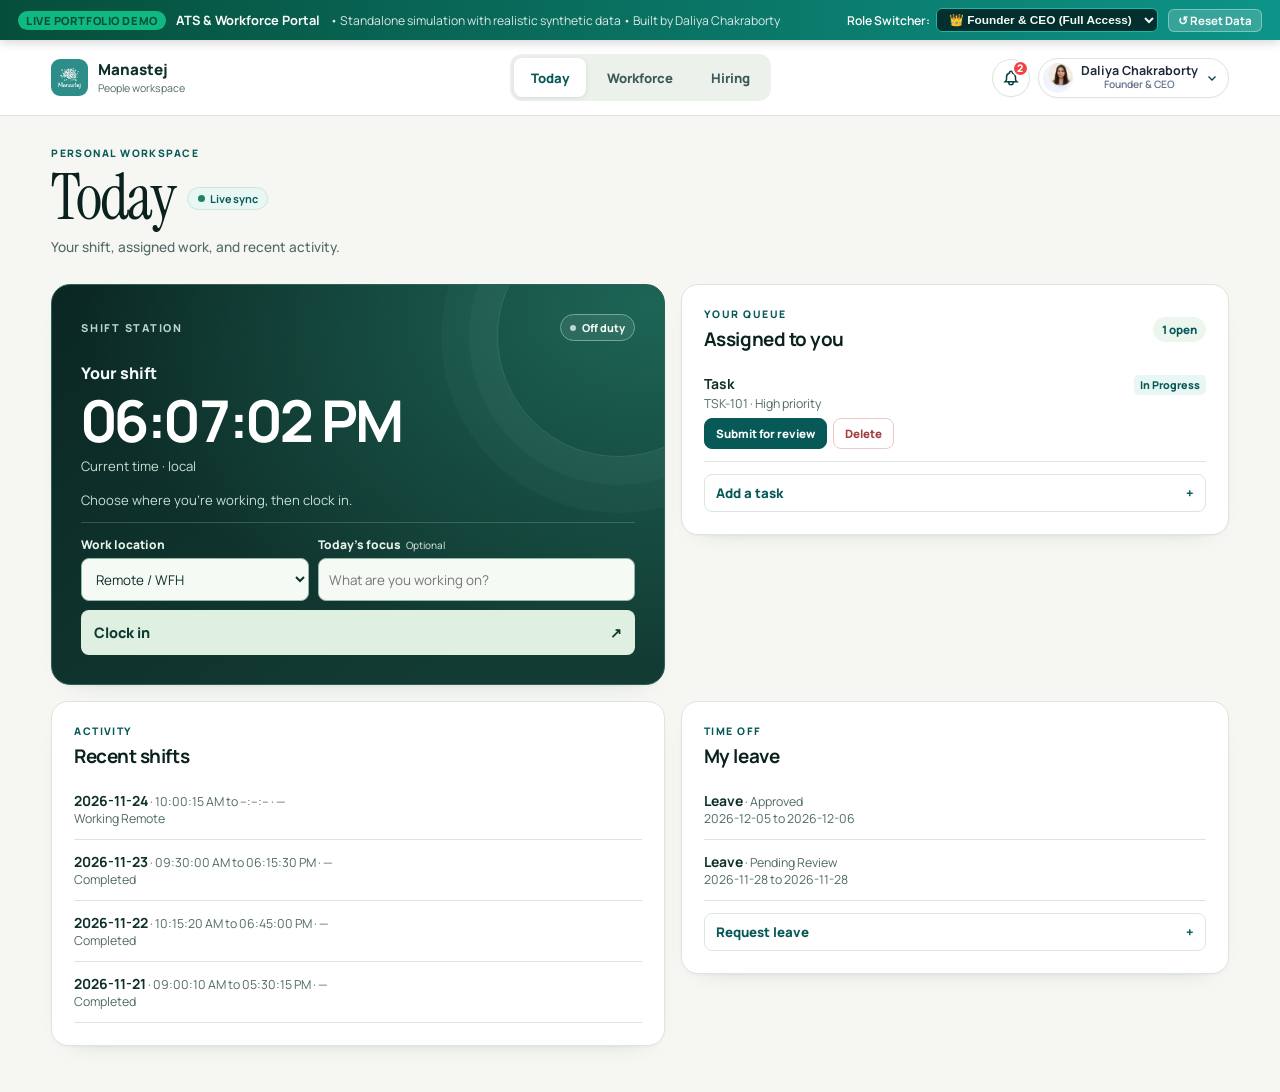
<file: index.html>
<!DOCTYPE html>
<html lang="en">
<head>
  <meta charset="UTF-8">
  <meta name="viewport" content="width=device-width, initial-scale=1.0">
  <title>Manastej Talent Hub & Workforce - Portfolio Demo</title>
  <link rel="icon" type="image/png" href="/assets/workspace-logo.png">
  <script src="/mock-data.js"></script>
  <script src="/mock-api.js"></script>
  <script src="/assets/workspace-clock.js"></script>
  <script src="/assets/activity-heartbeat.js"></script>
  
  <!-- Modern Typography: Plus Jakarta Sans -->
  <link rel="preconnect" href="https://fonts.googleapis.com">
  <link rel="preconnect" href="https://fonts.gstatic.com" crossorigin>
  <link href="https://fonts.googleapis.com/css2?family=Instrument+Serif&family=Manrope:wght@400;500;600;700;800&family=JetBrains+Mono:wght@400;500;600&display=swap" rel="stylesheet">

  <style>
    /* ========================================================= */
    /* DESIGN SYSTEM: EXACT REPLICA OF MANASTEJ TALENT HUB       */
    /* ========================================================= */
    :root {
      --bg-app: #f4f6fc;
      --sidebar-bg: #1e264b;
      --sidebar-active: #4f46e5;
      --sidebar-active-bg: #2d3563;
      --sidebar-text: #94a3b8;
      --sidebar-text-hover: #ffffff;
      
      --card-bg: #ffffff;
      --card-border: #eef2f6;
      --card-shadow: 0 4px 24px -2px rgba(15, 23, 42, 0.04);
      
      --text-main: #1e293b;
      --text-muted: #64748b;
      --text-light: #94a3b8;
      
      --primary: #4f46e5;
      --primary-hover: #4338ca;
      --primary-light: #eef2ff;
      
      --teal: #0d9488;
      --teal-light: #f0fdfa;
      --green: #10b981;
      --green-light: #ecfdf5;
      --amber: #f59e0b;
      --amber-light: #fffbeb;
      --red: #ef4444;
      --red-light: #fef2f2;
      --blue: #0284c7;
      --blue-light: #f0f9ff;
      --purple: #8b5cf6;
      --purple-light: #f5f3ff;
      
      --font-sans: 'Plus Jakarta Sans', -apple-system, BlinkMacSystemFont, 'Segoe UI', Roboto, sans-serif;
      --radius-sm: 8px;
      --radius-md: 12px;
      --radius-lg: 16px;
      --radius-full: 9999px;
    }

    * { box-sizing: border-box; margin: 0; padding: 0; }

    body {
      font-family: var(--font-sans);
      background-color: var(--bg-app);
      color: var(--text-main);
      display: flex;
      min-height: 100vh;
      -webkit-font-smoothing: antialiased;
      overflow-x: hidden;
    }

    /* ========================================================= */
    /* LEFT SIDEBAR NAVIGATION (Exact match to screenshot)       */
    /* ========================================================= */
    .app-sidebar {
      width: 96px;
      background: var(--sidebar-bg);
      display: flex;
      flex-direction: column;
      justify-content: space-between;
      align-items: center;
      padding: 24px 8px 20px 8px;
      flex-shrink: 0;
      position: sticky;
      top: 0;
      height: 100vh;
      z-index: 50;
      box-shadow: 4px 0 20px rgba(0,0,0,0.06);
    }

    .sidebar-top {
      display: flex;
      flex-direction: column;
      align-items: center;
      width: 100%;
      gap: 22px;
    }

    .brand-logo-wrap {
      display: flex;
      flex-direction: column;
      align-items: center;
      gap: 6px;
      cursor: pointer;
      text-decoration: none;
    }

    .lotus-logo-img {
      width: 44px;
      height: 44px;
      object-fit: contain;
      filter: drop-shadow(0 4px 10px rgba(139, 92, 246, 0.35));
    }

    .brand-name-txt {
      font-size: 0.85rem;
      font-weight: 800;
      color: #ffffff;
      letter-spacing: 0.5px;
      text-align: center;
    }

    .sidebar-nav {
      display: flex;
      flex-direction: column;
      align-items: center;
      gap: 8px;
      width: 100%;
    }

    .nav-item {
      display: flex;
      flex-direction: column;
      align-items: center;
      justify-content: center;
      width: 80px;
      padding: 10px 4px;
      border-radius: var(--radius-md);
      color: var(--sidebar-text);
      text-decoration: none;
      font-size: 0.68rem;
      font-weight: 700;
      gap: 5px;
      cursor: pointer;
      transition: all 0.18s ease-in-out;
      border: 1px solid transparent;
      background: transparent;
    }

    .nav-item svg {
      width: 20px;
      height: 20px;
      stroke-width: 2;
    }

    .nav-item:hover {
      color: var(--sidebar-text-hover);
      background: rgba(255, 255, 255, 0.06);
    }

    .nav-item.active {
      background: var(--primary);
      color: #ffffff;
      box-shadow: 0 4px 14px rgba(79, 70, 229, 0.4);
    }

    .sidebar-bottom {
      display: flex;
      flex-direction: column;
      align-items: center;
      width: 100%;
      gap: 14px;
    }

    .sidebar-tagline-wrap {
      display: flex;
      flex-direction: column;
      align-items: center;
      gap: 4px;
      text-align: center;
    }

    .sidebar-tagline-img {
      width: 32px;
      height: 32px;
      opacity: 0.6;
    }

    .sidebar-tagline-txt {
      font-size: 0.62rem;
      font-style: italic;
      color: #7c8ba1;
      line-height: 1.25;
      font-weight: 600;
    }

    /* ========================================================= */
    /* MAIN APP CONTAINER                                        */
    /* ========================================================= */
    .app-main {
      flex: 1;
      min-width: 0;
      overflow-y: auto;
      padding: 20px 32px 30px 32px;
      display: flex;
      flex-direction: column;
      gap: 16px;
    }

    /* ========================================================= */
    /* TOP HEADER: Title, Live Sync badge, Profile               */
    /* ========================================================= */
    .top-header {
      display: flex;
      justify-content: space-between;
      align-items: center;
      width: 100%;
    }

    .header-title-block h1 {
      font-size: 1.35rem;
      font-weight: 800;
      color: #1e264b;
      display: flex;
      align-items: center;
      gap: 10px;
      letter-spacing: -0.2px;
    }

    .live-sync-pill {
      display: inline-flex;
      align-items: center;
      gap: 5px;
      padding: 3px 10px;
      border-radius: var(--radius-full);
      background: #ecfdf5;
      color: #10b981;
      font-size: 0.72rem;
      font-weight: 700;
      border: 1px solid #d1fae5;
    }

    .pulse-dot {
      width: 7px;
      height: 7px;
      border-radius: 50%;
      background: #10b981;
      box-shadow: 0 0 0 0 rgba(16, 185, 129, 0.7);
      animation: pulse 1.8s infinite;
    }

    @keyframes pulse {
      0% { transform: scale(0.95); box-shadow: 0 0 0 0 rgba(16, 185, 129, 0.7); }
      70% { transform: scale(1); box-shadow: 0 0 0 6px rgba(16, 185, 129, 0); }
      100% { transform: scale(0.95); box-shadow: 0 0 0 0 rgba(16, 185, 129, 0); }
    }

    .header-subtitle {
      font-size: 0.76rem;
      color: var(--text-muted);
      margin-top: 3px;
      font-weight: 500;
    }

    .header-profile-block {
      display: flex;
      align-items: center;
      gap: 14px;
    }

    .bell-btn {
      position: relative;
      background: white;
      border: 1px solid #e2e8f0;
      width: 38px;
      height: 38px;
      border-radius: 50%;
      display: flex;
      align-items: center;
      justify-content: center;
      cursor: pointer;
      color: #64748b;
      box-shadow: 0 2px 6px rgba(0,0,0,0.03);
      transition: all 0.15s;
    }

    .bell-btn:hover { color: var(--primary); border-color: var(--primary-light); }

    .bell-badge {
      position: absolute;
      top: 0px;
      right: 0px;
      background: #ef4444;
      color: white;
      font-size: 0.65rem;
      font-weight: 800;
      width: 17px;
      height: 17px;
      border-radius: 50%;
      display: flex;
      align-items: center;
      justify-content: center;
      border: 2px solid white;
    }

    .user-profile-chip {
      position: relative;
      display: flex;
      align-items: center;
      gap: 9px;
      background: white;
      padding: 4px 12px 4px 5px;
      border-radius: var(--radius-full);
      border: 1px solid #e2e8f0;
      box-shadow: 0 2px 6px rgba(0,0,0,0.03);
      cursor: pointer;
    }

    .user-avatar-img {
      width: 30px;
      height: 30px;
      border-radius: 50%;
      object-fit: cover;
      flex-shrink: 0;
    }

    .user-avatar-initials {
      width: 30px;
      height: 30px;
      border-radius: 50%;
      background: #1e264b;
      color: #fff;
      font-size: 0.68rem;
      font-weight: 800;
      display: flex;
      align-items: center;
      justify-content: center;
      letter-spacing: 0.02em;
      flex-shrink: 0;
    }

    .user-name-block {
      display: flex;
      flex-direction: column;
      line-height: 1.15;
      min-width: 0;
    }

    .user-name-txt {
      font-size: 0.78rem;
      font-weight: 700;
      color: #1e293b;
      white-space: nowrap;
    }

    .user-role-txt {
      font-size: 0.64rem;
      font-weight: 600;
      color: #64748b;
      white-space: nowrap;
    }

    .user-menu {
      position: absolute;
      top: calc(100% + 8px);
      right: 0;
      background: white;
      border: 1px solid #e2e8f0;
      border-radius: 12px;
      box-shadow: 0 12px 32px rgba(15, 23, 42, 0.12);
      min-width: 160px;
      padding: 6px;
      z-index: 40;
      display: flex;
      flex-direction: column;
      gap: 2px;
    }

    .user-menu[hidden] { display: none; }

    .user-menu a,
    .user-menu button {
      display: block;
      width: 100%;
      text-align: left;
      background: none;
      border: 0;
      border-radius: 8px;
      padding: 8px 10px;
      font: 600 0.78rem/1.2 var(--font-sans);
      color: #1e293b;
      text-decoration: none;
      cursor: pointer;
    }

    .user-menu a:hover,
    .user-menu button:hover { background: #f1f5f9; }

    .user-menu button { color: #b91c1c; }

    .app-page {
      display: flex;
      flex-direction: column;
      gap: 16px;
    }

    .app-page[hidden] { display: none !important; }

    .page-intro h2 {
      font-size: 1.15rem;
      font-weight: 800;
      color: #1e264b;
    }

    .page-intro p {
      margin-top: 4px;
      color: #64748b;
      font-size: 0.82rem;
      font-weight: 500;
    }

    .dash-actions {
      display: flex;
      flex-wrap: wrap;
      gap: 8px;
    }

    .dash-action {
      background: white;
      border: 1px solid #e2e8f0;
      border-radius: var(--radius-full);
      padding: 8px 14px;
      font: 700 0.78rem/1.2 var(--font-sans);
      color: #1e293b;
      cursor: pointer;
      text-decoration: none;
    }

    .dash-action:hover { border-color: #c7d2fe; background: #f8fafc; }

    .dash-grid {
      display: grid;
      grid-template-columns: repeat(4, minmax(0, 1fr));
      gap: 12px;
    }

    .dash-card {
      text-align: left;
      background: white;
      border: 1px solid #e2e8f0;
      border-radius: 16px;
      padding: 16px;
      cursor: pointer;
      display: flex;
      flex-direction: column;
      gap: 6px;
      font-family: inherit;
      color: inherit;
    }

    .dash-card em {
      font-style: normal;
      font-size: 0.82rem;
      font-weight: 800;
      color: #334155;
    }

    .dash-card strong {
      font-size: 1.35rem;
      font-weight: 800;
      color: #1e264b;
      letter-spacing: -0.3px;
    }

    .dash-card span {
      font-size: 0.74rem;
      font-weight: 600;
      color: #64748b;
    }

    .dash-card.active {
      border-color: #4f46e5;
      box-shadow: 0 0 0 3px #e0e7ff;
    }

    .my-day {
      background: white;
      border: 1px solid #e2e8f0;
      border-radius: 16px;
      padding: 16px;
      display: flex;
      flex-direction: column;
      gap: 14px;
    }

    .my-day-head {
      display: flex;
      justify-content: space-between;
      gap: 12px;
      align-items: center;
    }

    .my-day-head h3 {
      font-size: 1rem;
      font-weight: 800;
      color: #1e264b;
    }

    .my-day-head p {
      margin-top: 3px;
      font-size: 0.78rem;
      color: #64748b;
      font-weight: 600;
    }

    .my-day-timer {
      font-size: 1.25rem;
      font-weight: 800;
      color: #0f766e;
      letter-spacing: -0.3px;
      min-width: 132px;
      text-align: right;
    }

    .my-day-grid {
      display: grid;
      grid-template-columns: 1.2fr 1.2fr 0.9fr;
      gap: 12px;
    }

    .my-day-card {
      border: 1px solid #e2e8f0;
      border-radius: 12px;
      padding: 12px;
      display: flex;
      flex-direction: column;
      gap: 6px;
      background: #f8fafc;
    }

    .my-day-card h4 {
      font-size: 0.82rem;
      font-weight: 800;
      color: #1e293b;
    }

    .my-day-card label {
      font-size: 0.7rem;
      font-weight: 700;
      color: #64748b;
    }

    .my-day-card input,
    .my-day-card select,
    .my-day-card textarea {
      width: 100%;
      border: 1px solid #cbd5e1;
      border-radius: 8px;
      padding: 7px 8px;
      font: 600 0.78rem/1.3 var(--font-sans);
      color: #0f172a;
      background: white;
    }

    .my-day-actions {
      display: flex;
      flex-wrap: wrap;
      gap: 6px;
      margin-top: 4px;
    }

    .my-day-actions button,
    .my-day-card button[type="submit"] {
      border: none;
      border-radius: 999px;
      padding: 7px 12px;
      font: 800 0.75rem/1 var(--font-sans);
      cursor: pointer;
      background: #1e264b;
      color: white;
    }

    .my-day-actions button.secondary {
      background: white;
      color: #1e293b;
      border: 1px solid #cbd5e1;
    }

    .my-day-list {
      display: flex;
      flex-direction: column;
      gap: 6px;
      margin-top: 4px;
    }

    .my-day-item {
      background: white;
      border: 1px solid #e2e8f0;
      border-radius: 8px;
      padding: 8px;
      font-size: 0.75rem;
      color: #334155;
    }

    .my-day-item strong { color: #0f172a; }

    .jira-board {
      display: grid;
      grid-template-columns: repeat(4, minmax(0, 1fr));
      gap: 8px;
      padding: 12px 14px 0;
    }

    .jira-col {
      background: #f8fafc;
      border: 1px solid #e2e8f0;
      border-radius: 12px;
      padding: 8px;
      min-height: 88px;
    }

    .jira-col h4 {
      font-size: 0.72rem;
      font-weight: 800;
      color: #334155;
    }

    .jira-card {
      background: white;
      border: 1px solid #e2e8f0;
      border-radius: 8px;
      padding: 8px;
      margin-top: 6px;
      font-size: 0.74rem;
      color: #334155;
    }

    @media (max-width: 1100px) {
      .jira-board { grid-template-columns: 1fr 1fr; }
    }

    @media (max-width: 1100px) {
      .my-day-grid { grid-template-columns: 1fr; }
    }

    .team-board {
      display: grid;
      grid-template-columns: repeat(auto-fill, minmax(260px, 1fr));
      gap: 12px;
    }

    .team-person {
      background: white;
      border: 1px solid #e2e8f0;
      border-radius: 16px;
      padding: 16px;
      display: flex;
      gap: 12px;
      align-items: flex-start;
    }

    .team-person h3 {
      font-size: 0.92rem;
      font-weight: 800;
      color: #1e293b;
    }

    .team-person p {
      margin-top: 3px;
      font-size: 0.75rem;
      color: #64748b;
      font-weight: 600;
    }

    .analytics-grid {
      display: grid;
      grid-template-columns: 1fr 1fr;
      gap: 12px;
    }

    .analytics-card {
      background: white;
      border: 1px solid #e2e8f0;
      border-radius: 16px;
      padding: 16px 18px;
    }

    .analytics-card h3 {
      font-size: 0.92rem;
      font-weight: 800;
      color: #1e264b;
    }

    .bar-row {
      display: grid;
      grid-template-columns: 128px 1fr 42px;
      gap: 8px;
      align-items: center;
      margin-top: 10px;
      font-size: 0.76rem;
      font-weight: 650;
      color: #334155;
    }

    .bar-track {
      background: #f1f5f9;
      border-radius: 99px;
      height: 8px;
      overflow: hidden;
    }

    .bar-fill {
      height: 100%;
      background: #4f46e5;
      border-radius: 99px;
    }

    .settings-layout {
      display: grid;
      grid-template-columns: minmax(0, 720px) minmax(240px, 320px);
      gap: 12px;
      align-items: start;
    }

    .settings-card {
      background: white;
      border: 1px solid #e2e8f0;
      border-radius: 16px;
      padding: 18px 20px;
    }

    .settings-card h3 {
      font-size: 1rem;
      font-weight: 800;
      color: #1e264b;
    }

    @media (max-width: 1100px) {
      .dash-grid, .analytics-grid, .settings-layout { grid-template-columns: 1fr; }
    }

    /* ========================================================= */
    /* ACTION RIBBON: Sync buttons, Matchmaker, Export           */
    /* ========================================================= */
    .action-ribbon {
      display: flex;
      align-items: center;
      gap: 10px;
      flex-wrap: wrap;
    }

    .ribbon-btn {
      display: inline-flex;
      align-items: center;
      gap: 7px;
      padding: 8px 14px;
      background: #ffffff;
      border: 1px solid #e2e8f0;
      border-radius: var(--radius-md);
      font-size: 0.78rem;
      font-weight: 700;
      color: #334155;
      cursor: pointer;
      transition: all 0.15s ease;
      box-shadow: 0 2px 5px rgba(0,0,0,0.02);
      text-decoration: none;
    }

    .ribbon-btn svg { width: 15px; height: 15px; }

    .ribbon-btn:hover {
      background: #f8fafc;
      border-color: #cbd5e1;
      transform: translateY(-1px);
    }

    .btn-linkedin-icon {
      background: #0a66c2;
      color: white;
      font-weight: 800;
      font-size: 0.7rem;
      width: 18px;
      height: 18px;
      border-radius: 3px;
      display: flex;
      align-items: center;
      justify-content: center;
      line-height: 1;
    }

    .btn-featured-ai {
      background: var(--primary);
      color: #fff;
      border-color: var(--primary);
      box-shadow: none;
    }

    .btn-featured-ai:hover {
      background: var(--primary-hover);
    }

    /* ========================================================= */
    /* 4 KPI METRIC CARDS WITH SPARKLINES (Exact to Screenshot)  */
    /* ========================================================= */
    .kpi-grid {
      display: grid;
      grid-template-columns: repeat(4, 1fr);
      gap: 16px;
      width: 100%;
    }

    .kpi-card {
      background: var(--card-bg);
      border: 1px solid var(--card-border);
      border-radius: var(--radius-lg);
      padding: 18px 20px 16px 20px;
      box-shadow: var(--card-shadow);
      display: flex;
      flex-direction: column;
      gap: 8px;
      cursor: pointer;
      position: relative;
      overflow: hidden;
      transition: all 0.2s ease;
    }

    .kpi-card:hover {
      transform: translateY(-2px);
      box-shadow: 0 8px 24px -2px rgba(15, 23, 42, 0.08);
      border-color: #cbd5e1;
    }

    .kpi-header {
      display: flex;
      align-items: center;
      gap: 9px;
    }

    .kpi-icon-bubble {
      width: 32px;
      height: 32px;
      border-radius: 50%;
      display: flex;
      align-items: center;
      justify-content: center;
      flex-shrink: 0;
    }

    .kpi-icon-bubble svg { width: 17px; height: 17px; }

    .kpi-card-title {
      font-size: 0.82rem;
      font-weight: 700;
      color: #1e293b;
    }

    .kpi-mid-row {
      display: flex;
      align-items: flex-end;
      justify-content: space-between;
      margin-top: 4px;
    }

    .kpi-big-number {
      font-size: 2.1rem;
      font-weight: 800;
      color: #1e264b;
      line-height: 1;
    }

    .kpi-sparkline-wrap {
      width: 110px;
      height: 40px;
      display: flex;
      align-items: flex-end;
      justify-content: flex-end;
    }

    .kpi-sparkline-svg {
      width: 100%;
      height: 100%;
      overflow: visible;
    }

    /* Bar chart on card 2 */
    .kpi-bars-wrap {
      display: flex;
      align-items: flex-end;
      gap: 4px;
      height: 32px;
    }

    .kpi-bar {
      width: 6px;
      background: #34d399;
      border-radius: 3px 3px 0 0;
      transition: height 0.3s;
    }

    /* Avatar cluster on card 4 */
    .kpi-avatar-cluster {
      display: flex;
      align-items: center;
    }

    .kpi-cluster-avatar {
      width: 26px;
      height: 26px;
      border-radius: 50%;
      background: #fdba74;
      border: 2px solid white;
      margin-left: -8px;
      display: flex;
      align-items: center;
      justify-content: center;
      color: white;
      font-size: 0.65rem;
      font-weight: 800;
    }
    .kpi-cluster-avatar:first-child { margin-left: 0; }

    .kpi-footer-txt {
      font-size: 0.72rem;
      color: var(--text-muted);
      font-weight: 600;
      display: flex;
      align-items: center;
      gap: 5px;
    }

    /* Custom Pastel Glows matching image */
    .kpi-psych { background: linear-gradient(135deg, #ffffff 0%, #fbf9ff 100%); }
    .kpi-psych .kpi-icon-bubble { background: #ede9fe; color: #7c3aed; }
    
    .kpi-fit { background: linear-gradient(135deg, #ffffff 0%, #f6fdfa 100%); }
    .kpi-fit .kpi-icon-bubble { background: #ccfbf1; color: #0d9488; }
    
    .kpi-tech { background: linear-gradient(135deg, #ffffff 0%, #f5faff 100%); }
    .kpi-tech .kpi-icon-bubble { background: #e0f2fe; color: #0284c7; }
    
    .kpi-emp { background: linear-gradient(135deg, #ffffff 0%, #fffbf6 100%); }
    .kpi-emp .kpi-icon-bubble { background: #fef3c7; color: #d97706; }

    /* ========================================================= */
    /* MAIN TABLE CARD WRAPPER                                   */
    /* ========================================================= */
    .table-container-card {
      background: var(--card-bg);
      border: 1px solid var(--card-border);
      border-radius: var(--radius-lg);
      box-shadow: var(--card-shadow);
      display: flex;
      flex-direction: column;
      overflow: hidden;
      width: 100%;
    }

    /* Tab strip header */
    .table-tabs-bar {
      display: flex;
      justify-content: space-between;
      align-items: center;
      border-bottom: 1px solid #f1f5f9;
      padding: 0 20px;
      background: #ffffff;
    }

    .tabs-left-group {
      display: flex;
      gap: 8px;
    }

    .main-tab-btn {
      display: inline-flex;
      align-items: center;
      gap: 8px;
      padding: 16px 14px;
      font-size: 0.82rem;
      font-weight: 700;
      color: #64748b;
      background: transparent;
      border: none;
      border-bottom: 3px solid transparent;
      cursor: pointer;
      transition: all 0.15s;
    }

    .main-tab-btn svg { width: 17px; height: 17px; }

    .main-tab-btn:hover { color: #1e293b; }

    .main-tab-btn.active {
      color: var(--primary);
      border-bottom-color: var(--primary);
    }

    .tab-badge {
      font-size: 0.7rem;
      font-weight: 800;
      padding: 2px 8px;
      border-radius: var(--radius-full);
      background: #f1f5f9;
      color: #475569;
    }

    .main-tab-btn.active .tab-badge {
      background: #eef2ff;
      color: var(--primary);
    }

    .btn-send-all-outreach {
      display: inline-flex;
      align-items: center;
      gap: 6px;
      padding: 7px 14px;
      background: white;
      border: 1px solid #e2e8f0;
      border-radius: var(--radius-md);
      font-size: 0.76rem;
      font-weight: 700;
      color: #334155;
      cursor: pointer;
      transition: all 0.15s;
    }

    .btn-send-all-outreach:hover {
      background: #f8fafc;
      border-color: #cbd5e1;
    }

    /* Search & Filter Controls Bar */
    .search-filter-ribbon {
      padding: 14px 20px;
      display: flex;
      justify-content: space-between;
      align-items: center;
      gap: 16px;
      background: #fafbff;
      border-bottom: 1px solid #f1f5f9;
      flex-wrap: wrap;
    }

    .search-pill-wrapper {
      position: relative;
      width: 340px;
    }

    .search-pill-icon {
      position: absolute;
      left: 14px;
      top: 50%;
      transform: translateY(-50%);
      color: #94a3b8;
      width: 15px;
      height: 15px;
    }

    .search-pill-input {
      width: 100%;
      padding: 9px 14px 9px 38px;
      border-radius: var(--radius-full);
      border: 1px solid #e2e8f0;
      background: #ffffff;
      font-family: inherit;
      font-size: 0.8rem;
      color: var(--text-main);
      outline: none;
      transition: all 0.15s;
    }

    .search-pill-input:focus {
      border-color: var(--primary);
      box-shadow: 0 0 0 3px rgba(79, 70, 229, 0.1);
    }

    .filter-pills-row {
      display: flex;
      align-items: center;
      gap: 6px;
      flex-wrap: wrap;
    }

    .filter-lbl {
      font-size: 0.72rem;
      font-weight: 800;
      color: #94a3b8;
      letter-spacing: 0.5px;
      margin-right: 2px;
    }

    .pill-btn {
      display: inline-flex;
      align-items: center;
      gap: 5px;
      padding: 5px 12px;
      border-radius: var(--radius-full);
      border: 1px solid #e2e8f0;
      background: #ffffff;
      font-size: 0.75rem;
      font-weight: 700;
      color: #475569;
      cursor: pointer;
      transition: all 0.15s;
    }

    .pill-btn:hover { background: #f8fafc; border-color: #cbd5e1; }

    .pill-btn.active {
      background: #1e264b;
      color: #ffffff;
      border-color: #1e264b;
    }

    /* Table Component */
    .data-table-wrapper {
      width: 100%;
      overflow-x: auto;
    }

    .replica-table {
      width: 100%;
      border-collapse: collapse;
      font-size: 0.82rem;
      text-align: left;
    }

    .replica-table thead th {
      padding: 12px 18px;
      color: #64748b;
      font-weight: 700;
      font-size: 0.72rem;
      text-transform: capitalize;
      border-bottom: 1px solid #f1f5f9;
      background: #ffffff;
      white-space: nowrap;
    }

    .replica-table tbody tr {
      border-bottom: 1px solid #f8fafc;
      transition: background 0.12s;
    }

    .replica-table tbody tr:hover {
      background: #f8faff;
    }

    .replica-table td {
      padding: 14px 18px;
      vertical-align: middle;
      color: #334155;
    }

    /* Candidate Profile Column */
    .candidate-cell {
      display: flex;
      align-items: center;
      gap: 12px;
    }

    .avatar-bubble {
      width: 34px;
      height: 34px;
      border-radius: 50%;
      background: #ede9fe;
      color: #6d28d9;
      font-weight: 800;
      font-size: 0.76rem;
      display: flex;
      align-items: center;
      justify-content: center;
      flex-shrink: 0;
    }

    .cand-name-title {
      font-weight: 800;
      color: #1e293b;
      font-size: 0.84rem;
      cursor: pointer;
    }
    .cand-name-title:hover { color: var(--primary); }

    .response-sent-mark {
      display: inline-flex;
      align-items: center;
      justify-content: center;
      min-width: 19px;
      height: 19px;
      margin-left: 5px;
      border-radius: 50%;
      background: #dcfce7;
      color: #047857;
      font-size: 0.72rem;
      font-weight: 900;
      vertical-align: middle;
      cursor: help;
    }

    .candidate-invalid-mark {
      display: inline-flex;
      align-items: center;
      justify-content: center;
      width: 19px;
      height: 19px;
      margin-left: 5px;
      border-radius: 50%;
      background: #ffe4e6;
      color: #be123c;
      font-size: 0.72rem;
      font-weight: 900;
      vertical-align: middle;
      cursor: help;
    }

    .cand-meta-sub {
      font-size: 0.72rem;
      color: #94a3b8;
      margin-top: 1px;
    }

    /* RCI License Badges */
    .rci-badge {
      display: inline-flex;
      align-items: center;
      gap: 5px;
      font-size: 0.75rem;
      font-weight: 700;
    }
    .rci-yes { color: #10b981; }
    .rci-no { color: #f59e0b; }

    /* AI Fit Tier column with Star & Progress Bar */
    .ai-tier-cell {
      display: flex;
      align-items: center;
      gap: 10px;
    }

    .ai-tier-label {
      font-weight: 700;
      font-size: 0.78rem;
      white-space: nowrap;
    }
    .tier-strong { color: #10b981; }
    .tier-moderate { color: #f59e0b; }
    .tier-low { color: #ef4444; }

    .mini-progress-bar-bg {
      width: 70px;
      height: 5px;
      border-radius: 3px;
      background: #e2e8f0;
      overflow: hidden;
      display: flex;
    }

    .mini-progress-bar-fill {
      height: 100%;
      border-radius: 3px;
    }
    .fill-strong { background: #10b981; }
    .fill-moderate { background: #f59e0b; }
    .fill-low { background: #ef4444; }

    /* Status dot & badge */
    .status-picker-styled {
      padding: 5px 10px;
      border-radius: var(--radius-full);
      border: 1px solid #e2e8f0;
      background: #ffffff;
      font-size: 0.75rem;
      font-weight: 700;
      color: #334155;
      outline: none;
      cursor: pointer;
    }
    .status-picker-styled:focus { border-color: var(--primary); }

    /* Outreach Dropdown Button */
    .btn-contact-dropdown {
      display: inline-flex;
      align-items: center;
      gap: 5px;
      padding: 5px 11px;
      border-radius: var(--radius-sm);
      border: 1px solid #e2e8f0;
      background: #ffffff;
      font-size: 0.74rem;
      font-weight: 700;
      color: #334155;
      cursor: pointer;
      text-decoration: none;
    }
    .btn-contact-dropdown:hover { background: #f8fafc; border-color: #cbd5e1; }

    /* Action Buttons in Table */
    .action-btns-group {
      display: flex;
      align-items: center;
      justify-content: flex-end;
      gap: 6px;
    }

    .btn-action-offer {
      padding: 5px 13px;
      border-radius: var(--radius-full);
      border: none;
      background: #0d9488;
      color: #ffffff;
      font-size: 0.74rem;
      font-weight: 800;
      cursor: pointer;
      transition: all 0.15s;
    }
    .btn-action-offer:hover { background: #0f766e; }

    .btn-action-hire {
      padding: 5px 15px;
      border-radius: var(--radius-full);
      border: none;
      background: #2563eb;
      color: #ffffff;
      font-size: 0.74rem;
      font-weight: 800;
      cursor: pointer;
      transition: all 0.15s;
    }
    .btn-action-hire:hover { background: #1d4ed8; }

    .btn-action-view {
      padding: 5px 12px;
      border-radius: var(--radius-full);
      border: 1px solid #e2e8f0;
      background: white;
      color: #475569;
      font-size: 0.74rem;
      font-weight: 700;
      cursor: pointer;
      transition: all 0.15s;
      display: inline-flex;
      align-items: center;
      justify-content: center;
      text-decoration: none;
    }
    .btn-action-view:hover { background: #f8fafc; border-color: #cbd5e1; color: #1e293b; }

    .cand-cv-badge {
      display: inline-flex;
      align-items: center;
      gap: 3px;
      font-size: 0.70rem;
      font-weight: 700;
      color: #4338ca;
      background: #eef2ff;
      border: 1px solid #e0e7ff;
      padding: 1px 7px;
      border-radius: 4px;
      text-decoration: none;
      transition: all 0.15s;
      cursor: pointer;
      line-height: 1.4;
    }
    .cand-cv-badge:hover {
      background: #4338ca;
      color: #ffffff;
      border-color: #4338ca;
    }
    button.cand-cv-badge, button.btn-action-view {
      font-family: inherit;
    }

    /* Table Footer Bar (Exact to Screenshot) */
    .table-footer-bar {
      padding: 12px 20px;
      display: flex;
      justify-content: space-between;
      align-items: center;
      border-top: 1px solid #f1f5f9;
      background: #ffffff;
    }

    .security-badge {
      display: inline-flex;
      align-items: center;
      gap: 6px;
      font-size: 0.74rem;
      color: #94a3b8;
      font-weight: 600;
    }

    .pagination-cluster {
      display: flex;
      align-items: center;
      gap: 12px;
      font-size: 0.76rem;
      color: #64748b;
      font-weight: 600;
    }

    .rows-select {
      padding: 3px 6px;
      border-radius: 4px;
      border: 1px solid #e2e8f0;
      font-size: 0.74rem;
      font-family: inherit;
      color: #334155;
    }

    .page-arrow-btn {
      width: 26px;
      height: 26px;
      border-radius: 50%;
      border: 1px solid #e2e8f0;
      background: white;
      display: inline-flex;
      align-items: center;
      justify-content: center;
      cursor: pointer;
      color: #64748b;
    }
    .page-arrow-btn:hover { background: #f8fafc; border-color: #cbd5e1; }
    .page-arrow-btn:disabled { opacity: 0.4; cursor: not-allowed; }

    /* ========================================================= */
    /* MODAL DIALOGS (Fixed scroll, pinned header & footer)      */
    /* ========================================================= */
    .modal-backdrop {
      position: fixed;
      top: 0; left: 0; width: 100vw; height: 100vh;
      background: rgba(15, 23, 42, 0.6);
      backdrop-filter: blur(4px);
      display: none;
      align-items: center;
      justify-content: center;
      z-index: 999;
      padding: 16px;
    }

    .modal-card {
      background: white;
      width: 100%;
      max-width: 680px;
      max-height: 90vh;
      border-radius: var(--radius-lg);
      box-shadow: 0 20px 40px -10px rgba(0,0,0,0.2);
      display: flex;
      flex-direction: column;
      overflow: hidden;
      animation: modalFade 0.18s ease-out;
    }

    @keyframes modalFade { from { opacity: 0; transform: scale(0.97); } to { opacity: 1; transform: scale(1); } }

    .modal-card form {
      display: flex;
      flex-direction: column;
      flex: 1;
      min-height: 0;
      overflow: hidden;
    }

    .modal-header {
      padding: 16px 22px;
      border-bottom: 1px solid #f1f5f9;
      display: flex;
      justify-content: space-between;
      align-items: center;
      background: #fafafa;
      flex-shrink: 0;
    }

    .modal-header h3 { font-size: 1.05rem; font-weight: 800; color: #1e264b; }
    
    .modal-close {
      background: transparent;
      border: none;
      font-size: 1.4rem;
      cursor: pointer;
      color: #94a3b8;
      line-height: 1;
    }
    .modal-close:hover { color: #1e293b; }

    .modal-body {
      padding: 18px 22px;
      overflow-y: auto;
      flex: 1;
      min-height: 0;
      display: flex;
      flex-direction: column;
      gap: 14px;
    }

    .modal-footer {
      padding: 14px 22px;
      border-top: 1px solid #f1f5f9;
      background: #fafafa;
      display: flex;
      justify-content: flex-end;
      align-items: center;
      gap: 10px;
      flex-shrink: 0;
    }

    .btn {
      padding: 8px 18px;
      border-radius: var(--radius-sm);
      font-size: 0.82rem;
      font-weight: 700;
      cursor: pointer;
      border: none;
      transition: all 0.15s ease;
      display: inline-flex;
      align-items: center;
      justify-content: center;
      gap: 6px;
      text-decoration: none;
    }
    .btn-primary {
      background: #2563eb;
      color: #ffffff;
    }
    .btn-primary:hover { background: #1d4ed8; }
    .btn-secondary {
      background: #ffffff;
      color: #475569;
      border: 1px solid #cbd5e1;
    }
    .btn-secondary:hover { background: #f8fafc; color: #1e293b; border-color: #94a3b8; }

    .form-group { display: flex; flex-direction: column; gap: 5px; }
    .form-label { font-size: 0.78rem; font-weight: 700; color: #334155; }
    .form-control {
      padding: 9px 12px;
      border-radius: var(--radius-sm);
      border: 1px solid #cbd5e1;
      font-size: 0.82rem;
      font-family: inherit;
    }
    .form-control:focus { outline: none; border-color: var(--primary); }

    /* Toast Notification */
    #toast-msg {
      position: fixed;
      bottom: 24px;
      right: 28px;
      background: #1e264b;
      color: white;
      padding: 12px 18px;
      border-radius: var(--radius-md);
      box-shadow: 0 10px 25px rgba(0,0,0,0.2);
      font-size: 0.82rem;
      font-weight: 700;
      z-index: 10000;
      display: none;
      align-items: center;
      gap: 8px;
      animation: toastIn 0.25s ease-out;
    }
    @keyframes toastIn { from { transform: translateY(15px); opacity: 0; } to { transform: translateY(0); opacity: 1; } }
  </style>
  <link rel="stylesheet" href="/assets/workspace-theme.css">
</head>
<body class="hiring-desk">

  <!-- Portfolio Showcase Demo Mode Bar -->
  <div id="portfolio-demo-bar" style="background: linear-gradient(90deg, #064e3b 0%, #0d9488 100%); color: #ffffff; padding: 8px 18px; display: flex; justify-content: space-between; align-items: center; font-size: 0.8rem; z-index: 999999; box-shadow: 0 2px 10px rgba(0,0,0,0.18); position: sticky; top: 0; width: 100%; box-sizing: border-box; flex-wrap: wrap; gap: 8px;">
    <div style="display: flex; align-items: center; gap: 10px; flex-wrap: wrap;">
      <span style="background: #10b981; color: #064e3b; font-weight: 800; padding: 2px 8px; border-radius: 99px; font-size: 0.7rem; text-transform: uppercase; letter-spacing: 0.05em;">Live Portfolio Demo</span>
      <strong>ATS &amp; Workforce Portal</strong>
      <span style="opacity: 0.85; font-size: 0.76rem;">• Standalone simulation with realistic synthetic data • Built by Daliya Chakraborty</span>
    </div>
    <div style="display: flex; align-items: center; gap: 10px; flex-wrap: wrap;">
      <label style="display: flex; align-items: center; gap: 6px; font-size: 0.76rem; font-weight: 600;">
        <span>Role Switcher:</span>
        <select id="demo-role-select" onchange="window.switchDemoRole(this.value)" style="background: #042f2e; color: #f0fdf4; border: 1px solid #14b8a6; padding: 3px 8px; border-radius: 6px; font-size: 0.74rem; font-weight: 700; cursor: pointer;">
          <option value="super_admin">👑 Founder &amp; CEO (Full Access)</option>
          <option value="hr_manager">📋 HR Operations Lead</option>
          <option value="intern">💻 Software Engineer Intern</option>
        </select>
      </label>
      <button onclick="window.resetDemoData()" style="background: rgba(255,255,255,0.18); border: 1px solid rgba(255,255,255,0.35); color: #ffffff; padding: 3px 9px; border-radius: 6px; font-size: 0.72rem; font-weight: 700; cursor: pointer;">↺ Reset Data</button>
    </div>
  </div>
  <script>
    (function() {
      try {
        const store = JSON.parse(localStorage.getItem('MANASTEJ_PORTFOLIO_STORE_V4') || '{}');
        const role = store.currentRole || 'super_admin';
        const sel = document.getElementById('demo-role-select');
        if (sel) sel.value = role;
      } catch(e) {}
    })();
  </script>

  <!-- ========================================================= -->
  <!-- LEFT SIDEBAR                                              -->
  <!-- ========================================================= -->
  <div class="desk-masthead"><div class="desk-masthead-inner">
    <a class="desk-brand" href="#/today"><img src="/assets/workspace-logo.png" alt=""><span><strong>Manastej</strong><small>People workspace</small></span></a>
    <nav class="desk-primary" aria-label="Workspace">
      <a id="nav-today" href="#/today" aria-current="page">Today</a><a id="nav-dashboard" href="#/workforce/attendance">Workforce</a><a id="nav-talent" href="#/hiring">Hiring</a>
    </nav>
      <div class="header-profile-block">
        <button class="bell-btn" onclick="openSignedOffersModal()" title="Signed offers" aria-label="Signed offers">
          <svg width="18" height="18" fill="none" stroke="currentColor" stroke-width="2" viewBox="0 0 24 24"><path d="M15 17h5l-1.405-1.405A2.032 2.032 0 0118 14.158V11a6.002 6.002 0 00-4-5.659V5a2 2 0 10-4 0v.341C7.67 6.165 6 8.388 6 11v3.159c0 .538-.214 1.055-.595 1.436L4 17h5m6 0v1a3 3 0 11-6 0v-1m6 0H9"/></svg>
          <span class="bell-badge" id="bell-notif-count"></span>
        </button>

        <div class="user-profile-chip" id="signed-in-chip">
          <button class="profile-trigger" type="button" aria-label="Account menu" aria-expanded="false" aria-controls="signed-in-menu">
          <img id="signed-in-photo" alt="" class="user-avatar-img" style="display:none">
          <span id="signed-in-initials" class="user-avatar-initials" aria-hidden="true">—</span>
          <span class="user-name-block">
            <span class="user-name-txt" id="signed-in-name">Signed in</span>
            <span class="user-role-txt" id="signed-in-role"></span>
          </span>
          <svg width="12" height="12" fill="none" stroke="currentColor" stroke-width="2.5" viewBox="0 0 24 24"><path d="M19 9l-7 7-7-7"/></svg>
          </button>
          <div class="user-menu" id="signed-in-menu" hidden>
            <a href="#/today">Staff desk</a>
            <a href="#/workforce/attendance">Workforce desk</a>
            <a href="mailto:founder@manastej.com">Founder contact</a>
            <button type="button" id="signed-in-logout" style="color: #0d9488; font-weight: 700;">↺ Reset demo data</button>
          </div>
        </div>
      </div>
  </div></div>

  <!-- ========================================================= -->
  <!-- MAIN WORKSPACE                                            -->
  <!-- ========================================================= -->
  <main class="app-main" id="workspace-main">

    <!-- Top Header -->
    <header class="top-header">
      <div class="header-title-block">
        <span class="workspace-label" id="workspace-area">Personal workspace</span>
        <h1>
          <span id="header-screen-title">Today</span>
          <span class="live-sync-pill" id="workspace-sync" data-status="loading" role="status"><span class="pulse-dot" aria-hidden="true"></span><span id="workspace-sync-label">Connecting</span></span>
        </h1>
        <div class="header-subtitle" id="header-screen-sub">
          Your shift, assigned work, and recent activity.
        </div>
      </div>

    </header>

    <nav class="desk-secondary" id="workspace-subnav" aria-label="Section" hidden></nav>

    <div id="page-today" class="app-page today-page">
      <div class="today-grid">
        <section class="shift-station" id="my-day" aria-labelledby="my-day-title" data-shift="loading">
          <div class="station-top"><span>SHIFT STATION</span><span class="station-status" id="my-shift-state" role="status">Checking shift</span></div>
          <div class="station-main"><h2 id="my-day-title">Your shift</h2><span class="station-time" id="my-day-timer">—</span><span id="my-time-label" class="station-caption">Loading shift details</span></div>
          <p class="station-note" id="my-shift-note">Connecting to the staff desk.</p>
          <form class="station-form" id="my-start-panel" onsubmit="event.preventDefault(); submitMyClockIn()" hidden>
            <div><label for="my-work-mode">Work location</label><select id="my-work-mode"><option>Remote / WFH</option><option>Office</option><option>Field / Client</option></select></div>
            <div><label for="my-start-notes">Today’s focus <small>Optional</small></label><input id="my-start-notes" type="text" maxlength="240" placeholder="What are you working on?"></div>
            <button type="submit" id="my-clock-in" class="station-cta">Clock in <span aria-hidden="true">↗</span></button>
          </form>
          <form class="station-form station-end" id="my-end-panel" onsubmit="event.preventDefault(); submitMyClockOut()" hidden>
            <div><label for="my-work-summary">Shift summary</label><textarea id="my-work-summary" rows="2" maxlength="500" required placeholder="What did you finish? What needs a handoff?"></textarea></div>
            <button type="submit" id="my-clock-out" class="station-cta">Clock out <span aria-hidden="true">↗</span></button>
          </form>
          <p class="station-error" id="my-shift-error" role="alert" hidden></p><button type="button" class="station-cta" id="my-shift-retry" onclick="loadMyDay()" hidden>Retry shift status</button>
        </section>
        <section class="today-card today-work" aria-labelledby="today-work-heading">
          <header class="today-card-head"><div><p class="today-kicker">YOUR QUEUE</p><h2 id="today-work-heading">Assigned to you</h2></div><span id="my-task-total" class="today-count" hidden></span></header>
          <div class="my-day-list" id="my-task-list"><p class="today-empty">Loading your assigned work…</p></div>
          <details class="today-disclosure"><summary>Add a task <span aria-hidden="true">+</span></summary><form class="my-day-card" onsubmit="return submitMyTask(event)">

            <label for="my-task-title">Task</label>
            <input id="my-task-title" type="text" placeholder="What you need to finish" maxlength="160" required>
            <label for="my-task-category">Category</label>
            <select id="my-task-category">
              <option>General</option>
              <option>Tech / AI</option>
              <option>Hiring</option>
              <option>HR Operations</option>
              <option>Onboarding</option>
            </select>
            <label for="my-task-priority">Priority</label>
            <select id="my-task-priority">
              <option>Medium</option>
              <option>High</option>
              <option>Low</option>
            </select>
            <label for="my-task-due">Due date</label>
            <input id="my-task-due" type="date">
            <label for="my-task-notes">Notes</label>
            <input id="my-task-notes" type="text" maxlength="240" placeholder="Optional">
            <button type="submit">Add my task</button>

          </form></details>
        </section>
        <section class="today-card" aria-labelledby="today-history-heading"><header class="today-card-head"><div><p class="today-kicker">ACTIVITY</p><h2 id="today-history-heading">Recent shifts</h2></div></header><div class="my-day-list" id="my-shift-list"><p class="today-empty">Loading shift history…</p></div></section>
        <section class="today-card" aria-labelledby="today-leave-heading"><header class="today-card-head"><div><p class="today-kicker">TIME OFF</p><h2 id="today-leave-heading">My leave</h2></div></header><div class="my-day-list" id="my-leave-list"><p class="today-empty">Loading requests…</p></div><details class="today-disclosure"><summary>Request leave <span aria-hidden="true">+</span></summary><form class="my-day-card" onsubmit="return submitMyLeave(event)">

            <label for="my-leave-type">Type</label>
            <select id="my-leave-type">
              <option>Casual Leave</option>
              <option>Sick Leave</option>
              <option>Earned Leave</option>
              <option>Work From Home</option>
            </select>
            <label for="my-leave-start">From</label>
            <input id="my-leave-start" type="date" required>
            <label for="my-leave-end">To</label>
            <input id="my-leave-end" type="date" required>
            <label for="my-leave-reason">Reason</label>
            <textarea id="my-leave-reason" rows="2" maxlength="400" required placeholder="Why you need the leave"></textarea>
            <button type="submit">Submit leave</button>

          </form></details></section>
      </div>
    </div>

    <div id="page-dashboard" class="app-page" hidden>
      <div class="page-intro">
        <div><h2>Operations desk</h2><p>Review shifts, shared work, and requests across the team.</p></div>
        <div class="workspace-tools">
          <a class="dash-action tool-primary" href="/app" target="_blank" rel="noopener">Open staff app &#8599;</a>
          <details class="tool-menu"><summary class="dash-action">Workforce tools</summary><div class="tool-menu-content">
        <button type="button" class="dash-action" onclick="syncEmployeeMailDocs()">Parse from Founder &amp; HR Mail</button>
        <button type="button" class="dash-action" onclick="openImportEmployeeCsvModal()">Import Employee CSV</button>
        <button type="button" class="dash-action" onclick="rescanSignedNdasFolder()">Scan Signed NDAs Folder</button>
        <button type="button" class="dash-action" onclick="openRemoteWorkforceModal()">Share Employee App</button>
                  </div></details>
        </div>
      </div>
      <dl class="ops-metrics"><div><dt>On the team</dt><dd id="emp-subtab-count-roster">—</dd></div><div><dt>Live shifts</dt><dd id="emp-subtab-count-working">—</dd></div><div><dt>Open work</dt><dd id="emp-subtab-count-tasks">—</dd></div><div><dt>Leave queue</dt><dd id="emp-subtab-count-leaves">—</dd></div></dl>
      <div class="table-container-card" id="dash-work">
        <div class="section-heading">
          <div class="section-heading-main"><h3 id="work-view-title">Team roster</h3><p id="work-view-note">Scroll the table to see more columns.</p></div>
          <div class="section-tools">
            <p id="work-view-meta" class="section-meta" aria-live="polite" hidden></p>
            <button type="button" class="table-refresh" id="work-view-refresh" aria-label="Refresh team roster" onclick="refreshActiveWorkView()">
              <svg fill="none" stroke="currentColor" stroke-width="2" viewBox="0 0 24 24" aria-hidden="true"><path d="M20 11a8 8 0 10-2.3 5.7M20 4v7h-7"/></svg>
              Refresh
            </button>
          </div>
        </div>
        <div class="work-scroll" tabindex="0" role="region" aria-labelledby="work-view-title">
        <!-- Sub-View 1: Team Roster Table -->
        <div id="emp-subview-roster">
          <table class="replica-table roster-table">
            <thead>
              <tr>
                <th scope="col">Employee</th>
                <th scope="col">Role</th>
                <th scope="col">Today&rsquo;s shift</th>
                <th scope="col">Tasks</th>
                <th scope="col">Department</th>
                <th scope="col">Contact</th>
                <th scope="col">Joined</th>
                <th scope="col">Documents</th>
                <th scope="col">Status</th>
                <th scope="col">NDA</th>
                <th scope="col" class="is-end">Actions</th>
              </tr>
            </thead>
            <tbody id="tbody-emp">
              <tr class="ms-table-state" data-kind="loading"><td colspan="11"><strong>Loading the team roster…</strong></td></tr>
            </tbody>
          </table>
        </div>

        <!-- Sub-View 2: Attendance & Shifts Table -->
        <div id="emp-subview-attendance" style="display: none;">
          <table class="replica-table attendance-table" aria-describedby="work-view-meta">
            <colgroup><col style="width:22%"><col style="width:13%"><col style="width:9%"><col style="width:10%"><col style="width:8%"><col style="width:27%"><col style="width:11%"></colgroup>
            <thead>
              <tr>
                <th scope="col">Employee</th>
                <th scope="col">Mode</th>
                <th scope="col">Clock in</th>
                <th scope="col">Clock out</th>
                <th scope="col">Hours</th>
                <th scope="col">Summary</th>
                <th scope="col">Status</th>
              </tr>
            </thead>
            <tbody id="tbody-emp-attendance">
              <tr class="ms-table-state" data-kind="loading"><td colspan="7"><strong>Loading attendance…</strong></td></tr>
            </tbody>
          </table>
        </div>

        <!-- Sub-View 3: Leave Requests Queue Table -->
        <div id="emp-subview-leaves" style="display: none;">
          <table class="replica-table leave-table">
            <colgroup><col style="width:19%"><col style="width:11%"><col style="width:14%"><col style="width:21%"><col style="width:9%"><col style="width:9%"><col style="width:17%"></colgroup>
            <thead>
              <tr>
                <th scope="col">Employee</th>
                <th scope="col">Type</th>
                <th scope="col">Dates</th>
                <th scope="col">Reason</th>
                <th scope="col">Applied</th>
                <th scope="col">Status</th>
                <th scope="col" class="is-end">Review</th>
              </tr>
            </thead>
            <tbody id="tbody-emp-leaves">
              <tr class="ms-table-state" data-kind="loading"><td colspan="7"><strong>Loading leave requests…</strong></td></tr>
            </tbody>
          </table>
        </div>

        <!-- Sub-View 4: Company-wide Tasks & Deliverables Board -->
        <div id="emp-subview-tasks" style="display: none;">
          <div class="table-toolbar">
            <div class="table-toolbar-group">
              <label class="sr-only" for="tasks-filter-search">Search tasks</label>
              <input id="tasks-filter-search" type="search" class="table-filter" placeholder="Search tasks, people, or details" oninput="filterAdminTasksTable()">
              <label class="sr-only" for="tasks-filter-emp">Filter by employee</label>
              <select id="tasks-filter-emp" class="table-filter" onchange="filterAdminTasksTable()">
                <option value="all">All employees</option>
              </select>
              <label class="sr-only" for="tasks-filter-dept">Filter by department</label>
              <select id="tasks-filter-dept" class="table-filter" onchange="filterAdminTasksTable()">
                <option value="all">All departments</option>
              </select>
              <label class="sr-only" for="tasks-filter-status">Filter by status</label>
              <select id="tasks-filter-status" class="table-filter" onchange="filterAdminTasksTable()">
                <option value="all">All statuses</option>
                <option value="In Progress">In progress</option>
                <option value="Pending Review">Pending review</option>
                <option value="Completed">Completed</option>
                <option value="Pending">Pending</option>
              </select>
              <p class="table-toolbar-note">Assignees update their work. A Super Admin, Tech Lead, or the original task assigner can review submissions.</p>
            </div>
            <button type="button" class="table-primary" onclick="openAssignTaskModal()">Assign task</button>
          </div>
          <div id="jira-board" class="jira-board"></div>
          <table class="replica-table task-table">
            <colgroup><col style="width:8%"><col style="width:15%"><col style="width:26%"><col style="width:9%"><col style="width:8%"><col style="width:9%"><col style="width:10%"><col style="width:15%"></colgroup>
            <thead>
              <tr>
                <th scope="col">Task</th>
                <th scope="col">Assignee</th>
                <th scope="col">Title and details</th>
                <th scope="col">Category</th>
                <th scope="col">Priority</th>
                <th scope="col">Due</th>
                <th scope="col">Status</th>
                <th scope="col" class="is-end">Actions</th>
              </tr>
            </thead>
            <tbody id="tbody-emp-tasks">
              <tr class="ms-table-state" data-kind="loading"><td colspan="8"><strong>Loading tasks…</strong></td></tr>
            </tbody>
          </table>
        </div>
        </div>
      </div>
    </div>

    <div id="page-talent" class="app-page" hidden>
    <!-- Action Ribbon (Sync buttons, Matchmaker, Export) -->
    <div class="page-intro action-ribbon"><div><h2>Candidate pipelines</h2><p>Review applicants, check fit, and manage outreach.</p></div>
      <div class="workspace-tools"><button class="ribbon-btn btn-featured-ai" onclick="openJdSettingsModal()">
        <svg fill="none" stroke="currentColor" stroke-width="2" viewBox="0 0 24 24"><path d="M5 3v4M3 5h4M6 17v4m-2-2h4m5-16l2.286 6.857L21 12l-5.714 2.143L13 21l-2.286-6.857L5 12l5.714-2.143L13 3z"/></svg>
        AI JD Matchmaker
      </button><button class="ribbon-btn" id="btn-import" onclick="openImportModal()" title="Upload LineupX or Candidate CSV file">
        <svg fill="none" stroke="currentColor" stroke-width="2" viewBox="0 0 24 24"><path d="M4 16v1a3 3 0 003 3h10a3 3 0 003-3v-1m-4-8l-4-4m0 0L8 8m4-4v12"/></svg>
        Import LineupX CSV
      </button>
        <details class="tool-menu"><summary class="ribbon-btn">More tools</summary><div class="tool-menu-content">
          <p class="menu-group">Import &amp; sync</p><button class="ribbon-btn" id="btn-sync-linkedin" onclick="triggerSyncLinkedIn()" title="Scan & Sync all LinkedIn applicant CSV exports from Downloads & local pipeline">
        <span class="btn-linkedin-icon">in</span>
        Sync LinkedIn
      </button>
<button class="ribbon-btn" id="btn-sync-email" onclick="triggerSyncInbox()" title="Connect to hr@manastej.com">
        <svg fill="none" stroke="currentColor" stroke-width="2" viewBox="0 0 24 24"><path d="M3 8l7.89 5.26a2 2 0 002.22 0L21 8M5 19h14a2 2 0 002-2V7a2 2 0 00-2-2H5a2 2 0 00-2 2v10a2 2 0 002 2z"/></svg>
        Sync Email
      </button>
<button class="ribbon-btn" id="btn-scan-resumes" onclick="triggerScanResumes()" title="Scan Resumes Folder for New PDF/DOCX CVs & Auto-Score">
        <svg fill="none" stroke="currentColor" stroke-width="2" viewBox="0 0 24 24"><path d="M9 12h6m-6 4h6m2 5H7a2 2 0 01-2-2V5a2 2 0 012-2h5.586a1 1 0 01.707.293l5.414 5.414a1 1 0 01.293.707V19a2 2 0 01-2 2z"/></svg>
        Scan Resumes
      </button>
<button class="ribbon-btn" id="btn-lineupx" onclick="triggerSyncLineupX()" title="Direct LineupX Sync">
        <svg fill="none" stroke="currentColor" stroke-width="2" viewBox="0 0 24 24"><path d="M13 10V3L4 14h7v7l9-11h-7z"/></svg>
        LineupX API
      </button>
<button class="ribbon-btn" id="btn-import-linkedin" onclick="openLinkedInImportModal()" title="Upload & Import LinkedIn Recruiter or Jobs Applicants CSV">
        <span class="btn-linkedin-icon">in</span>
        Import LinkedIn CSV
      </button>
<button class="ribbon-btn" onclick="triggerRunExtraction()" title="Parse & score newly downloaded resumes">
        <svg fill="none" stroke="currentColor" stroke-width="2" viewBox="0 0 24 24"><path d="M9 12h6m-6 4h6m2 5H7a2 2 0 01-2-2V5a2 2 0 012-2h5.586a1 1 0 01.707.293l5.414 5.414a1 1 0 01.293.707V19a2 2 0 01-2 2z"/></svg>
        Parse &amp; score resumes
      </button>
          <p class="menu-group">People &amp; documents</p><button class="ribbon-btn" onclick="openAddEmployeeModal()">
        <svg fill="none" stroke="currentColor" stroke-width="2" viewBox="0 0 24 24"><path d="M12 4v16m8-8H4"/></svg>
        Add Employee
      </button>
<button class="ribbon-btn" id="btn-signed-ndas" onclick="openSignedNdasModal()" title="View Stored Signed NDAs & Manage Signed_NDAs_Roster.csv">
        <svg fill="none" stroke="currentColor" stroke-width="2" viewBox="0 0 24 24"><path d="M9 12h6m-6 4h6m2 5H7a2 2 0 01-2-2V5a2 2 0 012-2h5.586a1 1 0 01.707.293l5.414 5.414a1 1 0 01.293.707V19a2 2 0 01-2 2z"/></svg>
        Signed NDAs (<span id="signed-ndas-count">—</span>)
      </button>
<button class="ribbon-btn" id="btn-signed-offers" onclick="openSignedOffersModal()" title="View saved offer letters on disk">
        <svg fill="none" stroke="currentColor" stroke-width="2" viewBox="0 0 24 24"><path d="M9 12l2 2 4-4m6 2a9 9 0 11-18 0 9 9 0 0118 0z"/></svg>
        Offer letter archive (<span id="signed-offers-badge">0</span>)
      </button>
<button class="ribbon-btn" id="btn-standalone-offer" onclick="openStandaloneOfferModal()" title="Generate &amp; dispatch an official offer letter and NDA">
        <svg fill="none" stroke="currentColor" stroke-width="2" viewBox="0 0 24 24"><path d="M7 3h7l5 5v13H7a2 2 0 01-2-2V5a2 2 0 012-2zM14 3v6h6M9 14h6M9 18h6"/></svg>
        Generate standalone offer
      </button>
<button class="ribbon-btn" onclick="openRemoteWorkforceModal()" title="Open Remote Employee App &amp; Attendance Portal">
        <svg fill="none" stroke="currentColor" stroke-width="2" viewBox="0 0 24 24"><path d="M12 18h.01M8 21h8a2 2 0 002-2V5a2 2 0 00-2-2H8a2 2 0 00-2 2v14a2 2 0 002 2z"/></svg>
        Remote Employee App
      </button>
<button class="ribbon-btn" id="btn-whatsapp-hub" onclick="openWhatsAppModal()" title="WhatsApp Client Automation & Direct Founder Connect (+91 7003938978)">
        WhatsApp connect
      </button>
<a href="/download" class="ribbon-btn" title="Download master spreadsheet">
        <svg fill="none" stroke="currentColor" stroke-width="2" viewBox="0 0 24 24"><path d="M4 16v1a3 3 0 003 3h10a3 3 0 003-3v-1m-4-4l-4 4m0 0l-4-4m4 4V4"/></svg>
        Export spreadsheet
      </a>
        </div></details>
      </div>
    </div>

    <section class="hiring-pulse" aria-label="Recruiting snapshot"><div><span>Clinical awaiting review</span><strong id="kpi-psych-count">—</strong><small id="kpi-psych-footer">Waiting for roster</small></div><div><span>Strong clinical fit</span><strong id="kpi-fit-count">—</strong><small id="kpi-fit-breakdown">Waiting for scores</small></div><div><span>Tech awaiting review</span><strong id="kpi-tech-count">—</strong><small id="kpi-tech-subtext">Waiting for roster</small></div><a href="#/workforce/directory"><span>Active team</span><strong id="kpi-emp-count">—</strong><small>Open directory ↗</small></a></section>

    <!-- Main Table Container Card -->
    <div class="table-container-card">
      
      <!-- Top Tabs Strip -->
      <div class="table-tabs-bar">
        <div class="tabs-left-group">
          <button class="main-tab-btn active" id="tab-btn-psych" onclick="switchView('psych')">
            <svg fill="none" stroke="currentColor" viewBox="0 0 24 24"><path d="M9.663 17h4.673M12 3v1m6.364 1.636l-.707.707M21 12h-1M4 12H3m3.343-5.657l-.707-.707m2.828 9.9a5 5 0 117.072 0l-.548.547A3.374 3.374 0 0014 18.469V19a2 2 0 11-4 0v-.531c0-.895-.356-1.754-.988-2.386l-.548-.547z"/></svg>
            Psychologists Onboarding
            <span class="tab-badge" id="tab-count-psych">—</span>
          </button>

          <button class="main-tab-btn" id="tab-btn-tech" onclick="switchView('tech')">
            <svg fill="none" stroke="currentColor" viewBox="0 0 24 24"><path d="M9.75 17L9 20l-1 1h8l-1-1-.75-3M3 13h18M5 17h14a2 2 0 002-2V5a2 2 0 00-2-2H5a2 2 0 00-2 2v10a2 2 0 002 2z"/></svg>
            Tech Applicants Ranked
            <span class="tab-badge" id="tab-count-tech">—</span>
          </button>

          <button class="main-tab-btn" id="tab-btn-marketing" onclick="switchView('marketing')" style="display:none;">
            <svg fill="none" stroke="currentColor" viewBox="0 0 24 24"><path d="M13 7h8m0 0v8m0-8l-8 8-4-4-6 6"/></svg>
            Marketing Interns
            <span class="tab-badge" id="tab-count-mkt">0</span>
          </button>

          <button class="main-tab-btn" id="tab-btn-hr" onclick="switchView('hr')" style="display:none;">
            <svg fill="none" stroke="currentColor" viewBox="0 0 24 24"><path d="M17 20h5v-2a3 3 0 00-5.356-1.857M17 20H7m10 0v-2c0-.656-.126-1.283-.356-1.857M7 20H2v-2a3 3 0 015.356-1.857M7 20v-2c0-.656.126-1.283.356-1.857m0 0a5.002 5.002 0 019.288 0M15 7a3 3 0 11-6 0 3 3 0 016 0z"/></svg>
            HR Interns
            <span class="tab-badge" id="tab-count-hr">0</span>
          </button>


        </div>

        <div>
          <button class="btn-send-all-outreach" onclick="sendAllPendingPsych()" title="Dispatches stage outreach emails to pending candidates">
            <svg width="14" height="14" fill="none" stroke="currentColor" stroke-width="2" viewBox="0 0 24 24"><path d="M3 8l7.89 5.26a2 2 0 002.22 0L21 8M5 19h14a2 2 0 002-2V7a2 2 0 00-2-2H5a2 2 0 00-2 2v10a2 2 0 002 2z"/></svg>
            Send All Pending Outreach Emails
          </button>
        </div>
      </div>

      <!-- Search & Filters Strip -->
      <div class="search-filter-ribbon">
        <div class="search-pill-wrapper">
          <svg class="search-pill-icon" fill="none" stroke="currentColor" stroke-width="2" viewBox="0 0 24 24"><circle cx="11" cy="11" r="8"/><path d="M21 21l-4.35-4.35"/></svg>
          <input type="search" aria-label="Search candidates" class="search-pill-input" id="search-input-unified" placeholder="Search by name, degree, or license..." oninput="filterCurrentTable(this.value)">
        </div>

        <div class="filter-pills-row" id="quick-filter-pills">
          <span class="filter-lbl">AI FIT:</span>
          <button class="pill-btn active" onclick="setAiTierFilter('all', this)">All (<span id="filter-count-all">7</span>)</button>
          <button class="pill-btn" onclick="setAiTierFilter('strong', this)">Strong fit (<span id="filter-count-strong">2</span>)</button>
          <button class="pill-btn" onclick="setAiTierFilter('moderate', this)">Moderate fit (<span id="filter-count-moderate">5</span>)</button>
          <button class="pill-btn" onclick="setAiTierFilter('low', this)">Low fit (<span id="filter-count-low">0</span>)</button>
          <button class="pill-btn" onclick="setAiTierFilter('rci', this)">RCI licensed (<span id="filter-count-rci">2</span>)</button>
          <button class="pill-btn" onclick="setAiTierFilter('shortlist', this)">Shortlisted (<span id="filter-count-shortlist">0</span>)</button>
          <button class="pill-btn" onclick="applyScoreShortlist()" title="78 and above is shortlisted. 62 to 77 stays in review. Interview, offer, hired, and rejected stay as they are.">Apply score shortlist</button>
          <label class="filter-lbl" for="response-filter" style="margin-left:8px;">RESPONSE:</label>
          <select id="response-filter" aria-label="Filter candidates by response sent" onchange="setResponseFilter(this.value)" style="min-height:30px; padding:4px 9px; border:1px solid #e2e8f0; border-radius:999px; background:#fff; color:#334155; font-family:inherit; font-size:0.75rem; font-weight:700;">
            <option value="all">All candidates</option>
            <option value="pending">Response not sent</option>
            <option value="sent">Response sent</option>
          </select>
          <label class="filter-lbl" for="application-status-filter" style="margin-left:8px;">APPLICATION STATUS:</label>
          <select id="application-status-filter" aria-label="Filter applicants by application status" onchange="setApplicationStatusFilter(this.value)" style="min-height:30px; max-width:220px; padding:4px 9px; border:1px solid #d5e3dc; border-radius:999px; background:#fff; color:#173b37; font-family:inherit; font-size:0.75rem; font-weight:700;">
            <option value="all">All statuses</option>
            <option value="—">Not reviewed</option>
            <option value="In Review">In review</option>
            <option value="Shortlisted">Shortlisted</option>
            <option value="Not Shortlisted">Not shortlisted</option>
            <option value="Interview Scheduled">Interview scheduled</option>
            <option value="Offer Extended">Offer extended</option>
            <option value="Signed Offer Received">Signed offer received</option>
            <option value="Hired / Active Employee">Hired / active</option>
            <option value="Not Selected After Interview">Not selected after interview</option>
            <option value="Rejected - No Response">Rejected · no response</option>
            <option value="Rejected">Rejected</option>
            <option value="Invalid">Invalid</option>
            <option value="Onboard">Onboard</option>
          </select>
        </div>
      </div>

      <!-- Data Table View: Psychologists -->
      <div id="view-psych" class="data-table-wrapper" tabindex="0" role="region" aria-label="Psychologist applicants table">
        <table class="replica-table psych-table">
          <colgroup><col style="width:23%"><col style="width:15%"><col style="width:9%"><col style="width:11%"><col style="width:13%"><col style="width:13%"><col style="width:16%"></colgroup>
          <thead>
            <tr>
              <th scope="col">Candidate</th>
              <th scope="col">Highest degree</th>
              <th scope="col">RCI license</th>
              <th scope="col">AI fit</th>
              <th scope="col">Status</th>
              <th scope="col">Outreach</th>
              <th scope="col" class="is-end">Actions</th>
            </tr>
          </thead>
          <tbody id="tbody-psych">
            <tr class="ms-table-state" data-kind="loading"><td colspan="7"><strong>Loading applicants…</strong></td></tr>
          </tbody>
        </table>
      </div>

      <!-- Data Table View: Tech Applicants -->
      <div id="view-tech" class="data-table-wrapper" tabindex="0" role="region" aria-label="Tech applicants table" style="display:none;">
        <table class="replica-table tech-applicant-table">
          <colgroup><col class="tech-candidate"><col class="tech-score"><col class="tech-experience"><col class="tech-skills"><col class="tech-summary"><col class="tech-status"><col class="tech-outreach"><col class="tech-actions"></colgroup>
          <thead>
            <tr>
              <th scope="col">Candidate</th>
              <th scope="col">Fit</th>
              <th scope="col">Experience</th>
              <th scope="col">Core stack</th>
              <th scope="col">AI evaluation</th>
              <th scope="col">Status</th>
              <th scope="col">Outreach</th>
              <th scope="col" class="is-end">Actions</th>
            </tr>
          </thead>
          <tbody id="tbody-tech">
            <tr class="ms-table-state" data-kind="loading"><td colspan="8"><strong>Loading tech applicants…</strong></td></tr>
          </tbody>
        </table>
      </div>

      <div id="view-marketing" class="data-table-wrapper" tabindex="0" role="region" aria-label="Marketing applicants table" style="display:none;">
        <table class="replica-table role-table">
          <colgroup><col style="width:21%"><col style="width:7%"><col style="width:8%"><col style="width:13%"><col style="width:15%"><col style="width:12%"><col style="width:12%"><col style="width:12%"></colgroup>
          <thead>
            <tr>
              <th scope="col">Candidate</th>
              <th scope="col">Fit</th>
              <th scope="col">Experience</th>
              <th scope="col">Marketing focus</th>
              <th scope="col">Campaign summary</th>
              <th scope="col">Status</th>
              <th scope="col">Outreach</th>
              <th scope="col" class="is-end">Actions</th>
            </tr>
          </thead>
          <tbody id="tbody-marketing">
            <tr class="ms-table-state" data-kind="empty"><td colspan="8"><strong>No marketing applicants yet</strong><span>Use Import LineupX CSV to add profiles.</span></td></tr>
          </tbody>
        </table>
      </div>

      <div id="view-hr" class="data-table-wrapper" tabindex="0" role="region" aria-label="HR applicants table" style="display:none;">
        <table class="replica-table role-table">
          <colgroup><col style="width:21%"><col style="width:7%"><col style="width:8%"><col style="width:13%"><col style="width:15%"><col style="width:12%"><col style="width:12%"><col style="width:12%"></colgroup>
          <thead>
            <tr>
              <th scope="col">Candidate</th>
              <th scope="col">Fit</th>
              <th scope="col">Experience</th>
              <th scope="col">HR focus</th>
              <th scope="col">Screening summary</th>
              <th scope="col">Status</th>
              <th scope="col">Outreach</th>
              <th scope="col" class="is-end">Actions</th>
            </tr>
          </thead>
          <tbody id="tbody-hr">
            <tr class="ms-table-state" data-kind="empty"><td colspan="8"><strong>No HR applicants yet</strong><span>Use Import LineupX CSV to add profiles.</span></td></tr>
          </tbody>
        </table>
      </div>

      <!-- Table Footer Bar (Exact match to screenshot) -->
      <div class="table-footer-bar">
        <div class="security-badge">
          <svg width="15" height="15" fill="none" stroke="currentColor" stroke-width="2" viewBox="0 0 24 24"><path d="M9 12l2 2 4-4m5.618-4.016A11.955 11.955 0 0112 2.944a11.955 11.955 0 01-8.618 3.04A12.02 12.02 0 003 9c0 5.591 3.824 10.29 9 11.622 5.176-1.332 9-6.03 9-11.622 0-1.042-.133-2.052-.382-3.016z"/></svg>
          Secure &bull; Compliant &bull; Built for People
        </div>

        <div class="pagination-cluster">
          <span>Rows per page:</span>
          <select id="select-rows-per-page" class="rows-select" onchange="changeActivePageSize(this.value)">
            <option value="10" selected>10</option>
            <option value="25">25</option>
            <option value="50">50</option>
            <option value="all">All</option>
          </select>
          <span id="pagination-range-info">1–7 of 7</span>
          <div style="display: flex; gap: 4px;">
            <button class="page-arrow-btn" id="btn-page-prev-unified" onclick="prevActivePage()">&lsaquo;</button>
            <button class="page-arrow-btn" id="btn-page-next-unified" onclick="nextActivePage()">&rsaquo;</button>
          </div>
        </div>
      </div>

    </div>
    </div>

    <div id="page-analytics" class="app-page" hidden>
      <div class="page-intro"><div><h2>Pipeline health</h2><p>Compare candidate volume, fit bands, and workforce activity.</p></div></div>
      <div id="analytics-root" class="analytics-grid">
        <div class="analytics-card">Loading roster counts…</div>
      </div>
    </div>

    <div id="page-team" class="app-page" hidden>
      <div class="page-intro"><div><h2>Employee directory</h2><p><span id="team-head-count">—</span> active employees. Open an employee card to view their documents.</p></div></div>
      <div class="search-pill-wrapper" style="max-width:420px;">
        <input type="search" aria-label="Search team" id="team-search" class="search-pill-input" placeholder="Search the team by name, role, or department" oninput="filterTeamDirectory(this.value)">
      </div>
      <div id="team-directory" class="team-board"></div>
    </div>

    <div id="page-settings" class="app-page" hidden>
      <div class="page-intro"><div><h2>Matching preferences</h2><p>Choose a pipeline and set the criteria for the next resume review.</p></div></div>
      <div class="settings-layout">
        <div class="settings-card">
          <h3>Job description matchmaker</h3>
          <div class="form-group" style="margin-top:14px;">
            <label class="form-label" for="jd-target-pipeline">Select pipeline</label>
            <select id="jd-target-pipeline" class="form-control">
              <option value="psych">Psychologists Onboarding</option>
              <option value="tech">Full Stack Web Development Intern (Tech)</option>
              <option value="marketing">Marketing Intern</option>
              <option value="hr">HR Intern</option>
            </select>
          </div>
          <div class="form-group">
            <label class="form-label" for="jd-custom-text">Job description and requirements</label>
            <textarea id="jd-custom-text" class="form-control" style="height:110px;">- Qualification: Master's in Psychology / B.Tech / MCA.
- Hands-on problem solving, timely delivery, high integrity.</textarea>
          </div>
          <div class="form-group">
            <label class="form-label" for="jd-psychology-text">Culture and alignment</label>
            <textarea id="jd-psychology-text" class="form-control" style="height:90px;">- Strong ownership, empathetic communication, structured execution.</textarea>
          </div>
          <button type="button" class="btn btn-primary btn-featured-ai" id="btn-run-ai-all" onclick="executeFullAiAnalysis()">Review next 5 resumes</button>
        </div>
        <div class="settings-card">
          <h3>Scoring rules</h3>
          <ul class="score-bands"><li><span>Shortlisted</span><strong>78+</strong></li><li><span>In review</span><strong>62–77</strong></li><li><span>Not shortlisted</span><strong>Below 62</strong></li></ul><p class="chart-note">Profiles under 400 characters are capped at 52. Interview, offer, hired, and rejected statuses stay as they are.</p>
          <p style="margin-top:10px; font-size:0.8rem; color:#475569; line-height:1.5;">Grok reviews a resume when the server has an XAI API key. Otherwise the evidence rubric stands on its own.</p>
        </div>
      </div>
    </div>

  </main>

  <!-- ========================================================= -->
  <!-- MODALS (Full Functionality Preserved)                      -->
  <!-- ========================================================= -->

  <!-- Modal 1: Import LineupX CSV -->
  <div id="modal-import" class="modal-backdrop" style="display:none;">
    <div class="modal-card" role="dialog" aria-modal="true" aria-labelledby="import-title" aria-describedby="import-help">
      <div class="modal-header">
        <div><h3 id="import-title">Import LineupX candidates</h3><p class="import-copy" id="import-help">Choose a pipeline, then upload a CSV export or paste its contents.</p></div>
        <button type="button" class="modal-close" aria-label="Close import dialog" onclick="closeModal('modal-import')">&times;</button>
      </div>
      <form onsubmit="submitImportCsv(event)">
        <div class="modal-body">
          <div class="form-group">
            <label class="form-label" for="import-role-select">Destination pipeline</label>
            <select id="import-role-select" class="form-control">
              <option value="tech">Full Stack Web Developer (Tech)</option>
              <option value="marketing">Marketing Intern</option>
              <option value="hr">HR Intern</option>
              <option value="psych">Psychologist</option>
            </select>
          </div>
          <div class="form-group import-upload">
            <label class="form-label" for="import-csv-file">Upload CSV file</label>
            <input type="file" id="import-csv-file" class="form-control" accept=".csv,text/csv">
          </div>
          <div class="form-group">
            <label class="form-label" for="import-csv-paste">Or paste CSV data</label>
            <textarea id="import-csv-paste" class="form-control" style="height:120px; font-family:'JetBrains Mono', monospace; font-size:0.75rem;" placeholder="Paste raw CSV content starting with Name, Fit Quality..."></textarea>
          </div>
        </div>
        <div class="modal-footer">
          <button type="button" class="btn btn-secondary" onclick="closeModal('modal-import')">Cancel</button>
          <button type="submit" class="btn btn-primary" id="btn-submit-import">Import candidates</button>
        </div>
      </form>
    </div>
  </div>

  <!-- Modal 1b: Import LinkedIn CSV -->
  <div id="modal-import-linkedin" class="modal-backdrop" style="display:none;">
    <div class="modal-card" style="max-width: 600px;">
      <div class="modal-header">
        <div style="display: flex; align-items: center; gap: 8px;">
          <span class="btn-linkedin-icon" style="width: 22px; height: 22px; font-size: 0.8rem; border-radius: 4px; display: inline-flex; align-items: center; justify-content: center;">in</span>
          <h3 style="margin: 0;">Import LinkedIn Applicants CSV</h3>
        </div>
        <button class="modal-close" onclick="closeModal('modal-import-linkedin')">&times;</button>
      </div>
      <form onsubmit="submitLinkedInImport(event)">
        <div class="modal-body">
          <div style="background: #eff6ff; border: 1px solid #bfdbfe; border-radius: 8px; padding: 12px 14px; margin-bottom: 16px; font-size: 0.78rem; color: #1e40af; line-height: 1.45;">
            <strong>LinkedIn Integration Ready:</strong> Upload candidate exports from <em>LinkedIn Jobs</em> or <em>LinkedIn Recruiter</em>. The system automatically cleans names, filters header rows, parses contacts &amp; RCI licensure, scores fit, and deduplicates against existing records.
          </div>

          <div class="form-group">
            <label class="form-label">Destination Pipeline</label>
            <select id="linkedin-import-category" class="form-control">
              <option value="auto">⚡ Auto-Detect from Job Titles / Headlines (Recommended)</option>
              <option value="psych">🧠 Psychologists Onboarding (Mental Health &amp; Clinical)</option>
              <option value="tech">💻 Tech Applicants Ranked (Full Stack &amp; Engineering)</option>
              <option value="marketing">📈 Marketing Applicants Ranked</option>
              <option value="hr">👥 HR Applicants Ranked</option>
            </select>
          </div>

          <div class="form-group">
            <label class="form-label">Select LinkedIn CSV Export File</label>
            <input type="file" id="linkedin-csv-file" class="form-control" accept=".csv,text/csv">
          </div>

          <div class="form-group">
            <label class="form-label">Or Paste LinkedIn CSV Data Directly</label>
            <textarea id="linkedin-csv-paste" class="form-control" style="height:120px; font-family:'JetBrains Mono', monospace; font-size:0.75rem;" placeholder="Paste CSV text here, e.g. 'Name','Headline','Location','Application URL'..."></textarea>
          </div>
        </div>
        <div class="modal-footer">
          <button type="button" class="btn btn-secondary" onclick="closeModal('modal-import-linkedin')">Cancel</button>
          <button type="submit" class="btn btn-primary" id="btn-submit-linkedin-import" style="background:#0a66c2; border-color:#0a66c2;">
            📥 Import &amp; Align Applicants
          </button>
        </div>
      </form>
    </div>
  </div>

  <!-- Modal 1c: Compose & Review Email Before Sending -->
  <div id="modal-email-composer" class="modal-backdrop" style="display:none;">
    <div class="modal-card" style="max-width: 760px; width: 95%;">
      <div class="modal-header">
        <div style="display: flex; align-items: center; gap: 8px;">
          <span style="background: #0284c7; color: white; border-radius: 6px; padding: 4px 8px; font-size: 0.85rem; font-weight: 700;">✉️</span>
          <h3 style="margin: 0; font-size: 1.05rem; color: #0f172a;">Review &amp; Reconfirm Outreach Email</h3>
        </div>
        <button class="modal-close" onclick="closeComposerWithoutSend()">&times;</button>
      </div>
      <form onsubmit="submitComposerEmail(event)">
        <div class="modal-body" style="max-height: 72vh; overflow-y: auto; padding: 20px;">
          
          <!-- Stage Reconfirmation Banner -->
          <div id="composer-stage-banner" style="display:none; background:#eff6ff; border:1px solid #bfdbfe; border-radius:8px; padding:10px 14px; margin-bottom:12px; font-size:0.8rem; color:#1e40af; align-items:center; justify-content:space-between;">
            <div>
              🎯 <strong>Stage Transition:</strong> Reconfirming and reviewing email for <span id="composer-stage-badge" style="font-weight:800; background:#dbeafe; padding:2px 8px; border-radius:4px;">Shortlisted</span>
            </div>
            <span style="font-size:0.72rem; color:#2563eb;">Verify template before dispatch</span>
          </div>

          <div style="background: #f0fdf4; border: 1px solid #bbf7d0; border-radius: 8px; padding: 10px 14px; margin-bottom: 14px; font-size: 0.78rem; color: #166534; display: flex; align-items: center; justify-content: space-between; flex-wrap: wrap; gap: 8px;">
            <div>
              <strong>📤 Dispatched From:</strong> <code>hr@manastej.com</code> (Google Workspace SMTP)
              <span style="margin-left: 6px; color: #15803d; font-weight: 700;">✓ Synced to IMAP Sent Folder</span>
            </div>
            <span style="font-size: 0.73rem; color: #475569;">A copy will appear in your <strong>Sent</strong> space in Google Workspace / Gmail</span>
          </div>

          <div style="display: grid; grid-template-columns: 1fr 1fr; gap: 12px; margin-bottom: 12px;">
            <div class="form-group" style="margin-bottom: 0;">
              <label class="form-label">Recipient Candidate Email *</label>
              <input type="email" id="composer-to-email" class="form-control" required style="font-weight: 600;">
            </div>
            <div class="form-group" style="margin-bottom: 0;">
              <label class="form-label">Candidate Name *</label>
              <input type="text" id="composer-to-name" class="form-control" required>
            </div>
          </div>

          <!-- CC Field with founder@manastej.com Pre-Filled -->
          <div class="form-group" style="margin-bottom: 12px;">
            <div style="display: flex; justify-content: space-between; align-items: center; margin-bottom: 4px;">
              <label class="form-label" style="margin-bottom: 0;">CC Recipient (Executive Copy)</label>
              <span style="font-size: 0.72rem; color: #0284c7; font-weight: 700; background: #e0f2fe; padding: 2px 8px; border-radius: 4px;">👑 Mandatory for Meet &amp; Offer Mails</span>
            </div>
            <input type="text" id="composer-cc" class="form-control" value="founder@manastej.com" placeholder="founder@manastej.com" style="font-weight: 600; color: #0369a1; background: #f8fafc;">
          </div>

          <div style="display: grid; grid-template-columns: 1.2fr 1fr; gap: 12px; margin-bottom: 12px;">
            <div class="form-group" style="margin-bottom: 0;">
              <label class="form-label">Email Template / Stage</label>
              <select id="composer-stage-select" class="form-control" onchange="onComposerStageChange()">
                <option value="Not Selected After Interview">Not selected after interview</option>
                <option value="Shortlisted">Interview Invitation (Shortlisted)</option>
                <option value="Interview Scheduled">Interview Scheduled / Discussion Meet</option>
                <option value="In Review">Initial Candidate Outreach / Review</option>
                <option value="Offer Extended">Formal Offer &amp; NDA Extended</option>
                <option value="Onboard">Onboarding Welcome</option>
                <option value="Rejected">Application Update (Not Moving Forward)</option>
                <option value="Rejected - No Response">Offer Closed (No Response)</option>
                <option value="Custom">Custom Direct Email</option>
              </select>
            </div>
            <div class="form-group" style="margin-bottom: 0;">
              <label class="form-label">Position / Role</label>
              <input type="text" id="composer-role" class="form-control" placeholder="e.g. Psychologist or Full Stack Developer">
            </div>
          </div>

          <div class="form-group" style="margin-bottom: 12px;">
            <label class="form-label">Subject Line * (Editable)</label>
            <input type="text" id="composer-subject" class="form-control" required style="font-weight: 600; color: #1e293b;">
          </div>

          <div class="form-group" style="margin-bottom: 12px;">
            <div style="display: flex; justify-content: space-between; align-items: center; margin-bottom: 4px;">
              <label class="form-label" style="margin-bottom: 0;">Email Body * (Fully Editable)</label>
              <button type="button" onclick="resetComposerTemplate()" style="background: none; border: none; color: #0284c7; font-size: 0.75rem; font-weight: 600; cursor: pointer; text-decoration: underline;">
                🔄 Reset to Standard Template
              </button>
            </div>
            <textarea id="composer-body" class="form-control" rows="12" required style="font-family: inherit; font-size: 0.83rem; line-height: 1.5; color: #1e293b; resize: vertical;"></textarea>
          </div>

        </div>
        <div class="modal-footer" style="display: flex; justify-content: space-between; align-items: center; flex-wrap: wrap; gap: 8px;">
          <button type="button" class="btn btn-secondary" onclick="closeComposerWithoutSend()">Cancel</button>
          <div style="display: flex; gap: 8px;">
            <button type="button" class="btn" id="btn-composer-status-only" onclick="submitStatusOnlyFromComposer()" style="background: #f1f5f9; border: 1px solid #cbd5e1; color: #475569; font-weight: 600;">
              ⏩ Update Status Only (No Email)
            </button>
            <button type="submit" class="btn btn-primary" id="btn-composer-send" style="background: #0284c7; border-color: #0284c7; display: flex; align-items: center; gap: 6px;">
              <span>🚀 Approve &amp; Send Email</span>
            </button>
          </div>
        </div>
      </form>
    </div>
  </div>

  <!-- Modal 1d: WhatsApp Automation Hub -->
  <div id="modal-whatsapp-automation" class="modal-backdrop" style="display:none;">
    <div class="modal-card" style="max-width: 680px; width: 95%;">
      <div class="modal-header">
        <div style="display: flex; align-items: center; gap: 8px;">
          <span style="background: #25d366; color: white; border-radius: 6px; padding: 4px 8px; font-size: 0.9rem; font-weight: 700;">💬</span>
          <h3 style="margin: 0; font-size: 1.05rem; color: #0f172a;">WhatsApp Message Drafts</h3>
        </div>
        <button class="modal-close" onclick="closeModal('modal-whatsapp-automation')">&times;</button>
      </div>
      <form onsubmit="launchWhatsAppAction(event)">
        <div class="modal-body" style="max-height: 75vh; overflow-y: auto; padding: 20px;">
          
          <div style="background: #f0fdf4; border: 1px solid #bbf7d0; border-radius: 8px; padding: 12px 14px; margin-bottom: 16px; font-size: 0.8rem; color: #166534; display: flex; align-items: center; justify-content: space-between; flex-wrap: wrap; gap: 8px;">
            <div>
              <strong>📱 Manastej contact line:</strong> <span style="font-weight: 800; font-size: 0.85rem;">+91 7003938978</span> (Daliya Chakraborty, Founder &amp; CHRO)<br>
              The message opens as a draft in WhatsApp. Review it and press Send there.
            </div>
            <span style="font-size: 0.72rem; color: #15803d; font-weight: 700; background: #dcfce7; padding: 2px 8px; border-radius: 4px;">Prefilled draft</span>
          </div>

          <div style="display: grid; grid-template-columns: 1fr 1fr; gap: 12px; margin-bottom: 12px;">
            <div class="form-group" style="margin-bottom: 0;">
              <div style="display:flex; justify-content:space-between; align-items:center; margin-bottom:4px;">
                <label class="form-label" style="margin-bottom:0;">Recipient Mobile Number *</label>
                <button type="button" onclick="autoDetectMobileFromCv()" style="background:none; border:none; color:#16a34a; font-size:0.75rem; font-weight:700; cursor:pointer; text-decoration:underline;" title="Extract mobile number directly from candidate resume / CV">
                  🔍 Auto-Parse from CV
                </button>
              </div>
              <input type="text" id="wa-recipient-phone" class="form-control" required placeholder="e.g. +91 7984224391 or 7003938978" style="font-weight: 700; letter-spacing: 0.5px;">
            </div>
            <div class="form-group" style="margin-bottom: 0;">
              <label class="form-label">Recipient Name *</label>
              <input type="text" id="wa-recipient-name" class="form-control" required placeholder="Client or Candidate Name">
            </div>
          </div>

          <div class="form-group" style="margin-bottom: 12px;">
            <label class="form-label">Outreach scenario / message template</label>
            <select id="wa-scenario-select" class="form-control" onchange="onWhatsAppScenarioChange()">
              <option value="community_group_invite">👥 Official Manastej WhatsApp Group Invite</option>
              <option value="executive_client_connect">🌟 Executive Client &amp; VIP Direct Connect (Founder +91 7003938978)</option>
              <option value="interview_discussion">📅 Interview &amp; Availability Scheduling (Google Calendar)</option>
              <option value="offer_letter_alert">🎉 Formal Offer Letter &amp; NDA Dispatch Alert</option>
              <option value="nda_reminder_resend">📜 Mutual NDA Pending Signature Reminder</option>
              <option value="workforce_app_access">📱 Remote Workforce App &amp; Attendance Access</option>
              <option value="custom_message">✍️ Custom WhatsApp Outreach</option>
            </select>
          </div>

          <div class="form-group" style="margin-bottom: 14px;">
            <div style="display: flex; justify-content: space-between; align-items: center; margin-bottom: 4px;">
              <label class="form-label" style="margin-bottom: 0;">WhatsApp Message * (Fully Editable)</label>
              <button type="button" onclick="resetWhatsAppTemplate()" style="background: none; border: none; color: #16a34a; font-size: 0.75rem; font-weight: 700; cursor: pointer; text-decoration: underline;">
                🔄 Reset Template
              </button>
            </div>
            <textarea id="wa-message-text" class="form-control" rows="8" required style="font-family: inherit; font-size: 0.83rem; line-height: 1.45; resize: vertical;" oninput="updateWhatsAppPreview()"></textarea>
          </div>

          <!-- Stylized WhatsApp Preview Bubble -->
          <div style="margin-top: 10px;">
            <div style="font-size: 0.75rem; font-weight: 700; color: #64748b; margin-bottom: 6px;">📱 Live WhatsApp Bubble Preview:</div>
            <div style="background: #e5ddd5; border-radius: 12px; padding: 14px 16px; border: 1px solid #cbd5e1;">
              <div id="wa-bubble-preview" style="background: #dcf8c6; border-radius: 8px; padding: 12px 14px; font-size: 0.82rem; color: #111827; line-height: 1.45; white-space: pre-wrap; word-break: break-word; box-shadow: 0 1px 2px rgba(0,0,0,0.1); max-width: 90%;">
              </div>
            </div>
          </div>

        </div>
        <div class="modal-footer" style="display: flex; justify-content: space-between; align-items: center;">
          <button type="button" class="btn btn-secondary" onclick="closeModal('modal-whatsapp-automation')">Close</button>
          <div style="display: flex; gap: 8px;">
            <button type="button" class="btn" onclick="copyWhatsAppMessage()" style="background: #f1f5f9; border-color: #cbd5e1; color: #334155;">📋 Copy Message</button>
            <button type="button" class="btn" onclick="launchWhatsAppBusinessApp()" id="btn-launch-wa-app" style="background: #075e54; border-color: #075e54; color: white; font-weight: 700; display: flex; align-items: center; gap: 6px;" title="Opens a message draft in the WhatsApp desktop app">
              <span>WhatsApp app draft</span>
            </button>
            <button type="submit" class="btn btn-primary" id="btn-launch-wa" style="background: #25d366; border-color: #25d366; color: white; font-weight: 700; display: flex; align-items: center; gap: 6px;" title="Opens a message draft in WhatsApp Web">
              <span>WhatsApp Web draft</span>
            </button>
          </div>
        </div>
      </form>
    </div>
  </div>

  <!-- Modal 2: Hire & Onboard Candidate -->
  <div id="modal-hire" class="modal-backdrop" style="display:none;">
    <div class="modal-card">
      <div class="modal-header">
        <h3>👥 Convert to Active Working Employee</h3>
        <button class="modal-close" onclick="closeModal('modal-hire')">&times;</button>
      </div>
      <form onsubmit="submitHireCandidate(event)">
        <div class="modal-body">
          <input type="hidden" id="hire-type">
          <input type="hidden" id="hire-file">
          
          <div class="form-group">
            <label class="form-label">Full Name</label>
            <input type="text" id="hire-name" class="form-control" required>
          </div>
          <div class="form-group">
            <label class="form-label">Work Email</label>
            <input type="email" id="hire-email" class="form-control" required>
          </div>
          <div class="form-group">
            <label class="form-label">Phone Number</label>
            <input type="text" id="hire-phone" class="form-control">
          </div>
          <div class="form-group">
            <label class="form-label">Designated Job Title</label>
            <input type="text" id="hire-role" class="form-control" required>
          </div>
          <div class="form-group">
            <label class="form-label">Department</label>
            <input type="text" id="hire-dept" class="form-control" required>
          </div>
          <div class="form-group">
            <label class="form-label">Joining Date</label>
            <input type="date" id="hire-date" class="form-control" required>
          </div>
          <div class="form-group">
            <label class="form-label">Employment Type</label>
            <select id="hire-status" class="form-control">
              <option value="Active (Full-Time)">Active (Full-Time)</option>
              <option value="Probation (3 Months)">Probation (3 Months)</option>
              <option value="Internship / Part-Time">Internship / Part-Time</option>
            </select>
          </div>
          <div style="background:#f0fdf4; border:1px solid #bbf7d0; border-radius:8px; padding:11px 13px; margin-top:8px;">
            <label style="display:flex; align-items:center; gap:8px; cursor:pointer; font-weight:700; color:#166534; font-size:0.8rem; margin:0;">
              <input type="checkbox" id="hire-send-nda" checked style="accent-color:#16a34a; width:16px; height:16px;">
              📜 Connect to Odoo and send NDA Agreement for authentic e-signature
            </label>
            <div style="font-size:0.72rem; color:#15803d; margin-top:3px; margin-left:24px;">
              Generates legal e-sign request on <strong>manastej.odoo.com</strong> and notifies employee with one-click signature link.
            </div>
          </div>
        </div>
        <div class="modal-footer">
          <button type="button" class="btn btn-secondary" onclick="closeModal('modal-hire')">Cancel</button>
          <button type="submit" class="btn btn-primary" style="background:#2563eb; color:white;">Confirm & Add to Active Workforce</button>
        </div>
      </form>
    </div>
  </div>

  <!-- Modal 3: Add Employee Directly -->
  <div id="modal-emp" class="modal-backdrop" style="display:none;">
    <div class="modal-card">
      <div class="modal-header">
        <h3>+ Add Direct Employee to Workforce</h3>
        <button class="modal-close" onclick="closeModal('modal-emp')">&times;</button>
      </div>
      <form onsubmit="submitAddEmployee(event)">
        <div class="modal-body">
          <div class="form-group">
            <label class="form-label">Full Name</label>
            <input type="text" id="add-emp-name" class="form-control" required>
          </div>
          <div class="form-group">
            <label class="form-label">Official Work Email</label>
            <input type="email" id="add-emp-email" class="form-control" required>
          </div>
          <div class="form-group">
            <label class="form-label">Phone Number</label>
            <input type="text" id="add-emp-phone" class="form-control">
          </div>
          <div class="form-group">
            <label class="form-label">Designated Role</label>
            <input type="text" id="add-emp-role" class="form-control" placeholder="e.g. Lead Clinical Psychologist" required>
          </div>
          <div class="form-group">
            <label class="form-label">Department</label>
            <input type="text" id="add-emp-dept" class="form-control" placeholder="e.g. Engineering, Psychology" required>
          </div>
          <div class="form-group">
            <label class="form-label" for="add-emp-access">Portal access level</label>
            <select id="add-emp-access" class="form-control">
              <option value="intern">Intern</option>
              <option value="core_team">Core Team</option>
              <option value="hr_manager" data-super-admin-only>HR Manager</option>
              <option value="tech_lead">Tech Lead</option>
            </select>
            <small style="display:block; color:#64748b; margin-top:5px;">Interns see their own records. Core Team can assign tasks and see contact-free applicant summaries. HR Managers can operate hiring and workforce HR screens without system administration. Tech Leads have broad access except the Super Admin account.</small>
          </div>
          <div class="form-group" style="margin-bottom:10px;">
            <label style="display:flex; align-items:center; gap:8px; font-weight:700; font-size:0.8rem; color:#334155;">
              <input type="checkbox" id="add-emp-create-account" checked style="accent-color:#0f766e; width:16px; height:16px;">
              Create staff portal account and one-time first-login code
            </label>
          </div>
          <div class="form-group">
            <label class="form-label">Joining Date</label>
            <input type="date" id="add-emp-date" class="form-control" required>
          </div>
          <div style="background:#f0fdf4; border:1px solid #bbf7d0; border-radius:8px; padding:11px 13px; margin-top:8px;">
            <label style="display:flex; align-items:center; gap:8px; cursor:pointer; font-weight:700; color:#166534; font-size:0.8rem; margin:0;">
              <input type="checkbox" id="add-emp-send-nda" style="accent-color:#16a34a; width:16px; height:16px;">
              📜 Connect to Odoo and send NDA Agreement for authentic e-signature
            </label>
            <div style="font-size:0.72rem; color:#15803d; margin-top:3px; margin-left:24px;">
              Connects to Odoo Sign (<strong>manastej.odoo.com</strong>), generates legally binding e-signature request, and dispatches direct sign link with CC to founder@manastej.com.
            </div>
          </div>
        </div>
        <div class="modal-footer">
          <button type="button" class="btn btn-secondary" onclick="closeModal('modal-emp')">Cancel</button>
          <button type="submit" class="btn btn-primary">Create Employee Record</button>
        </div>
      </form>
    </div>
  </div>

  <div id="modal-first-login-code" class="modal-backdrop" style="display:none; z-index:10020;">
    <div class="modal-card" style="max-width:520px;">
      <div class="modal-header">
        <h3>Staff account created</h3>
        <button class="modal-close" onclick="closeModal('modal-first-login-code')">&times;</button>
      </div>
      <div class="modal-body">
        <p style="margin:0 0 12px; color:#475569;">Give this one-time code to the employee. It is shown only once, expires after seven days, and lets them set their own password on first sign-in.</p>
        <div style="display:flex; gap:8px; align-items:center;">
          <code id="first-login-code-value" style="flex:1; padding:12px; border-radius:9px; background:#f1f5f9; font-size:1rem; font-weight:800; letter-spacing:.04em; overflow-wrap:anywhere;"></code>
          <button type="button" class="btn btn-secondary" onclick="copyFirstLoginCode()">Copy code</button>
        </div>
        <p id="first-login-code-copy-status" aria-live="polite" style="margin:8px 0 0; color:#0f766e; font-size:.78rem;"></p>
      </div>
      <div class="modal-footer">
        <button type="button" class="btn btn-primary" onclick="closeModal('modal-first-login-code')">Done</button>
      </div>
    </div>
  </div>

  <!-- Modal 3b: Send / Resend NDA Directly via Email -->
  <div id="modal-send-odoo-nda" class="modal-backdrop" style="display:none;">
    <div class="modal-card" style="max-width: 660px; width: 95%;">
      <div class="modal-header" style="background: linear-gradient(135deg, #0f766e, #0d9488); color: white;">
        <div style="display: flex; align-items: center; gap: 8px;">
          <span style="background: rgba(255,255,255,0.2); color: white; border-radius: 6px; padding: 4px 8px; font-size: 0.85rem; font-weight: 700;">📜 NDA PDF</span>
          <h3 id="odoo-nda-modal-title" style="margin: 0; font-size: 1.05rem; color: #ffffff;">Send Non-Disclosure Agreement (NDA) PDF</h3>
        </div>
        <button class="modal-close" style="color: #ffffff;" onclick="closeModal('modal-send-odoo-nda')">&times;</button>
      </div>
      <form onsubmit="submitSendOdooNda(event)">
        <div class="modal-body" style="padding: 20px;">
          <input type="hidden" id="odoo-nda-emp-id">

          <div style="background: #f0fdf4; border: 1px solid #bbf7d0; border-radius: 8px; padding: 12px 14px; margin-bottom: 16px; font-size: 0.78rem; color: #166534; line-height: 1.45;">
            <div style="font-weight: 700; display: flex; align-items: center; justify-content: space-between;">
              <span>📁 Direct Local NDA System &bull; <code>Signed_NDAs/</code></span>
              <span style="background:#dcfce7; color:#15803d; font-size:0.72rem; padding:2px 6px; border-radius:4px;">● Fully Automated</span>
            </div>
            <div style="margin-top: 4px; color: #15803d;">
              Generates official 9-page Notarized NDA PDF from <code>nda_generator.py</code> and emails as direct attachment from <code>hr@manastej.com</code>. Candidate reviews, signs Page 8, and emails back.
            </div>
          </div>

          <div style="display: grid; grid-template-columns: 1fr 1fr; gap: 12px; margin-bottom: 12px;">
            <div class="form-group" style="margin-bottom: 0;">
              <label class="form-label">Employee / Candidate Name *</label>
              <input type="text" id="odoo-nda-name" class="form-control" required style="font-weight: 600;">
            </div>
            <div class="form-group" style="margin-bottom: 0;">
              <label class="form-label">Recipient Email *</label>
              <input type="email" id="odoo-nda-email" class="form-control" required style="font-weight: 600;">
            </div>
          </div>

          <div style="display: grid; grid-template-columns: 1fr 1fr; gap: 12px; margin-bottom: 14px;">
            <div class="form-group" style="margin-bottom: 0;">
              <label class="form-label">Phone Number (Optional)</label>
              <input type="text" id="odoo-nda-phone" class="form-control" placeholder="+91 7003938978">
            </div>
            <div class="form-group" style="margin-bottom: 0;">
              <label class="form-label">Role / Job Title</label>
              <input type="text" id="odoo-nda-role" class="form-control" placeholder="e.g. Clinical Psychologist">
            </div>
          </div>

          <div style="background: #eff6ff; border: 1px solid #bfdbfe; border-radius: 8px; padding: 12px 14px; margin-bottom: 14px;">
            <label style="display: flex; align-items: center; gap: 8px; cursor: pointer; font-size: 0.8rem; font-weight: 700; color: #1e40af; margin-bottom: 6px;">
              <input type="checkbox" id="odoo-nda-chk-mail" checked style="accent-color: #0d9488; width: 16px; height: 16px;">
              <span id="odoo-nda-lbl-mail">📧 Send official email with 9-page NDA PDF attachment from <code>hr@manastej.com</code> (CC: <code>founder@manastej.com</code>)</span>
            </label>
            <div style="font-size: 0.76rem; color: #1e3a8a; line-height: 1.5; margin-left: 24px;">
              ✍️ Explicit instructions provided for candidate to review, sign on Page 8, and reply with their signed copy.<br>
              💾 Once candidate replies, save PDF directly into <code>Signed_NDAs/</code> or upload via dashboard to auto-index into <code>Signed_NDAs_Roster.csv</code>.
            </div>
          </div>

          <div id="odoo-nda-result-box" style="display: none; background: #ecfdf5; border: 1px solid #6ee7b7; border-radius: 8px; padding: 14px; margin-top: 10px;">
            <div style="display: flex; align-items: center; justify-content: space-between; margin-bottom: 6px;">
              <span style="font-size: 0.82rem; font-weight: 800; color: #065f46;">🎉 9-Page NDA PDF Dispatched to Candidate!</span>
            </div>
            <div style="font-size: 0.76rem; color: #047857;" id="direct-nda-sent-msg">
              The personalized NDA PDF has been attached and emailed. Once candidate returns their signed copy, drop it in <code>Signed_NDAs/</code> or upload via dashboard to auto-index into <code>Signed_NDAs_Roster.csv</code>.
            </div>
          </div>

        </div>
        <div class="modal-footer" style="display: flex; justify-content: space-between; align-items: center;">
          <button type="button" class="btn btn-secondary" onclick="closeModal('modal-send-odoo-nda')">Close</button>
          <button type="submit" class="btn btn-primary" id="btn-submit-odoo-nda" style="background: #0d9488; border-color: #0d9488; color: white; font-weight: 700; display: flex; align-items: center; gap: 6px;">
            <span>🚀 Generate NDA PDF &amp; Dispatch Email</span>
          </button>
        </div>
      </form>
    </div>
  </div>

  <!-- Modal: Import Employee Master CSV -->
  <div id="modal-import-emp-csv" class="modal-backdrop" style="display:none;">
    <div class="modal-card" style="max-width: 680px; width: 95%;">
      <div class="modal-header" style="background: linear-gradient(135deg, #1e40af, #2563eb); color: white;">
        <div style="display: flex; align-items: center; gap: 8px;">
          <span style="font-size: 1.2rem;">📁</span>
          <div>
            <h3 style="margin: 0; font-size: 1.1rem; color: white;">Import Employee Master CSV</h3>
            <div style="font-size: 0.76rem; color: #bfdbfe; margin-top: 2px;">Upload or paste CSV to auto-update employee roster &amp; document vaults</div>
          </div>
        </div>
        <button class="modal-close" style="color: white;" onclick="closeModal('modal-import-emp-csv')">&times;</button>
      </div>
      <div class="modal-body" style="padding: 20px;">
        <div style="background: #eff6ff; border: 1px solid #bfdbfe; border-radius: 8px; padding: 12px 14px; margin-bottom: 14px; font-size: 0.78rem; color: #1e3a8a; line-height: 1.5;">
          <strong>Supported Schema:</strong> <code>Employee Name,Employee ID,Personal Mail,Company email Address,Ph No</code><br>
          Updating the roster automatically provisions named folders in <code>Employee_Documents/</code>, links signed NDAs/offers, and syncs employee compliance stats.
        </div>

        <div style="margin-bottom: 14px;">
          <label class="form-label">Upload CSV File:</label>
          <input type="file" id="emp-csv-file-input" accept=".csv" style="font-size: 0.8rem; margin-top: 4px;">
        </div>

        <div>
          <label class="form-label">Or Paste CSV Content:</label>
          <textarea id="emp-csv-textarea" class="form-control" rows="6" style="font-family: monospace; font-size: 0.78rem;" placeholder="Employee Name,Employee ID,Personal Mail,Company email Address,Ph No,Email Aliases
Daliya Chakraborty,EMP-FOUNDER,daliyachakroborty@gmail.com,founder@manastej.com,7003938978,
Rahul Sen,2,,rahul.sen@manastej.com,9830123456
Sanjay Sharma,3,,sanjay.sharma@manastej.com,9650345678
Disha Gandhi,4,,hr@manastej.com,,"></textarea>
        </div>
      </div>
      <div class="modal-footer" style="display: flex; justify-content: space-between; align-items: center;">
        <button type="button" class="btn btn-secondary" onclick="closeModal('modal-import-emp-csv')">Cancel</button>
        <button type="button" class="btn btn-primary" onclick="submitImportEmployeeCsv()" style="background: #2563eb; color: white; font-weight: 700;">
          🚀 Import &amp; Update Roster
        </button>
      </div>
    </div>
  </div>

  <!-- Modal: Employee Document Vault & Compliance Audit -->
  <div id="modal-employee-docs" class="modal-backdrop" style="display:none;">
    <div class="modal-card" style="max-width: 820px; width: 95%;">
      <div class="modal-header" style="background: linear-gradient(135deg, #0f172a, #1e293b); color: white; border-bottom: none; border-radius: 12px 12px 0 0; padding: 16px 20px;">
        <div style="display: flex; align-items: center; gap: 10px;">
          <span style="background: #0284c7; color: white; border-radius: 8px; padding: 6px 10px; font-size: 1rem;">📁</span>
          <div>
            <h3 id="doc-modal-title" style="margin: 0; font-size: 1.1rem; color: #ffffff;">Employee Document Vault &amp; Compliance</h3>
            <div id="doc-modal-subtitle" style="font-size: 0.76rem; color: #94a3b8; margin-top: 2px;">Parsed onboarding records and statutory verification documents</div>
          </div>
        </div>
        <button class="modal-close" style="color: #94a3b8;" onclick="closeModal('modal-employee-docs')">&times;</button>
      </div>

      <div class="modal-body" style="padding: 20px; max-height: 78vh; overflow-y: auto;">
        <!-- Employee Summary & Fast Actions Header -->
        <div style="display: flex; justify-content: space-between; align-items: center; background: #f8fafc; border: 1px solid #e2e8f0; border-radius: 10px; padding: 14px 18px; margin-bottom: 18px; flex-wrap: wrap; gap: 12px;">
          <div>
            <div style="display: flex; align-items: center; gap: 8px;">
              <span id="doc-emp-name" style="font-size: 1.05rem; font-weight: 800; color: #0f172a;">Employee Name</span>
              <span id="doc-emp-id-badge" style="background: #e2e8f0; color: #334155; font-size: 0.72rem; font-weight: 700; padding: 2px 7px; border-radius: 4px;">EMP001</span>
            </div>
            <div style="font-size: 0.78rem; color: #64748b; margin-top: 4px;">
              <span id="doc-emp-role" style="font-weight: 600; color: #0284c7;">Role</span> &bull; 
              <span id="doc-emp-email">email@example.com</span>
            </div>
          </div>
          <div style="display: flex; gap: 8px; align-items: center;">
            <button type="button" onclick="syncEmployeeMailDocs()" style="background: #047857; color: white; border: none; border-radius: 8px; padding: 8px 14px; font-size: 0.78rem; font-weight: 800; cursor: pointer; display: inline-flex; align-items: center; gap: 6px; box-shadow: 0 2px 6px rgba(4, 120, 87, 0.25);" title="Scan founder@ & hr@ mailboxes for this employee's Aadhaar, PAN, Passbook">
              📥 Sync Mail Docs
            </button>
            <button type="button" onclick="triggerNdaForCurrentDocEmployee()" style="background: linear-gradient(135deg, #0284c7, #0369a1); color: white; border: none; border-radius: 8px; padding: 8px 14px; font-size: 0.78rem; font-weight: 800; cursor: pointer; display: inline-flex; align-items: center; gap: 6px; box-shadow: 0 2px 6px rgba(2, 132, 199, 0.25);">
              📜 Send Mutual NDA to this Employee
            </button>
          </div>
        </div>

        <!-- 5-Point Compliance Checklist -->
        <div style="margin-bottom: 20px;">
          <div style="display: flex; justify-content: space-between; align-items: center; margin-bottom: 8px;">
            <span style="font-size: 0.82rem; font-weight: 800; color: #334155; text-transform: uppercase; letter-spacing: 0.5px;">📋 5-Point Onboarding Compliance Audit</span>
            <span id="doc-compliance-pct" style="font-size: 0.78rem; font-weight: 800; color: #0284c7;">Auditing...</span>
          </div>
          <div id="doc-checklist-container" style="display: grid; grid-template-columns: repeat(auto-fit, minmax(135px, 1fr)); gap: 8px;">
            <!-- Rendered by JS -->
          </div>
        </div>

        <!-- Document List -->
        <div style="margin-bottom: 20px;">
          <div style="display: flex; justify-content: space-between; align-items: center; margin-bottom: 10px;">
            <span style="font-size: 0.82rem; font-weight: 800; color: #334155; text-transform: uppercase; letter-spacing: 0.5px;">📁 Documents Stored in Employee Folder</span>
            <button type="button" onclick="loadEmployeeDocsData()" style="background: #f1f5f9; border: 1px solid #cbd5e1; border-radius: 5px; color: #475569; font-size: 0.72rem; font-weight: 700; padding: 3px 8px; cursor: pointer;">🔄 Refresh</button>
          </div>
          <div id="doc-list-container" style="background: #ffffff; border: 1px solid #e2e8f0; border-radius: 8px; overflow: hidden;">
            <!-- Document rows rendered by JS -->
          </div>
        </div>

        <!-- Manual Upload Section -->
        <div style="background: #f8fafc; border: 1px dashed #cbd5e1; border-radius: 8px; padding: 14px 18px;">
          <div style="font-size: 0.8rem; font-weight: 700; color: #1e293b; margin-bottom: 8px;">📤 Upload Additional Document to Employee Vault</div>
          <div style="display: flex; gap: 10px; align-items: center; flex-wrap: wrap;">
            <select id="doc-upload-type" style="padding: 6px 10px; font-size: 0.78rem; border: 1px solid #cbd5e1; border-radius: 6px; background: white;">
              <option value="Aadhaar Card">🪪 Aadhaar Card (Front/Back)</option>
              <option value="PAN Card">💳 PAN Card</option>
              <option value="Signed Offer Letter">✍️ Signed Offer Letter</option>
              <option value="Signed NDA">📜 Signed NDA Agreement</option>
              <option value="Bank Passbook">🏦 Bank Passbook / Cancelled Cheque</option>
              <option value="Experience Certificate">💼 Experience / Relieving Certificate</option>
              <option value="Educational Degree">🎓 Degree Certificate / RCI License</option>
              <option value="Other Document">📄 Other Onboarding Document</option>
            </select>
            <input type="file" id="doc-upload-file" style="font-size: 0.78rem; color: #475569;" accept=".pdf,.png,.jpg,.jpeg,.docx,.doc">
            <button type="button" onclick="uploadEmployeeManualDoc()" style="background: #0f172a; color: white; border: none; border-radius: 6px; padding: 7px 14px; font-size: 0.78rem; font-weight: 700; cursor: pointer;">
              Upload File
            </button>
          </div>
          <div style="font-size: 0.7rem; color: #94a3b8; margin-top: 6px;">Supported: PDF, JPG, PNG, DOCX. All files are sanitized, encrypted, and isolated into employee folder.</div>
        </div>
      </div>
    </div>
  </div>

  <div id="modal-cv-viewer" class="modal-backdrop" style="display:none; z-index:1005;">
    <div class="modal-card" style="max-width:1080px; width:96vw; height:90vh;">
      <div class="modal-header">
        <div>
          <h3 id="cv-viewer-title">Resume</h3>
          <span style="font-size:0.75rem; color:#64748b;" id="cv-viewer-meta"></span>
        </div>
        <button class="modal-close" onclick="closeResumeViewer()" aria-label="Close resume">&times;</button>
      </div>
      <div class="modal-body" style="padding:0; background:#e2e8f0;">
        <iframe id="cv-viewer-frame" title="Resume" style="width:100%; height:100%; border:0; background:#fff;"></iframe>
      </div>
      <div class="modal-footer" style="display:flex; justify-content:space-between; align-items:center; gap:8px; flex-wrap:wrap;">
        <span style="font-size:0.72rem; color:#64748b;">PDF, Word, and profile pages open here. A remote file that blocks embedding can be opened in a new tab.</span>
        <div style="display:flex; gap:8px;">
          <a id="cv-viewer-download" class="btn btn-secondary" href="#" style="text-decoration:none;">Download</a>
          <a id="cv-viewer-newtab" class="btn btn-secondary" href="#" target="_blank" rel="noopener" style="text-decoration:none;">New tab</a>
          <button class="btn btn-primary" onclick="closeResumeViewer()">Close</button>
        </div>
      </div>
    </div>
  </div>

  <!-- Modal 4: AI In-Depth Candidate Fit Report -->
  <div id="modal-ai-report" class="modal-backdrop" style="display:none;">
    <div class="modal-card" style="max-width: 720px;">
      <div class="modal-header">
        <div>
          <h3 id="modal-cand-name">Candidate Evaluation</h3>
          <span style="font-size:0.75rem; color:#64748b;" id="modal-cand-meta"></span>
        </div>
        <button class="modal-close" onclick="closeModal('modal-ai-report')">&times;</button>
      </div>
      <div class="modal-body">
        <div style="background:#f8fafc; border:1px solid #e2e8f0; border-radius:12px; padding:16px; display:flex; justify-content:space-between; align-items:center;">
          <div>
            <div style="font-size:0.75rem; font-weight:700; color:#64748b;">AI EVALUATION MATCH</div>
            <div style="font-size:1.6rem; font-weight:800; color:var(--primary);" id="modal-score-val">--</div>
            <div style="font-size:0.75rem; color:#059669; font-weight:700;" id="modal-tier-val">Strong Fit</div>
          </div>
          <div style="text-align:right;">
            <div style="font-size:0.75rem; font-weight:700; color:#64748b;">RCI LICENSE STATUS</div>
            <div style="font-size:0.95rem; font-weight:800;" id="modal-rci-val">--</div>
          </div>
        </div>

        <div>
          <label class="form-label">Clinical Alignment & Behavioral Summary</label>
          <p style="font-size:0.84rem; color:#334155; line-height:1.5; background:#fafbff; padding:12px; border-radius:8px; border:1px solid #eef2f6;" id="modal-summary-text"></p>
        </div>

        <div>
          <label class="form-label">Core Clinical Strengths</label>
          <ul style="padding-left:18px; font-size:0.8rem; color:#334155; line-height:1.6;" id="modal-strengths-list"></ul>
        </div>

        <div>
          <label class="form-label">Growth Areas & Assessment Notes</label>
          <ul style="padding-left:18px; font-size:0.8rem; color:#d97706; line-height:1.6;" id="modal-gaps-list"></ul>
        </div>
        <div>
          <label class="form-label">Score breakdown</label>
          <p id="modal-breakdown-text" style="font-size:0.8rem; color:#334155; line-height:1.5;">—</p>
        </div>
      </div>
      <div class="modal-footer" style="display:flex; justify-content:space-between; align-items:center; gap:8px; flex-wrap:wrap;">
        <div style="display:flex; gap:8px; flex-wrap:wrap;">
          <button type="button" id="btn-ai-modal-cv" class="btn" style="background:#eef2ff; color:#4338ca; border:1px solid #c7d2fe; font-weight:700; font-size:0.84rem;">📄 View resume</button>
          <button type="button" id="btn-ai-modal-score" class="btn" style="background:#111827; color:white; font-weight:700; font-size:0.84rem;">Score with AI</button>
        </div>
        <div style="display:flex; gap:10px;">
          <button class="btn btn-secondary" onclick="closeModal('modal-ai-report')">Close</button>
          <button class="btn btn-primary" id="btn-ai-modal-hire" style="background:#2563eb; color:white;">Hire Candidate</button>
        </div>
      </div>
    </div>
  </div>

  <!-- Modal 5: Custom JD Fit Analyzer & Matchmaker -->
  <!-- Modal 6: Tech Role Detail View -->
  <div id="modal-role-detail" class="modal-backdrop" style="display:none;">
    <div class="modal-card">
      <div class="modal-header">
        <div>
          <h3 id="role-modal-name">Tech Candidate Profile</h3>
          <span style="font-size:0.75rem; color:#64748b;" id="role-modal-email"></span>
        </div>
        <button class="modal-close" onclick="closeModal('modal-role-detail')">&times;</button>
      </div>
      <div class="modal-body">
        <div style="background:#f8fafc; border:1px solid #e2e8f0; border-radius:8px; padding:12px; display:flex; justify-content:space-between; align-items:center;">
          <div>
            <div style="font-size:0.72rem; font-weight:700; color:#64748b;">EVALUATION SCORE</div>
            <div style="font-size:1.5rem; font-weight:800; color:#0284c7;" id="role-modal-score">--</div>
          </div>
          <div>
            <div style="font-size:0.72rem; font-weight:700; color:#64748b;">EXPERIENCE</div>
            <div style="font-size:1.1rem; font-weight:700;" id="role-modal-exp">--</div>
          </div>
        </div>

        <div>
          <label class="form-label">Core Skills</label>
          <p style="font-size:0.82rem; color:#334155; line-height:1.5;" id="role-modal-skills"></p>
        </div>

        <div>
          <label class="form-label">Evaluation Summary</label>
          <p style="font-size:0.82rem; color:#334155; line-height:1.5; background:#fafbff; padding:10px; border-radius:6px;" id="role-modal-summary"></p>
        </div>
      </div>
      <div class="modal-footer" style="display:flex; justify-content:space-between; align-items:center;">
        <div>
          <button type="button" id="role-modal-cv-btn" class="btn" style="background:#eef2ff; color:#4338ca; border:1px solid #c7d2fe; font-weight:700; font-size:0.84rem;">📄 View resume</button>
          <button type="button" id="role-modal-score-btn" class="btn" style="background:#111827; color:white; font-weight:700; font-size:0.84rem;">Score with AI</button>
        </div>
        <div style="display:flex; gap:10px;">
          <button class="btn btn-secondary" onclick="closeModal('modal-role-detail')">Close</button>
          <button class="btn" id="role-modal-email-btn" style="background:#0284c7; color:white; border-color:#0284c7;">✉️ Email Candidate</button>
          <button class="btn btn-primary" id="role-modal-hire-btn" style="background:#2563eb; color:white;">Hire Candidate</button>
        </div>
      </div>
    </div>
  </div>

  <!-- Modal 7: Extend Offer & Generate Offer Letter + NDA (Customized Terms) -->
  <div id="modal-offer" class="modal-backdrop" style="display:none;">
    <div class="modal-card" style="max-width: 820px;">
      <div class="modal-header">
        <div>
          <h3>🎉 Extend Offer of Employment & Generate NDA Agreement</h3>
          <span style="font-size:0.75rem; color:#64748b;">Generates official Offer Letter & 9-page NDA PDF into Employee_offerLetter</span>
        </div>
        <button class="modal-close" onclick="closeOfferModal()">&times;</button>
      </div>
      <form onsubmit="submitExtendOffer(event)">
        <div class="modal-body" style="max-height: 70vh; overflow-y: auto;">
          <div style="background: #f0fdfa; border: 1px solid #99f6e4; border-radius: 8px; padding: 12px 16px;">
            <div style="font-size: 0.84rem; font-weight: 700; color: #0d9488; margin-bottom: 2px;">
              📄 Official Offer Letter &amp; 9-Page NDA Agreement (Direct PDF Attachment)
            </div>
            <div style="font-size: 0.76rem; color: #115e59; line-height: 1.45;">
              Generates <code>{candidate_name}_offerletter.pdf</code> and <code>{candidate_name}_NDA.pdf</code> with verified founder signature and official stamp into <code>work/Employee_offerLetter</code> and attaches them directly to the candidate offer email with return signing instructions.
            </div>
          </div>

          <div style="display: grid; grid-template-columns: 1fr 1fr; gap: 12px;">
            <div class="form-group">
              <label class="form-label">Candidate Full Name *</label>
              <input type="text" id="offer-name" class="form-control" required>
            </div>
            <div class="form-group">
              <label class="form-label">Candidate Email *</label>
              <input type="email" id="offer-email" class="form-control" required>
            </div>
          </div>

          <div style="display: grid; grid-template-columns: 2fr 1fr; gap: 12px;">
            <div class="form-group">
              <label class="form-label">Concerned Position / Role *</label>
              <select id="offer-role" class="form-control" required onchange="onOfferRoleChange(this.value)">
                <option value="AI & ML Engineer Intern">AI & ML Engineer Intern</option>
                <option value="Full Stack Developer Intern">Full Stack Developer Intern</option>
              </select>
            </div>
            <div class="form-group">
              <label class="form-label">Offer Date *</label>
              <input type="text" id="offer-date" class="form-control" placeholder="DD.MM.YYYY" required>
            </div>
          </div>

          <div class="form-group">
            <label class="form-label">Candidate C/O & Address</label>
            <input type="text" id="offer-address" class="form-control" placeholder="e.g. C/O: V K Srinivasan, No 49/21, 2nd Cross Street, Chennai, Tamil Nadu">
          </div>

          <div style="display: grid; grid-template-columns: 1fr 1fr; gap: 12px;">
            <div class="form-group">
              <label class="form-label">Compensation / Salary *</label>
              <input type="text" id="offer-salary" class="form-control" value="Unpaid" placeholder="e.g. Unpaid or ₹15,000 / month" required>
            </div>
            <div class="form-group">
              <label class="form-label">Internship Period / Tenure *</label>
              <input type="text" id="offer-tenure" class="form-control" value="4 months" required>
            </div>
          </div>

          <div style="display: grid; grid-template-columns: 1fr 1fr; gap: 12px;">
            <div class="form-group">
              <label class="form-label">Expected Joining Date</label>
              <input type="text" id="offer-join-date" class="form-control" placeholder="e.g. 10.11.2026 or Immediate">
            </div>
            <div class="form-group">
              <label class="form-label">Probation Period *</label>
              <input type="text" id="offer-probation" class="form-control" value="2 months" required>
            </div>
          </div>

          <div style="display: grid; grid-template-columns: 1fr 1fr; gap: 12px;">
            <div class="form-group">
              <label class="form-label">Notice Period *</label>
              <input type="text" id="offer-notice" class="form-control" value="15 days" required>
            </div>
            <div class="form-group">
              <div style="display:flex;justify-content:space-between;align-items:center;margin-bottom:4px;">
                <label class="form-label" for="offer-equity" style="margin-bottom:0;">Equity Allocation</label>
                <label style="display:inline-flex;align-items:center;gap:6px;font-size:0.78rem;font-weight:600;color:#0f766e;cursor:pointer;">
                  <input type="checkbox" id="offer-equity-enable" checked onchange="toggleEquityField('candidate', this.checked)" style="accent-color:#0d9488;width:15px;height:15px;">
                  Include equity
                </label>
              </div>
              <input type="text" id="offer-equity" class="form-control" value="1% post selection">
            </div>
          </div>

          <div class="form-group">
            <label class="form-label">Working Hours / Window *</label>
            <input type="text" id="offer-working-time" class="form-control" value="7:00 p.m. onwards with flexible scheduling and project accountability" required>
          </div>

          <div class="form-group">
            <label class="form-label">Project Scope / Contribution</label>
            <input type="text" id="offer-focus" class="form-control" value="AI and software engineering projects">
          </div>

          <div style="padding: 10px 14px; background: #f8fafc; border-radius: 6px; border: 1px solid #e2e8f0;">
            <label style="display: flex; align-items: center; gap: 8px; cursor: pointer; font-size: 0.8rem; font-weight: 700; color: #1e293b;">
              <input type="checkbox" id="offer-send-email" checked style="accent-color: #0d9488; width: 16px; height: 16px;">
              📧 Send formal offer email with attached Offer Letter + NDA (CC: founder@manastej.com)
            </label>
            <div style="font-size: 0.73rem; color: #0369a1; margin-top: 4px; margin-left: 24px; font-weight: 600;">
              👑 Executive CC: <code>founder@manastej.com</code> is automatically included in CC for this formal offer dispatch.
            </div>
          </div>
        </div>
        <div class="modal-footer" style="display: flex; justify-content: space-between; align-items: center; flex-wrap: wrap; gap: 8px;">
          <div style="display: flex; gap: 8px;">
            <button type="button" class="btn btn-secondary" onclick="previewOfferLetter()" title="Preview single-page offer letter HTML">
              👁️ Preview Offer Letter
            </button>
            <button type="button" class="btn btn-secondary" onclick="previewNdaAgreement()" style="border-color:#cbd5e1;" title="Preview 9-page NDA agreement HTML">
              📜 Preview NDA
            </button>
          </div>
          <div style="display: flex; gap: 8px; flex-wrap: wrap; align-items: center;">
            <button type="button" class="btn btn-secondary" onclick="closeOfferModal()">Cancel</button>
            <button type="button" class="btn" id="btn-offer-only" onclick="submitExtendDoc('offer')" style="background:#0284c7;border-color:#0284c7;color:white;font-weight:700;">
              📄 Dispatch Offer Letter Alone
            </button>
            <button type="button" class="btn" id="btn-nda-only" onclick="submitExtendDoc('nda')" style="background:#6366f1;border-color:#6366f1;color:white;font-weight:700;">
              📜 Dispatch NDA Alone
            </button>
            <button type="button" class="btn btn-primary" id="btn-submit-offer" onclick="submitExtendDoc('both')" style="background:#0d9488; border-color:#0d9488; color:white;font-weight:700;">
              🚀 Dispatch Both (Offer + NDA)
            </button>
          </div>
        </div>
      </form>
    </div>
  </div>

  <div id="modal-standalone-offer" class="modal-backdrop" style="display:none;">
    <div class="modal-card" style="max-width:820px;">
      <div class="modal-header">
        <div>
          <h3>Generate a standalone offer letter</h3>
          <span style="font-size:0.75rem;color:#64748b;">Generates official 2-page A4 Offer Letter &amp; 9-page NDA PDF into work/Employee_offerLetter, and dispatches them directly via email.</span>
        </div>
        <button type="button" class="modal-close" aria-label="Close" onclick="closeStandaloneOfferModal()">&times;</button>
      </div>
      <form onsubmit="event.preventDefault()">
        <div class="modal-body" style="max-height:70vh;overflow-y:auto;">
          <div style="background:#f0fdfa;border:1px solid #99f6e4;border-radius:8px;padding:12px 16px;margin-bottom:14px;color:#115e59;font-size:0.8rem;line-height:1.5;">
            📄 <strong>Official Offer Letter &amp; NDA Dispatch:</strong> Generates the offer letter and NDA. The Dispatch buttons email the selected document to the candidate and CC founder@manastej.com.
          </div>
          <div style="display:grid;grid-template-columns:1fr 1fr;gap:12px;">
            <div class="form-group"><label class="form-label" for="standalone-offer-name">Candidate full name *</label><input id="standalone-offer-name" class="form-control" type="text" autocomplete="name" required></div>
            <div class="form-group"><label class="form-label" for="standalone-offer-email">Candidate email *</label><input id="standalone-offer-email" class="form-control" type="email" autocomplete="email" required></div>
          </div>
          <div style="display:grid;grid-template-columns:2fr 1fr;gap:12px;">
            <div class="form-group">
              <label class="form-label" for="standalone-offer-role">Position / role *</label>
              <select id="standalone-offer-role" class="form-control" required onchange="onStandaloneRoleChange(this.value)">
                <option value="AI & ML Engineer Intern">AI & ML Engineer Intern</option>
                <option value="Full Stack Developer Intern">Full Stack Developer Intern</option>
              </select>
            </div>
            <div class="form-group"><label class="form-label" for="standalone-offer-date">Offer date *</label><input id="standalone-offer-date" class="form-control" type="text" required placeholder="DD.MM.YYYY"></div>
          </div>
          <div class="form-group"><label class="form-label" for="standalone-offer-joining">Joining date *</label><input id="standalone-offer-joining" class="form-control" type="text" required placeholder="e.g. 10.12.2026 or Immediate"></div>
          <div class="form-group"><label class="form-label" for="standalone-offer-address">Candidate address <span style="font-weight:400;color:#64748b;">(optional)</span></label><input id="standalone-offer-address" class="form-control" type="text" autocomplete="street-address" placeholder="City, state, or full correspondence address"></div>
          <div style="display:grid;grid-template-columns:1fr 1fr;gap:12px;">
            <div class="form-group"><label class="form-label" for="standalone-offer-salary">Compensation / salary *</label><input id="standalone-offer-salary" class="form-control" type="text" required></div>
            <div class="form-group"><label class="form-label" for="standalone-offer-tenure">Engagement period *</label><input id="standalone-offer-tenure" class="form-control" type="text" required placeholder="e.g. 4 months"></div>
          </div>
          <div class="form-group"><label class="form-label" for="standalone-offer-hours">Working hours / window *</label><input id="standalone-offer-hours" class="form-control" type="text" required></div>
          <div style="display:grid;grid-template-columns:1fr 1fr;gap:12px;">
            <div class="form-group"><label class="form-label" for="standalone-offer-probation">Probation period *</label><input id="standalone-offer-probation" class="form-control" type="text" required></div>
            <div class="form-group"><label class="form-label" for="standalone-offer-notice">Notice period *</label><input id="standalone-offer-notice" class="form-control" type="text" required></div>
          </div>
          <div class="form-group">
            <div style="display:flex;justify-content:space-between;align-items:center;margin-bottom:4px;">
              <label class="form-label" for="standalone-offer-equity" style="margin-bottom:0;">Equity terms</label>
              <label style="display:inline-flex;align-items:center;gap:6px;font-size:0.78rem;font-weight:600;color:#0f766e;cursor:pointer;">
                <input type="checkbox" id="standalone-offer-equity-enable" checked onchange="toggleEquityField('standalone', this.checked)" style="accent-color:#0d9488;width:15px;height:15px;">
                Include equity allocation
              </label>
            </div>
            <input id="standalone-offer-equity" class="form-control" type="text" value="1% post selection" placeholder="e.g. 1% post selection">
          </div>
          <div class="form-group"><label class="form-label" for="standalone-offer-focus">Project scope <span style="font-weight:400;color:#64748b;">(optional)</span></label><input id="standalone-offer-focus" class="form-control" type="text"></div>
          <div id="standalone-offer-result" hidden style="padding:12px 14px;background:#f0fdf4;border:1px solid #bbf7d0;border-radius:8px;margin-top:8px;">
            <strong id="standalone-offer-result-text" style="display:block;color:#166534;margin-bottom:8px;">Offer letter generated.</strong>
            <a id="standalone-offer-file-link" class="btn btn-secondary" target="_blank" rel="noopener">Open generated PDF</a>
          </div>
        </div>
        <div class="modal-footer" style="display:flex;justify-content:space-between;gap:8px;flex-wrap:wrap;">
          <div style="display:flex;gap:8px;">
            <button type="button" class="btn btn-secondary" onclick="previewStandaloneOffer()">👁️ Preview Offer</button>
            <button type="button" class="btn btn-secondary" onclick="previewStandaloneNda()">📜 Preview NDA</button>
          </div>
          <div style="display:flex;gap:8px;flex-wrap:wrap;align-items:center;">
            <button type="button" class="btn btn-secondary" onclick="closeStandaloneOfferModal()">Close</button>
            <button type="button" id="btn-standalone-gen-offer" class="btn" onclick="submitStandaloneDoc('offer')" style="background:#0284c7;border-color:#0284c7;color:white;font-weight:700;">📄 Dispatch Offer Letter Alone</button>
            <button type="button" id="btn-standalone-gen-nda" class="btn" onclick="submitStandaloneDoc('nda')" style="background:#6366f1;border-color:#6366f1;color:white;font-weight:700;">📜 Dispatch NDA Alone</button>
            <button type="button" id="btn-standalone-gen-both" class="btn btn-primary" onclick="submitStandaloneDoc('both')" style="background:#0d9488;border-color:#0d9488;color:white;font-weight:700;">🚀 Dispatch Both (Offer + NDA)</button>
          </div>
        </div>
      </form>
    </div>
  </div>

  <!-- Modal: Signed NDAs Roster & Archive Modal -->
  <div id="modal-signed-ndas" class="modal-backdrop" style="display:none;">
    <div class="modal-card" style="max-width: 940px; width: 95%;">
      <div class="modal-header" style="background: linear-gradient(135deg, #064e3b, #047857); color: white;">
        <div>
          <h3 style="margin: 0; font-size: 1.15rem; font-weight: 800; display: flex; align-items: center; gap: 8px;">
            📁 Signed NDAs Archive &amp; Master Roster (<span id="modal-signed-ndas-count">3</span>)
          </h3>
          <p style="margin: 4px 0 0 0; font-size: 0.78rem; color: #a7f3d0;">
            Self-hosted storage: <code>Signed_NDAs/</code> &bull; Master Registry: <code>Signed_NDAs_Roster.csv</code>
          </p>
        </div>
        <button class="modal-close" style="color: #a7f3d0;" onclick="closeModal('modal-signed-ndas')">&times;</button>
      </div>
      <div class="modal-body" style="padding: 16px; max-height: 68vh; overflow-y: auto;">
        <!-- Upload bar -->
        <div style="background: #f0fdf4; border: 1px dashed #86efac; border-radius: 8px; padding: 12px 16px; margin-bottom: 16px; display: flex; align-items: center; justify-content: space-between; gap: 12px; flex-wrap: wrap;">
          <div>
            <strong style="color: #166534; font-size: 0.88rem;">📤 Upload Candidate Signed NDA</strong>
            <div style="font-size: 0.76rem; color: #15803d;">Save candidate signed PDF / scan directly into <code>Signed_NDAs/</code> &amp; record in CSV</div>
          </div>
          <div style="display: flex; gap: 8px; align-items: center;">
            <input type="file" id="signed-nda-file-input" accept=".pdf,.png,.jpg,.jpeg" style="font-size: 0.78rem;">
            <button class="btn btn-primary" onclick="handleManualSignedNdaUpload()" style="background: #16a34a; border-color: #16a34a; font-weight: 700; padding: 5px 12px; font-size: 0.8rem;">Upload &amp; Log</button>
          </div>
        </div>

        <!-- Table of Signed NDAs -->
        <div class="table-scroll" tabindex="0" role="region" aria-label="Signed NDAs">
        <table class="data-table" style="min-width: 680px;">
          <thead>
            <tr>
              <th scope="col">Candidate</th>
              <th scope="col">Role</th>
              <th scope="col">Received</th>
              <th scope="col">Status</th>
              <th scope="col" class="is-end">Document</th>
            </tr>
          </thead>
          <tbody id="tbody-signed-ndas">
            <tr class="ms-table-state" data-kind="loading"><td colspan="5"><strong>Loading signed NDAs…</strong></td></tr>
          </tbody>
        </table>
        </div>
      </div>
      <div class="modal-footer" style="display: flex; justify-content: space-between; align-items: center;">
        <button class="btn" onclick="rescanSignedNdasFolder()" style="background: #f1f5f9; color: #475569; font-weight: 700; font-size: 0.8rem;">🔄 Rescan Folder</button>
        <button class="btn" onclick="closeModal('modal-signed-ndas')">Close</button>
      </div>
    </div>
  </div>

  <!-- Modal 8: Signed Offer Letters Repository -->
  <div id="modal-signed-offers" class="modal-backdrop" style="display:none;">
    <div class="modal-card" style="max-width: 880px;">
      <div class="modal-header">
        <div>
          <h3>📑 Offer Letter Archive & Signed Returns</h3>
          <span style="font-size:0.75rem; color:#64748b;">Generated offer letters and signed returns saved in <code>work/Employee_offerLetter</code></span>
        </div>
        <div style="display: flex; gap: 8px; align-items: center;">
          <button class="btn btn-sm btn-primary" id="btn-sync-signed-offers" onclick="syncSignedOffersFromMail()" style="background:#0d9488; border-color:#0d9488; color:white;">
            🔄 Sync HR Mail Now
          </button>
          <button class="modal-close" onclick="closeModal('modal-signed-offers')">&times;</button>
        </div>
      </div>
      <div class="modal-body" style="max-height: 68vh; overflow-y: auto; padding: 0;">
        <table class="replica-table" style="min-width: 680px;">
          <thead>
            <tr>
              <th scope="col">Document</th>
              <th scope="col">Size</th>
              <th scope="col">Modified</th>
              <th scope="col">Type</th>
              <th scope="col" class="is-end">Action</th>
            </tr>
          </thead>
          <tbody id="tbody-signed-offers">
            <tr class="ms-table-state" data-kind="loading"><td colspan="5"><strong>Loading saved letters…</strong></td></tr>
          </tbody>
        </table>
      </div>
      <div class="modal-footer">
        <button class="btn btn-secondary" onclick="closeModal('modal-signed-offers')">Close</button>
      </div>
    </div>
  </div>

  <!-- Modal: Share Remote Employee App -->
  <div id="modal-remote-app" class="modal-backdrop" style="display:none;">
    <div class="modal-card" style="max-width: 580px;">
      <div class="modal-header">
        <div>
          <h3>📱 Manastej Staff Remote Workforce App</h3>
          <span style="font-size:0.75rem; color:#64748b;">Time Tracking, Leave Marking &amp; Attendance Portal for Joined Employees</span>
        </div>
        <button class="modal-close" onclick="closeModal('modal-remote-app')">&times;</button>
      </div>
      <div class="modal-body">
        <div style="background: #f0fdfa; border: 1px solid #99f6e4; border-radius: 10px; padding: 14px 16px; margin-bottom: 16px;">
          <div style="font-size: 0.85rem; font-weight: 700; color: #0d9488; margin-bottom: 4px;">
            🔒 Exclusive Access Gate
          </div>
          <div style="font-size: 0.78rem; color: #115e59; line-height: 1.45;">
            Only team members officially listed in <code>Active_Employees.csv</code> can access this portal. Employees & Leadership log in using their assigned <strong>Employee ID</strong> (e.g. <code>EMP-FOUNDER</code>, <code>EMP001</code>) or registered work email. <code>founder@manastej.com</code> is Daliya’s founder login; <code>hr@manastej.com</code> is Disha Gandhi’s separate HR login.
          </div>
        </div>

        <div class="form-group">
          <label class="form-label">Employee App Web Link</label>
          <div style="display: flex; gap: 8px;">
            <input type="text" id="employee-app-url-input" class="form-control" readonly value="" style="font-family:'JetBrains Mono', monospace; font-size:0.82rem; background:#f8fafc;">
            <button type="button" class="btn btn-secondary" onclick="copyAppUrl()" style="white-space: nowrap;">📋 Copy Link</button>
          </div>
        </div>

        <div style="margin-top: 14px; display: flex; gap: 10px; flex-wrap: wrap;">
          <button type="button" class="btn btn-primary" onclick="shareAppViaWhatsApp()" style="flex: 1; background: #25d366; border-color: #25d366; color: #ffffff; display: flex; align-items: center; justify-content: center; gap: 8px;">
            💬 Share via WhatsApp
          </button>
          <a id="btn-open-app-direct" href="/app" target="_blank" class="btn btn-secondary" style="flex: 1; display: flex; align-items: center; justify-content: center; gap: 8px; text-decoration: none;">
            🚀 Open App Now ↗
          </a>
        </div>

        <div style="margin-top: 18px; padding-top: 14px; border-top: 1px solid #e2e8f0; font-size: 0.78rem; color: #475569;">
          <strong>📲 PWA Installation Guide:</strong><br>
          &bull; <strong>Android / Chrome / Edge:</strong> Open link &rarr; Click 'Install App' button in header or menu (⋮) &rarr; 'Install App'.<br>
          &bull; <strong>iPhone / iOS Safari:</strong> Open link &rarr; Tap Share button (box with upward arrow) &rarr; Tap 'Add to Home Screen'.
        </div>
      </div>
      <div class="modal-footer" style="text-align: right;">
        <button class="btn btn-secondary" onclick="closeModal('modal-remote-app')">Close</button>
      </div>
    </div>
  </div>

  <!-- Modal: Employee Specific Tasks & Shift Tracking -->
  <div id="modal-employee-tasks" class="modal-backdrop" style="display:none;">
    <div class="modal-card" style="max-width: 840px;">
      <div class="modal-header" style="border-bottom: 1px solid #e2e8f0; padding-bottom: 14px;">
        <div>
          <div style="display: flex; align-items: center; gap: 8px;">
            <h3 id="modal-emp-tasks-name" style="margin: 0; font-size: 1.15rem; font-weight: 800; color: #1e293b;">Employee Tasks</h3>
            <span id="modal-emp-tasks-id" style="font-size: 0.75rem; background: #e0f2fe; color: #0369a1; padding: 2px 7px; border-radius: 4px; font-weight: 700;">EMP</span>
          </div>
          <span id="modal-emp-tasks-role" style="font-size: 0.8rem; color: #64748b;">Member &bull; Operations</span>
        </div>
        <button class="modal-close" onclick="closeModal('modal-employee-tasks')">&times;</button>
      </div>
      <div class="modal-body" style="padding-top: 16px;">
        <!-- Live Shift Status Banner -->
        <div id="modal-emp-tasks-shift-banner" style="background: #f8fafc; border: 1px solid #e2e8f0; border-radius: 10px; padding: 12px 16px; margin-bottom: 18px; display: flex; justify-content: space-between; align-items: center; flex-wrap: wrap; gap: 10px;">
          <div>
            <div style="font-size: 0.73rem; text-transform: uppercase; font-weight: 800; letter-spacing: 0.05em; color: #64748b;">Today's Attendance &amp; Shift</div>
            <div id="modal-emp-tasks-shift-text" style="font-size: 0.88rem; font-weight: 700; color: #1e293b; margin-top: 3px;">⏳ Not Logged In Today</div>
          </div>
          <div id="modal-emp-tasks-shift-sub" style="font-size: 0.78rem; color: #475569;"></div>
        </div>

        <!-- Task List Header -->
        <div style="display: flex; justify-content: space-between; align-items: center; margin-bottom: 12px;">
          <h4 style="margin: 0; font-size: 0.92rem; font-weight: 800; color: #1e293b;">Assigned Tasks &amp; Milestones (<span id="modal-emp-tasks-count">0</span>)</h4>
          <button class="btn-send-all-outreach" onclick="toggleEmpQuickTaskForm()" style="background: #2563eb; color: #ffffff; border-color: #2563eb; font-size: 0.76rem; font-weight: 700; padding: 5px 12px; cursor: pointer;">
            ➕ Quick Add Task
          </button>
        </div>

        <!-- Inline Quick Add Task Box (Collapsible) -->
        <div id="emp-quick-add-task-box" style="display: none; background: #eff6ff; border: 1px solid #bfdbfe; border-radius: 8px; padding: 14px; margin-bottom: 16px;">
          <div style="font-size: 0.82rem; font-weight: 700; color: #1d4ed8; margin-bottom: 8px;">Assign New Task to <span id="quick-task-emp-name-label"></span></div>
          <input type="hidden" id="quick-task-emp-id">
          <div style="display: grid; grid-template-columns: 2fr 1fr 1fr; gap: 8px; margin-bottom: 8px;">
            <input type="text" id="quick-task-title" class="form-control" placeholder="Task title / deliverable *" style="font-size: 0.8rem;">
            <select id="quick-task-category" class="form-control" style="font-size: 0.8rem;">
              <option value="Tech / AI">Tech / AI</option>
              <option value="Tech / Backend">Tech / Backend</option>
              <option value="Tech / Data">Tech / Data</option>
              <option value="Leadership / AI">Leadership / AI</option>
              <option value="HR Operations">HR Operations</option>
              <option value="Onboarding / Legal">Onboarding / Legal</option>
              <option value="General">General</option>
            </select>
            <select id="quick-task-priority" class="form-control" style="font-size: 0.8rem;">
              <option value="High">🔴 High Priority</option>
              <option value="Medium" selected>🟡 Medium Priority</option>
              <option value="Low">🟢 Low Priority</option>
            </select>
          </div>
          <div style="display: grid; grid-template-columns: 1fr 1fr; gap: 8px; margin-bottom: 8px;">
            <input type="date" id="quick-task-due" class="form-control" style="font-size: 0.8rem;" title="Due Date">
            <input type="text" id="quick-task-notes" class="form-control" placeholder="Optional notes / instructions" style="font-size: 0.8rem;">
          </div>
          <div style="text-align: right; display: flex; justify-content: flex-end; gap: 8px;">
            <button type="button" class="btn btn-secondary" onclick="toggleEmpQuickTaskForm()" style="padding: 4px 10px; font-size: 0.76rem;">Cancel</button>
            <button type="button" class="btn btn-primary" onclick="submitQuickTask()" style="padding: 4px 14px; font-size: 0.76rem; font-weight: 700;">Save Task</button>
          </div>
        </div>

        <!-- Tasks Table -->
        <div class="table-scroll" tabindex="0" role="region" aria-label="Assigned tasks">
          <table class="replica-table modal-task-table" style="table-layout: fixed; min-width: 640px;">
            <colgroup><col style="width:13%"><col style="width:37%"><col style="width:11%"><col style="width:13%"><col style="width:12%"><col style="width:14%"></colgroup>
            <thead>
              <tr>
                <th scope="col">Task</th>
                <th scope="col">Title and details</th>
                <th scope="col">Priority</th>
                <th scope="col">Due</th>
                <th scope="col">Status</th>
                <th scope="col" class="is-end">Actions</th>
              </tr>
            </thead>
            <tbody id="tbody-modal-emp-tasks">
              <tr class="ms-table-state" data-kind="empty"><td colspan="6"><strong>No tasks assigned yet</strong></td></tr>
            </tbody>
          </table>
        </div>
      </div>
      <div class="modal-footer" style="text-align: right; border-top: 1px solid #e2e8f0; padding-top: 12px;">
        <button class="btn btn-secondary" onclick="closeModal('modal-employee-tasks')">Close</button>
      </div>
    </div>
  </div>

  <!-- Modal: Assign New Task (Company-wide) -->
  <div id="modal-assign-task" class="modal-backdrop" style="display:none;">
    <div class="modal-card" style="max-width: 580px;">
      <div class="modal-header">
        <div>
          <h3>➕ Assign New Workforce Task</h3>
          <span style="font-size:0.75rem; color:#64748b;">Delegate a task or project milestone to an active team member</span>
        </div>
        <button class="modal-close" onclick="closeModal('modal-assign-task')">&times;</button>
      </div>
      <div class="modal-body">
        <div class="form-group">
          <label class="form-label">Assignee (Employee) *</label>
          <select id="assign-task-emp-select" class="form-control" style="font-weight: 600;">
            <option value="">-- Select Employee --</option>
          </select>
        </div>
        <div class="form-group">
          <label class="form-label">Task Title / Milestone *</label>
          <input type="text" id="assign-task-title" class="form-control" placeholder="e.g. Architect candidate scoring model in Google Gemini" required>
        </div>
        <div class="form-group">
          <label class="form-label">Description / Deliverables</label>
          <textarea id="assign-task-desc" class="form-control" rows="3" placeholder="Provide background context, specifications, or expected deliverables..."></textarea>
        </div>
        <div style="display: grid; grid-template-columns: 1fr 1fr; gap: 12px;">
          <div class="form-group">
            <label class="form-label">Category</label>
            <select id="assign-task-category" class="form-control">
              <option value="Tech / AI">Tech / AI</option>
              <option value="Tech / Backend">Tech / Backend</option>
              <option value="Tech / Data">Tech / Data</option>
              <option value="Leadership / AI">Leadership / AI</option>
              <option value="Talent / Leadership">Talent / Leadership</option>
              <option value="HR Operations">HR Operations</option>
              <option value="Onboarding / Legal">Onboarding / Legal</option>
              <option value="General" selected>General</option>
            </select>
          </div>
          <div class="form-group">
            <label class="form-label">Priority</label>
            <select id="assign-task-priority" class="form-control">
              <option value="High">🔴 High Priority</option>
              <option value="Medium" selected>🟡 Medium Priority</option>
              <option value="Low">🟢 Low Priority</option>
            </select>
          </div>
        </div>
        <div class="form-group">
          <label class="form-label">Due Date</label>
          <input type="date" id="assign-task-due" class="form-control">
        </div>
        <div class="form-group">
          <label class="form-label">Internal Notes / Instructions</label>
          <input type="text" id="assign-task-notes" class="form-control" placeholder="Instructions for the assignee">
        </div>
      </div>
      <div class="modal-footer" style="text-align: right; display: flex; justify-content: flex-end; gap: 8px;">
        <button class="btn btn-secondary" onclick="closeModal('modal-assign-task')">Cancel</button>
        <button class="btn btn-primary" onclick="submitAssignTaskForm()" style="font-weight: 700; background: #2563eb; border-color: #2563eb;">🚀 Assign Task</button>
      </div>
    </div>
  </div>

  <!-- Toast Notification element -->
  <div id="toast-msg" role="status"></div>

  <!-- ========================================================= -->
  <!-- SCRIPT LOGIC                                              -->
  <!-- ========================================================= -->
  <script>
    const state = {
      psych: [],
      tech: [],
      marketing: [],
      hr: [],
      emp: [],
      signedOffers: [],
      workforceOverview: [],
      tasks: [],
      currentTab: 'psych',
      screen: 'today',
      teamQuery: '',
      activeFilter: 'all',
      responseFilter: 'all',
        applicationStatusFilter: 'all',
      searchQuery: '',
      pageSize: 10,
      currentPage: 1,
      modalOpen: false
    };

    function escapeHtml(str) {
      if (str == null) return '';
      return String(str)
        .replace(/&/g, '&amp;')
        .replace(/</g, '&lt;')
        .replace(/>/g, '&gt;')
        .replace(/"/g, '&quot;')
        .replace(/'/g, '&#39;');
    }

    function getInitials(name) {
      if (!name) return 'C';
      const parts = String(name).trim().split(/\s+/);
      if (parts.length >= 2) return (parts[0][0] + parts[1][0]).toUpperCase();
      return name.slice(0, 2).toUpperCase();
    }

    /* Shared table helpers: names, pills, clamped text, times, and table states. */
    function titleCaseName(name) {
      const text = String(name == null ? '' : name).trim().replace(/\s+/g, ' ');
      const letters = text.replace(/[^A-Za-z]/g, '');
      if (!letters || (letters !== letters.toUpperCase() && letters !== letters.toLowerCase())) return text;
      return text.toLowerCase().replace(/(^|[\s\-'’.(])([a-z])/g, (m, lead, ch) => lead + ch.toUpperCase());
    }

    const PILL_TONES = [
      [/^(working|working now|live|in progress|on shift|clocked in)$/i, 'live'],
      [/(approved|signed|hired|active|onboard|shortlisted|sent|licensed|yes|complete \(5\/5\)|on file)/i, 'ok'],
      [/(completed|done|closed|reviewed|logged)/i, 'done'],
      [/(remote|wfh|work from home)/i, 'teal'],
      [/(hybrid|interview|offer|casual)/i, 'blue'],
      [/(pending|review|awaiting|hold|medium|not listed|no$|sick)/i, 'wait'],
      [/(reject|invalid|fail|high|overdue|terminated|inactive|not shortlisted)/i, 'risk'],
      [/(earned|leadership)/i, 'plum']
    ];
    function pillTone(label) {
      const text = String(label || '').trim();
      if (/(not shortlisted|inactive|terminated)/i.test(text)) return 'risk';
      const hit = PILL_TONES.find(([re]) => re.test(text));
      return hit ? hit[1] : 'neutral';
    }
    function tablePill(label, tone, options = {}) {
      const t = tone || pillTone(label);
      const dot = options.dot ?? (t === 'live');
      const title = options.title ? ` title="${escapeHtml(options.title)}"` : '';
      return `<span class="ms-pill ms-pill--${t}"${title}>${dot ? '<i class="ms-pill-dot" aria-hidden="true"></i>' : ''}${escapeHtml(label)}</span>`;
    }

    function clampText(text, options = {}) {
      const raw = String(text == null ? '' : text).trim();
      if (!raw) return options.empty ? `<span class="ms-dash">${escapeHtml(options.empty)}</span>` : '<span class="ms-dash">—</span>';
      const limit = options.limit || 96;
      const isLong = raw.length > limit;
      return `<div class="ms-clamp" data-long="${isLong}"><p class="ms-clamp-text">${escapeHtml(raw)}</p>${isLong ? '<button type="button" class="ms-clamp-toggle" aria-expanded="false" onclick="toggleClamp(this)">Show more</button>' : ''}</div>`;
    }
    function toggleClamp(btn) {
      const box = btn.closest('.ms-clamp');
      if (!box) return;
      const open = box.dataset.open !== 'true';
      box.dataset.open = String(open);
      btn.setAttribute('aria-expanded', String(open));
      btn.textContent = open ? 'Show less' : 'Show more';
    }

    function personCell(name, subtitleParts, options = {}) {
      const display = titleCaseName(name) || 'Unnamed';
      const parts = (subtitleParts || []).filter(part => part && String(part).trim());
      const sub = parts.map(part => typeof part === 'object' && part.id ? `ID <b>${escapeHtml(part.id)}</b>` : escapeHtml(part)).join(' · ');
      return `<div class="ms-person"><span class="avatar-bubble" aria-hidden="true">${escapeHtml(getInitials(display))}</span><div class="ms-person-text"><span class="ms-person-name"${options.title ? ` title="${escapeHtml(options.title)}"` : ''}>${escapeHtml(display)}</span>${sub ? `<span class="ms-person-sub">${sub}</span>` : ''}</div></div>`;
    }

    function formatShiftTime(value) {
      const raw = String(value || '').trim();
      const m = raw.match(/^(\d{1,2}):(\d{2})(?::\d{2})?\s*([AaPp][Mm])$/);
      if (!m) return raw;
      return `${m[1].padStart(2, '0')}:${m[2]} ${m[3].toUpperCase()}`;
    }
    function formatDuration(value) {
      const raw = String(value || '').trim();
      const m = raw.match(/^(?:(\d+)\s*h)?\s*(?:(\d+)\s*m)?\s*(?:(\d+)\s*s)?$/i);
      if (!raw || !m || (!m[1] && !m[2] && !m[3])) return null;
      const h = Number(m[1] || 0), min = Number(m[2] || 0), sec = Number(m[3] || 0);
      if (h > 0) return `${h}h ${min}m`;
      if (min > 0) return `${min}m`;
      return `${sec}s`;
    }
    const DAY_NAMES = ['Sun', 'Mon', 'Tue', 'Wed', 'Thu', 'Fri', 'Sat'];
    const MONTH_NAMES = ['Jan', 'Feb', 'Mar', 'Apr', 'May', 'Jun', 'Jul', 'Aug', 'Sep', 'Oct', 'Nov', 'Dec'];
    function parseIsoDay(value) {
      const m = String(value || '').trim().match(/^(\d{4})-(\d{2})-(\d{2})$/);
      return m ? new Date(Date.UTC(Number(m[1]), Number(m[2]) - 1, Number(m[3]))) : null;
    }
    function formatDayLabel(value) {
      const d = parseIsoDay(value);
      if (!d) return String(value || 'Undated');
      return `${DAY_NAMES[d.getUTCDay()]}, ${d.getUTCDate()} ${MONTH_NAMES[d.getUTCMonth()]} ${d.getUTCFullYear()}`;
    }
    function relativeDayName(value, today) {
      const d = parseIsoDay(value), t = parseIsoDay(today);
      if (!d || !t) return '';
      const diff = Math.round((t - d) / 86400000);
      return diff === 0 ? 'Today' : diff === 1 ? 'Yesterday' : '';
    }
    function localIsoDay() {
      const now = new Date();
      return `${now.getFullYear()}-${String(now.getMonth() + 1).padStart(2, '0')}-${String(now.getDate()).padStart(2, '0')}`;
    }

    function tableStateRow(colspan, title, kind = 'empty', detail = '') {
      return `<tr class="ms-table-state" data-kind="${kind}"><td colspan="${colspan}"${kind === 'error' ? ' role="alert"' : ''}>${title ? `<strong>${escapeHtml(title)}</strong>` : ''}${detail ? `<span>${detail}</span>` : ''}</td></tr>`;
    }

    const workViewMeta = {};
    let activeWorkTab = 'roster';
    function setWorkViewMeta(tab, text) {
      workViewMeta[tab] = text;
      if (activeWorkTab === tab) {
        const meta = document.getElementById('work-view-meta');
        if (meta) { meta.textContent = text || ''; meta.hidden = !text; }
      }
    }
    function setRefreshBusy(busy) {
      const btn = document.getElementById('work-view-refresh');
      if (btn) btn.setAttribute('aria-busy', String(!!busy));
    }

    function setWorkspaceSync(status, label) {
      document.getElementById('workspace-sync').dataset.status = status;
      const text = document.getElementById('workspace-sync-label');
      if (text.textContent !== label) text.textContent = label;
    }

    /* Core Data Ingestion & Sync */
    async function fetchData(silent = false) {
      if (!signedInEmployee) return;
      try {
        const res = await fetch('/api/data');
        if (res.status === 401 || res.status === 403) {
          setWorkspaceSync('error', 'Staff data unavailable');
          showToast('Could not load staff data for this account.');
          return;
        }
        if (!res.ok) throw new Error('HTTP ' + res.status);
        const data = await res.json();
        state.psych = Array.isArray(data.psych) ? data.psych : [];
        state.tech = Array.isArray(data.tech) ? data.tech : [];
        state.marketing = Array.isArray(data.marketing) ? data.marketing : [];
        state.hr = Array.isArray(data.hr) ? data.hr : [];
        state.emp = Array.isArray(data.employees) ? data.employees : [];
        state.workforceOverview = Array.isArray(data.workforce_overview) ? data.workforce_overview : [];
        state.workforceSummary = data.workforce_summary || {};
        state.tasks = Array.isArray(data.tasks) ? data.tasks : [];
        updateApplicationStatusFilterOptions();

        setWorkspaceSync('live', 'Live sync');
        paintRosterCounts();
        renderDashboard();
        loadMyDay();
        fetchAdminAttendanceSummaryCounts();
        fetchSignedOffersCount();
        fetchSignedNdasCount();
      } catch(e) {
        setWorkspaceSync('error', 'Sync delayed');
        console.error('Fetch error:', e);
        if (!silent) showToast('Failed to load database. Retrying...');
        setTimeout(() => fetchData(silent), 3500);
      }
    }

    /* Periodic auto-sync */
    setInterval(() => {
      if (!document.hidden && !state.modalOpen) {
        fetchData(true);
      }
    }, 20000);

    window.addEventListener('focus', () => {
      if (!state.modalOpen) fetchData(true);
    });

    /* Rendering Pipeline */
    function paintRosterCounts() {
      const fromRows = (state.emp || []).length;
      const summary = state.workforceSummary || {};
      const fromSummary = Number(summary.active_employees || summary.total_employees || 0);
      const n = fromRows || fromSummary;
      const roster = document.getElementById('emp-subtab-count-roster');
      if (roster) roster.innerText = String(n);
      const head = document.getElementById('team-head-count');
      if (head) head.textContent = String(n);
      const kpi = document.getElementById('kpi-emp-count');
      if (kpi) kpi.innerText = String(n);
      const tasks = document.getElementById('emp-subtab-count-tasks');
      if (tasks) tasks.innerText = String((state.tasks || []).filter(task => task.Status !== 'Completed').length);
    }

    function renderDashboard() {
      paintRosterCounts();
      try { renderKpis(); } catch (err) { console.error(err); }
      try { renderEmpTable(); } catch (err) { console.error(err); }
      try { renderAnalytics(); } catch (err) { console.error(err); }
      try { renderActiveTab(); } catch (err) { console.error(err); }
    }

    let signedInEmployee = null;
    let myDayTimer = null;
    let shiftRequestPending = false;
    let deskRequestVersion = 0;

    function canGenerateStandaloneOffer() {
      if (!signedInEmployee) return true;
      const role = signedInEmployee?.portal_role || ({ admin: 'super_admin' })[signedInEmployee?.access] || signedInEmployee?.access || '';
      const cleanRole = String(role).toLowerCase();
      return ['super_admin', 'admin', 'tech_lead', 'hr_manager', 'hr', 'founder'].includes(cleanRole) || !cleanRole;
    }

    function updateStandaloneOfferAccess() {
      const button = document.getElementById('btn-standalone-offer');
      if (button) button.style.display = canGenerateStandaloneOffer() ? '' : 'none';
    }

    window.addEventListener('manastej-session', (event) => {
      signedInEmployee = event.detail || null;
      updateStandaloneOfferAccess();
      if (signedInEmployee) {
        activeWorkspacePath = undefined;
        renderWorkspaceRoute();
        loadMyDay();
        fetchData();
      }
    });

    function myStoreId() {
      const id = String(signedInEmployee && signedInEmployee.employee_id || '');
      if (id === 'EMP-FOUNDER' || id === 'EMP001') return '1';
      return id;
    }

    function startMyTimer(shift, serverNow) {
      if (myDayTimer) clearInterval(myDayTimer);
      const timer = document.getElementById('my-day-timer');
      const elapsed = WorkspaceClock.elapsed(shift, serverNow);
      const tick = () => { timer.textContent = WorkspaceClock.formatDuration(elapsed()); };
      tick();
      myDayTimer = setInterval(tick, 1000);
    }

    // UI hint only; the server enforces RBAC (rbac.py) and blocks reviewing your own task.
    function isDeskAdmin() {
      return !!(signedInEmployee && ['super_admin', 'tech_lead'].includes(signedInEmployee.portal_role || ({ admin: 'super_admin' })[signedInEmployee.access] || signedInEmployee.access));
    }

    function taskMoveButtons(task, status, inModal) {
      const id = escapeHtml(task['Task ID'] || '');
      const assignee = String(task['Employee ID'] || '').trim().toLowerCase();
      const employeeIds = signedInEmployee?.task_assignee_ids ?? [signedInEmployee?.employee_id];
      const ownsTask = !!assignee && employeeIds.some(value => String(value ?? '').trim().toLowerCase() === assignee);
      const modalFlag = inModal ? 'true' : 'false';
      const admin = isDeskAdmin();
      const button = (label, next, note, variant) => `<button type="button" class="btn-action-view tbl-btn${variant ? ' tbl-btn--' + variant : ''}" onclick="updateTaskStatus('${id}', '${next}', '${note}', ${modalFlag})">${label}</button>`;
      let html = '';
      if (status === 'Pending Review') {
        html = admin
          ? button('Confirm done', 'Completed', 'Confirmed by Daliya', 'approve') + button('Not done', 'In Progress', 'Sent back by Daliya', 'reject')
          : '<span class="read-only-task">With Daliya</span>';
      } else if (status === 'Completed') {
        html = admin
          ? button('Reopen', 'In Progress', 'Reopened by Daliya', '')
          : '<span class="read-only-task">Done</span>';
      } else if (!ownsTask) {
        html = '<span class="read-only-task">Assigned employee only</span>';
      } else if (status === 'Pending') {
        html = button('Start', 'In Progress', 'Started', 'primary');
      } else if (status === 'In Progress') {
        html = button('Submit for review', 'Pending Review', 'Submitted for review', 'primary');
      }
      if (admin) {
        html += `<button type="button" class="btn-action-view tbl-btn tbl-btn--reject" onclick="deleteTask('${id}', ${modalFlag})">Delete</button>`;
      }
      return html;
    }

    function showLocalClock(serverNow) {
      if (myDayTimer) clearInterval(myDayTimer);
      const timer = document.getElementById('my-day-timer');
      if (!timer) return;
      const now = WorkspaceClock.snapshot(serverNow);
      const tick = () => { timer.textContent = WorkspaceClock.formatTime(now()); };
      tick();
      myDayTimer = setInterval(tick, 1000);
    }

    function showShiftError(message) {
      const error = document.getElementById('my-shift-error');
      error.textContent = message;
      error.hidden = !message;
    }

    function paintMyShift(data) {
      const panel = document.getElementById('my-day');
      const note = document.getElementById('my-shift-note');
      const label = document.getElementById('my-time-label');
      const stateLabel = document.getElementById('my-shift-state');
      const clockInBtn = document.getElementById('my-clock-in');
      const clockOutBtn = document.getElementById('my-clock-out');
      const shift = data?.current_shift;
      const working = !!(data?.is_clocked_in && shift);
      const completed = !working && !!data?.today && (data.recent_logs || []).some(log => log.Date === data.today && log['Clock Out']);
      panel.dataset.shift = data ? (working ? 'working' : completed ? 'completed' : 'idle') : 'error';
      stateLabel.textContent = data ? (working ? 'On shift' : completed ? 'Shift completed' : 'Off duty') : 'Status unavailable';
      document.getElementById('my-start-panel').hidden = !data || working;
      document.getElementById('my-end-panel').hidden = !data || !working;
      document.getElementById('my-shift-retry').hidden = !!data;
      clockInBtn.disabled = clockOutBtn.disabled = shiftRequestPending;
      if (window.ActivityHeartbeat) {
        if (working) ActivityHeartbeat.start({ onEnded: () => { showToast('Your shift has ended. Clock in again to continue.'); loadMyDay(); } });
        else ActivityHeartbeat.stop();
      }
      if (working) {
        label.textContent = 'Time on shift';
        note.textContent = 'Started at ' + WorkspaceClock.shiftStart(shift) + ' · ' + (shift.working_mode || 'Remote');
        startMyTimer(shift, data.server_now);
      } else if (data) {
        label.textContent = 'Current time · local';
        note.textContent = completed ? 'Your shift is saved. Clock in again if you’re starting another.' : 'Choose where you’re working, then clock in.';
        showLocalClock(data.server_now);
      } else {
        clearInterval(myDayTimer);
        document.getElementById('my-day-timer').textContent = '—';
        label.textContent = 'Shift status';
        note.textContent = 'Try again to see whether you are on shift.';
      }
    }

    function paintMyTasks(tasks) {
      const root = document.getElementById('my-task-list');
      if (!root) return;
      const order = { 'In Progress': 0, Pending: 1, 'Pending Review': 2 };
      const mine = (tasks || []).filter(task => task.Status !== 'Completed')
        .sort((a, b) => (order[a.Status] ?? 3) - (order[b.Status] ?? 3)
          || (a['Due Date'] || '9999').localeCompare(b['Due Date'] || '9999'));
      const count = document.getElementById('my-task-total');
      count.textContent = mine.length + ' open';
      count.hidden = mine.length === 0;
      if (!mine.length) {
        root.innerHTML = '<p class="today-empty">No open tasks. Tasks assigned to you will appear here.</p>';
        return;
      }
      const rows = mine.map(task => {
        const id = task['Task ID'] || '';
        const titleText = task['Task Title'] || 'Task';
        const status = task.Status || task['Status'] || 'In Progress';
        const due = task['Due Date'] || '';
        const priority = task.Priority;
        return `<article class="my-day-item"><div class="task-row-heading"><strong>${escapeHtml(titleText)}</strong><span class="task-stage">${escapeHtml(status)}</span></div>
          ${task.Description ? '<p class="task-description">' + escapeHtml(task.Description) + '</p>' : ''}
          <div class="task-meta">${[id, priority === 'High' && 'High priority', due && 'Due ' + due].filter(Boolean).map(escapeHtml).join(' · ')}</div>
          <div class="my-day-actions">${taskMoveButtons(task, status, false)}</div></article>`;
      });
      root.innerHTML = rows.slice(0, 4).join('') + (rows.length > 4
        ? `<details class="today-disclosure"><summary>Show ${rows.length - 4} more</summary>${rows.slice(4).join('')}</details>` : '');
    }

    function paintMyShifts(logs) {
      const root = document.getElementById('my-shift-list');
      if (!root) return;
      if (!logs || !logs.length) {
        root.innerHTML = '<p class="today-empty">No shifts logged yet.</p>';
        return;
      }
      root.innerHTML = logs.slice(0, 5).map(log => {
        const hours = log['Total Hours'] || (log.Status === 'Working' || log['Status'] === 'Working' ? 'In progress' : '—');
        return `<div class="my-day-item"><strong>${escapeHtml(log.Date || log['Date'] || '')}</strong> · ${escapeHtml(log['Clock In'] || '')} to ${escapeHtml(log['Clock Out'] || 'now')} · ${escapeHtml(hours)}<div>${escapeHtml(log['Work Summary'] || log['Status'] || '')}</div></div>`;
      }).join('');
    }

    function paintMyLeaves(leaves) {
      const root = document.getElementById('my-leave-list');
      if (!root) return;
      if (!leaves || !leaves.length) {
        root.innerHTML = '<p class="today-empty">No leave requests yet.</p>';
        return;
      }
      root.innerHTML = leaves.slice(0, 3).map(leave => `<div class="my-day-item"><strong>${escapeHtml(leave['Leave Type'] || 'Leave')}</strong> · ${escapeHtml(leave.Status || leave['Status'] || '')}<div>${escapeHtml(leave['Start Date'] || '')} to ${escapeHtml(leave['End Date'] || '')}</div></div>`).join('');
    }

    async function loadMyDay() {
      if (!signedInEmployee || !signedInEmployee.employee_id) return;
      const requestVersion = ++deskRequestVersion;
      try {
        const res = await fetch('/api/employee/my_desk');
        const data = await res.json();
        if (requestVersion !== deskRequestVersion) return;
        if (!res.ok || !data.success) throw new Error(data.message || 'desk unavailable');
        if (data.active_employee_count) {
          const roster = document.getElementById('emp-subtab-count-roster');
          const head = document.getElementById('team-head-count');
          const count = String(data.active_employee_count);
          if (roster) roster.innerText = (state.emp || []).length ? String(state.emp.length) : count;
          if (head) head.textContent = (state.emp || []).length ? String(state.emp.length) : count;
        }
        paintMyShift(data);
        paintMyTasks(data.tasks || []);
        paintMyShifts(data.recent_logs || []);
        paintMyLeaves(data.recent_leaves || []);
      } catch (err) {
        try {
          const res = await fetch('/api/employee/status?emp_id=' + encodeURIComponent(signedInEmployee.employee_id));
          const data = await res.json();
          if (requestVersion !== deskRequestVersion) return;
          if (!res.ok || !data.success) throw new Error(data.message || 'shift unavailable');
          paintMyShift(data);
          paintMyTasks((state.tasks || []).filter(task => String(task['Employee ID'] || '') === myStoreId() || String(task['Employee ID'] || '') === String(signedInEmployee.employee_id)));
          paintMyShifts(data.recent_logs || []);
          paintMyLeaves(data.recent_leaves || []);
        } catch (inner) {
          if (requestVersion !== deskRequestVersion) return;
          paintMyShift(null);
          for (const id of ['my-task-list', 'my-shift-list', 'my-leave-list']) {
            const box = document.getElementById(id);
            if (box.textContent.trim().startsWith('Loading')) box.innerHTML = '<p class="today-empty">Could not load. Retry shift status to refresh.</p>';
          }
        }
      }
    }

    async function saveMyShift(action, details) {
      if (!signedInEmployee || shiftRequestPending) return;
      shiftRequestPending = true;
      ++deskRequestVersion;
      const button = document.getElementById(action === 'clock_in' ? 'my-clock-in' : 'my-clock-out');
      button.disabled = true;
      button.setAttribute('aria-busy', 'true');
      showShiftError('');
      try {
        const response = await fetch('/api/employee/' + action, {
          method: 'POST', headers: { 'Content-Type': 'application/json' },
          body: JSON.stringify({ emp_id: signedInEmployee.employee_id, ...details })
        });
        const data = await response.json();
        if (!response.ok || !data.success) throw new Error(data.message || 'The shift could not be saved.');
        if (action === 'clock_out') document.getElementById('my-work-summary').value = '';
        if (action === 'clock_in') document.getElementById('my-start-notes').value = '';
        showToast(data.message || (action === 'clock_in' ? 'Clocked in.' : 'Clocked out.'));
        await loadMyDay();
        fetchData(true);
      } catch (error) {
        showShiftError(error.message || 'The shift could not be saved. Try again.');
      } finally {
        shiftRequestPending = false;
        button.disabled = false;
        button.removeAttribute('aria-busy');
        document.getElementById('my-clock-in').disabled = false;
        document.getElementById('my-clock-out').disabled = false;
      }
    }

    function submitMyClockIn() {
      if (document.getElementById('my-day').dataset.shift === 'working') return;
      if (window.ActivityHeartbeat) ActivityHeartbeat.enableSystemIdle();
      return saveMyShift('clock_in', { working_mode: document.getElementById('my-work-mode').value, start_notes: document.getElementById('my-start-notes').value.trim() });
    }

    function submitMyClockOut() {
      if (document.getElementById('my-day').dataset.shift !== 'working') return;
      const summary = document.getElementById('my-work-summary').value.trim();
      if (!summary) { showShiftError('Write a brief shift summary before clocking out.'); return; }
      return saveMyShift('clock_out', { work_summary: summary });
    }

    async function submitMyTask(event) {
      if (event) event.preventDefault();
      if (!signedInEmployee) { showToast('Sign in again to add a task.'); return false; }
      const title = document.getElementById('my-task-title')?.value.trim();
      if (!title) { showToast('Enter the task.'); return false; }
      try {
        const res = await fetch('/api/employee/task', {
          method: 'POST',
          headers: { 'Content-Type': 'application/json' },
          body: JSON.stringify({
            title: title,
            category: document.getElementById('my-task-category')?.value || 'General',
            priority: document.getElementById('my-task-priority')?.value || 'Medium',
            due_date: document.getElementById('my-task-due')?.value || '',
            notes: document.getElementById('my-task-notes')?.value.trim() || ''
          })
        });
        const data = await res.json();
        showToast(data.message || (data.success ? 'Task saved.' : 'Could not save the task.'));
        if (data.success) {
          document.getElementById('my-task-title').value = '';
          const notes = document.getElementById('my-task-notes');
          if (notes) notes.value = '';
          await fetchData(true);
          await loadMyDay();
        }
      } catch (err) {
        showToast('Task save failed: ' + err.message);
      }
      return false;
    }

    async function submitMyLeave(event) {
      if (event) event.preventDefault();
      if (!signedInEmployee) { showToast('Sign in again to file leave.'); return false; }
      const reason = document.getElementById('my-leave-reason')?.value.trim();
      const start = document.getElementById('my-leave-start')?.value;
      const end = document.getElementById('my-leave-end')?.value;
      if (!reason || !start || !end) { showToast('Fill the leave dates and the reason.'); return false; }
      try {
        const res = await fetch('/api/employee/apply_leave', {
          method: 'POST',
          headers: { 'Content-Type': 'application/json' },
          body: JSON.stringify({
            emp_id: signedInEmployee.employee_id,
            leave_type: document.getElementById('my-leave-type')?.value || 'Casual Leave',
            start_date: start,
            end_date: end,
            reason: reason
          })
        });
        const data = await res.json();
        showToast(data.message || (data.success ? 'Leave submitted.' : 'Leave was not saved.'));
        if (data.success) {
          document.getElementById('my-leave-reason').value = '';
          await loadMyDay();
          fetchAdminLeavesData();
        }
      } catch (err) {
        showToast('Leave save failed: ' + err.message);
      }
      return false;
    }

    const workspaceRoutes = {
      '/today': { page: 'today', group: 'today', label: 'Today' },
      '/workforce/attendance': { page: 'dashboard', group: 'dashboard', label: 'Attendance', panel: 'attendance' },
      '/workforce/tasks': { page: 'dashboard', group: 'dashboard', label: 'Team tasks', panel: 'tasks' },
      '/workforce/leave': { page: 'dashboard', group: 'dashboard', label: 'Leave requests', panel: 'leaves' },
      '/workforce/directory': { page: 'team', group: 'dashboard', label: 'Directory' },
      '/workforce/roster': { page: 'dashboard', group: 'dashboard', label: 'Full roster', panel: 'roster' },
      '/hiring': { page: 'talent', group: 'talent', label: 'Candidates' },
      '/hiring/analytics': { page: 'analytics', group: 'talent', label: 'Analytics' },
      '/hiring/settings': { page: 'settings', group: 'talent', label: 'Matching settings' }
    };
    const workspacePaths = { today: '/today', dashboard: '/workforce/attendance', talent: '/hiring', team: '/workforce/directory', analytics: '/hiring/analytics', settings: '/hiring/settings' };
    const workforcePaths = { roster: '/workforce/roster', attendance: '/workforce/attendance', tasks: '/workforce/tasks', leaves: '/workforce/leave' };
    let activeWorkspacePath;

    function showScreen(page, path) {
      state.screen = page;
      const route = workspaceRoutes[path];
      document.querySelectorAll('.app-page').forEach(el => { el.hidden = el.id !== 'page-' + page; });
      document.querySelectorAll('.desk-primary a').forEach(link => {
        if (link.id === 'nav-' + route.group) link.setAttribute('aria-current', 'page');
        else link.removeAttribute('aria-current');
      });
      const subnav = document.getElementById('workspace-subnav');
      subnav.hidden = route.group === 'today';
      subnav.replaceChildren(...Object.entries(workspaceRoutes).filter(([, item]) => item.group === route.group && item.group !== 'today').map(([href, item]) => {
        const link = document.createElement('a');
        link.href = '#' + href;
        link.textContent = item.label;
        if (href === path) link.setAttribute('aria-current', 'page');
        return link;
      }));
      const titles = {
        today: ['Today', 'Your shift, assigned work, and recent activity.'],
        dashboard: ['Workforce', 'Keep track of attendance, shared work, and leave.'],
        talent: ['Hiring', 'Review candidates and manage outreach.'],
        team: ['Directory', 'Find a teammate and open their records.'],
        analytics: ['Hiring analytics', 'Track candidate volume and fit across pipelines.'],
        settings: ['Matching settings', 'Manage job descriptions and review criteria.']
      };
      const [title, copy] = titles[page];
      document.getElementById('workspace-area').textContent = route.group === 'today' ? 'Personal workspace' : route.group === 'talent' ? 'Recruiting workspace' : 'Team operations';
      document.getElementById('header-screen-title').textContent = title;
      document.getElementById('header-screen-sub').textContent = copy;
    }

    function renderWorkspaceRoute() {
      const hash = location.hash.slice(1);
      const path = Object.hasOwn(workspaceRoutes, hash) ? hash : '/today';
      if (activeWorkspacePath === path) return;
      activeWorkspacePath = path;
      const route = workspaceRoutes[path];
      showScreen(route.page, path);
      if (route.page === 'talent') {
        const tab = ['psych', 'tech', 'marketing', 'hr'].includes(state.currentTab) ? state.currentTab : 'psych';
        state.currentTab = tab;
        applyHiringTab(tab);
        renderActiveTab();
      } else if (route.page === 'team') renderTeamDirectory();
      else if (route.page === 'analytics') renderAnalytics();
      else if (route.panel) {
        activeEmpSubTab = route.panel;
        applyWorkTab(route.panel);
        if (signedInEmployee && route.panel === 'attendance') fetchAdminAttendanceData();
        else if (signedInEmployee && route.panel === 'leaves') fetchAdminLeavesData();
        else if (signedInEmployee && route.panel === 'tasks') fetchAdminTasksData();
        else if (route.panel === 'roster') renderEmpTable();
      }
    }

    function navigateWorkspace(path) {
      if (location.hash !== '#' + path) history.pushState(null, '', '#' + path);
      renderWorkspaceRoute();
      window.scrollTo(0, 0);
    }

    function switchPage(page) {
      if (Object.hasOwn(workspacePaths, page)) navigateWorkspace(workspacePaths[page]);
    }

    function applyHiringTab(tabKey) {
      ['psych', 'tech', 'marketing', 'hr'].forEach(k => {
        const b = document.getElementById('tab-btn-' + k);
        const v = document.getElementById('view-' + k);
        if (k === tabKey) {
          b?.classList.add('active');
          if (v) v.style.display = 'block';
        } else {
          b?.classList.remove('active');
          if (v) v.style.display = 'none';
        }
      });
    }

    function bandCounts(rows, scoreOf) {
      let strong = 0, mid = 0, low = 0, missing = 0;
      rows.forEach(row => {
        const score = scoreOf(row);
        if (score === null) missing++;
        else if (score >= SHORTLIST_MIN) strong++;
        else if (score >= HOLD_MIN) mid++;
        else low++;
      });
      return { strong, mid, low, missing, total: rows.length };
    }

    function analyticsBars(title, rows, total) {
      const max = Math.max(1, total || 0, ...rows.map(row => row.value));
      const note = total === undefined ? 'Bars are relative to the largest count in this card.' : 'Bars show the share of this pipeline.';
      const bars = rows.map(row => `
        <div class="bar-row">
          <span>${escapeHtml(row.label)}</span>
          <div class="bar-track" aria-hidden="true"><div class="bar-fill" style="width:${Math.round((row.value / max) * 100)}%; background:${row.color || 'var(--ms-action)'}"></div></div>
          <strong>${row.value}</strong>
        </div>
      `).join('');
      return `<div class="analytics-card"><h3>${escapeHtml(title)}</h3><p class="chart-note">${note}</p>${bars}</div>`;
    }

    function renderAnalytics() {
      const root = document.getElementById('analytics-root');
      if (!root) return;
      const psych = bandCounts(state.psych || [], rowScore);
      const tech = bandCounts(state.tech || [], row => {
        const score = rowScore(row);
        return score;
      });
      const shortlist = (rows) => rows.filter(row => String(row.STATUS || row.Status || '').toLowerCase().includes('shortlist') && !String(row.STATUS || row.Status || '').toLowerCase().includes('not shortlist')).length;
      const workingText = document.getElementById('emp-subtab-count-working')?.textContent || '0 Working';
      const leaveText = document.getElementById('emp-subtab-count-leaves')?.textContent || '0 Pending';
      const taskCount = (state.tasks || []).length;
      const openTasks = (state.tasks || []).filter(task => task.Status !== 'Completed').length;
      root.innerHTML = [
        analyticsBars('Candidate pipelines', [
          { label: 'Psychologists', value: (state.psych || []).length, color: 'var(--ms-action)' },
          { label: 'Tech', value: (state.tech || []).length, color: 'var(--blue)' },
          { label: 'Marketing', value: (state.marketing || []).length, color: 'var(--amber)' },
          { label: 'HR', value: (state.hr || []).length, color: 'var(--ms-teal)' }
        ]),
        analyticsBars('Psychologist fit', [
          { label: 'Shortlist band', value: psych.strong, color: 'var(--green)' },
          { label: 'In review', value: psych.mid, color: 'var(--amber)' },
          { label: 'Below bar', value: psych.low, color: 'var(--ms-risk)' },
          { label: 'Not scored', value: psych.missing, color: 'var(--ms-muted)' }
        ], psych.total),
        analyticsBars('Tech fit', [
          { label: 'Shortlist band', value: tech.strong, color: 'var(--green)' },
          { label: 'In review', value: tech.mid, color: 'var(--amber)' },
          { label: 'Below bar', value: tech.low, color: 'var(--ms-risk)' },
          { label: 'Not scored', value: tech.missing, color: 'var(--ms-muted)' }
        ], tech.total),
        analyticsBars('Workforce', [
          { label: 'On roster', value: (state.emp || []).length, color: 'var(--ms-pine)' },
          { label: 'Open tasks', value: openTasks, color: 'var(--ms-action)' },
          { label: 'All tasks', value: taskCount, color: 'var(--ms-muted)' }
        ]),
        `<div class="analytics-card analytics-notes"><h3>Status notes</h3><p style="margin-top:8px; font-size:0.8rem; color:#475569; line-height:1.5;">Psychologist rows marked shortlisted: ${shortlist(state.psych || [])}. Tech rows marked shortlisted: ${shortlist(state.tech || [])}.</p><p style="margin-top:8px; font-size:0.8rem; color:#475569; line-height:1.5;">Live attendance says ${escapeHtml(workingText)}. Leave queue says ${escapeHtml(leaveText)}.</p></div>`
      ].join('');
    }

    function renderKpis() {
      // 1. Psych count
      const psychStats = candidateReviewStats(state.psych || []);
      const pCount = psychStats.unreviewed;
      document.getElementById('kpi-psych-count').innerText = pCount;
      document.getElementById('tab-count-psych').innerText = psychStats.total;

      // 2. Tech count
      const techStats = candidateReviewStats(state.tech || []);
      const tCount = techStats.unreviewed;
      document.getElementById('kpi-tech-count').innerText = tCount;
      document.getElementById('tab-count-tech').innerText = techStats.total;

      // 3. Marketing & HR & Emp count
      document.getElementById('tab-count-mkt').innerText = state.marketing.length;
      document.getElementById('tab-count-hr').innerText = state.hr.length;
      document.getElementById('kpi-emp-count').innerText = state.emp.length;
      const empTabCount = document.getElementById('tab-count-emp');
      if (empTabCount) empTabCount.innerText = state.emp.length;

      // Fit Distribution Calculation across Psychologist pool
      let strong = 0, mod = 0, low = 0, rci = 0, shortlisted = 0;
      state.psych.forEach(r => {
        const score = rowScore(r);
        if (score === null) low++;
        else if (score >= SHORTLIST_MIN) strong++;
        else if (score >= HOLD_MIN) mod++;
        else low++;

        const lic = String(r['RCI LICENSE'] || '').toLowerCase();
        if (lic.includes('yes') || lic.includes('verified') || lic.includes('crr') || lic.includes('active') || lic.includes('rci')) rci++;
        if (String(r['STATUS'] || r['Status'] || '').toLowerCase().includes('shortlist')) shortlisted++;
      });

      document.getElementById('kpi-fit-count').innerText = strong;
      document.getElementById('kpi-fit-breakdown').innerHTML = `${strong} Strong &bull; ${mod} Moderate &bull; ${low} Low`;
      const psychFooter = document.getElementById('kpi-psych-footer');
      if (psychFooter) {
        psychFooter.innerHTML = `<span>${psychStats.reviewed} reviewed of ${psychStats.total}</span> &bull; <span>${psychStats.shortlisted} shortlisted</span> &bull; <span>${psychStats.rejected} declined</span>`;
      }

      updateAiFilterCounts();

      document.getElementById('kpi-tech-subtext').innerHTML = `<span>${techStats.reviewed} reviewed of ${techStats.total}</span> &bull; <span>${techStats.shortlisted} shortlisted</span> &bull; <span>${techStats.rejected} declined</span>`;
    }

    function switchView(tabKey) {
      if (tabKey === 'emp') {
        switchPage('team');
        return;
      }
      state.currentTab = tabKey;
      state.currentPage = 1;
      navigateWorkspace('/hiring');
      applyHiringTab(tabKey);
      renderActiveTab();
    }

    function setAiTierFilter(filterKey, btnEl) {
      state.activeFilter = filterKey;
      state.currentPage = 1;
      document.querySelectorAll('#quick-filter-pills .pill-btn').forEach(b => b.classList.remove('active'));
      if (btnEl) btnEl.classList.add('active');
      renderActiveTab();
    }

    function setResponseFilter(filterKey) {
      state.responseFilter = ['all', 'pending', 'sent'].includes(filterKey) ? filterKey : 'all';
      state.currentPage = 1;
      renderActiveTab();
    }

    function setApplicationStatusFilter(status) {
      state.applicationStatusFilter = status || 'all';
      state.currentPage = 1;
      renderActiveTab();
    }

    function filterCurrentTable(query) {
      state.searchQuery = (query || '').toLowerCase().trim();
      state.currentPage = 1;
      renderActiveTab();
    }

    function changeActivePageSize(val) {
      state.pageSize = val === 'all' ? 999999 : parseInt(val, 10);
      state.currentPage = 1;
      renderActiveTab();
    }

    function prevActivePage() {
      if (state.currentPage > 1) {
        state.currentPage--;
        renderActiveTab();
      }
    }

    function nextActivePage() {
      state.currentPage++;
      renderActiveTab();
    }

    function renderActiveTab() {
      updateAiFilterCounts();
      if (state.currentTab === 'psych') renderPsychTable();
      else if (state.currentTab === 'tech') renderTechTable();
      else if (state.currentTab === 'marketing') renderRoleTable('marketing');
      else if (state.currentTab === 'hr') renderRoleTable('hr');
      else if (state.currentTab === 'emp') renderEmpTable();
    }

    /* Table Renderer 1: Psychologists */
        async function promptAddCandidateEmail(category, encFile, name) {
      const input = prompt(`Enter email address for ${name}:`, '');
      if (input === null) return;
      const trimmed = input.trim();
      if (!trimmed || !trimmed.includes('@') || !trimmed.includes('.')) {
        showToast('Please enter a valid email address.');
        return;
      }
      try {
        const res = await fetch('/api/update_candidate', {
          method: 'POST',
          headers: { 'Content-Type': 'application/json' },
          body: JSON.stringify({
            category: category,
            filename: decodeURIComponent(encFile),
            name: name,
            email: trimmed
          })
        });
        const d = await res.json();
        if (d.success) {
          showToast(`Email updated for ${name}!`);
          fetchData(true);
        } else {
          showToast(d.message || 'Error updating email.');
        }
      } catch (err) {
        showToast('Failed to update email: ' + err.message);
      }
    }

    const SHORTLIST_MIN = 78;
    const HOLD_MIN = 62;

    function rowScore(row) {
      const raw = row['AI MATCH SCORE'] ?? row['Fit Score'] ?? row['Score'];
      if (raw === '' || raw === null || raw === undefined) return null;
      const n = Number(raw);
      return Number.isFinite(n) ? n : null;
    }

    function scoreLabel(row) {
      const n = rowScore(row);
      return n === null ? '—' : String(n);
    }

    function tierFromScore(row) {
      const n = rowScore(row);
      if (n === null) return 'Not scored';
      if (n >= SHORTLIST_MIN) return 'Strong Fit';
      if (n >= HOLD_MIN) return 'Moderate Fit';
      return 'Low Fit';
    }

    function sortByScore(list) {
      return list.slice().sort((a, b) => (rowScore(b) ?? -1) - (rowScore(a) ?? -1));
    }

    function matchesAiTierFilter(row, filterKey = state.activeFilter) {
      const score = rowScore(row);
      switch (filterKey) {
        case 'strong': return score !== null && score >= SHORTLIST_MIN;
        case 'moderate': return score !== null && score >= HOLD_MIN && score < SHORTLIST_MIN;
        case 'low': return score !== null && score < HOLD_MIN;
        case 'rci': {
          const license = [row?.['RCI LICENSE'], row?.['RCI License'], row?.['RCI Licensed']]
            .map(value => String(value || '').toLowerCase()).join(' ');
          return ['yes', 'verified', 'crr', 'active', 'rci'].some(token => license.includes(token));
        }
        case 'shortlist': return getCandidateStatus(row).toLowerCase() === 'shortlisted';
        default: return true;
      }
    }

    function updateAiFilterCounts() {
      const rows = Array.isArray(state[state.currentTab]) ? state[state.currentTab] : [];
      const counts = { all: rows.length, strong: 0, moderate: 0, low: 0, rci: 0, shortlist: 0 };
      rows.forEach(row => {
        const score = rowScore(row);
        if (score !== null && score >= SHORTLIST_MIN) counts.strong++;
        else if (score !== null && score >= HOLD_MIN) counts.moderate++;
        else if (score !== null) counts.low++;
        if (matchesAiTierFilter(row, 'rci')) counts.rci++;
        if (matchesAiTierFilter(row, 'shortlist')) counts.shortlist++;
      });
      Object.entries(counts).forEach(([key, value]) => {
        const node = document.getElementById(`filter-count-${key}`);
        if (node) node.textContent = String(value);
      });
    }

    function getEmailStatus(row) {
      const statuses = [row?.['EMAIL STATUS'], row?.['Email Status'], row?.['outreach_status']]
        .map(value => String(value || '').trim()).filter(Boolean);
      const sent = statuses.find(value => /^(sent|delivered)(\b|:)/i.test(value));
      if (sent) return 'Sent';
      const failed = statuses.find(value => /^failed\b/i.test(value));
      if (failed) return failed;
      return statuses.find(value => !/^pending$/i.test(value)) || statuses[0] || 'Pending';
    }

    function hasUsableCandidateEmail(row) {
      return [row?.['EMAIL'], row?.['Email']]
        .some(value => {
          const email = String(value || '').trim();
          return email.includes('@') && !/applicant\./i.test(email);
        });
    }

    function getCandidateStatus(row) {
      const statuses = [row?.['STATUS'], row?.['Status'], row?.['Hiring Status']]
        .map(value => String(value || '').trim())
        .filter(value => value && !/^(nan|null|undefined)$/i.test(value));
      if (statuses.some(value => /^invalid$/i.test(value))) return 'Invalid';
      if (statuses.some(value => /^not selected after interview$/i.test(value))) return 'Not Selected After Interview';
      if (statuses.some(value => /^rejected - no response$/i.test(value))) return 'Rejected - No Response';
      if (statuses.some(value => /\b(rejected|declined|not selected|withdrawn)\b/i.test(value))) return 'Rejected';
      if (statuses.some(value => /\bnot shortlisted\b/i.test(value))) return 'Not Shortlisted';
      const current = statuses[0] || '';
      if (!current || /^(applied|—|unreviewed)$/i.test(current)) return '—';
      return current;
    }

    const APPLICATION_STATUS_OPTIONS = [
      ['—', 'Not reviewed'],
      ['In Review', 'In review'],
      ['Shortlisted', 'Shortlisted'],
      ['Not Shortlisted', 'Not shortlisted'],
      ['Interview Scheduled', 'Interview scheduled'],
      ['Offer Extended', 'Offer extended'],
      ['Signed Offer Received', 'Signed offer received'],
      ['Hired / Active Employee', 'Hired / active'],
      ['Not Selected After Interview', 'Not selected after interview'],
      ['Rejected - No Response', 'Rejected · no response'],
      ['Rejected', 'Rejected'],
      ['Invalid', 'Invalid'],
      ['Onboard', 'Onboard'],
    ];

    function updateApplicationStatusFilterOptions() {
      const select = document.getElementById('application-status-filter');
      if (!select) return;
      const previous = state.applicationStatusFilter || 'all';
      const allRows = ['psych', 'tech', 'marketing', 'hr']
        .flatMap(category => Array.isArray(state[category]) ? state[category] : []);
      const observed = new Set(allRows.map(getCandidateStatus).filter(status => status && status !== '—'));
      const known = new Set(APPLICATION_STATUS_OPTIONS.map(([value]) => value));
      const additional = [...observed].filter(status => !known.has(status)).sort((a, b) => a.localeCompare(b));
      const options = [
        '<option value="all">All statuses</option>',
        ...APPLICATION_STATUS_OPTIONS.map(([value, label]) => `<option value="${escapeHtml(value)}">${escapeHtml(label)}</option>`),
        ...additional.map(status => `<option value="${escapeHtml(status)}">${escapeHtml(status)}</option>`),
      ];
      select.innerHTML = options.join('');
      const isKnown = previous === 'all' || APPLICATION_STATUS_OPTIONS.some(([value]) => value === previous) || observed.has(previous);
      state.applicationStatusFilter = isKnown ? previous : 'all';
      select.value = state.applicationStatusFilter;
    }

    function matchesApplicationStatusFilter(row) {
      return state.applicationStatusFilter === 'all' || getCandidateStatus(row) === state.applicationStatusFilter;
    }

    function candidateReviewStats(rows) {
      const unreviewed = rows.filter(row => getCandidateStatus(row) === '—').length;
      const shortlisted = rows.filter(row => /shortlisted/i.test(getCandidateStatus(row)) && !/not shortlisted/i.test(getCandidateStatus(row))).length;
      const rejected = rows.filter(row => /^(rejected|rejected - no response|not selected after interview|not shortlisted)$/i.test(getCandidateStatus(row))).length;
      return { total: rows.length, unreviewed, reviewed: rows.length - unreviewed, shortlisted, rejected };
    }

    function candidateStatusMarker(row) {
      if (getCandidateStatus(row) === 'Invalid') {
        return '<span class="candidate-invalid-mark" title="Record marked invalid" aria-label="Record marked invalid">✓</span>';
      }
      return hasSentResponse(row)
        ? '<span class="response-sent-mark" title="Email response sent" aria-label="Email response sent">✓</span>'
        : '';
    }

    function hasSentResponse(row) {
      return getCandidateStatus(row) === 'Invalid' || getEmailStatus(row) === 'Sent';
    }

    function matchesResponseFilter(row) {
      if (state.responseFilter === 'sent') return hasSentResponse(row);
      if (state.responseFilter === 'pending') return !hasSentResponse(row);
      return true;
    }

    function sortCandidatesByResponse(list) {
      return list.slice().sort((a, b) => {
        const invalidOrder = Number(getCandidateStatus(a) === 'Invalid') - Number(getCandidateStatus(b) === 'Invalid');
        if (invalidOrder !== 0) return invalidOrder;
        const missingEmailOrder = Number(!hasUsableCandidateEmail(a)) - Number(!hasUsableCandidateEmail(b));
        if (missingEmailOrder !== 0) return missingEmailOrder;
        const responseOrder = Number(hasSentResponse(a)) - Number(hasSentResponse(b));
        if (responseOrder !== 0) return responseOrder;
        return (rowScore(b) ?? -1) - (rowScore(a) ?? -1);
      });
    }

    function resumeUrl(category, file, name, email, download) {
      const params = new URLSearchParams({
        category: category || '',
        file: file || '',
        name: name || '',
        email: email || ''
      });
      if (download) params.set('download', '1');
      return '/api/view_cv?' + params.toString();
    }

    function openFileViewer(url, title, downloadUrl) {
      state.modalOpen = true;
      const heading = document.getElementById('cv-viewer-title');
      const meta = document.getElementById('cv-viewer-meta');
      const frame = document.getElementById('cv-viewer-frame');
      const download = document.getElementById('cv-viewer-download');
      const tab = document.getElementById('cv-viewer-newtab');
      if (heading) heading.innerText = title || 'Document';
      if (meta) meta.innerText = 'Opens inside the hiring desk';
      if (frame) frame.src = url;
      if (download) download.href = downloadUrl || url;
      if (tab) tab.href = url;
      const modal = document.getElementById('modal-cv-viewer');
      if (modal) modal.style.display = 'flex';
    }

    function openResumeViewer(category, file, name, email) {
      openFileViewer(
        resumeUrl(category, file, name, email, false),
        name || 'Resume',
        resumeUrl(category, file, name, email, true)
      );
      const meta = document.getElementById('cv-viewer-meta');
      if (meta) meta.innerText = file || '';
    }

    function closeResumeViewer() {
      const frame = document.getElementById('cv-viewer-frame');
      if (frame) frame.src = 'about:blank';
      closeModal('modal-cv-viewer');
    }

    async function scoreCandidate(category, file) {
      showToast('Reading the resume and scoring it...');
      try {
        const res = await fetch('/api/score_candidate', {
          method: 'POST',
          headers: {'Content-Type': 'application/json'},
          body: JSON.stringify({
            category: category,
            filename: file,
            jd: document.getElementById('jd-custom-text') ? document.getElementById('jd-custom-text').value : '',
            psychology: document.getElementById('jd-psychology-text') ? document.getElementById('jd-psychology-text').value : ''
          })
        });
        const data = await res.json();
        showToast(data.message || (data.success ? 'Scored.' : 'Scoring failed.'));
        if (data.success) await fetchData(true);
      } catch (err) {
        showToast('Scoring failed: ' + err.message);
      }
    }

    async function applyScoreShortlist() {
      const category = state.currentTab === 'emp' ? 'all' : (state.currentTab || 'psych');
      showToast('Applying the 78-point shortlist bar...');
      try {
        const res = await fetch('/api/apply_shortlist', {
          method: 'POST',
          headers: {'Content-Type': 'application/json'},
          body: JSON.stringify({ category: category === 'marketing' ? 'marketing' : category })
        });
        const data = await res.json();
        showToast(data.message || 'Shortlist updated.');
        if (data.success) await fetchData(true);
      } catch (err) {
        showToast('Shortlist failed: ' + err.message);
      }
    }

    function renderPsychTable() {
      const tbody = document.getElementById('tbody-psych');
      if (!tbody) return;

      const q = state.searchQuery;
      let list = state.psych.filter(item => {
        if (q) {
          const s = JSON.stringify(item).toLowerCase();
          if (!s.includes(q)) return false;
        }

        return matchesAiTierFilter(item) && matchesResponseFilter(item) && matchesApplicationStatusFilter(item);
      });
      list = sortCandidatesByResponse(list);

      updatePaginationBar(list.length);

      if (!list.length) {
        tbody.innerHTML = tableStateRow(7, 'No psychologists match these filters', 'empty', 'Clear the search or choose another fit filter.');
        return;
      }

      const paged = slicePagedData(list);
      tbody.innerHTML = paged.map(row => {
        const name = row['NAME'] || row['Full Name'] || 'Candidate';
        const file = row['FILE NAME'] || row['File Name'] || '';
        const encFile = encodeURIComponent(file);
        const encName = encodeURIComponent(name);
        const deg = row['HIGHEST DEGREE'] || 'Not on file';
        const contact = row['CONTACT'] || row['Contact'] || row['Phone Number'] || row['Phone'] || row['Mobile'] || '';
        const email = row['EMAIL'] || '';
        const encEmail = encodeURIComponent(email);
        const status = getCandidateStatus(row);
        const emailStatus = getEmailStatus(row);

        const lic = String(row['RCI LICENSE'] || '').toLowerCase();
        const hasRci = lic.includes('yes') || lic.includes('verified') || lic.includes('crr') || lic.includes('active');
        const rciHtml = hasRci 
          ? tablePill('Licensed', 'ok', { dot: false })
          : tablePill('Not listed', 'wait', { dot: false });

        const tier = tierFromScore(row);
        const score = rowScore(row);
        const scoreText = score === null ? '—' : score;
        let tierClass = 'tier-strong', fillClass = 'fill-strong';
        if (tier === 'Moderate Fit') {
          tierClass = 'tier-moderate'; fillClass = 'fill-moderate';
        } else if (tier !== 'Strong Fit') {
          tierClass = score === null ? 'tier-unscored' : 'tier-low'; fillClass = 'fill-low';
        }

        const emailChip = `
          <div class="tech-outreach-actions">
            ${emailStatus === 'Sent'
              ? tablePill('Sent', 'ok', { dot: false })
              : `<button class="btn-contact-dropdown" onclick="openEmailComposer('${escapeHtml(name)}', '${escapeHtml(email)}', 'Psychologist', '${escapeHtml(status)}', 'psych', '${escapeHtml(file)}')">Contact</button>`}
            <button class="btn-wa-quick" onclick="openWhatsAppModal('${escapeHtml(name)}', '${escapeHtml(contact)}', 'Psychologist', '${escapeHtml(email)}')" title="Direct WhatsApp Connect (+91 7003938978)">WhatsApp</button>
          </div>
        `;

        return `
          <tr>
            <td>
              <div class="candidate-cell">
                <div class="avatar-bubble" aria-hidden="true">${escapeHtml(getInitials(titleCaseName(name)))}</div>
                <div>
                  <div class="cand-name-title" onclick="openAiReport(decodeURIComponent('${encFile}'))">${escapeHtml(titleCaseName(name))}${candidateStatusMarker(row)}</div>
                  <div class="cand-meta-sub">
                    <button type="button" class="cand-cv-badge" title="Read the resume in this page" onclick="openResumeViewer('psych', decodeURIComponent('${encFile}'), decodeURIComponent('${encName}'), decodeURIComponent('${encEmail}'))">View CV</button>
                    ${(row['APPLICATION_URL'] || row['Application URL']) && (row['APPLICATION_URL'] || row['Application URL']).startsWith('http') ? `<a href="${escapeHtml(row['APPLICATION_URL'] || row['Application URL'])}" target="_blank" class="cand-in-badge" title="Open Original LinkedIn Application & Resume" style="display:inline-flex; align-items:center; gap:3px; font-size:0.72rem; color:#0a66c2; background:#e0f2fe; border:1px solid #bae6fd; padding:1px 6px; border-radius:4px; text-decoration:none; font-weight:700;"><span style="font-weight:900; background:#0a66c2; color:white; border-radius:2px; padding:0 3px; font-size:0.65rem;">in</span> Application</a>` : ''}
                    ${email && email.includes('@') && !email.includes('applicant.') ? `<span class="cand-email">${escapeHtml(email)}</span>` : `<button type="button" class="ms-pill ms-pill--wait badge-add-email" onclick="promptAddCandidateEmail('psych', '${encFile}', '${escapeHtml(name)}')" title="No email on file. Click to add email.">Add email</button>`}
                  </div>
                </div>
              </div>
            </td>
            <td>${clampText(deg, { limit: 70 })}</td>
            <td>${rciHtml}</td>
            <td>
              <div class="ai-tier-cell">
                <span class="ai-tier-label ${tierClass}">${escapeHtml(tier)} <span class="ms-num">${scoreText}</span></span>
                <div class="mini-progress-bar-bg">
                  <div class="mini-progress-bar-fill ${fillClass}" style="width: ${score === null ? 0 : Math.min(100, Math.max(0, score))}%;"></div>
                </div>
              </div>
            </td>
            <td>
              <select class="status-picker-styled" data-prev-status="${escapeHtml(status)}" onchange="updateApplicantStatus('psych', decodeURIComponent('${encFile}'), this.value, true, this)">
                <option value="—" ${status === '—' || status === 'Applied' ? 'selected' : ''}>— Not reviewed</option>
                <option value="Onboard" ${status === 'Onboard' ? 'selected' : ''}>Onboard</option>
                <option value="Shortlisted" ${status === 'Shortlisted' ? 'selected' : ''}>Shortlisted</option>
                <option value="Invalid" ${status === 'Invalid' ? 'selected' : ''}>Invalid</option>
                <option value="Not Shortlisted" ${status === 'Not Shortlisted' ? 'selected' : ''}>Not Shortlisted</option>
                <option value="In Review" ${status === 'In Review' || status === 'Review/Hold' ? 'selected' : ''}>In Review</option>
                <option value="Interview Scheduled" ${status === 'Interview Scheduled' ? 'selected' : ''}>Interview Scheduled</option>
                <option value="Not Selected After Interview" ${status === 'Not Selected After Interview' ? 'selected' : ''}>Not selected after interview</option>
                <option value="Rejected - No Response" ${status === 'Rejected - No Response' ? 'selected' : ''}>Rejected · no response</option>
                <option value="Offer Extended" ${status === 'Offer Extended' ? 'selected' : ''}>Offer Extended</option>
                <option value="Signed Offer Received" ${status === 'Signed Offer Received' ? 'selected' : ''}>✍️ Signed Offer</option>
                <option value="Hired / Active Employee" ${status.includes('Hired') ? 'selected' : ''}>Hired / Active</option>
                <option value="Rejected" ${status === 'Rejected' ? 'selected' : ''}>Rejected</option>
              </select>
            </td>
            <td>${emailChip}</td>
            <td class="is-end">
              <div class="action-btns-group">
                <button type="button" class="btn-action-view" title="Read the resume in this page" onclick="openResumeViewer('psych', decodeURIComponent('${encFile}'), decodeURIComponent('${encName}'), decodeURIComponent('${encEmail}'))">CV</button>
                <button class="btn-action-offer" onclick="openOfferModal('psych', decodeURIComponent('${encFile}'))">Offer</button>
                <button class="btn-action-hire" onclick="openHireModal('psych', decodeURIComponent('${encFile}'))">Hire</button>
                ${(status.includes('Offer') || status.includes('Signed') || status.includes('Hired')) ? `<button class="btn-action-nda" onclick="openSendOdooNdaModal('', '${escapeHtml(name)}', '${escapeHtml(email)}', '${escapeHtml(contact)}', 'Clinical Psychologist', false)" title="Send or resend the NDA through Odoo">NDA</button>` : ''}
              </div>
            </td>
          </tr>
        `;
      }).join('');
    }

    /* Table Renderer 2: Tech Applicants */
    function renderTechTable() {
      const tbody = document.getElementById('tbody-tech');
      if (!tbody) return;

      const q = state.searchQuery;
      let list = state.tech.filter(item => {
        if (q) {
          const s = JSON.stringify(item).toLowerCase();
          if (!s.includes(q)) return false;
        }
        return matchesAiTierFilter(item) && matchesResponseFilter(item) && matchesApplicationStatusFilter(item);
      });
      list = sortCandidatesByResponse(list);

      updatePaginationBar(list.length);

      if (!list.length) {
        tbody.innerHTML = tableStateRow(8, 'No tech applicants match these filters', 'empty', 'Clear the search to see everyone.');
        return;
      }

      const paged = slicePagedData(list);
      tbody.innerHTML = paged.map(row => {
        const name = row['Full Name'] || row['NAME'] || 'Candidate';
        const file = row['File Name'] || row['FILE NAME'] || '';
        const email = row['Email'] || row['EMAIL'] || '';
        const phone = row['Phone Number'] || row['Phone'] || row['Contact'] || row['CONTACT'] || row['Mobile'] || '';
        const encFile = encodeURIComponent(file);
        const encName = encodeURIComponent(name);
        const encEmail = encodeURIComponent(email);
        const score = rowScore(row);
        const scoreText = score === null ? '—' : score;
        const exp = row['Years of Experience'] === '' || row['Years of Experience'] === undefined ? '—' : row['Years of Experience'];
        const skills = row['Top Skills'] || 'Not listed';
        const summary = row['Evaluation Summary'] || 'Not scored yet';
        const status = getCandidateStatus(row);
        const emailStatus = getEmailStatus(row);

        const scoreTone = score === null ? 'none' : score >= SHORTLIST_MIN ? 'strong' : score >= HOLD_MIN ? 'moderate' : 'low';

        return `
          <tr>
            <td>
              <div class="candidate-cell">
                <div class="avatar-bubble" aria-hidden="true">${escapeHtml(getInitials(titleCaseName(name)))}</div>
                <div>
                  <div class="cand-name-title" onclick="openRoleDetail('tech', decodeURIComponent('${encFile}'))">${escapeHtml(titleCaseName(name))}${candidateStatusMarker(row)}</div>
                  <div class="cand-meta-sub tech-candidate-meta">
                    <button type="button" class="cand-cv-badge" title="Read the resume in this page" onclick="openResumeViewer('tech', decodeURIComponent('${encFile}'), decodeURIComponent('${encName}'), decodeURIComponent('${encEmail}'))">View CV</button>
                    ${(row['Application URL'] || row['APPLICATION_URL']) && (row['Application URL'] || row['APPLICATION_URL']).startsWith('http') ? `<a href="${escapeHtml(row['Application URL'] || row['APPLICATION_URL'])}" target="_blank" class="cand-in-badge" title="Open Original LinkedIn Application & Resume" style="display:inline-flex; align-items:center; gap:3px; font-size:0.72rem; color:#0a66c2; background:#e0f2fe; border:1px solid #bae6fd; padding:1px 6px; border-radius:4px; text-decoration:none; font-weight:700;"><span style="font-weight:900; background:#0a66c2; color:white; border-radius:2px; padding:0 3px; font-size:0.65rem;">in</span> Application</a>` : ''}
                    ${email && email.includes('@') && !email.includes('applicant.') ? `<span class="tech-candidate-email" title="${escapeHtml(email)}">${escapeHtml(email)}</span>` : `<button type="button" class="ms-pill ms-pill--wait badge-add-email" onclick="promptAddCandidateEmail('tech', '${encFile}', '${escapeHtml(name)}')" title="No email on file. Click to add email.">Add email</button>`}
                  </div>
                </div>
              </div>
            </td>
            <td>
              <span class="ms-score ms-score--${scoreTone}">${scoreText}<small>/100</small></span>
            </td>
            <td>${exp === '—' ? '<span class="ms-dash">—</span>' : `<span class="ms-num">${escapeHtml(exp)}</span><span class="ms-sub">years</span>`}</td>
            <td>${clampText(skills, { limit: 60 })}</td>
            <td>${clampText(summary, { limit: 80 })}</td>
            <td>
              <select class="status-picker-styled" data-prev-status="${escapeHtml(status)}" onchange="updateApplicantStatus('tech', decodeURIComponent('${encFile}'), this.value, true, this)">
                <option value="—" ${status === '—' || status === 'Applied' ? 'selected' : ''}>— Not reviewed</option>
                <option value="Shortlisted" ${status === 'Shortlisted' ? 'selected' : ''}>Shortlisted</option>
                <option value="Invalid" ${status === 'Invalid' ? 'selected' : ''}>Invalid</option>
                <option value="Not Shortlisted" ${status === 'Not Shortlisted' ? 'selected' : ''}>Not Shortlisted</option>
                <option value="In Review" ${status === 'In Review' || status === 'Review/Hold' || status === 'Applied' ? 'selected' : ''}>In Review</option>
                <option value="Interview Scheduled" ${status === 'Interview Scheduled' ? 'selected' : ''}>Interview Scheduled</option>
                <option value="Not Selected After Interview" ${status === 'Not Selected After Interview' ? 'selected' : ''}>Not selected after interview</option>
                <option value="Rejected - No Response" ${status === 'Rejected - No Response' ? 'selected' : ''}>Rejected · no response</option>
                <option value="Offer Extended" ${status === 'Offer Extended' ? 'selected' : ''}>Offer Extended</option>
                <option value="Signed Offer Received" ${status === 'Signed Offer Received' ? 'selected' : ''}>✍️ Signed Offer</option>
                <option value="Hired / Active Employee" ${status.includes('Hired') ? 'selected' : ''}>Hired / Active</option>
                <option value="Rejected" ${status === 'Rejected' ? 'selected' : ''}>Rejected</option>
              </select>
            </td>
            <td>
              <div class="tech-outreach-actions">
                ${hasSentResponse(row)
                  ? tablePill('Sent', 'ok', { dot: false })
                  : `<button class="btn-contact-dropdown" onclick="openEmailComposer('${escapeHtml(name)}', '${escapeHtml(email)}', 'Full Stack Developer', '${escapeHtml(status)}', 'tech', '${escapeHtml(file)}')">Contact</button>`}
                <button class="btn-wa-quick" onclick="openWhatsAppModal('${escapeHtml(name)}', '${escapeHtml(phone)}', 'Full Stack Developer', '${escapeHtml(email)}')" title="Direct WhatsApp Connect (+91 7003938978)">WhatsApp</button>
              </div>
            </td>
            <td class="is-end">
              <div class="action-btns-group">
                <button class="btn-action-view" onclick="openRoleDetail('tech', decodeURIComponent('${encFile}'))">Detail</button>
                <button class="btn-action-offer" onclick="openOfferModal('tech', decodeURIComponent('${encFile}'))">Offer</button>
                <button class="btn-action-hire" onclick="openHireModal('tech', decodeURIComponent('${encFile}'))">Hire</button>
                ${(status.includes('Offer') || status.includes('Signed') || status.includes('Hired')) ? `<button class="btn-action-nda" onclick="openSendOdooNdaModal('', '${escapeHtml(name)}', '${escapeHtml(email)}', '${escapeHtml(phone)}', 'Full Stack Developer', false)" title="Send or resend the NDA through Odoo">NDA</button>` : ''}
              </div>
            </td>
          </tr>
        `;
      }).join('');
    }

    /* Table Renderer 3 & 4: Marketing & HR */
    function renderRoleTable(role) {
      const tbody = document.getElementById('tbody-' + role);
      if (!tbody) return;
      const list = state[role] || [];
      const q = state.searchQuery;

      let filtered = list.filter(item => {
        if (q) {
          const s = JSON.stringify(item).toLowerCase();
          if (!s.includes(q)) return false;
        }
        return matchesAiTierFilter(item) && matchesResponseFilter(item) && matchesApplicationStatusFilter(item);
      });
      filtered = sortCandidatesByResponse(filtered);

      updatePaginationBar(filtered.length);

      if (!filtered.length) {
        tbody.innerHTML = tableStateRow(8, `No ${role === 'hr' ? 'HR' : role} applicants yet`, 'empty', 'Use Import LineupX CSV to add profiles.');
        return;
      }

      const paged = slicePagedData(filtered);
      tbody.innerHTML = paged.map(row => {
        const name = row['Full Name'] || row['NAME'] || 'Candidate';
        const file = row['File Name'] || row['FILE NAME'] || '';
        const email = row['Email'] || row['EMAIL'] || '';
        const encFile = encodeURIComponent(file);
        const encName = encodeURIComponent(name);
        const encEmail = encodeURIComponent(email);
        const score = rowScore(row);
        const scoreText = score === null ? '—' : score;
        const exp = row['Years of Experience'] === '' || row['Years of Experience'] === undefined ? '—' : row['Years of Experience'];
        const skills = row['Top Skills'] || 'Not listed';
        const summary = row['Evaluation Summary'] || 'Not scored yet';
        const status = getCandidateStatus(row);
        const emailStatus = getEmailStatus(row);

        return `
          <tr>
            <td>
              <div class="candidate-cell">
                <div class="avatar-bubble" aria-hidden="true">${escapeHtml(getInitials(titleCaseName(name)))}</div>
                <div>
                  <div class="cand-name-title" onclick="openRoleDetail('${role}', decodeURIComponent('${encFile}'))">${escapeHtml(titleCaseName(name))}${candidateStatusMarker(row)}</div>
                  <div class="cand-meta-sub">
                    <button type="button" class="cand-cv-badge" title="Read the resume in this page" onclick="openResumeViewer('${role}', decodeURIComponent('${encFile}'), decodeURIComponent('${encName}'), decodeURIComponent('${encEmail}'))">View CV</button>
                    ${(row['Application URL'] || row['APPLICATION_URL']) && (row['Application URL'] || row['APPLICATION_URL']).startsWith('http') ? `<a href="${escapeHtml(row['Application URL'] || row['APPLICATION_URL'])}" target="_blank" class="cand-in-badge" title="Open Original LinkedIn Application & Resume" style="display:inline-flex; align-items:center; gap:3px; font-size:0.72rem; color:#0a66c2; background:#e0f2fe; border:1px solid #bae6fd; padding:1px 6px; border-radius:4px; text-decoration:none; font-weight:700;"><span style="font-weight:900; background:#0a66c2; color:white; border-radius:2px; padding:0 3px; font-size:0.65rem;">in</span> Application</a>` : ''}
                    ${email && email.includes('@') && !email.includes('applicant.') ? `<span class="cand-email">${escapeHtml(email)}</span>` : `<button type="button" class="ms-pill ms-pill--wait badge-add-email" onclick="promptAddCandidateEmail('${role}', '${encFile}', '${escapeHtml(name)}')" title="No email on file. Click to add email.">Add email</button>`}
                  </div>
                </div>
              </div>
            </td>
            <td><span class="ms-score ms-score--${score === null ? 'none' : score >= SHORTLIST_MIN ? 'strong' : score >= HOLD_MIN ? 'moderate' : 'low'}">${scoreText}<small>/100</small></span></td>
            <td>${exp === '—' ? '<span class="ms-dash">—</span>' : `<span class="ms-num">${escapeHtml(exp)}</span><span class="ms-sub">years</span>`}</td>
            <td>${clampText(skills, { limit: 60 })}</td>
            <td>${clampText(summary, { limit: 80 })}</td>
            <td>
              <select class="status-picker-styled" data-prev-status="${escapeHtml(status)}" onchange="updateApplicantStatus('${role}', decodeURIComponent('${encFile}'), this.value, true, this)">
                <option value="—" ${status === '—' || status === 'Applied' ? 'selected' : ''}>— Not reviewed</option>
                <option value="Shortlisted" ${status === 'Shortlisted' ? 'selected' : ''}>Shortlisted</option>
                <option value="Invalid" ${status === 'Invalid' ? 'selected' : ''}>Invalid</option>
                <option value="Not Shortlisted" ${status === 'Not Shortlisted' ? 'selected' : ''}>Not Shortlisted</option>
                <option value="In Review" ${status === 'In Review' || status === 'Applied' ? 'selected' : ''}>In Review</option>
                <option value="Interview Scheduled" ${status === 'Interview Scheduled' ? 'selected' : ''}>Interview Scheduled</option>
                <option value="Not Selected After Interview" ${status === 'Not Selected After Interview' ? 'selected' : ''}>Not selected after interview</option>
                <option value="Rejected - No Response" ${status === 'Rejected - No Response' ? 'selected' : ''}>Rejected · no response</option>
                <option value="Offer Extended" ${status === 'Offer Extended' ? 'selected' : ''}>Offer Extended</option>
                <option value="Signed Offer Received" ${status === 'Signed Offer Received' ? 'selected' : ''}>✍️ Signed Offer</option>
                <option value="Hired / Active Employee" ${status.includes('Hired') ? 'selected' : ''}>Hired / Active</option>
                <option value="Rejected" ${status === 'Rejected' ? 'selected' : ''}>Rejected</option>
              </select>
            </td>
            <td>
              <div class="tech-outreach-actions">
                ${hasSentResponse(row)
                  ? tablePill('Sent', 'ok', { dot: false })
                  : `<button class="btn-contact-dropdown" onclick="openEmailComposer('${escapeHtml(name)}', '${escapeHtml(email)}', '${role === 'marketing' ? 'Marketing Intern' : 'HR Intern'}', '${escapeHtml(status)}', '${role}', '${escapeHtml(file)}')">Contact</button>`}
                <button class="btn-wa-quick" onclick="openWhatsAppModal('${escapeHtml(name)}', '${escapeHtml(row['Phone Number'] || row['Phone'] || row['Contact'] || row['CONTACT'] || row['Mobile'] || '')}', '${role === 'marketing' ? 'Marketing Intern' : 'HR Intern'}', '${escapeHtml(email)}')" title="Direct WhatsApp Connect (+91 7003938978)">WhatsApp</button>
              </div>
            </td>
            <td class="is-end">
              <div class="action-btns-group">
                <button type="button" class="btn-action-view" title="Read the resume in this page" onclick="openResumeViewer('${role}', decodeURIComponent('${encFile}'), decodeURIComponent('${encName}'), decodeURIComponent('${encEmail}'))">CV</button>
                <button class="btn-action-view" onclick="openRoleDetail('${role}', decodeURIComponent('${encFile}'))">Detail</button>
                <button class="btn-action-offer" onclick="openOfferModal('${role}', decodeURIComponent('${encFile}'))">Offer</button>
                <button class="btn-action-hire" onclick="openHireModal('${role}', decodeURIComponent('${encFile}'))">Hire</button>
                ${(status.includes('Offer') || status.includes('Signed') || status.includes('Hired')) ? `<button class="btn-action-nda" onclick="openSendOdooNdaModal('', '${escapeHtml(name)}', '${escapeHtml(email)}', '${escapeHtml(row['Phone Number'] || row['Phone'] || row['Contact'] || '')}', '${role === 'marketing' ? 'Marketing Intern' : 'HR Intern'}', false)" title="Send or resend the NDA through Odoo">NDA</button>` : ''}
              </div>
            </td>
          </tr>
        `;
      }).join('');
    }

    /* Table Renderer 5: Active Employees */
    function renderEmpTable() {
      const tbody = document.getElementById('tbody-emp');
      if (!tbody) {
        renderTeamDirectory();
        return;
      }

      const list = (state.emp || []).slice();

      if (!list.length) {
        tbody.innerHTML = tableStateRow(11, 'No active employees yet', 'empty', 'Add an employee or hire a candidate to start the roster.');
        setWorkViewMeta('roster', '');
        renderTeamDirectory();
        return;
      }

      const paged = list;
      tbody.innerHTML = paged.map(row => {
        const id = row['Employee ID'] || 'EMP';
        const name = row['Full Name'] || 'Employee';
        const role = row['Role'] || 'Member';
        const portalAccess = String(row['Portal Access'] || '').trim().toLowerCase();
        const portalAccessLabel = ({ super_admin: 'Super Admin', admin: 'Super Admin', tech_lead: 'Tech Lead', hr_manager: 'HR Manager', core_team: 'Core Team', head: 'Core Team', intern: 'Intern', employee: 'Intern' })[portalAccess] || '';
        const dept = row['Department'] || 'Operations';
        const email = row['Email'] || '';
        const phone = row['Phone Number'] || '';
        const date = row['Joining Date'] || '';
        const status = row['Employment Status'] || 'Active';
        const ndaStatus = row['NDA Status'] || 'Pending';
        const ndaLink = row['NDA Sign Link'] || '';
        const isSigned = String(ndaStatus).toLowerCase().includes('signed');
        const isNdaSent = !isSigned && (String(ndaStatus).toLowerCase().includes('sent') || String(ndaStatus).toLowerCase().includes('resent') || String(ndaStatus).toLowerCase().includes('odoo') || String(ndaStatus).toLowerCase().includes('req #'));

        const docsCount = parseInt(row['Documents Count'] || '0', 10);
        const docsStatus = row['Documents Status'] || (docsCount > 0 ? `${docsCount} Docs` : 'Pending');
        const isDocsComplete = docsStatus.includes('5/5') || docsStatus.includes('Complete');

        const docsOnclick = `openEmployeeDocsModal('${escapeHtml(id)}', '${escapeHtml(name)}', '${escapeHtml(email)}', '${escapeHtml(role)}')`;
        let docsBadgeHtml = '';
        if (isDocsComplete) {
          docsBadgeHtml = `<button type="button" class="ms-pill ms-pill--ok" onclick="${docsOnclick}" title="All 5 required documents verified">5/5 complete</button>`;
        } else if (docsCount > 0) {
          docsBadgeHtml = `<button type="button" class="ms-pill ms-pill--blue" onclick="${docsOnclick}" title="${escapeHtml(row['Documents Received'] || docsStatus)}">${docsCount} received</button>`;
        } else {
          docsBadgeHtml = `<button type="button" class="ms-pill ms-pill--wait" onclick="${docsOnclick}" title="No documents received yet. Open to upload or check.">None yet</button>`;
        }

        let ndaHtml = '';
        if (isSigned) {
          const directFileLink = ndaLink || `/Signed_NDAs/NDA_Signed_${encodeURIComponent(name.replace(/ /g, '_'))}.pdf`;
          ndaHtml = `<button type="button" class="ms-pill ms-pill--ok nda-badge" title="Read the signed NDA here" onclick="openFileViewer('${String(directFileLink).replace(/'/g, '')}', 'Signed NDA')">Signed</button>`;
        } else if (isNdaSent) {
          ndaHtml = `
            <div class="roster-stack">
              <span class="ms-pill ms-pill--blue nda-badge" title="NDA sent, waiting for the signed copy">Sent, awaiting return</span>
              <button type="button" class="ms-clamp-toggle" onclick="openSignedNdasModal()" title="Upload the returned signed copy to Signed_NDAs/">Upload signed copy</button>
            </div>
          `;
        } else {
          ndaHtml = tablePill('Pending', 'wait');
        }

        const ndaBtnLabel = isSigned ? 'Signed NDA' : (isNdaSent ? 'Resend NDA' : 'Send NDA');
        const ndaBtnTitle = isSigned ? 'View signed NDA in Signed_NDAs/ repository' : 'Generate and email 9-page NDA PDF to candidate';

        // 1. Match Workforce Shift & Log In Time
        const wfMatch = (state.workforceOverview || []).find(w => 
          String(w.employee_id).trim().toLowerCase() === String(id).trim().toLowerCase() ||
          String(w.full_name).trim().toLowerCase() === String(name).trim().toLowerCase() ||
          (email && w.email && String(w.email).trim().toLowerCase() === String(email).trim().toLowerCase())
        );

        let shiftHtml = '';
        if (wfMatch && wfMatch.today_shift_status === 'Working') {
          shiftHtml = `
            <div class="roster-stack">
              ${tablePill('In since ' + formatShiftTime(wfMatch.today_login), 'live')}
              ${wfMatch.today_work_summary ? clampText(wfMatch.today_work_summary, { limit: 60 }) : ''}
            </div>
          `;
        } else if (wfMatch && wfMatch.today_shift_status === 'Completed') {
          shiftHtml = `
            <div class="roster-stack">
              ${tablePill('Completed', 'done', { dot: false })}
              <span class="ms-num ms-muted">${escapeHtml(formatShiftTime(wfMatch.today_login))} – ${escapeHtml(formatShiftTime(wfMatch.today_clock_out))}</span>
            </div>
          `;
        } else {
          shiftHtml = tablePill('Not clocked in', 'neutral', { dot: false });
        }

        // 2. Match Tasks
        const empTasks = (state.tasks || []).filter(t => 
          String(t['Employee ID']).trim().toLowerCase() === String(id).trim().toLowerCase() ||
          String(t['Employee Name']).trim().toLowerCase() === String(name).trim().toLowerCase() ||
          (String(id) === '1' && t['Employee Name'] && t['Employee Name'].toLowerCase().includes('daliya')) ||
          (String(id) === '2' && t['Employee Name'] && t['Employee Name'].toLowerCase().includes('daliya'))
        );
        const totalEmpTasks = empTasks.length;
        const activeEmpTasks = empTasks.filter(t => t['Status'] !== 'Completed').length;
        const primaryTaskTitle = empTasks.length > 0 ? (empTasks.find(t => t['Status'] === 'In Progress') || empTasks[0])['Task Title'] : '';

        const tasksHtml = `
          <div class="roster-stack">
            <button type="button" onclick="openEmployeeTasksModal('${escapeHtml(id)}', '${escapeHtml(name)}')" class="roster-task" title="Manage tasks for ${escapeHtml(name)}">
              <b>${totalEmpTasks} ${totalEmpTasks === 1 ? 'task' : 'tasks'}</b> <span data-active="${activeEmpTasks > 0}">${activeEmpTasks} active</span>
            </button>
            ${primaryTaskTitle ? `<span class="ms-sub" title="${escapeHtml(primaryTaskTitle)}">Current: ${escapeHtml(primaryTaskTitle)}</span>` : ''}
          </div>
        `;

        return `
          <tr>
            <td>
              <div class="candidate-cell">
                <div class="avatar-bubble" aria-hidden="true">${escapeHtml(getInitials(titleCaseName(name)))}</div>
                <div>
                  <div class="cand-name-title">${escapeHtml(titleCaseName(name))}</div>
                  <div class="cand-meta-sub">
                    <span class="ms-id">${escapeHtml(id)}</span>
                    <button type="button" class="cand-cv-badge" title="Read the resume in this page" onclick="openResumeViewer('', '', decodeURIComponent('${encodeURIComponent(name)}'), decodeURIComponent('${encodeURIComponent(email)}'))">View CV</button>
                  </div>
                </div>
              </div>
            </td>
            <td><span class="ms-clamp-title">${escapeHtml(role)}</span>${portalAccessLabel ? `<span class="ms-sub">Portal · ${escapeHtml(portalAccessLabel)}</span>` : ''}</td>
            <td>${shiftHtml}</td>
            <td>${tasksHtml}</td>
            <td>${tablePill(dept, 'neutral', { dot: false })}</td>
            <td>
              <div class="roster-stack">
                <span class="roster-contact cand-email">${escapeHtml(email) || '—'}</span>
                ${phone ? '<span class="ms-num ms-muted">' + escapeHtml(phone) + '</span>' : ''}
                <button type="button" class="btn-wa-quick" onclick="openWhatsAppModal('${escapeHtml(name)}', '${escapeHtml(phone)}', '${escapeHtml(role)}', '${escapeHtml(email)}')" title="Direct WhatsApp Outreach (+91 7003938978)">WhatsApp</button>
              </div>
            </td>
            <td>${date ? `<span class="roster-date">${escapeHtml(date)}</span>` : '<span class="ms-dash">—</span>'}</td>
            <td>${docsBadgeHtml}</td>
            <td>${tablePill(status, pillTone(status))}</td>
            <td>${ndaHtml}</td>
            <td class="is-end">
              <div class="action-btns-group">
                <button type="button" class="btn-action-view" onclick="${docsOnclick}" title="Open Employee Document Vault">Docs</button>
                <button type="button" class="btn-action-nda" onclick="openSendOdooNdaModal('${escapeHtml(id)}', '${escapeHtml(name)}', '${escapeHtml(email)}', '${escapeHtml(phone)}', '${escapeHtml(role)}', ${isNdaSent || isSigned}, '${escapeHtml(ndaLink)}')" title="${ndaBtnTitle}">${ndaBtnLabel}</button>
              </div>
            </td>
          </tr>
        `;
      }).join('');

      const liveNow = list.filter(row => (state.workforceOverview || []).some(w => String(w.employee_id).trim().toLowerCase() === String(row['Employee ID'] || '').trim().toLowerCase() && w.today_shift_status === 'Working')).length;
      setWorkViewMeta('roster', `${list.length} ${list.length === 1 ? 'person' : 'people'}${liveNow ? ` · ${liveNow} on shift` : ''}`);

      const countRoster = document.getElementById('emp-subtab-count-roster');
      if (countRoster) countRoster.innerText = list.length;

      const countTasks = document.getElementById('emp-subtab-count-tasks');
      if (countTasks) countTasks.innerText = `${(state.tasks || []).length} Tasks`;

      renderTeamDirectory();
      fetchAdminAttendanceSummaryCounts();
    }

    function filterTeamDirectory(value) {
      state.teamQuery = String(value || '').toLowerCase().trim();
      renderTeamDirectory();
    }

    function renderTeamDirectory() {
      const root = document.getElementById('team-directory');
      if (!root) return;
      const q = state.teamQuery || '';
      const people = (state.emp || []).filter(item => !q || JSON.stringify(item).toLowerCase().includes(q));
      const head = document.getElementById('team-head-count');
      if (head) head.textContent = String((state.emp || []).length);
      if (!people.length) {
        root.innerHTML = '<div class="analytics-card">No active working employees match this view.</div>';
        return;
      }
      root.innerHTML = people.map(row => {
        const id = row['Employee ID'] || '';
        const name = row['Full Name'] || 'Employee';
        const role = row['Role'] || 'Member';
        const dept = row['Department'] || 'Operations';
        const email = row['Email'] || '';
        const status = row['Employment Status'] || 'Active';
        const wf = (state.workforceOverview || []).find(w =>
          String(w.employee_id || '').trim().toLowerCase() === String(id).trim().toLowerCase() ||
          String(w.full_name || '').trim().toLowerCase() === String(name).trim().toLowerCase()
        );
        let shift = 'Not logged in today';
        if (wf && wf.today_shift_status === 'Working') shift = 'Working · in at ' + (wf.today_login || '');
        else if (wf && wf.today_shift_status === 'Completed') shift = 'Shift completed';
        return `
          <article class="team-person">
            <div class="team-card-top"><div class="avatar-bubble" aria-hidden="true">${getInitials(name)}</div><span class="team-status">${escapeHtml(status)}</span></div>
            <div><h3>${escapeHtml(name)}</h3><p>${escapeHtml(role)} · ${escapeHtml(dept)}</p>${email ? '<p>' + escapeHtml(email) + '</p>' : ''}</div>
            <div class="team-card-foot"><p>${escapeHtml(shift)}</p>
              <button type="button" class="dash-action" onclick="openEmployeeDocsModal('${escapeHtml(id)}', '${escapeHtml(name)}', '${escapeHtml(email)}', '${escapeHtml(role)}')">Documents</button>
            </div>
          </article>
        `;
      }).join('');
    }

    /* Remote Workforce Sub-Tabs & Attendance Management */
    let activeEmpSubTab = 'roster';

    function applyWorkTab(tab) {
      document.querySelectorAll('.dash-card').forEach(card => {
        const active = card.getAttribute('data-work') === tab;
        card.classList.toggle('active', active);
        card.setAttribute('aria-pressed', String(active));
      });
      const titles = { roster: 'Team roster', attendance: 'Attendance and shifts', tasks: 'Tasks and deliverables', leaves: 'Leave requests' };
      activeWorkTab = tab;
      document.getElementById('work-view-title').textContent = titles[tab];
      document.getElementById('work-view-note').hidden = tab !== 'roster';
      const refresh = document.getElementById('work-view-refresh');
      if (refresh) refresh.setAttribute('aria-label', 'Refresh ' + titles[tab].toLowerCase());
      const meta = document.getElementById('work-view-meta');
      if (meta) { meta.textContent = workViewMeta[tab] || ''; meta.hidden = !workViewMeta[tab]; }
      const panels = {
        roster: 'emp-subview-roster',
        attendance: 'emp-subview-attendance',
        leaves: 'emp-subview-leaves',
        tasks: 'emp-subview-tasks'
      };
      Object.keys(panels).forEach(key => {
        const el = document.getElementById(panels[key]);
        if (el) el.style.display = key === tab ? 'block' : 'none';
      });
    }

    function refreshActiveWorkView() {
      if (activeWorkTab === 'attendance') return fetchAdminAttendanceData();
      if (activeWorkTab === 'leaves') return fetchAdminLeavesData();
      if (activeWorkTab === 'tasks') return fetchAdminTasksData();
      return fetchData();
    }

    function switchEmpSubTab(tab) {
      if (Object.hasOwn(workforcePaths, tab)) navigateWorkspace(workforcePaths[tab]);
    }

    async function fetchAdminAttendanceSummaryCounts() {
      try {
        const res = await fetch('/api/admin/attendance_summary');
        const data = await res.json();
        if (data.success) {
          const badge = document.getElementById('emp-subtab-count-working');
          if (badge) badge.innerText = `${data.currently_working_count || 0} Working`;
          if (data.active_employee_count && !(state.emp || []).length) {
            const roster = document.getElementById('emp-subtab-count-roster');
            const head = document.getElementById('team-head-count');
            if (roster) roster.innerText = String(data.active_employee_count);
            if (head) head.textContent = String(data.active_employee_count);
          }
        }
      } catch (e) {}

      try {
        const res2 = await fetch('/api/admin/leaves_queue');
        const data2 = await res2.json();
        if (data2.success) {
          const badge2 = document.getElementById('emp-subtab-count-leaves');
          if (badge2) badge2.innerText = `${data2.pending_count ?? (data2.pending_leaves || []).length} Pending`;
        }
      } catch (e) {}
    }

    function attendanceRowHtml(l, repeatState) {
      const status = String(l['Status'] || '').trim() || 'Completed';
      const isWorking = /^working/i.test(status);
      const mode = String(l['Working Mode'] || '').trim() || 'Remote';
      const clockInRaw = String(l['Clock In'] || '').trim();
      const clockOutRaw = String(l['Clock Out'] || '').trim();
      const hoursRaw = String(l['Total Hours'] || '').trim();
      const hours = formatDuration(hoursRaw);
      const name = l['Employee Name'] || 'Employee';
      const id = String(l['Employee ID'] || '').trim();
      const role = String(l['Role'] || '').trim();
      const clockOut = clockOutRaw
        ? `<time class="ms-num" title="${escapeHtml(clockOutRaw)}">${escapeHtml(formatShiftTime(clockOutRaw))}</time>`
        : (isWorking ? tablePill('In progress', 'live') : '<span class="ms-dash">—</span>');
      let hoursHtml;
      if (hours) hoursHtml = `<span class="ms-hours" title="${escapeHtml(hoursRaw)}">${escapeHtml(hours)}</span>`;
      else if (isWorking) hoursHtml = '<span class="ms-hours ms-muted">Running</span>';
      else hoursHtml = hoursRaw ? `<span class="ms-sub">${escapeHtml(hoursRaw)}</span>` : '<span class="ms-dash">—</span>';
      const rowClass = [repeatState.repeat ? 'is-repeat' : '', repeatState.hasNext ? 'has-repeat' : ''].filter(Boolean).join(' ');
      return `
              <tr${rowClass ? ` class="${rowClass}"` : ''} data-date="${escapeHtml(l['Date'] || '')}">
                <td>${personCell(name, [id ? { id } : '', role], { title: name })}</td>
                <td>${tablePill(mode, pillTone(mode), { dot: false })}</td>
                <td>${clockInRaw ? `<time class="ms-num" title="${escapeHtml(clockInRaw)}">${escapeHtml(formatShiftTime(clockInRaw))}</time>` : '<span class="ms-dash">—</span>'}</td>
                <td>${clockOut}</td>
                <td>${hoursHtml}</td>
                <td>${clampText(l['Work Summary'], { empty: isWorking ? 'Shift in progress' : 'No summary' })}</td>
                <td>${isWorking ? tablePill('Working', 'live') : tablePill(status, /complete/i.test(status) ? 'done' : pillTone(status))}</td>
              </tr>`;
    }

    async function fetchAdminAttendanceData() {
      const tbody = document.getElementById('tbody-emp-attendance');
      if (!tbody) return;
      tbody.innerHTML = tableStateRow(7, 'Loading attendance…', 'loading');
      setRefreshBusy(true);

      try {
        const res = await fetch('/api/admin/attendance_summary');
        const data = await res.json();
        if (!data.success) throw new Error(data.message || 'The server did not return attendance.');
        const logs = Array.isArray(data.recent_logs) ? data.recent_logs : [];
        const liveCount = logs.filter(l => /^working/i.test(String(l['Status'] || ''))).length;
        const workingCount = data.currently_working_count ?? liveCount;
        const badge = document.getElementById('emp-subtab-count-working');
        if (badge) badge.innerText = `${workingCount} Working`;

        if (!logs.length) {
          setWorkViewMeta('attendance', 'No shifts yet');
          tbody.innerHTML = tableStateRow(7, 'No shifts logged yet', 'empty', 'Staff can clock in from the staff app.');
          return;
        }

        const today = String(data.today_date || localIsoDay());
        const byDate = new Map();
        logs.forEach(l => {
          const day = String(l['Date'] || '').trim() || 'Undated';
          if (!byDate.has(day)) byDate.set(day, []);
          byDate.get(day).push(l);
        });
        const days = [...byDate.keys()].sort((x, y) => (x === 'Undated') - (y === 'Undated') || y.localeCompare(x));
        const showGroups = days.length > 1 || days[0] !== today;
        const personKey = l => String(l['Employee ID'] || l['Employee Name'] || '').trim().toLowerCase();

        const rows = [];
        days.forEach(day => {
          const dayLogs = byDate.get(day);
          // Keep the server order, but pull repeat shifts for one person together.
          const order = [];
          const buckets = new Map();
          dayLogs.forEach(l => {
            const key = personKey(l);
            if (!buckets.has(key)) { buckets.set(key, []); order.push(key); }
            buckets.get(key).push(l);
          });
          if (showGroups) {
            const rel = relativeDayName(day, today);
            const live = dayLogs.filter(l => /^working/i.test(String(l['Status'] || ''))).length;
            rows.push(`
              <tr class="ms-group-row">
                <th colspan="7" scope="colgroup">${rel ? `<span class="ms-group-day${rel === 'Today' ? '' : ' is-past'}">${rel}</span>` : ''}<span class="ms-group-date">${escapeHtml(formatDayLabel(day))}</span><span class="ms-group-count">${dayLogs.length} ${dayLogs.length === 1 ? 'shift' : 'shifts'}${live ? ` · ${live} live` : ''}</span></th>
              </tr>`);
          }
          order.forEach(key => {
            const list = buckets.get(key);
            list.forEach((l, i) => rows.push(attendanceRowHtml(l, { repeat: i > 0, hasNext: i < list.length - 1 })));
          });
        });
        tbody.innerHTML = rows.join('');

        const scope = showGroups ? `${days.length} ${days.length === 1 ? 'day' : 'days'}` : `Today, ${formatDayLabel(today)}`;
        setWorkViewMeta('attendance', `${logs.length} ${logs.length === 1 ? 'shift' : 'shifts'} · ${liveCount} live · ${scope}`);
      } catch (err) {
        setWorkViewMeta('attendance', '');
        tbody.innerHTML = tableStateRow(7, 'Could not load attendance', 'error', escapeHtml(err.message) + ' Try Refresh.');
      } finally {
        setRefreshBusy(false);
      }
    }

    async function fetchAdminLeavesData() {
      const tbody = document.getElementById('tbody-emp-leaves');
      if (!tbody) return;
      tbody.innerHTML = tableStateRow(7, 'Loading leave requests…', 'loading');
      setRefreshBusy(true);

      try {
        const res = await fetch('/api/admin/leaves_queue');
        const data = await res.json();
        if (!data.success) throw new Error(data.message || 'The server did not return leave requests.');
        const pending = data.pending_leaves || [];
        const reviewed = data.reviewed_leaves || [];
        const allLeaves = [...pending, ...reviewed];

        const badge = document.getElementById('emp-subtab-count-leaves');
        if (badge) badge.innerText = `${pending.length} Pending`;
        setWorkViewMeta('leaves', `${pending.length} pending · ${reviewed.length} reviewed`);

        if (!allLeaves.length) {
          tbody.innerHTML = tableStateRow(7, 'No leave requests yet', 'empty', 'Requests from the staff app appear here.');
          return;
        }

        tbody.innerHTML = allLeaves.map(lv => {
          const status = String(lv['Status'] || 'Pending');
          const isPending = status === 'Pending';
          const statusPill = isPending ? tablePill('Pending', 'wait') : tablePill(status, status === 'Approved' ? 'ok' : status === 'Rejected' ? 'risk' : pillTone(status));

          let actionHtml = '';
          if (isPending && isDeskAdmin()) {
            actionHtml = `
                <div class="tbl-actions">
                  <button type="button" class="tbl-btn tbl-btn--approve" onclick="reviewLeave('${escapeHtml(lv['Leave ID'])}', 'Approve')">Approve</button>
                  <button type="button" class="tbl-btn tbl-btn--reject" onclick="reviewLeave('${escapeHtml(lv['Leave ID'])}', 'Reject')">Reject</button>
                </div>
              `;
          } else if (isPending) {
            actionHtml = '<span class="read-only-task">Awaiting admin review</span>';
          } else {
            actionHtml = `<span class="read-only-task">${escapeHtml(lv['Reviewed By'] || 'Reviewed')}</span>`;
          }

          const start = String(lv['Start Date'] || '').trim();
          const end = String(lv['End Date'] || '').trim();
          const days = String(lv['Days Count'] || '').trim();
          const type = lv['Leave Type'] || 'Leave';
          return `
              <tr>
                <td>${personCell(lv['Employee Name'] || 'Employee', [lv['Employee ID'] ? { id: lv['Employee ID'] } : '', lv['Role']])}</td>
                <td>${tablePill(type, pillTone(type), { dot: false })}</td>
                <td>
                  <span class="ms-num">${escapeHtml(start)}${end && end !== start ? ` → ${escapeHtml(end)}` : ''}</span>
                  ${days ? `<span class="ms-sub">${escapeHtml(days)} ${days === '1' ? 'day' : 'days'}</span>` : ''}
                </td>
                <td>${clampText(lv['Reason'], { limit: 80 })}</td>
                <td>${lv['Applied On'] ? `<span class="ms-num ms-muted">${escapeHtml(lv['Applied On'])}</span>` : '<span class="ms-dash">—</span>'}</td>
                <td>${statusPill}</td>
                <td class="is-end">${actionHtml}</td>
              </tr>
            `;
        }).join('');
      } catch (err) {
        setWorkViewMeta('leaves', '');
        tbody.innerHTML = tableStateRow(7, 'Could not load leave requests', 'error', escapeHtml(err.message) + ' Try Refresh.');
      } finally {
        setRefreshBusy(false);
      }
    }

    async function reviewLeave(leaveId, action) {
      if (!isDeskAdmin()) return;
      const notes = prompt(`Enter any HR review notes or comments for this leave (${action}):`, action === 'Approve' ? 'Approved by HR Operations' : 'Request cannot be accommodated for current workload');
      if (notes === null) return;

      try {
        const res = await fetch('/api/admin/review_leave', {
          method: 'POST',
          headers: { 'Content-Type': 'application/json' },
          body: JSON.stringify({
            leave_id: leaveId,
            action: action,
            notes: notes,
            reviewer: 'Daliya Chakraborty (CHRO)'
          })
        });
        const data = await res.json();
        if (data.success) {
          showToast(data.message || `Leave ${action}d successfully!`);
          fetchAdminLeavesData();
        } else {
          showToast('Error: ' + data.message);
        }
      } catch (err) {
        showToast('Network error reviewing leave: ' + err.message);
      }
    }

    /* ========================================================================== */
    /* ADMIN WORKFORCE TASKS & DELIVERABLES MANAGEMENT                           */
    /* ========================================================================== */
    async function fetchAdminTasksData() {
      const tbody = document.getElementById('tbody-emp-tasks');
      if (tbody) tbody.innerHTML = tableStateRow(8, 'Loading tasks…', 'loading');
      setRefreshBusy(true);

      try {
        const res = await fetch('/api/admin/tasks');
        const data = await res.json();
        if (data.success) {
          state.tasks = data.tasks || [];
          const countTasks = document.getElementById('emp-subtab-count-tasks');
          if (countTasks) countTasks.innerText = `${state.tasks.length} Tasks`;

          // Populate employee filter dropdown
          const empSelect = document.getElementById('tasks-filter-emp');
          if (empSelect) {
            const currentVal = empSelect.value;
            const empNames = Array.from(new Set(state.tasks.map(t => t['Employee Name']).filter(Boolean)));
            empSelect.innerHTML = '<option value="all">All employees</option>' +
              empNames.map(name => `<option value="${escapeHtml(name)}">${escapeHtml(titleCaseName(name))}</option>`).join('');
            empSelect.value = currentVal || 'all';
          }

          const deptSelect = document.getElementById('tasks-filter-dept');
          if (deptSelect) {
            const currentDept = deptSelect.value;
            const departments = Array.from(new Set(state.tasks.map(t => taskDepartment(t)).filter(Boolean))).sort();
            deptSelect.innerHTML = '<option value="all">All departments</option>' +
              departments.map(dept => `<option value="${escapeHtml(dept)}">${escapeHtml(dept)}</option>`).join('');
            deptSelect.value = departments.includes(currentDept) ? currentDept : 'all';
          }

          filterAdminTasksTable();
        }
      } catch (err) {
        if (tbody) tbody.innerHTML = tableStateRow(8, 'Could not load tasks', 'error', escapeHtml(err.message) + ' Try Refresh.');
      } finally {
        setRefreshBusy(false);
      }
    }

    function renderJiraBoard(tasksList) {
      const board = document.getElementById('jira-board');
      if (!board) return;
      const columns = [
        ['Pending', 'To do'],
        ['In Progress', 'In progress'],
        ['Pending Review', 'In review'],
        ['Completed', 'Done']
      ];
      board.innerHTML = columns.map(([status, label]) => {
        const cards = (tasksList || []).filter(task => (task['Status'] || '') === status);
        const body = cards.length
          ? cards.map(task => `<div class="jira-card"><strong>${escapeHtml(task['Task Title'] || 'Task')}</strong><div>${escapeHtml(task['Employee Name'] || '')} · ${escapeHtml(task['Task ID'] || '')}</div><div class="my-day-actions">${taskMoveButtons(task, status, false)}</div></div>`).join('')
          : '<div class="jira-card">None</div>';
        return `<div class="jira-col"><h4>${label} (${cards.length})</h4>${body}</div>`;
      }).join('');
    }

    function filterAdminTasksTable() {
      const empFilter = (document.getElementById('tasks-filter-emp')?.value || 'all').toLowerCase();
      const deptFilter = (document.getElementById('tasks-filter-dept')?.value || 'all').toLowerCase();
      const stFilter = (document.getElementById('tasks-filter-status')?.value || 'all').toLowerCase();
      const search = (document.getElementById('tasks-filter-search')?.value || '').trim().toLowerCase();

      let filtered = (state.tasks || []).filter(t => {
        if (empFilter !== 'all' && (t['Employee Name'] || '').toLowerCase() !== empFilter) {
          return false;
        }
        if (stFilter !== 'all') {
          const s = (t['Status'] || '').toLowerCase();
          if (stFilter === 'in progress' && !s.includes('progress')) return false;
          if (stFilter === 'completed' && !s.includes('completed')) return false;
          if (stFilter === 'pending review' && !s.includes('review')) return false;
          if (stFilter === 'pending' && s !== 'pending') return false;
        }
        if (deptFilter !== 'all' && taskDepartment(t).toLowerCase() !== deptFilter) return false;
        if (search) {
          const haystack = [t['Task ID'], t['Task Title'], t.Description, t.Notes, t['Employee Name'], t.Category, taskDepartment(t)].join(' ').toLowerCase();
          if (!haystack.includes(search)) return false;
        }
        return true;
      });

      renderAdminTasksTable(filtered);
    }

    function taskDepartment(task) {
      const saved = String(task?.Department || '').trim();
      if (saved) return saved;
      const match = (state.workforceOverview || []).find(person =>
        String(person.employee_id || '').trim().toLowerCase() === String(task?.['Employee ID'] || '').trim().toLowerCase());
      return String(match?.department || '').trim();
    }

    function taskPriorityPill(priority) {
      const p = String(priority || 'Medium').toLowerCase();
      if (p.includes('high')) return tablePill('High', 'risk', { dot: false });
      if (p.includes('low')) return tablePill('Low', 'ok', { dot: false });
      return tablePill('Medium', 'wait', { dot: false });
    }
    function taskStatusPill(status) {
      const st = String(status || 'In Progress');
      if (st === 'Completed') return tablePill('Completed', 'done');
      if (st === 'Pending Review') return tablePill('In review', 'wait');
      if (st === 'Pending') return tablePill('To do', 'neutral');
      if (/progress/i.test(st)) return tablePill('In progress', 'blue');
      return tablePill(st);
    }
    function taskTitleCell(t) {
      const title = t['Task Title'] || 'Untitled task';
      const desc = t['Description'] || '';
      const notes = t['Notes'] || '';
      return `<span class="ms-clamp-title">${escapeHtml(title)}</span>${desc ? clampText(desc, { limit: 110 }) : ''}${notes ? `<span class="ms-note">Note: ${escapeHtml(notes)}</span>` : ''}`;
    }

    function renderAdminTasksTable(tasksList) {
      const tbody = document.getElementById('tbody-emp-tasks');
      if (!tbody) return;

      renderJiraBoard(state.tasks || []);
      const all = state.tasks || [];
      const open = all.filter(t => t['Status'] !== 'Completed').length;
      setWorkViewMeta('tasks', `${all.length} ${all.length === 1 ? 'task' : 'tasks'} · ${open} open${tasksList.length !== all.length ? ` · ${tasksList.length} shown` : ''}`);
      if (!tasksList.length) {
        tbody.innerHTML = tableStateRow(8, 'No tasks match these filters', 'empty', 'Change the filters or assign a new task.');
        return;
      }

      tbody.innerHTML = tasksList.map(t => {
        const tid = t['Task ID'] || 'TSK';
        const empName = t['Employee Name'] || 'Employee';
        const empId = t['Employee ID'] || '';
        const category = t['Category'] || 'General';
        const due = String(t['Due Date'] || '').trim();
        const status = t['Status'] || 'In Progress';

        return `
          <tr>
            <td><span class="ms-id">${escapeHtml(tid)}</span></td>
            <td>${personCell(empName, [empId ? { id: empId } : ''])}</td>
            <td>${taskTitleCell(t)}</td>
            <td>${tablePill(category, 'neutral', { dot: false })}</td>
            <td>${taskPriorityPill(t['Priority'])}</td>
            <td>${due && due !== '--' ? `<span class="ms-num">${escapeHtml(due)}</span>` : '<span class="ms-dash">—</span>'}</td>
            <td>${taskStatusPill(status)}</td>
            <td class="is-end">
              <div class="tbl-actions">
                ${taskMoveButtons(t, status, false)}
              </div>
            </td>
          </tr>
        `;
      }).join('');
    }

    let currentModalEmpId = '';
    let currentModalEmpName = '';

    function openEmployeeTasksModal(empId, empName) {
      currentModalEmpId = empId;
      currentModalEmpName = empName;

      const nameEl = document.getElementById('modal-emp-tasks-name');
      const idEl = document.getElementById('modal-emp-tasks-id');
      const roleEl = document.getElementById('modal-emp-tasks-role');
      const countEl = document.getElementById('modal-emp-tasks-count');
      const shiftTextEl = document.getElementById('modal-emp-tasks-shift-text');
      const shiftSubEl = document.getElementById('modal-emp-tasks-shift-sub');
      const shiftBannerEl = document.getElementById('modal-emp-tasks-shift-banner');

      if (nameEl) nameEl.innerText = empName;
      if (idEl) idEl.innerText = `ID: ${empId}`;

      // Find employee info from roster
      const empRow = (state.emp || []).find(e => String(e['Employee ID']).trim().toLowerCase() === String(empId).trim().toLowerCase() || String(e['Full Name']).trim().toLowerCase() === String(empName).trim().toLowerCase());
      if (roleEl) {
        const role = empRow ? (empRow['Role'] || 'Team Member') : 'Team Member';
        const dept = empRow ? (empRow['Department'] || 'Operations') : 'Operations';
        roleEl.innerText = `${role} • ${dept}`;
      }

      // Check workforce attendance & shift status
      const wf = (state.workforceOverview || []).find(w => String(w.employee_id).trim().toLowerCase() === String(empId).trim().toLowerCase() || String(w.full_name).trim().toLowerCase() === String(empName).trim().toLowerCase());

      if (wf && wf.today_shift_status === 'Working') {
        if (shiftBannerEl) {
          shiftBannerEl.style.background = '#ecfdf5';
          shiftBannerEl.style.borderColor = '#6ee7b7';
        }
        if (shiftTextEl) {
          shiftTextEl.innerHTML = `🟢 Currently Clocked In &amp; Working (Logged In: <b>${escapeHtml(wf.today_login)}</b> • ${escapeHtml(wf.today_working_mode || 'Remote')})`;
          shiftTextEl.style.color = '#065f46';
        }
        if (shiftSubEl) {
          shiftSubEl.innerHTML = wf.today_work_summary ? `📝 <em>"${escapeHtml(wf.today_work_summary)}"</em>` : `Shift in progress`;
        }
      } else if (wf && wf.today_shift_status === 'Completed') {
        if (shiftBannerEl) {
          shiftBannerEl.style.background = '#f8fafc';
          shiftBannerEl.style.borderColor = '#e2e8f0';
        }
        if (shiftTextEl) {
          shiftTextEl.innerHTML = `⚪ Shift Completed Today (<b>${escapeHtml(wf.today_login)} &ndash; ${escapeHtml(wf.today_clock_out)}</b>)`;
          shiftTextEl.style.color = '#334155';
        }
        if (shiftSubEl) {
          shiftSubEl.innerHTML = wf.today_work_summary ? `📝 <em>"${escapeHtml(wf.today_work_summary)}"</em>` : `Shift logged`;
        }
      } else {
        if (shiftBannerEl) {
          shiftBannerEl.style.background = '#f8fafc';
          shiftBannerEl.style.borderColor = '#e2e8f0';
        }
        if (shiftTextEl) {
          shiftTextEl.innerHTML = `⏳ Off-Duty (Not Clocked In Today)`;
          shiftTextEl.style.color = '#64748b';
        }
        if (shiftSubEl) {
          shiftSubEl.innerHTML = `Employee has not logged an attendance shift for today yet.`;
        }
      }

      // Setup quick task inputs
      const qEmpId = document.getElementById('quick-task-emp-id');
      const qLabel = document.getElementById('quick-task-emp-name-label');
      if (qEmpId) qEmpId.value = empId;
      if (qLabel) qLabel.innerText = empName;

      // Close quick task box if previously open
      const quickBox = document.getElementById('emp-quick-add-task-box');
      if (quickBox) quickBox.style.display = 'none';

      renderEmployeeTasksModalTable();
      document.getElementById('modal-employee-tasks').style.display = 'flex';
    }

    function renderEmployeeTasksModalTable() {
      const tbody = document.getElementById('tbody-modal-emp-tasks');
      const countEl = document.getElementById('modal-emp-tasks-count');
      if (!tbody) return;

      const founderAliases = new Set(['1', 'emp-founder', 'emp001']);
      const isFounderRecord = founderAliases.has(String(currentModalEmpId).trim().toLowerCase());
      const isDishaRecord = String(currentModalEmpId).trim().toLowerCase() === 'emp-hr' ||
        String(currentModalEmpName).trim().toLowerCase() === 'disha gandhi';
      const empTasks = (state.tasks || []).filter(t => 
        String(t['Employee ID']).trim().toLowerCase() === String(currentModalEmpId).trim().toLowerCase() ||
        String(t['Employee Name']).trim().toLowerCase() === String(currentModalEmpName).trim().toLowerCase() ||
        (isFounderRecord && t['Employee Name'] && t['Employee Name'].toLowerCase().includes('daliya')) ||
        (isDishaRecord && String(t['Employee ID'] || '').trim().toLowerCase() === 'emp-hr')
      );

      if (countEl) countEl.innerText = `${empTasks.length} Tasks`;

      if (!empTasks.length) {
        tbody.innerHTML = tableStateRow(6, 'No tasks assigned yet', 'empty', 'Use Quick add task above.');
        return;
      }

      tbody.innerHTML = empTasks.map(t => {
        const tid = t['Task ID'] || 'TSK';
        const due = String(t['Due Date'] || '').trim();
        const status = t['Status'] || 'In Progress';

        return `
          <tr>
            <td><span class="ms-id">${escapeHtml(tid)}</span></td>
            <td>${taskTitleCell(t)}</td>
            <td>${taskPriorityPill(t['Priority'])}</td>
            <td>${due && due !== '--' ? `<span class="ms-num">${escapeHtml(due)}</span>` : '<span class="ms-dash">—</span>'}</td>
            <td>${taskStatusPill(status)}</td>
            <td class="is-end">
              <div class="tbl-actions">
                ${taskMoveButtons(t, status, true)}
              </div>
            </td>
          </tr>
        `;
      }).join('');
    }

    function toggleEmpQuickTaskForm() {
      const box = document.getElementById('emp-quick-add-task-box');
      if (!box) return;
      box.style.display = box.style.display === 'none' ? 'block' : 'none';
      if (box.style.display === 'block') {
        const titleInput = document.getElementById('quick-task-title');
        if (titleInput) titleInput.focus();
      }
    }

    async function submitQuickTask() {
      const empId = document.getElementById('quick-task-emp-id')?.value || currentModalEmpId;
      const title = document.getElementById('quick-task-title')?.value.trim();
      const category = document.getElementById('quick-task-category')?.value || 'General';
      const priority = document.getElementById('quick-task-priority')?.value || 'Medium';
      const dueDate = document.getElementById('quick-task-due')?.value || '';
      const notes = document.getElementById('quick-task-notes')?.value.trim();

      if (!title) {
        showToast('Please enter a task title.');
        return;
      }

      try {
        const res = await fetch('/api/admin/tasks/add', {
          method: 'POST',
          headers: { 'Content-Type': 'application/json' },
          body: JSON.stringify({
            emp_id: empId,
            title: title,
            category: category,
            priority: priority,
            due_date: dueDate,
            assigned_by: 'Founder & CHRO',
            notes: notes
          })
        });
        const data = await res.json();
        if (data.success) {
          showToast(data.message || 'Task successfully assigned!');
          // Reset input fields
          document.getElementById('quick-task-title').value = '';
          document.getElementById('quick-task-notes').value = '';
          toggleEmpQuickTaskForm();

          // Refresh state tasks
          await fetchAdminTasksData();
          renderEmpTable();
          renderEmployeeTasksModalTable();
        } else {
          showToast('Error: ' + data.message);
        }
      } catch (err) {
        showToast('Network error assigning task: ' + err.message);
      }
    }

    async function updateTaskStatus(taskId, newStatus, notes = '', inModal = false) {
      try {
        const res = await fetch('/api/admin/tasks/update_status', {
          method: 'POST',
          headers: { 'Content-Type': 'application/json' },
          body: JSON.stringify({
            task_id: taskId,
            status: newStatus,
            notes: notes
          })
        });
        const data = await res.json();
        if (data.success) {
          showToast(data.message || `Task marked as ${newStatus}!`);
          await fetchAdminTasksData();
          renderEmpTable();
          loadMyDay();
          if (inModal) {
            renderEmployeeTasksModalTable();
          }
        } else {
          showToast('Error: ' + data.message);
        }
      } catch (err) {
        showToast('Network error updating task: ' + err.message);
      }
    }

    async function deleteTask(taskId, inModal = false) {
      if (!confirm(`Are you sure you want to remove task ${taskId}?`)) return;

      try {
        const res = await fetch('/api/admin/tasks/delete', {
          method: 'POST',
          headers: { 'Content-Type': 'application/json' },
          body: JSON.stringify({ task_id: taskId })
        });
        const data = await res.json();
        if (data.success) {
          showToast(data.message || 'Task removed.');
          await fetchAdminTasksData();
          renderEmpTable();
          if (inModal) {
            renderEmployeeTasksModalTable();
          }
        } else {
          showToast('Error: ' + data.message);
        }
      } catch (err) {
        showToast('Network error deleting task: ' + err.message);
      }
    }

    function openAssignTaskModal(preselectedEmpId = '') {
      const select = document.getElementById('assign-task-emp-select');
      if (select) {
        select.innerHTML = '<option value="">-- Select Active Employee --</option>' +
          (state.emp || []).map(e => {
            const eid = e['Employee ID'] || '';
            const ename = e['Full Name'] || 'Employee';
            const erole = e['Role'] || 'Member';
            return `<option value="${escapeHtml(eid)}" ${eid === preselectedEmpId ? 'selected' : ''}>${escapeHtml(ename)} (${escapeHtml(erole)} - ID: ${escapeHtml(eid)})</option>`;
          }).join('');
      }

      // Reset form
      const titleInput = document.getElementById('assign-task-title');
      if (titleInput) titleInput.value = '';
      const descInput = document.getElementById('assign-task-desc');
      if (descInput) descInput.value = '';
      const notesInput = document.getElementById('assign-task-notes');
      if (notesInput) notesInput.value = '';

      document.getElementById('modal-assign-task').style.display = 'flex';
    }

    async function submitAssignTaskForm() {
      const empId = document.getElementById('assign-task-emp-select')?.value;
      const title = document.getElementById('assign-task-title')?.value.trim();
      const desc = document.getElementById('assign-task-desc')?.value.trim();
      const category = document.getElementById('assign-task-category')?.value || 'General';
      const priority = document.getElementById('assign-task-priority')?.value || 'Medium';
      const due = document.getElementById('assign-task-due')?.value || '';
      const notes = document.getElementById('assign-task-notes')?.value.trim();

      if (!empId) {
        showToast('Please select an employee.');
        return;
      }
      if (!title) {
        showToast('Please enter a task title.');
        return;
      }

      try {
        const res = await fetch('/api/admin/tasks/add', {
          method: 'POST',
          headers: { 'Content-Type': 'application/json' },
          body: JSON.stringify({
            emp_id: empId,
            title: title,
            description: desc,
            category: category,
            priority: priority,
            due_date: due,
            notes: notes
          })
        });
        const data = await res.json();
        if (data.success) {
          showToast(data.message || 'Task successfully assigned!');
          closeModal('modal-assign-task');
          await fetchAdminTasksData();
          renderEmpTable();
        } else {
          showToast('Error: ' + data.message);
        }
      } catch (err) {
        showToast('Network error creating task: ' + err.message);
      }
    }

    function openRemoteWorkforceModal() {
      const fullUrl = window.location.origin + '/app';
      const input = document.getElementById('employee-app-url-input');
      if (input) input.value = fullUrl;
      const directBtn = document.getElementById('btn-open-app-direct');
      if (directBtn) directBtn.href = fullUrl;
      document.getElementById('modal-remote-app').style.display = 'flex';
    }

    function copyAppUrl() {
      const input = document.getElementById('employee-app-url-input');
      if (input) {
        navigator.clipboard.writeText(input.value).then(() => {
          showToast('Employee App link copied to clipboard!');
        }).catch(() => {
          input.select();
          document.execCommand('copy');
          showToast('Employee App link copied!');
        });
      }
    }

    function shareAppViaWhatsApp() {
      const fullUrl = window.location.origin + '/app';
      const text = encodeURIComponent(`Dear Team Member, Please access and install the official Manastej Staff Remote Workforce App to record your daily working hours and submit leave requests:\n👉 ${fullUrl}\n(Log in using your assigned Employee ID or registered email).`);
      window.open(`https://api.whatsapp.com/send?text=${text}`, 'Manastej_WhatsApp_Web');
    }

    function slicePagedData(arr) {
      const start = (state.currentPage - 1) * state.pageSize;
      const end = start + state.pageSize;
      return arr.slice(start, end);
    }

    function updatePaginationBar(totalCount) {
      const rangeEl = document.getElementById('pagination-range-info');
      const prevBtn = document.getElementById('btn-page-prev-unified');
      const nextBtn = document.getElementById('btn-page-next-unified');

      if (!totalCount) {
        if (rangeEl) rangeEl.innerText = '0–0 of 0';
        if (prevBtn) prevBtn.disabled = true;
        if (nextBtn) nextBtn.disabled = true;
        return;
      }

      const maxPages = Math.ceil(totalCount / state.pageSize) || 1;
      if (state.currentPage > maxPages) state.currentPage = maxPages;
      if (state.currentPage < 1) state.currentPage = 1;

      const start = (state.currentPage - 1) * state.pageSize + 1;
      const end = Math.min(state.currentPage * state.pageSize, totalCount);

      if (rangeEl) rangeEl.innerText = `${start}–${end} of ${totalCount}`;
      if (prevBtn) prevBtn.disabled = state.currentPage <= 1;
      if (nextBtn) nextBtn.disabled = state.currentPage >= maxPages;
    }

    /* Status Update & Offer Modal Interception */
    let currentOfferCategory = '';
    let currentOfferFile = '';
    let currentStatusElement = null;
    let currentStatusPrevValue = '';

    async function performDirectStatusUpdate(category, filename, newStatus) {
      showToast('Updating status to "' + newStatus + '"...');
      try {
        const res = await fetch('/api/update_status', {
          method: 'POST',
          headers: {'Content-Type': 'application/json'},
          body: JSON.stringify({ category, filename, status: newStatus, notify: false })
        });
        const d = await res.json();
        if (d.success) {
          showToast(d.message || ('Status updated to "' + newStatus + '"'));
          fetchData(true);
        }
      } catch(e) {
        showToast('Failed to update status.');
      }
    }

    async function updateApplicantStatus(category, filename, newStatus, autoNotify = false, el = null) {
      if (newStatus === 'Offer Extended') {
        openOfferModal(category, filename, el);
        return;
      }
      if (newStatus === '—') {
        await performDirectStatusUpdate(category, filename, '—');
        return;
      }
      if (newStatus === 'Invalid') {
        await performDirectStatusUpdate(category, filename, 'Invalid');
        return;
      }

      // Track element to revert if HR cancels
      currentStatusElement = el;
      if (el) currentStatusPrevValue = el.getAttribute('data-prev-status') || '';

      // Find candidate in state
      let pool = state[category] || state.psych || [];
      let found = pool.find(r => (r['FILE NAME'] || r['File Name']) === filename) || {};
      let name = found['NAME'] || found['Full Name'] || 'Candidate';
      let email = found['EMAIL'] || found['Email'] || '';
      let role = candidateAppliedRole(found, category);

      // If candidate has a valid email address, open template review & reconfirmation composer
      if (email && email.includes('@') && !email.includes('applicant.')) {
        openEmailComposer(name, email, role, newStatus, category, filename, true);
        return;
      }

      // Fallback: direct update if no deliverable email
      await performDirectStatusUpdate(category, filename, newStatus);
    }

    function toggleEquityField(context, enabled) {
      const inputId = context === 'standalone' ? 'standalone-offer-equity' : 'offer-equity';
      const input = document.getElementById(inputId);
      if (!input) return;
      input.disabled = !enabled;
      if (!enabled) {
        if (input.value.trim()) input.dataset.equityDraft = input.value;
        input.value = '';
        input.style.backgroundColor = '#f1f5f9';
        input.style.color = '#94a3b8';
      } else {
        input.style.backgroundColor = '';
        input.style.color = '';
        if (!input.value.trim()) input.value = input.dataset.equityDraft || '1% post selection';
      }
    }

    function onStandaloneRoleChange(role) {
      const focus = document.getElementById('standalone-offer-focus');
      if (!focus) return;
      if (role === 'Full Stack Developer Intern') {
        focus.value = 'web application and product development';
      } else if (role === 'AI & ML Engineer Intern') {
        focus.value = 'AI and software engineering projects';
      }
    }

    function onOfferRoleChange(role) {
      const focus = document.getElementById('offer-focus');
      if (!focus) return;
      if (role === 'Full Stack Developer Intern') {
        focus.value = 'web application and product development';
      } else if (role === 'AI & ML Engineer Intern') {
        focus.value = 'AI and software engineering projects';
      }
    }

    function openStandaloneOfferModal() {
      if (!canGenerateStandaloneOffer()) { showToast('This tool is available to Tech Leads, HR, and the Founder.'); return; }
      const today = new Date();
      const formatDate = (date) => `${String(date.getDate()).padStart(2, '0')}.${String(date.getMonth() + 1).padStart(2, '0')}.${date.getFullYear()}`;
      const joining = new Date(today);
      joining.setDate(joining.getDate() + 5);
      document.getElementById('standalone-offer-name').value = '';
      document.getElementById('standalone-offer-email').value = '';
      document.getElementById('standalone-offer-role').value = 'AI & ML Engineer Intern';
      document.getElementById('standalone-offer-date').value = formatDate(today);
      document.getElementById('standalone-offer-joining').value = formatDate(joining);
      document.getElementById('standalone-offer-address').value = '';
      document.getElementById('standalone-offer-salary').value = 'Unpaid';
      document.getElementById('standalone-offer-tenure').value = '4 months';
      document.getElementById('standalone-offer-hours').value = '7:00 p.m. onwards with flexible scheduling and project accountability';
      document.getElementById('standalone-offer-probation').value = '2 months';
      document.getElementById('standalone-offer-notice').value = '15 days';
      document.getElementById('standalone-offer-equity').value = '1% post selection';
      document.getElementById('standalone-offer-focus').value = 'AI and software engineering projects';
      if (document.getElementById('standalone-offer-equity-enable')) {
        document.getElementById('standalone-offer-equity-enable').checked = true;
        toggleEquityField('standalone', true);
      }
      document.getElementById('standalone-offer-result').hidden = true;
      state.modalOpen = true;
      document.getElementById('modal-standalone-offer').style.display = 'flex';
    }

    function closeStandaloneOfferModal() {
      state.modalOpen = false;
      document.getElementById('modal-standalone-offer').style.display = 'none';
    }

    function standaloneOfferPayload() {
      const value = (id) => document.getElementById(id).value.trim();
      const equityCheckbox = document.getElementById('standalone-offer-equity-enable');
      const equityEnabled = equityCheckbox ? Boolean(equityCheckbox.checked) : true;
      return {
        candidate_name: value('standalone-offer-name'),
        candidate_email: value('standalone-offer-email'),
        role: value('standalone-offer-role'),
        offer_date: value('standalone-offer-date'),
        joining_date: value('standalone-offer-joining'),
        candidate_address: value('standalone-offer-address'),
        salary: value('standalone-offer-salary'),
        tenure: value('standalone-offer-tenure'),
        working_time: value('standalone-offer-hours'),
        probation: value('standalone-offer-probation'),
        notice_period: value('standalone-offer-notice'),
        equity: equityEnabled ? value('standalone-offer-equity') : '',
        equity_enabled: equityEnabled,
        project_focus: value('standalone-offer-focus'),
        send_email: true
      };
    }

    function previewStandaloneOffer() {
      const payload = standaloneOfferPayload();
      if (!payload.candidate_name || !payload.role) { showToast('Enter the candidate name and role to preview the letter.'); return; }
      const params = new URLSearchParams({
        candidate_name: payload.candidate_name, candidate_email: payload.candidate_email,
        role: payload.role, offer_date: payload.offer_date, joining_date: payload.joining_date,
        candidate_address: payload.candidate_address, salary: payload.salary, tenure: payload.tenure,
        working_time: payload.working_time, probation: payload.probation,
        notice_period: payload.notice_period, equity: payload.equity, project_focus: payload.project_focus
      });
      window.open('/api/preview_offer_letter?' + params.toString(), '_blank', 'noopener');
    }

    function previewStandaloneNda() {
      const payload = standaloneOfferPayload();
      if (!payload.candidate_name) { showToast('Enter candidate name to preview the NDA.'); return; }
      const params = new URLSearchParams({
        candidate_name: payload.candidate_name,
        role: payload.role || 'AI & ML Engineer Intern',
        offer_date: payload.offer_date || '',
        candidate_address: payload.candidate_address || '',
        candidate_email: payload.candidate_email || ''
      });
      window.open('/api/preview_nda_agreement?' + params.toString(), '_blank', 'noopener');
    }

    async function submitStandaloneDoc(docType) {
      if (!canGenerateStandaloneOffer()) { showToast('This tool is available to Tech Leads, HR, and the Founder.'); return; }
      const payload = standaloneOfferPayload();
      payload.doc_type = docType || 'both';
      payload.send_email = true;

      if (!payload.candidate_name || !payload.candidate_email) {
        showToast('Please complete candidate name and email.');
        return;
      }

      const btnOffer = document.getElementById('btn-standalone-gen-offer');
      const btnNda = document.getElementById('btn-standalone-gen-nda');
      const btnBoth = document.getElementById('btn-standalone-gen-both');
      const result = document.getElementById('standalone-offer-result');

      let activeBtn = btnBoth;
      let activeText = '⏳ Dispatching Both…';
      if (docType === 'offer') { activeBtn = btnOffer; activeText = '⏳ Dispatching Offer Letter…'; }
      else if (docType === 'nda') { activeBtn = btnNda; activeText = '⏳ Dispatching NDA…'; }

      const origText = activeBtn ? activeBtn.innerHTML : '';
      if (activeBtn) {
        activeBtn.disabled = true;
        activeBtn.innerHTML = activeText;
      }
      if (result) result.hidden = true;

      try {
        const response = await fetch('/api/generate_standalone_offer_letter', {
          method: 'POST',
          headers: { 'Content-Type': 'application/json' },
          body: JSON.stringify(payload)
        });
        const data = await response.json();
        if (!response.ok || !data.success) {
          throw new Error(data.message || 'Could not generate the requested document.');
        }

        const link = document.getElementById('standalone-offer-file-link');
        const primaryFn = data.filename || data.pdf_filename || data.nda_filename;
        if (link && primaryFn) {
          link.href = '/api/download_offer?filename=' + encodeURIComponent(primaryFn);
          link.setAttribute('download', primaryFn);
          link.style.display = 'inline-block';
        }

        const feedback = data.message || `Document dispatched and candidate added to Tech Candidates roster.`;
        const resText = document.getElementById('standalone-offer-result-text');
        if (resText) resText.textContent = feedback;
        if (result) result.hidden = false;
        showToast(feedback);

        // Refresh database and switch to Tech tab so new candidate is immediately visible
        await fetchData(true);
        if (typeof switchTab === 'function') {
          switchTab('tech');
        }
        fetchSignedOffersCount();
      } catch (error) {
        showToast(error.message || 'Error generating standalone offer.');
      } finally {
        if (activeBtn) {
          activeBtn.disabled = false;
          activeBtn.innerHTML = origText;
        }
      }
    }

    function openOfferModal(category, file, el = null) {
      state.modalOpen = true;
      currentOfferCategory = category;
      currentOfferFile = file;
      currentStatusElement = el;
      if (el) {
        currentStatusPrevValue = el.getAttribute('data-prev-status') || 'Shortlisted';
      }

      let pool = state.tech;
      let defaultRole = 'AI & ML Engineer Intern';
      let defaultFocus = 'AI and software engineering projects';

      const roleSelect = document.getElementById('offer-role');
      if (roleSelect) {
        if (category === 'psych') {
          pool = state.psych;
          defaultRole = 'Clinical Psychologist Intern';
          defaultFocus = 'mental health, clinical counseling, and psychology initiatives';
          roleSelect.innerHTML = `<option value="Clinical Psychologist Intern">Clinical Psychologist Intern</option>`;
        } else if (category === 'marketing') {
          pool = state.marketing;
          defaultRole = 'Marketing & Growth Intern';
          defaultFocus = 'marketing outreach, community engagement, and digital growth initiatives';
          roleSelect.innerHTML = `<option value="Marketing & Growth Intern">Marketing & Growth Intern</option>`;
        } else if (category === 'hr') {
          pool = state.hr;
          defaultRole = 'HR Talent Acquisition Intern';
          defaultFocus = 'talent acquisition, people operations, and organizational development';
          roleSelect.innerHTML = `<option value="HR Talent Acquisition Intern">HR Talent Acquisition Intern</option>`;
        } else {
          roleSelect.innerHTML = `
            <option value="AI & ML Engineer Intern">AI & ML Engineer Intern</option>
            <option value="Full Stack Developer Intern">Full Stack Developer Intern</option>
          `;
        }
      }

      const row = (pool || []).find(r => (r['FILE NAME'] || r['File Name']) === file) || {};
      const name = row['NAME'] || row['Full Name'] || 'Candidate';
      const email = row['EMAIL'] || row['Email'] || '';
      const skills = String(row['Top Skills'] || '').toLowerCase();
      const fileName = String(row['File Name'] || '').toLowerCase();

      if (category === 'tech') {
        if (skills.includes('full stack') || skills.includes('react') || skills.includes('web') || fileName.includes('web')) {
          defaultRole = 'Full Stack Developer Intern';
          defaultFocus = 'web application and product development';
        } else {
          defaultRole = 'AI & ML Engineer Intern';
          defaultFocus = 'AI and software engineering projects';
        }
      }

      const today = new Date();
      const dd = String(today.getDate()).padStart(2, '0');
      const mm = String(today.getMonth() + 1).padStart(2, '0');
      const yyyy = today.getFullYear();
      const formattedToday = `${dd}.${mm}.${yyyy}`;

      const joinDate = new Date(today);
      joinDate.setDate(joinDate.getDate() + 5);
      const jdd = String(joinDate.getDate()).padStart(2, '0');
      const jmm = String(joinDate.getMonth() + 1).padStart(2, '0');
      const jyyyy = joinDate.getFullYear();
      const formattedJoin = `${jdd}.${jmm}.${jyyyy}`;

      document.getElementById('offer-name').value = name;
      document.getElementById('offer-email').value = email;
      if (roleSelect) roleSelect.value = defaultRole;
      document.getElementById('offer-date').value = formattedToday;
      document.getElementById('offer-join-date').value = formattedJoin;
      document.getElementById('offer-salary').value = 'Unpaid';
      document.getElementById('offer-tenure').value = '4 months';
      document.getElementById('offer-working-time').value = '7:00 p.m. onwards with flexible scheduling and project accountability';
      document.getElementById('offer-probation').value = '2 months';
      document.getElementById('offer-notice').value = '15 days';
      document.getElementById('offer-equity').value = '1% post selection';
      document.getElementById('offer-focus').value = defaultFocus;
      document.getElementById('offer-address').value = '';
      document.getElementById('offer-send-email').checked = true;

      if (document.getElementById('offer-equity-enable')) {
        document.getElementById('offer-equity-enable').checked = true;
        toggleEquityField('candidate', true);
      }

      document.getElementById('modal-offer').style.display = 'flex';
    }

    function closeOfferModal() {
      state.modalOpen = false;
      document.getElementById('modal-offer').style.display = 'none';
      if (currentStatusElement && currentStatusPrevValue) {
        currentStatusElement.value = currentStatusPrevValue;
      }
    }

    async function submitExtendDoc(docType) {
      const name = document.getElementById('offer-name').value;
      const email = document.getElementById('offer-email').value;
      const role = document.getElementById('offer-role').value;
      const offerDate = document.getElementById('offer-date').value;
      const joinDate = document.getElementById('offer-join-date').value;
      const salary = document.getElementById('offer-salary').value;
      const tenure = document.getElementById('offer-tenure').value;
      const workTime = document.getElementById('offer-working-time').value;
      const probation = document.getElementById('offer-probation').value;
      const notice = document.getElementById('offer-notice').value;
      const equityEnabled = document.getElementById('offer-equity-enable')?.checked ?? true;
      const equity = equityEnabled ? document.getElementById('offer-equity').value : '';
      const focus = document.getElementById('offer-focus').value;
      const address = document.getElementById('offer-address').value;
      const sendEmail = document.getElementById('offer-send-email').checked;

      const docDesc = docType === 'both' ? 'Offer & NDA' : (docType === 'offer' ? 'Offer Letter' : 'NDA');
      showToast(`Dispatching ${docDesc} to ${email}...`);

      let activeBtn = document.getElementById('btn-submit-offer');
      let activeText = '⏳ Dispatching Both…';
      if (docType === 'offer') { activeBtn = document.getElementById('btn-offer-only'); activeText = '⏳ Dispatching Offer Letter…'; }
      else if (docType === 'nda') { activeBtn = document.getElementById('btn-nda-only'); activeText = '⏳ Dispatching NDA…'; }
      const origText = activeBtn ? activeBtn.innerHTML : '';
      if (activeBtn) { activeBtn.disabled = true; activeBtn.innerHTML = activeText; }

      try {
        const res = await fetch('/api/extend_offer', {
          method: 'POST',
          headers: { 'Content-Type': 'application/json' },
          body: JSON.stringify({
            category: currentOfferCategory,
            filename: currentOfferFile,
            candidate_name: name,
            email: email,
            role: role,
            offer_date: offerDate,
            joining_date: joinDate,
            salary: salary,
            tenure: tenure,
            working_time: workTime,
            probation: probation,
            notice_period: notice,
            equity: equity,
            equity_enabled: equityEnabled,
            project_focus: focus,
            candidate_address: address,
            send_email: sendEmail,
            doc_type: docType || 'both'
          })
        });
        const data = await res.json();
        if (data.success) {
          let alertMsg = data.message || `${docDesc} successfully processed for ${name}!`;
          showToast(alertMsg);
          closeModal('modal-offer');
          fetchData(true);
          fetchSignedOffersCount();
        } else {
          showToast('Error extending offer: ' + (data.message || 'Unknown error'));
        }
      } catch(err) {
        showToast('Failed to extend offer: ' + err.message);
      } finally {
        if (activeBtn) { activeBtn.disabled = false; activeBtn.innerHTML = origText; }
      }
    }

    function previewOfferLetter() {
      const name = encodeURIComponent(document.getElementById('offer-name').value || 'Candidate');
      const role = encodeURIComponent(document.getElementById('offer-role').value || 'AI & ML Engineer Intern');
      const date = encodeURIComponent(document.getElementById('offer-date').value || '');
      const addr = encodeURIComponent(document.getElementById('offer-address').value || '');
      const salary = encodeURIComponent(document.getElementById('offer-salary').value || 'Unpaid');
      const tenure = encodeURIComponent(document.getElementById('offer-tenure').value || '4 months');
      const workTime = encodeURIComponent(document.getElementById('offer-working-time').value || '');
      const probation = encodeURIComponent(document.getElementById('offer-probation').value || '2 months');
      const notice = encodeURIComponent(document.getElementById('offer-notice').value || '15 days');
      const equity = encodeURIComponent(document.getElementById('offer-equity').value || '1% post selection');
      const focus = encodeURIComponent(document.getElementById('offer-focus').value || '');

      const url = `/api/preview_offer_letter?candidate_name=${name}&role=${role}&offer_date=${date}&candidate_address=${addr}&salary=${salary}&tenure=${tenure}&working_time=${workTime}&probation=${probation}&notice_period=${notice}&equity=${equity}&project_focus=${focus}`;
      window.open(url, '_blank');
    }

    function previewNdaAgreement() {
      const name = encodeURIComponent(document.getElementById('offer-name').value || 'Candidate');
      const role = encodeURIComponent(document.getElementById('offer-role').value || 'AI & ML Engineer Intern');
      const date = encodeURIComponent(document.getElementById('offer-date').value || '');
      const addr = encodeURIComponent(document.getElementById('offer-address').value || '');
      const email = encodeURIComponent(document.getElementById('offer-email').value || '');

      const url = `/api/preview_nda?candidate_name=${name}&role=${role}&offer_date=${date}&candidate_address=${addr}&candidate_email=${email}`;
      window.open(url, '_blank');
    }

    async function openSignedOffersModal() {
      state.modalOpen = true;
      document.getElementById('modal-signed-offers').style.display = 'flex';
      await renderSignedOffersTable();
    }

    async function renderSignedOffersTable() {
      const tbody = document.getElementById('tbody-signed-offers');
      if (!tbody) return;
      tbody.innerHTML = tableStateRow(5, 'Loading saved offer letters…', 'loading');

      try {
        const res = await fetch('/api/list_signed_offers');
        const data = await res.json();
        const offers = data.offers || [];
        state.signedOffers = offers;

        const badge = document.getElementById('signed-offers-badge');
        if (badge) badge.innerText = offers.length;

        if (!offers.length) {
          tbody.innerHTML = tableStateRow(5, 'No offer letters saved yet', 'empty', 'Nothing in <code>work/Employee_offerLetter</code>. Use Sync HR Mail Now to check for signed letters.');
          return;
        }

        tbody.innerHTML = offers.map(f => {
          const isSigned = f.is_signed;
          const isNda = f.filename.toLowerCase().includes('_nda') || f.filename.toLowerCase().includes('nda');
          const chip = isSigned
            ? tablePill('Signed by candidate', 'ok')
            : (isNda ? tablePill('NDA agreement', 'wait', { dot: false }) : tablePill('Offer letter', 'blue', { dot: false }));

          return `
            <tr>
              <td>
                <span class="ms-clamp-title" style="overflow-wrap:anywhere;">${escapeHtml(f.filename)}</span>
                <span class="ms-sub" style="overflow-wrap:anywhere;">${escapeHtml(f.path)}</span>
              </td>
              <td><span class="ms-num">${escapeHtml(f.size_kb)} KB</span></td>
              <td><span class="ms-num ms-muted">${escapeHtml(f.modified_time)}</span></td>
              <td>${chip}</td>
              <td class="is-end">
                <button type="button" class="btn-action-view" onclick="openFileViewer('/api/download_offer?filename=${encodeURIComponent(f.filename)}', '${escapeHtml(f.filename)}')">View PDF</button>
              </td>
            </tr>
          `;
        }).join('');
      } catch(e) {
        tbody.innerHTML = tableStateRow(5, 'Could not load saved letters', 'error', escapeHtml(e.message));
      }
    }

    async function syncSignedOffersFromMail() {
      showToast('Connecting to HR mailbox (hr@manastej.com) to sync signed offer letters...');
      const btn = document.getElementById('btn-sync-signed-offers');
      if (btn) { btn.disabled = true; btn.innerText = 'Syncing...'; }
      try {
        const res = await fetch('/api/sync_signed_offers', { method: 'POST' });
        const data = await res.json();
        if (data.success) {
          showToast(data.message || 'HR mail synced!');
          await renderSignedOffersTable();
          fetchData(true);
        } else {
          showToast('Sync error: ' + (data.message || 'Unknown'));
        }
      } catch(e) {
        showToast('Sync failed: ' + e.message);
      } finally {
        if (btn) { btn.disabled = false; btn.innerText = '🔄 Sync HR Mail Now'; }
      }
    }

    async function fetchSignedOffersCount() {
      try {
        const res = await fetch('/api/list_signed_offers');
        const data = await res.json();
        if (data.success) {
          state.signedOffers = data.offers || [];
          const badge = document.getElementById('signed-offers-badge');
          if (badge) badge.innerText = state.signedOffers.length;
          const headerBadge = document.getElementById('bell-notif-count');
          if (headerBadge) headerBadge.textContent = state.signedOffers.length || '';
        }
      } catch(e) {}
    }

    /* Hire Candidate Modal Handlers */
    function openHireModal(category, file) {
      state.modalOpen = true;
      let pool = state.tech;
      let defaultRole = 'Full Stack Web Developer';
      let defaultDept = 'Engineering';

      if (category === 'psych') {
        pool = state.psych;
        defaultRole = 'Clinical Psychologist';
        defaultDept = 'Psychology & Mental Health';
      } else if (category === 'marketing') {
        pool = state.marketing;
        defaultRole = 'Marketing Intern';
        defaultDept = 'Growth & Digital Marketing';
      } else if (category === 'hr') {
        pool = state.hr;
        defaultRole = 'HR Talent Acquisition Intern';
        defaultDept = 'Human Resources & People Operations';
      }

      const row = (pool || []).find(r => (r['FILE NAME'] || r['File Name']) === file) || {};
      document.getElementById('hire-type').value = category;
      document.getElementById('hire-file').value = file;
      document.getElementById('hire-name').value = row['NAME'] || row['Full Name'] || '';
      document.getElementById('hire-email').value = row['EMAIL'] || row['Email'] || '';
      document.getElementById('hire-phone').value = row['CONTACT'] || row['Phone Number'] || '';
      document.getElementById('hire-role').value = defaultRole;
      document.getElementById('hire-dept').value = defaultDept;
      document.getElementById('hire-date').value = new Date().toISOString().split('T')[0];
      document.getElementById('modal-hire').style.display = 'flex';
    }

    async function submitHireCandidate(e) {
      e.preventDefault();
      const payload = {
        category: document.getElementById('hire-type').value,
        filename: document.getElementById('hire-file').value,
        full_name: document.getElementById('hire-name').value,
        email: document.getElementById('hire-email').value,
        phone: document.getElementById('hire-phone').value,
        role: document.getElementById('hire-role').value,
        department: document.getElementById('hire-dept').value,
        joining_date: document.getElementById('hire-date').value,
        status: document.getElementById('hire-status').value,
        send_nda: document.getElementById('hire-send-nda') ? document.getElementById('hire-send-nda').checked : true
      };

      showToast('Onboarding ' + payload.full_name + ' & connecting to Odoo...');
      try {
        const res = await fetch('/api/convert_to_employee', {
          method: 'POST',
          headers: {'Content-Type': 'application/json'},
          body: JSON.stringify(payload)
        });
        const d = await res.json();
        if (d.success) {
          showToast(d.message || 'Onboarded successfully!');
          closeModal('modal-hire');
          fetchData(true);
          switchView('emp');
        } else {
          showToast('Error: ' + d.message);
        }
      } catch(err) {
        showToast('Onboarding request failed.');
      }
    }

    function openAddEmployeeModal() {
      state.modalOpen = true;
      document.getElementById('add-emp-name').value = '';
      document.getElementById('add-emp-email').value = '';
      document.getElementById('add-emp-phone').value = '';
      document.getElementById('add-emp-role').value = '';
      document.getElementById('add-emp-dept').value = '';
      document.getElementById('add-emp-date').value = new Date().toISOString().split('T')[0];
      document.getElementById('add-emp-access').value = 'intern';
      const hrManagerOption = document.querySelector('#add-emp-access option[data-super-admin-only]');
      if (hrManagerOption) hrManagerOption.hidden = (signedInEmployee?.portal_role || '') !== 'super_admin';
      document.getElementById('add-emp-create-account').checked = true;
      if (document.getElementById('add-emp-send-nda')) document.getElementById('add-emp-send-nda').checked = false;
      document.getElementById('modal-emp').style.display = 'flex';
    }

    async function copyFirstLoginCode() {
      const code = document.getElementById('first-login-code-value')?.textContent || '';
      const status = document.getElementById('first-login-code-copy-status');
      if (!code) return;
      try {
        await navigator.clipboard.writeText(code);
        if (status) status.textContent = 'Code copied.';
      } catch (err) {
        if (status) status.textContent = 'Select and copy the code manually.';
      }
    }

    async function submitAddEmployee(e) {
      e.preventDefault();
      const payload = {
        full_name: document.getElementById('add-emp-name').value,
        email: document.getElementById('add-emp-email').value,
        phone: document.getElementById('add-emp-phone').value,
        role: document.getElementById('add-emp-role').value,
        department: document.getElementById('add-emp-dept').value,
        joining_date: document.getElementById('add-emp-date').value,
        status: 'Active',
        portal_access: document.getElementById('add-emp-access').value,
        create_portal_account: document.getElementById('add-emp-create-account').checked,
        send_nda: document.getElementById('add-emp-send-nda') ? document.getElementById('add-emp-send-nda').checked : false
      };

      showToast('Adding employee and provisioning access...');
      try {
        const res = await fetch('/api/add_employee', {
          method: 'POST',
          headers: {'Content-Type': 'application/json'},
          body: JSON.stringify(payload)
        });
        const d = await res.json();
        if (d.success) {
          showToast(d.message || ('Employee created: ' + d.emp_id));
          closeModal('modal-emp');
          fetchData(true);
          switchView('emp');
          if (d.first_login_code) {
            document.getElementById('first-login-code-value').textContent = d.first_login_code;
            document.getElementById('first-login-code-copy-status').textContent = '';
            document.getElementById('modal-first-login-code').style.display = 'flex';
          }
        } else {
          showToast(d.message || 'Could not create the employee account.');
        }
      } catch(err) {
        showToast('Could not reach the employee account service.');
      }
    }

    /* Send Odoo NDA Modal Handlers */
    let currentOdooNdaData = null;

    function openSendOdooNdaModal(empId = '', name = '', email = '', phone = '', role = '', isResend = false, existingLink = '') {
      state.modalOpen = true;
      currentOdooNdaData = { empId, name, email, phone, role, isResend, existingLink };

      document.getElementById('odoo-nda-emp-id').value = empId || '';
      document.getElementById('odoo-nda-name').value = name || '';
      document.getElementById('odoo-nda-email').value = email || '';
      document.getElementById('odoo-nda-phone').value = phone || '';
      document.getElementById('odoo-nda-role').value = role || '';

      const modalTitle = document.getElementById('odoo-nda-modal-title');
      const resendNotice = document.getElementById('odoo-nda-resend-notice');
      const mailLabel = document.getElementById('odoo-nda-lbl-mail');
      const submitBtn = document.getElementById('btn-submit-odoo-nda');

      if (isResend) {
        if (modalTitle) modalTitle.innerText = '🔄 Re-send Non-Disclosure Agreement (NDA) PDF';
        if (mailLabel) mailLabel.innerHTML = '📧 Re-send official NDA PDF reminder from <code>hr@manastej.com</code> (CC: <code>founder@manastej.com</code>)';
        if (submitBtn) {
          submitBtn.disabled = false;
          submitBtn.style.background = '#ea580c';
          submitBtn.style.borderColor = '#ea580c';
          submitBtn.innerHTML = '<span>🔄 Re-send 9-Page NDA PDF</span>';
        }
      } else {
        if (modalTitle) modalTitle.innerText = 'Send Non-Disclosure Agreement (NDA) PDF';
        if (mailLabel) mailLabel.innerHTML = '📧 Send official email with 9-page NDA PDF attachment from <code>hr@manastej.com</code> (CC: <code>founder@manastej.com</code>)';
        if (submitBtn) {
          submitBtn.disabled = false;
          submitBtn.style.background = '#0d9488';
          submitBtn.style.borderColor = '#0d9488';
          submitBtn.innerHTML = '<span>🚀 Generate NDA PDF &amp; Dispatch Email</span>';
        }
      }

      const resBox = document.getElementById('odoo-nda-result-box');
      if (resBox) resBox.style.display = 'none';

      document.getElementById('modal-send-odoo-nda').style.display = 'flex';
    }

    async function submitSendOdooNda(e) {
      if (e) e.preventDefault();
      const empId = document.getElementById('odoo-nda-emp-id').value;
      const name = document.getElementById('odoo-nda-name').value.trim();
      const email = document.getElementById('odoo-nda-email').value.trim();
      const phone = document.getElementById('odoo-nda-phone').value.trim();
      const role = document.getElementById('odoo-nda-role').value.trim();
      const chkMail = document.getElementById('odoo-nda-chk-mail');
      const sendEmail = chkMail ? chkMail.checked : true;
      const isResend = currentOdooNdaData ? Boolean(currentOdooNdaData.isResend) : false;

      if (!email || !email.includes('@')) {
        showToast('Please enter a valid email address.');
        return;
      }

      const submitBtn = document.getElementById('btn-submit-odoo-nda');
      if (submitBtn) {
        submitBtn.disabled = true;
        submitBtn.innerHTML = isResend ? '<span>⏳ Re-sending 9-Page NDA PDF...</span>' : '<span>⏳ Generating 9-Page NDA PDF &amp; Dispatching...</span>';
      }
      showToast(isResend ? 'Generating NDA reminder and emailing PDF...' : 'Generating customized 9-page NDA PDF and dispatching email...');

      try {
        const res = await fetch('/api/send_nda_pdf', {
          method: 'POST',
          headers: {'Content-Type': 'application/json'},
          body: JSON.stringify({
            name: name,
            candidate_name: name,
            email: email,
            phone: phone,
            role: role,
            emp_id: empId,
            send_email: sendEmail,
            is_resend: isResend
          })
        });
        const d = await res.json();
        if (d.success) {
          showToast(d.message || (isResend ? `NDA reminder sent to ${name}!` : `NDA PDF generated & dispatched to ${name}!`));
          const resBox = document.getElementById('odoo-nda-result-box');
          if (resBox) resBox.style.display = 'block';
          if (submitBtn) {
            submitBtn.innerHTML = '<span>✔ NDA PDF Dispatched!</span>';
          }
          fetchData(true);
        } else {
          showToast('Notice: ' + (d.message || 'Failed to dispatch NDA PDF'));
          if (submitBtn) {
            submitBtn.disabled = false;
            submitBtn.innerHTML = '<span>🚀 Retry Dispatch</span>';
          }
        }
      } catch(err) {
        showToast('Connection error: ' + err.message);
        if (submitBtn) {
          submitBtn.disabled = false;
          submitBtn.innerHTML = '<span>🚀 Try Again</span>';
        }
      }
    }

    function openOdooResultLink() {
      const url = document.getElementById('odoo-nda-result-url').value;
      if (url) window.open(url, '_blank');
    }

    function copyOdooResultLink() {
      const url = document.getElementById('odoo-nda-result-url').value;
      if (!url) return;
      if (navigator.clipboard && navigator.clipboard.writeText) {
        navigator.clipboard.writeText(url).then(() => showToast('Odoo Sign Link copied to clipboard!'));
      } else {
        const input = document.getElementById('odoo-nda-result-url');
        input.select();
        document.execCommand('copy');
        showToast('Odoo Sign Link copied!');
      }
    }

    function sendOdooLinkViaWhatsApp() {
      const name = document.getElementById('odoo-nda-name').value;
      const phone = document.getElementById('odoo-nda-phone').value;
      const role = document.getElementById('odoo-nda-role').value;
      const email = document.getElementById('odoo-nda-email').value;
      const isResend = currentOdooNdaData ? Boolean(currentOdooNdaData.isResend) : false;
      closeModal('modal-send-odoo-nda');
      openWhatsAppModal(name, phone, role, email);
      setTimeout(() => {
        const scenarioSelect = document.getElementById('wa-scenario-select');
        if (scenarioSelect) {
          scenarioSelect.value = isResend ? 'nda_reminder_resend' : 'offer_letter_alert';
          onWhatsAppScenarioChange();
        }
      }, 300);
    }

    async function checkEmployeeOdooNdaStatus(empId, email) {
      showToast('Checking signature status on Odoo Enterprise...');
      try {
        const res = await fetch('/api/check_odoo_nda_status', {
          method: 'POST',
          headers: {'Content-Type': 'application/json'},
          body: JSON.stringify({ emp_id: empId, email: email })
        });
        const d = await res.json();
        if (d.success) {
          if (d.is_signed) {
            showToast(`🎉 NDA Verified! Signer has completed their signature (Req #${d.sign_request_id}).`);
            fetchData(true);
          } else {
            showToast(`Odoo Status: ${d.state === 'sent' ? '⏳ Waiting for signature from employee.' : d.state}`);
          }
        } else {
          showToast('Odoo Check: ' + (d.message || 'Could not verify status'));
        }
      } catch (err) {
        showToast('Failed to check Odoo status: ' + err.message);
      }
    }

    async function syncAllOdooNdaStatus() {
      showToast('Checking live Odoo signature status for all active employees...');
      try {
        const res = await fetch('/api/check_odoo_nda_status', {
          method: 'POST',
          headers: {'Content-Type': 'application/json'},
          body: JSON.stringify({ check_all: true })
        });
        const d = await res.json();
        if (d.success) {
          showToast(d.message || 'Odoo signature sync complete!');
          fetchData(true);
        } else {
          showToast('Sync error: ' + (d.message || 'Failed'));
        }
      } catch(err) {
        showToast('Failed to sync all Odoo NDAs: ' + err.message);
      }
    }

    function checkCurrentOdooNdaStatus() {
      const email = document.getElementById('odoo-nda-email').value.trim();
      const empId = document.getElementById('odoo-nda-emp-id').value.trim();
      checkEmployeeOdooNdaStatus(empId, email);
    }

    /* Employee Document Vault & Designated NDA Handlers */
    window._currentDocEmp = null;

    function openEmployeeDocsModal(empId, name, email, role) {
      window._currentDocEmp = { empId, name, email, role };
      state.modalOpen = true;

      const titleEl = document.getElementById('doc-modal-title');
      const nameEl = document.getElementById('doc-emp-name');
      const idBadge = document.getElementById('doc-emp-id-badge');
      const roleEl = document.getElementById('doc-emp-role');
      const emailEl = document.getElementById('doc-emp-email');

      if (titleEl) titleEl.innerText = `📁 Document Vault — ${name}`;
      if (nameEl) nameEl.innerText = name || 'Employee';
      if (idBadge) idBadge.innerText = empId || 'EMP';
      if (roleEl) roleEl.innerText = role || 'Active Team Member';
      if (emailEl) emailEl.innerText = email || '—';

      const listContainer = document.getElementById('doc-list-container');
      if (listContainer) listContainer.innerHTML = '<div style="padding:25px; text-align:center; color:#94a3b8;">Loading documents from employee vault...</div>';

      const chkContainer = document.getElementById('doc-checklist-container');
      if (chkContainer) chkContainer.innerHTML = '<div style="padding:15px; color:#94a3b8;">Auditing compliance status...</div>';

      document.getElementById('modal-employee-docs').style.display = 'flex';
      loadEmployeeDocsData();
    }

    async function loadEmployeeDocsData() {
      if (!window._currentDocEmp) return;
      const { empId, name, email } = window._currentDocEmp;
      try {
        const res = await fetch(`/api/employee/documents?emp_id=${encodeURIComponent(empId)}&name=${encodeURIComponent(name)}&email=${encodeURIComponent(email)}`);
        const d = await res.json();
        if (!d.success) {
          showToast('Failed to load documents: ' + (d.message || 'Error'));
          return;
        }

        // 1. Update Compliance Badge & Checklist
        const pctEl = document.getElementById('doc-compliance-pct');
        if (pctEl) {
          const isComp = d.is_complete;
          pctEl.innerText = `${d.compliance_pct}% Complete (${d.completed_count}/${d.total_required})`;
          pctEl.style.color = isComp ? '#059669' : '#0284c7';
        }

        const chkContainer = document.getElementById('doc-checklist-container');
        if (chkContainer && d.checklist) {
          chkContainer.innerHTML = d.checklist.map(item => {
            const isRec = item.is_received;
            const bg = isRec ? '#ecfdf5' : '#fffbeb';
            const border = isRec ? '#a7f3d0' : '#fde68a';
            const color = isRec ? '#065f46' : '#92400e';
            const icon = isRec ? '✅' : '⏳';
            return `
              <div style="background:${bg}; border:1px solid ${border}; border-radius:8px; padding:10px; display:flex; flex-direction:column; gap:4px;">
                <div style="font-size:0.7rem; font-weight:700; color:${color}; text-transform:uppercase;">${item.icon || '📄'} ${escapeHtml(item.name)}</div>
                <div style="font-size:0.75rem; font-weight:800; color:${color}; display:flex; align-items:center; gap:4px; margin-top:2px;">
                  <span>${icon}</span>
                  <span>${item.status}</span>
                </div>
              </div>
            `;
          }).join('');
        }

        // 2. Render Document Rows
        const listContainer = document.getElementById('doc-list-container');
        if (listContainer) {
          if (!d.documents || !d.documents.length) {
            listContainer.innerHTML = `
              <div style="padding:32px 20px; text-align:center; color:#94a3b8;">
                <div style="font-size:2rem; margin-bottom:6px;">📂</div>
                <div style="font-size:0.85rem; font-weight:700; color:#475569;">No documents found in ${escapeHtml(d.folder || 'vault')}</div>
                <div style="font-size:0.75rem; margin-top:4px;">Use "Parse Documents from HR Mail" or upload via the form below.</div>
              </div>
            `;
          } else {
            listContainer.innerHTML = `
              <div style="padding:8px 14px; background:#f8fafc; border-bottom:1px solid #e2e8f0; display:grid; grid-template-columns: 2fr 1.2fr 0.8fr 1.5fr; font-size:0.72rem; font-weight:800; color:#64748b; text-transform:uppercase;">
                <div>Document Name</div>
                <div>Category / Type</div>
                <div>Size</div>
                <div style="text-align:right;">Actions</div>
              </div>
              <div>
                ${d.documents.map(doc => `
                  <div style="padding:10px 14px; border-bottom:1px solid #f1f5f9; display:grid; grid-template-columns: 2fr 1.2fr 0.8fr 1.5fr; align-items:center; font-size:0.78rem;">
                    <div style="display:flex; align-items:center; gap:8px; overflow:hidden;">
                      <span style="font-size:1.1rem;">${doc.icon || '📄'}</span>
                      <span style="font-weight:700; color:#1e293b; overflow:hidden; text-overflow:ellipsis; white-space:nowrap;" title="${escapeHtml(doc.filename)}">${escapeHtml(doc.filename)}</span>
                    </div>
                    <div>
                      <span style="background:#f1f5f9; color:#334155; font-size:0.7rem; font-weight:700; padding:2px 7px; border-radius:4px;">${escapeHtml(doc.category)}</span>
                    </div>
                    <div style="color:#64748b; font-size:0.75rem;">${doc.size_kb} KB</div>
                    <div style="text-align:right; display:flex; gap:6px; justify-content:flex-end;">
                      <button type="button" style="background:#eff6ff; color:#1d4ed8; border:1px solid #bfdbfe; border-radius:5px; padding:3px 8px; font-size:0.72rem; font-weight:700; cursor:pointer;" title="Read this document here" onclick="openFileViewer('${String(doc.view_url || '').replace(/'/g, '')}', '${escapeHtml(doc.filename)}')">👁️ View</button>
                      <a href="${doc.download_url}" style="background:#f8fafc; color:#334155; border:1px solid #cbd5e1; border-radius:5px; padding:3px 8px; font-size:0.72rem; font-weight:700; text-decoration:none; display:inline-flex; align-items:center; gap:3px;" title="Download document to computer">⬇️</a>
                    </div>
                  </div>
                `).join('')}
              </div>
            `;
          }
        }
      } catch (err) {
        showToast('Error loading employee documents: ' + err.message);
      }
    }

    function triggerNdaForCurrentDocEmployee() {
      if (!window._currentDocEmp) return;
      const { empId, name, email, role } = window._currentDocEmp;
      closeModal('modal-employee-docs');
      const empRow = state.emp.find(e => e['Employee ID'] === empId) || {};
      const phone = empRow['Phone Number'] || '';
      const existingLink = empRow['NDA Sign Link'] || '';
      const isResend = Boolean(empRow['NDA Status'] && empRow['NDA Status'] !== 'Pending');
      openSendOdooNdaModal(empId, name, email, phone, role, isResend, existingLink);
    }

    async function uploadEmployeeManualDoc() {
      if (!window._currentDocEmp) return;
      const { empId, name } = window._currentDocEmp;
      const fileInput = document.getElementById('doc-upload-file');
      const catSelect = document.getElementById('doc-upload-type');
      if (!fileInput || !fileInput.files || !fileInput.files[0]) {
        showToast('Please select a document file to upload.');
        return;
      }
      const file = fileInput.files[0];
      const category = catSelect ? catSelect.value : '';

      showToast(`Uploading ${file.name} to employee folder...`);
      const reader = new FileReader();
      reader.onload = async function() {
        try {
          const b64 = reader.result.split(',')[1];
          const res = await fetch('/api/employee/upload_document', {
            method: 'POST',
            headers: {'Content-Type': 'application/json'},
            body: JSON.stringify({
              emp_id: empId,
              name: name,
              filename: file.name,
              file_b64: b64,
              doc_type: category
            })
          });
          const d = await res.json();
          if (d.success) {
            showToast('✅ ' + (d.message || 'Document uploaded successfully!'));
            fileInput.value = '';
            loadEmployeeDocsData();
            fetchData(true);
          } else {
            showToast('Upload failed: ' + (d.message || 'Unknown error'));
          }
        } catch (err) {
          showToast('Upload failed: ' + err.message);
        }
      };
      reader.readAsDataURL(file);
    }

    async function syncEmployeeMailDocs() {
      showToast('📥 Scanning founder@manastej.com & hr@manastej.com for employee verification documents...');
      try {
        const res = await fetch('/api/employee/sync_email_documents', {
          method: 'POST',
          headers: {'Content-Type': 'application/json'},
          body: JSON.stringify({ limit: 50 })
        });
        const d = await res.json();
        if (d.success) {
          showToast(`🎉 ${d.message || 'Documents parsed successfully from mailboxes!'}`);
          if (window._currentDocEmp) {
            loadEmployeeDocsData();
          }
          await fetchData(true);
        } else {
          showToast('Mail Sync: ' + (d.message || 'Error syncing documents'));
        }
      } catch (err) {
        showToast('Mail Sync failed: ' + err.message);
      }
    }

    /* Employee Master CSV Import Handlers */
    function openImportEmployeeCsvModal() {
      openModal('modal-import-emp-csv');
    }

    async function submitImportEmployeeCsv() {
      const fileInput = document.getElementById('emp-csv-file-input');
      const textarea = document.getElementById('emp-csv-textarea');
      let csvContent = textarea ? textarea.value.trim() : '';

      if (fileInput && fileInput.files && fileInput.files[0]) {
        const file = fileInput.files[0];
        const reader = new FileReader();
        reader.onload = async () => {
          await sendMasterCsvToServer(reader.result);
        };
        reader.readAsText(file);
      } else if (csvContent) {
        await sendMasterCsvToServer(csvContent);
      } else {
        alert('Please select a CSV file or paste CSV content.');
      }
    }

    async function sendMasterCsvToServer(csvText) {
      showToast('Importing Employee Master CSV and updating roster...');
      try {
        const res = await fetch('/api/keka/upload_master_csv', {
          method: 'POST',
          headers: {'Content-Type': 'application/json'},
          body: JSON.stringify({ csv_text: csvText })
        });
        const d = await res.json();
        if (d.success) {
          showToast('✅ ' + (d.message || 'Employee roster updated!'));
          closeModal('modal-import-emp-csv');
          await fetchData(true);
        } else {
          showToast('Import Error: ' + (d.message || 'Failed to update roster'));
        }
      } catch (err) {
        showToast('Error importing CSV: ' + err.message);
      }
    }

    /* Detail Report Modal Handlers */
    function openAiReport(file) {
      const row = state.psych.find(r => (r['FILE NAME'] || r['File Name']) === file);
      if (!row) return;

      const cName = row['NAME'] || row['Full Name'] || 'Candidate';
      const cEmail = row['EMAIL'] || row['Email'] || '';
      document.getElementById('modal-cand-name').innerText = cName;
      document.getElementById('modal-cand-meta').innerText = `${row['HIGHEST DEGREE'] || 'Degree not on file'} • ${cEmail || 'No email'}`;
      document.getElementById('modal-score-val').innerText = scoreLabel(row);
      document.getElementById('modal-tier-val').innerText = tierFromScore(row) + (row['AI SCORE SOURCE'] ? ' · ' + row['AI SCORE SOURCE'] : '');
      document.getElementById('modal-rci-val').innerText = row['RCI LICENSE'] || 'Not mentioned';
      document.getElementById('modal-summary-text').innerText = row['AI SUMMARY'] || 'Not scored yet.';
      const breakdown = document.getElementById('modal-breakdown-text');
      if (breakdown) breakdown.innerText = row['AI SCORE BREAKDOWN'] || row['AI SHORTLIST'] || 'No breakdown stored.';

      const strList = document.getElementById('modal-strengths-list');
      strList.innerHTML = '';
      const strengths = String(row['AI STRENGTHS'] || '').split('|').map(s => s.trim()).filter(Boolean);
      (strengths.length ? strengths : ['No strengths stored.']).forEach(s => {
        const li = document.createElement('li');
        li.innerText = s;
        strList.appendChild(li);
      });

      const gapList = document.getElementById('modal-gaps-list');
      gapList.innerHTML = '';
      const gaps = String(row['AI GAPS'] || '').split('|').map(s => s.trim()).filter(Boolean);
      (gaps.length ? gaps : ['No gaps stored.']).forEach(g => {
        const li = document.createElement('li');
        li.innerText = g;
        gapList.appendChild(li);
      });

      document.getElementById('btn-ai-modal-hire').onclick = () => {
        closeModal('modal-ai-report');
        openHireModal('psych', file);
      };

      const cvBtn = document.getElementById('btn-ai-modal-cv');
      if (cvBtn) {
        cvBtn.onclick = () => openResumeViewer('psych', file, cName, cEmail);
      }
      const scoreBtn = document.getElementById('btn-ai-modal-score');
      if (scoreBtn) {
        scoreBtn.onclick = () => scoreCandidate('psych', file);
      }

      document.getElementById('modal-ai-report').style.display = 'flex';
    }

    function openRoleDetail(role, file) {
      const list = state[role] || [];
      const row = list.find(r => (r['File Name'] || r['FILE NAME']) === file);
      if (!row) return;

      const cName = row['Full Name'] || row['NAME'] || 'Candidate';
      const cEmail = row['Email'] || row['EMAIL'] || '';
      document.getElementById('role-modal-name').innerText = cName;
      document.getElementById('role-modal-email').innerText = cEmail || file;
      document.getElementById('role-modal-score').innerText = scoreLabel(row) + ' / 100';
      document.getElementById('role-modal-exp').innerText = (row['Years of Experience'] === '' || row['Years of Experience'] === undefined ? '—' : row['Years of Experience']) + ' yrs';
      document.getElementById('role-modal-skills').innerText = row['Top Skills'] || 'Not listed';
      document.getElementById('role-modal-summary').innerText = row['Evaluation Summary'] || row['AI SCORE BREAKDOWN'] || 'Not scored yet.';

      const cvBtn = document.getElementById('role-modal-cv-btn');
      if (cvBtn) {
        cvBtn.onclick = () => openResumeViewer(role, file, cName, cEmail);
      }
      const scoreBtn = document.getElementById('role-modal-score-btn');
      if (scoreBtn) {
        scoreBtn.onclick = () => scoreCandidate(role, file);
      }

      document.getElementById('role-modal-hire-btn').onclick = () => {
        closeModal('modal-role-detail');
        openHireModal(role, file);
      };

      const emailBtn = document.getElementById('role-modal-email-btn');
      if (emailBtn) {
        const cName = row['Full Name'] || row['NAME'] || 'Candidate';
        const cEmail = row['Email'] || row['EMAIL'] || '';
        emailBtn.onclick = () => {
          closeModal('modal-role-detail');
          openEmailComposer(cName, cEmail, role === 'marketing' ? 'Marketing Intern' : (role === 'hr' ? 'HR Intern' : 'Full Stack Developer'), row['Status'] || 'In Review', role, file);
        };
      }

      document.getElementById('modal-role-detail').style.display = 'flex';
    }

    /* Import CSV Modal */
    let importOpener;
    function openImportModal(role = 'tech') {
      importOpener = document.activeElement;
      state.modalOpen = true;
      document.getElementById('import-role-select').value = role;
      document.getElementById('import-csv-paste').value = '';
      document.getElementById('import-csv-file').value = '';
      document.getElementById('modal-import').style.display = 'flex';
      document.getElementById('import-role-select').focus();
    }

    async function submitImportCsv(e) {
      e.preventDefault();
      const role = document.getElementById('import-role-select').value;
      const fileInput = document.getElementById('import-csv-file');
      const pasteData = document.getElementById('import-csv-paste').value;

      showToast('Processing CSV ingestion...');
      let csvContent = pasteData;

      if (fileInput.files.length > 0) {
        const file = fileInput.files[0];
        csvContent = await file.text();
      }

      if (!csvContent || csvContent.trim().length < 10) {
        showToast('Please provide valid CSV content.');
        return;
      }

      try {
        const res = await fetch('/api/import/lineupx?role=' + role, {
          method: 'POST',
          headers: {'Content-Type': 'text/csv'},
          body: csvContent
        });
        const d = await res.json();
        if (d.success) {
          showToast(d.message || 'CSV candidates successfully ingested!');
          closeModal('modal-import');
          fetchData(true);
          switchView(role);
        } else {
          showToast('Import error: ' + d.message);
        }
      } catch(err) {
        showToast('Failed to upload CSV.');
      }
    }

    /* JD Settings & Full AI Screening */
    function openJdSettingsModal() {
      switchPage('settings');
    }

    async function executeFullAiAnalysis() {
      const pipeline = document.getElementById('jd-target-pipeline').value;
      const jd = document.getElementById('jd-custom-text').value;
      const psych = document.getElementById('jd-psychology-text').value;

      showToast('Reading the next resumes...');
      const btn = document.getElementById('btn-run-ai-all');
      if (btn) { btn.disabled = true; btn.innerText = 'Reading resumes...'; }

      try {
        const res = await fetch('/api/run_ai_analysis', {
          method: 'POST',
          headers: {'Content-Type': 'application/json'},
          body: JSON.stringify({ category: pipeline, jd: jd, psychology: psych })
        });
        const d = await res.json();
        if (d.success) {
          showToast(d.message || 'AI Screening Completed!');
          closeModal('modal-jd-settings');
          fetchData(true);
        } else {
          showToast('AI Error: ' + d.message);
        }
      } catch(err) {
        showToast('AI screening failed.');
      } finally {
        if (btn) { btn.disabled = false; btn.innerText = 'Review next 5 resumes'; }
      }
    }

    /* Sync Triggers */
    async function triggerSyncInbox() {
      showToast('Connecting to hr@manastej.com to sync emails & signed offers...');
      try {
        const res = await fetch('/api/sync_inbox', { method: 'POST' });
        const d = await res.json();
        showToast(d.message || 'Inbox synced!');
        fetchData(true);
      } catch(e) {
        showToast('Inbox sync failed.');
      }
    }

    /* Signed NDAs Management & Local Archive */
    async function fetchSignedNdasCount() {
      try {
        const res = await fetch('/api/signed_ndas');
        const json = await res.json();
        if (json.success) {
          const count = json.count || (json.ndas ? json.ndas.length : 0);
          const badge = document.getElementById('signed-ndas-count');
          if (badge) badge.textContent = count;
          const modalBadge = document.getElementById('modal-signed-ndas-count');
          if (modalBadge) modalBadge.textContent = count;
          renderSignedNdasTable(json.ndas || []);
        }
      } catch (err) {
        console.error('Error fetching signed NDAs count:', err);
      }
    }

    function renderSignedNdasTable(ndas) {
      const tbody = document.getElementById('tbody-signed-ndas');
      if (!tbody) return;
      if (!ndas || ndas.length === 0) {
        tbody.innerHTML = tableStateRow(5, 'No signed NDAs logged yet', 'empty', 'Drop signed files in <code>Signed_NDAs/</code> or upload one above.');
        return;
      }
      tbody.innerHTML = ndas.map(r => {
        const rawName = r['Candidate Name'] || 'Candidate';
        const date = escapeHtml(r['Date Received'] || '');
        const rawFile = r['Signed Document File'] || '';
        const file = escapeHtml(rawFile);
        const fileLink = '/Signed_NDAs/' + encodeURIComponent(rawFile);
        return `
          <tr>
            <td>${personCell(rawName, [r['Email'] || ''])}</td>
            <td>${tablePill(r['Role'] || 'Team member', 'neutral', { dot: false })}</td>
            <td>${date ? `<span class="ms-num">${date}</span>` : '<span class="ms-dash">—</span>'}</td>
            <td>${tablePill('Signed', 'ok')}</td>
            <td class="is-end">
              <button type="button" class="tbl-btn" onclick="openFileViewer('${fileLink}', '${file}')">View PDF</button>
            </td>
          </tr>
        `;
      }).join('');
    }

    function openModal(id) {
      state.modalOpen = true;
      const el = document.getElementById(id);
      if (el) el.style.display = 'flex';
    }

    async function openSignedNdasModal() {
      state.modalOpen = true;
      const m = document.getElementById('modal-signed-ndas');
      if (m) m.style.display = 'flex';
      await fetchSignedNdasCount();
    }

    async function rescanSignedNdasFolder() {
      showToast('Scanning Signed_NDAs/ folder on disk...');
      try {
        const res = await fetch('/api/sync_signed_ndas', { method: 'POST' });
        const json = await res.json();
        showToast(json.message || 'Signed NDAs scan complete!');
        await fetchSignedNdasCount();
        await fetchData(true);
      } catch (err) {
        showToast('Rescan failed: ' + err.message);
      }
    }

    async function handleManualSignedNdaUpload() {
      const input = document.getElementById('signed-nda-file-input');
      if (!input || !input.files || input.files.length === 0) {
        alert('Please select a signed NDA PDF or image file first.');
        return;
      }
      const file = input.files[0];
      const candName = prompt('Enter Candidate Full Name for this signed NDA:', file.name.replace(/\.[^/.]+$/, '').replace(/_/g, ' '));
      if (!candName) return;
      const email = prompt('Enter Candidate Email address (optional):', '') || '';

      const reader = new FileReader();
      reader.onload = async () => {
        const b64 = reader.result.split(',')[1];
        showToast('Saving signed NDA to Signed_NDAs/ and updating roster...');
        try {
          const res = await fetch('/api/upload_signed_nda', {
            method: 'POST',
            headers: { 'Content-Type': 'application/json' },
            body: JSON.stringify({
              name: candName.trim(),
              email: email.trim(),
              filename: file.name,
              file_bytes_base64: b64,
              notes: 'Manual upload via dashboard'
            })
          });
          const json = await res.json();
          if (json.success) {
            showToast('✅ ' + json.message);
            input.value = '';
            await fetchSignedNdasCount();
            await fetchData(true);
          } else {
            showToast('⚠️ Upload notice: ' + json.message);
          }
        } catch (err) {
          showToast('Upload error: ' + err.message);
        }
      };
      reader.readAsDataURL(file);
    }

    async function sendNdaPdfDirect(name, email, role) {
      if (!email || !email.includes('@')) {
        showToast(`⚠️ Please add a valid email address for ${name} before sending NDA.`);
        return;
      }
      if (!confirm(`Generate official 9-page NDA PDF and dispatch email to ${name} (${email})?`)) return;
      showToast(`Generating 9-page NDA PDF for ${name}...`);
      try {
        const res = await fetch('/api/send_nda_pdf', {
          method: 'POST',
          headers: { 'Content-Type': 'application/json' },
          body: JSON.stringify({ name: name, email: email, role: role || 'Team Member' })
        });
        const json = await res.json();
        if (json.success) {
          showToast('✅ ' + json.message);
          await fetchData(true);
        } else {
          showToast('⚠️ ' + json.message);
        }
      } catch (err) {
        showToast('Failed to dispatch NDA PDF: ' + err.message);
      }
    }

    function triggerOdooNDA(candidateName, candidateEmail) {
      if (!candidateEmail || candidateEmail.includes("Add Email")) {
        showToast(`⚠️ Please add an email address for ${candidateName} before sending the Notarized NDA.`);
        return;
      }

      // Opens Odoo Sign Template #4 directly, passing candidate context
      const odooSignUrl = new URL("https://manastej.odoo.com/odoo/sign-documents/action-sign.Template");
      odooSignUrl.searchParams.set("id", "4");
      odooSignUrl.searchParams.set("name", "Drafted Notarized NDA for Employees - Google Gemini.pdf");
      odooSignUrl.searchParams.set("candidate_name", candidateName);
      odooSignUrl.searchParams.set("candidate_email", candidateEmail);

      window.open(odooSignUrl.toString(), "_blank");
    }

    async function triggerSyncOdoo() {
      const btn = document.getElementById('btn-sync-odoo');
      const origText = btn ? btn.innerHTML : '';
      if (btn) {
        btn.disabled = true;
        btn.innerHTML = `<span style="display:inline-block;animation:spin 1s linear infinite;">⏳</span> Syncing...`;
      }
      showToast('Connecting to Odoo Sign to verify digital signatures...');
      try {
        const res = await fetch('/api/sync_odoo', { method: 'POST' });
        const json = await res.json();
        if (json.success) {
          showToast(json.message || `✅ Odoo Signatures synced: ${json.synced_count} candidate(s) verified!`);
          await fetchData(true);
        } else {
          showToast('⚠️ Odoo sync notice: ' + (json.message || 'Unknown status'));
        }
      } catch (err) {
        showToast('❌ Failed to sync Odoo: ' + err.message);
      } finally {
        if (btn) {
          btn.disabled = false;
          btn.innerHTML = origText;
        }
      }
    }

    async function triggerScanResumes() {
      const btn = document.getElementById('btn-scan-resumes');
      const origText = btn ? btn.innerHTML : '';
      if (btn) {
        btn.disabled = true;
        btn.innerHTML = `<span style="display:inline-block;animation:spin 1s linear infinite;">⏳</span> Scanning...`;
      }
      showToast('Scanning Resumes folder for new CVs...');
      try {
        const res = await fetch('/api/scan_resumes', { method: 'POST' });
        const json = await res.json();
        if (json.success) {
          showToast(`✅ Resume scan complete: ${json.new_indexed} new, ${json.enriched} enriched (${json.total_found} found)`);
          await fetchData(true);
        } else {
          showToast('⚠️ Scan completed: ' + (json.message || 'Unknown status'));
        }
      } catch (err) {
        showToast('❌ Failed to scan resumes: ' + err.message);
      } finally {
        if (btn) {
          btn.disabled = false;
          btn.innerHTML = origText;
        }
      }
    }

    async function triggerSyncLinkedIn() {
      showToast('Scanning Downloads & local folders for LinkedIn applicant CSVs...');
      const btn = document.getElementById('btn-sync-linkedin');
      const origText = btn ? btn.innerHTML : '';
      if (btn) btn.disabled = true;
      try {
        const res = await fetch('/api/sync_linkedin', { method: 'POST' });
        const d = await res.json();
        showToast(d.message || 'LinkedIn sync complete!');
        fetchData(true);
      } catch(e) {
        showToast('LinkedIn sync failed: ' + e.message);
      } finally {
        if (btn) {
          btn.disabled = false;
          btn.innerHTML = origText;
        }
      }
    }

    async function triggerSyncLineupX() {
      showToast('Connecting to LineupX API...');
      try {
        const res = await fetch('/api/sync_lineupx', { method: 'POST' });
        const d = await res.json();
        showToast(d.message || 'LineupX synced!');
        fetchData(true);
      } catch(e) {
        showToast('LineupX sync failed.');
      }
    }

    async function triggerRunExtraction() {
      showToast('Running incremental resume parsing & extraction...');
      try {
        const res = await fetch('/api/run_extraction', { method: 'POST' });
        const d = await res.json();
        showToast(d.message || 'Extraction finished!');
        fetchData(true);
      } catch(e) {
        showToast('Extraction failed.');
      }
    }

    /* LinkedIn CSV Import Modal & Handler */
    function openLinkedInImportModal() {
      state.modalOpen = true;
      document.getElementById('linkedin-import-category').value = 'auto';
      document.getElementById('linkedin-csv-paste').value = '';
      const f = document.getElementById('linkedin-csv-file');
      if (f) f.value = '';
      document.getElementById('modal-import-linkedin').style.display = 'flex';
    }

    async function submitLinkedInImport(e) {
      e.preventDefault();
      const category = document.getElementById('linkedin-import-category').value;
      const fileInput = document.getElementById('linkedin-csv-file');
      const pasteData = document.getElementById('linkedin-csv-paste').value.trim();

      let csvContent = pasteData;
      if (fileInput.files.length > 0) {
        const file = fileInput.files[0];
        csvContent = await file.text();
      }

      if (!csvContent || csvContent.trim().length < 10) {
        showToast('Please select a LinkedIn CSV file or paste CSV content.');
        return;
      }

      const btn = document.getElementById('btn-submit-linkedin-import');
      btn.disabled = true;
      btn.innerText = 'Importing & Parsing Applicants...';
      showToast('Parsing LinkedIn applicants & aligning credentials...');

      try {
        const res = await fetch('/api/import_linkedin_csv', {
          method: 'POST',
          headers: { 'Content-Type': 'application/json' },
          body: JSON.stringify({ csv_content: csvContent, category: category })
        });
        const d = await res.json();
        if (d.success) {
          showToast(d.message || `Successfully imported ${d.total_added} candidate(s)!`);
          closeModal('modal-import-linkedin');
          fetchData(true);
          if (category !== 'auto') {
            switchView(category);
          } else if (d.added_breakdown && d.added_breakdown.psych > 0) {
            switchView('psych');
          } else if (d.added_breakdown && d.added_breakdown.tech > 0) {
            switchView('tech');
          }
        } else {
          showToast('LinkedIn import error: ' + (d.message || 'Unknown error'));
        }
      } catch(err) {
        showToast('Failed to import LinkedIn CSV: ' + err.message);
      } finally {
        btn.disabled = false;
        btn.innerText = '📥 Import & Align Applicants';
      }
    }

    /* Email Composer & Review Before Sending */
    let currentComposerData = {
      candidateName: '',
      email: '',
      role: '',
      stage: 'Shortlisted',
      category: 'psych',
      filename: '',
      isStageTransition: false
    };

    async function openEmailComposer(name, email, role, stage = 'Shortlisted', category = 'psych', filename = '', isStageTransition = false) {
      const cleanEmail = (!email || email.includes('not found') || email.includes('applicant.')) ? '' : email;

      state.modalOpen = true;
      currentComposerData = {
        candidateName: name || 'Candidate',
        email: email,
        role: role || (category === 'psych' ? 'Psychologist' : 'Full Stack Intern'),
        stage: stage || 'Shortlisted',
        category: category || state.currentTab,
        filename: filename || '',
        isStageTransition: !!isStageTransition
      };

      document.getElementById('composer-to-email').value = currentComposerData.email;
      document.getElementById('composer-to-name').value = currentComposerData.candidateName;
      document.getElementById('composer-role').value = currentComposerData.role;
      document.getElementById('composer-stage-select').value = currentComposerData.stage;

      const stageBanner = document.getElementById('composer-stage-banner');
      const stageBadge = document.getElementById('composer-stage-badge');
      const statusOnlyBtn = document.getElementById('btn-composer-status-only');
      const sendBtn = document.getElementById('btn-composer-send');

      if (isStageTransition) {
        if (stageBanner) stageBanner.style.display = 'flex';
        if (stageBadge) stageBadge.innerText = currentComposerData.stage;
        if (statusOnlyBtn) statusOnlyBtn.style.display = 'inline-flex';
        if (sendBtn) sendBtn.innerHTML = '<span>📧 Dispatch Email &amp; Update Status</span>';
      } else {
        if (stageBanner) stageBanner.style.display = 'none';
        if (statusOnlyBtn) statusOnlyBtn.style.display = 'none';
        if (sendBtn) sendBtn.innerHTML = '<span>🚀 Send Email via hr@manastej.com</span>';
      }

      await loadComposerTemplate();
      document.getElementById('modal-email-composer').style.display = 'flex';
    }

    function closeComposerWithoutSend() {
      if (currentComposerData && currentComposerData.isStageTransition && currentStatusElement && currentStatusPrevValue) {
        currentStatusElement.value = currentStatusPrevValue;
        showToast('Stage transition cancelled.');
      }
      closeModal('modal-email-composer');
    }

    async function submitStatusOnlyFromComposer() {
      if (!currentComposerData || !currentComposerData.filename) {
        closeModal('modal-email-composer');
        return;
      }
      const stg = currentComposerData.stage;
      const cat = currentComposerData.category;
      const fn = currentComposerData.filename;
      closeModal('modal-email-composer');
      await performDirectStatusUpdate(cat, fn, stg);
      showToast(`Status updated to "${stg}" (No email dispatched).`);
    }

    async function loadComposerTemplate() {
      const name = document.getElementById('composer-to-name').value;
      const role = document.getElementById('composer-role').value;
      const stage = document.getElementById('composer-stage-select').value;
      const email = document.getElementById('composer-to-email').value;

      const technicalCalendarUrl = 'https://calendar.app.google/ctExbJN4vRgDvJVW7';
      const technicalWhatsAppUrl = 'https://chat.whatsapp.com/CeC9sPxI6bmFUbDOBQLHS4';
      const isTechnicalRole = /\b(tech|technical|developer|engineer|engineering|software|full[ -]?stack)\b/i.test(role);
      const isMeetingInvite = /shortlist|interview|discussion|invite/i.test(stage) && !/reject|declined|not selected/i.test(stage);

      function useTechnicalLinks(body) {
        if (!isTechnicalRole || !body) return body;
        let updatedBody = body.replace(/https?:\/\/chat\.whatsapp\.com\/[^\s<>"']+/i, technicalWhatsAppUrl);
        if (!isMeetingInvite) return updatedBody;
        const sectionStart = updatedBody.indexOf('1. Schedule Your Discussion:');
        if (sectionStart < 0) return updatedBody;
        const communityStart = updatedBody.indexOf('2. Community & Group Updates:', sectionStart);
        const sectionEnd = communityStart < 0 ? updatedBody.length : communityStart;
        let scheduleSection = updatedBody.slice(sectionStart, sectionEnd);
        scheduleSection = scheduleSection.replace(
          /Please view our calendar availability and select a convenient 15[–-]20 minute time slot for our connecting call:/i,
          'Please book a 30-minute technical discussion using this calendar link:'
        );
        scheduleSection = scheduleSection.replace(/👉\s*https?:\/\/\S+/i, `👉 ${technicalCalendarUrl}`);
        return updatedBody.slice(0, sectionStart) + scheduleSection + updatedBody.slice(sectionEnd);
      }

      try {
        const res = await fetch('/api/get_email_template', {
          method: 'POST',
          headers: { 'Content-Type': 'application/json' },
          body: JSON.stringify({ name, role, stage, email })
        });
        const d = await res.json();
        if (d.success) {
          document.getElementById('composer-subject').value = d.subject || '';
          document.getElementById('composer-body').value = useTechnicalLinks(d.body || '');
          const ccEl = document.getElementById('composer-cc');
          if (ccEl) {
            ccEl.value = d.default_cc || 'founder@manastej.com';
          }
        }
      } catch(e) {
        console.error('Error loading template:', e);
      }
    }

    function onComposerStageChange() {
      loadComposerTemplate();
    }

    function resetComposerTemplate() {
      loadComposerTemplate();
    }

    async function submitComposerEmail(e) {
      e.preventDefault();
      const toEmail = document.getElementById('composer-to-email').value.trim();
      const candName = document.getElementById('composer-to-name').value.trim();
      const subject = document.getElementById('composer-subject').value.trim();
      const bodyText = document.getElementById('composer-body').value.trim();
      const stage = document.getElementById('composer-stage-select').value;
      const ccVal = document.getElementById('composer-cc') ? document.getElementById('composer-cc').value.trim() : 'founder@manastej.com';

      const sendBtn = document.getElementById('btn-composer-send');
      sendBtn.disabled = true;
      sendBtn.innerHTML = '<span>⏳ Sending &amp; Saving to Sent Folder...</span>';
      showToast(`Dispatching email to ${toEmail}...`);

      try {
        const res = await fetch('/api/send_custom_email', {
          method: 'POST',
          headers: { 'Content-Type': 'application/json' },
          body: JSON.stringify({
            to_email: toEmail,
            candidate_name: candName,
            subject: subject,
            body: bodyText,
            stage: stage,
            category: currentComposerData.category,
            filename: currentComposerData.filename,
            cc: ccVal,
            new_status: currentComposerData.isStageTransition ? stage : null
          })
        });
        const d = await res.json();
        if (d.success) {
          showToast(d.message || `Email sent to ${toEmail} and saved in your 'Sent' space!`);
          closeModal('modal-email-composer');
          fetchData(true);
        } else {
          showToast('Error sending email: ' + (d.message || 'Unknown error'));
        }
      } catch(err) {
        showToast('Failed to dispatch email: ' + err.message);
      } finally {
        sendBtn.disabled = false;
        sendBtn.innerHTML = currentComposerData.isStageTransition 
          ? '<span>📧 Dispatch Email &amp; Update Status</span>'
          : '<span>🚀 Send Email via hr@manastej.com</span>';
      }
    }

    function candidateAppliedRole(row, category) {
      const explicitRole = [
        row?.['Applied Role'], row?.['Role Applied For'], row?.['Position Applied For'],
        row?.['Job Title'], row?.['Position']
      ].map(value => String(value || '').trim()).find(Boolean);
      if (explicitRole) return explicitRole;
      if (category === 'psych') return row?.['SPECIALIZATION'] || 'Psychologist';
      if (category === 'tech') return 'Full Stack Developer';
      if (category === 'marketing') return 'Marketing Intern';
      if (category === 'hr') return 'HR Intern';
      return 'Candidate';
    }

    // Connect existing sendConnectingEmail to open composer for full preview & editing
    function sendConnectingEmail(email) {
      let pool = state[state.currentTab] || state.psych || [];
      let found = pool.find(r => String(r['EMAIL'] || r['Email'] || '').toLowerCase() === String(email || '').toLowerCase()) || {};
      let name = found['NAME'] || found['Full Name'] || 'Candidate';
      let role = candidateAppliedRole(found, state.currentTab);
      let file = found['FILE NAME'] || found['File Name'] || '';
      openEmailComposer(name, email, role, 'Shortlisted', state.currentTab, file, false);
    }

    async function sendAllPendingPsych() {
      let pendingList = (state.psych || []).filter(r => !hasSentResponse(r) && (r['EMAIL'] || r['Email']) && (r['EMAIL'] || r['Email']).includes('@') && !(r['EMAIL'] || r['Email']).includes('applicant.'));
      if (pendingList.length === 0) {
        showToast('No pending outreach candidates with valid direct emails found.');
        return;
      }
      
      const confirmDispatch = confirm(`Ready to dispatch stage outreach emails to ${pendingList.length} pending candidate(s)?\n\nAll outgoing emails will be sent from hr@manastej.com with CC to founder@manastej.com, and copies will be automatically saved to your 'Sent' folder.\n\nClick OK to proceed, or click 'Contact' on any individual candidate to customize their email before sending.`);
      if (!confirmDispatch) return;

      showToast(`Dispatching ${pendingList.length} outreach email(s) in background...`);
      try {
        const res = await fetch('/api/send_all_pending', { method: 'POST' });
        const d = await res.json();
        showToast(d.message || 'Email dispatch started! Sent copies will appear in your Sent folder.');
      } catch(e) {
        showToast('Failed to trigger email dispatch.');
      }
    }

    /* WhatsApp Automation Hub Handlers (+91 7003938978) */
    let waTemplatesCache = null;
    let currentWaCandidate = null;

    async function openWhatsAppModal(name = '', phone = '', role = '', email = '') {
      state.modalOpen = true;
      let cleanP = (phone || '').trim();
      currentWaCandidate = { name, phone: cleanP, role, email };

      const phoneInput = document.getElementById('wa-recipient-phone');
      const nameInput = document.getElementById('wa-recipient-name');
      
      if (phoneInput) phoneInput.value = cleanP || '';
      if (nameInput) nameInput.value = name || '';

      // Auto-extract candidate mobile number from CV / master records if missing or placeholder
      const isPlaceholder = !cleanP || cleanP.toLowerCase().includes('nan') || cleanP === '-' || cleanP === 'None';
      if (isPlaceholder && (name || email)) {
        autoDetectMobileFromCv(false);
      }

      await loadWhatsAppScenario();
      document.getElementById('modal-whatsapp-automation').style.display = 'flex';
    }

    async function autoDetectMobileFromCv(showToastAlert = true) {
      const name = (document.getElementById('wa-recipient-name').value || '').trim() || (currentWaCandidate && currentWaCandidate.name) || '';
      const email = (currentWaCandidate && currentWaCandidate.email) || '';
      const role = (currentWaCandidate && currentWaCandidate.role) || '';
      const phoneInput = document.getElementById('wa-recipient-phone');
      if (!phoneInput) return;

      if (!name && !email) {
        if (showToastAlert) showToast('Please enter a candidate name or email to parse mobile.');
        return;
      }

      const origPlaceholder = phoneInput.placeholder;
      phoneInput.placeholder = '🔍 Scanning CV & records...';

      try {
        const res = await fetch('/api/get_candidate_contact', {
          method: 'POST',
          headers: { 'Content-Type': 'application/json' },
          body: JSON.stringify({ name, email, role })
        });
        const d = await res.json();
        if (d.success && d.phone) {
          phoneInput.value = d.phone;
          if (currentWaCandidate) currentWaCandidate.phone = d.phone;
          if (showToastAlert) showToast(`Extracted mobile ${d.phone} from ${d.source || 'CV records'}!`);
        } else {
          if (showToastAlert) showToast(d.message || 'Mobile number not found in CV.');
        }
      } catch(err) {
        console.error('Failed to auto-parse CV mobile:', err);
        if (showToastAlert) showToast('Failed to auto-parse CV mobile.');
      } finally {
        phoneInput.placeholder = origPlaceholder;
      }
    }

    async function loadWhatsAppScenario() {
      const name = (document.getElementById('wa-recipient-name').value || '').trim() || (currentWaCandidate && currentWaCandidate.name) || 'Partner';
      const role = (currentWaCandidate && currentWaCandidate.role) || 'Psychologist / Professional Partner';
      const email = (currentWaCandidate && currentWaCandidate.email) || '';
      const scenario = document.getElementById('wa-scenario-select').value;

      try {
        const res = await fetch('/api/whatsapp/templates', {
          method: 'POST',
          headers: { 'Content-Type': 'application/json' },
          body: JSON.stringify({ name, role, extra_info: { email } })
        });
        const d = await res.json();
        if (d.success && d.templates) {
          waTemplatesCache = d.templates;
          const chosen = d.templates[scenario];
          if (chosen) {
            document.getElementById('wa-message-text').value = chosen.text || '';
            updateWhatsAppPreview();
          }
        }
      } catch(e) {
        console.error('Failed to load WhatsApp templates:', e);
      }
    }

    function onWhatsAppScenarioChange() {
      if (waTemplatesCache) {
        const scenario = document.getElementById('wa-scenario-select').value;
        const chosen = waTemplatesCache[scenario];
        if (chosen) {
          document.getElementById('wa-message-text').value = chosen.text || '';
          updateWhatsAppPreview();
          return;
        }
      }
      loadWhatsAppScenario();
    }

    function resetWhatsAppTemplate() {
      loadWhatsAppScenario();
      showToast('Template reset to default.');
    }

    function updateWhatsAppPreview() {
      const text = document.getElementById('wa-message-text').value || '';
      const preview = document.getElementById('wa-bubble-preview');
      if (preview) {
        preview.innerText = text;
      }
    }

    function copyWhatsAppMessage() {
      const text = document.getElementById('wa-message-text').value || '';
      if (!text) {
        showToast('No message text to copy.');
        return;
      }
      if (navigator.clipboard && navigator.clipboard.writeText) {
        navigator.clipboard.writeText(text).then(() => {
          showToast('Message copied to clipboard! Ready to paste into WhatsApp.');
        }).catch(() => {
          const ta = document.getElementById('wa-message-text');
          ta.select();
          document.execCommand('copy');
          showToast('Message copied to clipboard!');
        });
      } else {
        const ta = document.getElementById('wa-message-text');
        ta.select();
        document.execCommand('copy');
        showToast('Message copied to clipboard!');
      }
    }

    async function launchWhatsAppAction(e, target = 'web') {
      if (e) e.preventDefault();
      const phone = (document.getElementById('wa-recipient-phone').value || '').trim();
      const name = (document.getElementById('wa-recipient-name').value || '').trim();
      const scenario = document.getElementById('wa-scenario-select').value;
      const message = document.getElementById('wa-message-text').value;

      if (!phone) {
        showToast('Please provide a recipient phone number.');
        return;
      }

      const launchBtn = document.getElementById('btn-launch-wa');
      const appBtn = document.getElementById('btn-launch-wa-app');
      if (launchBtn) launchBtn.disabled = true;
      if (appBtn) appBtn.disabled = true;

      try {
        const res = await fetch('/api/whatsapp/launch', {
          method: 'POST',
          headers: { 'Content-Type': 'application/json' },
          body: JSON.stringify({ phone, name, scenario, message })
        });
        const d = await res.json();
        if (d.success && d.links) {
          if (target === 'app' && d.links.app_url) {
            showToast(`Opening a WhatsApp draft for ${name || phone}. Review it and tap Send in WhatsApp.`);
            // Deep-link directly into Windows WhatsApp Desktop / Business App with NO new tabs
            window.location.href = d.links.app_url;
          } else {
            showToast(`Opening a WhatsApp draft for ${name || phone}. Review it and tap Send in WhatsApp.`);
            const targetUrl = d.links.web_url || d.links.direct_wa;
            // Always target named window 'Manastej_WhatsApp_Web' to reuse the exact same tab
            const waWin = window.open(targetUrl, 'Manastej_WhatsApp_Web');
            if (waWin) waWin.focus();
            else showToast('WhatsApp was blocked by the browser. Allow pop-ups, then try again.');
          }
          closeModal('modal-whatsapp-automation');
        } else {
          showToast('Error launching WhatsApp: ' + (d.message || 'Unknown error'));
        }
      } catch(err) {
        showToast('Failed to trigger WhatsApp launch: ' + err.message);
      } finally {
        if (launchBtn) launchBtn.disabled = false;
        if (appBtn) appBtn.disabled = false;
      }
    }

    function launchWhatsAppBusinessApp() {
      launchWhatsAppAction(null, 'app');
    }

    function closeModal(id) {
      state.modalOpen = false;
      const el = document.getElementById(id);
      if (el) el.style.display = 'none';
      if (id === 'modal-import') {
        const menu = importOpener?.closest('.tool-menu');
        const target = menu && !menu.open ? menu.querySelector('summary') : importOpener;
        target?.focus();
      }
      if (id === 'modal-cv-viewer') {
        const frame = document.getElementById('cv-viewer-frame');
        if (frame) frame.src = 'about:blank';
      }
    }

    function showToast(msg) {
      const t = document.getElementById('toast-msg');
      if (!t) return;
      t.innerHTML = '<span>⚡</span> <span>' + escapeHtml(msg) + '</span>';
      t.style.display = 'flex';
      clearTimeout(window._toastTimeout);
      window._toastTimeout = setTimeout(() => { t.style.display = 'none'; }, 4000);
    }

    document.addEventListener('click', event => {
      document.querySelectorAll('.tool-menu[open]').forEach(menu => {
        if (!menu.contains(event.target) || event.target.closest('.tool-menu-content button, .tool-menu-content a')) menu.open = false;
      });
    });
    document.addEventListener('keydown', event => {
      const modal = document.getElementById('modal-import');
      if (modal.style.display !== 'flex') {
        if (event.key === 'Escape') document.querySelectorAll('.tool-menu[open]').forEach(menu => {
          menu.open = false;
          menu.querySelector('summary').focus();
        });
        return;
      }
      if (event.key === 'Escape') {
        event.preventDefault();
        closeModal('modal-import');
      } else if (event.key === 'Tab') {
        const focusable = [...modal.querySelectorAll('button:not(:disabled), input, textarea, select')];
        const first = focusable[0], last = focusable.at(-1);
        if (event.shiftKey && document.activeElement === first) { event.preventDefault(); last.focus(); }
        else if (!event.shiftKey && document.activeElement === last) { event.preventDefault(); first.focus(); }
      }
    });

    // Initialize on load
    window.addEventListener('DOMContentLoaded', renderWorkspaceRoute);
    window.addEventListener('hashchange', renderWorkspaceRoute);
    window.addEventListener('popstate', renderWorkspaceRoute);
  </script>
<script>
(function () {
  var nameEl = document.getElementById('signed-in-name');
  var roleEl = document.getElementById('signed-in-role');
  var photo = document.getElementById('signed-in-photo');
  var initials = document.getElementById('signed-in-initials');
  var chip = document.getElementById('signed-in-chip');
  var menu = document.getElementById('signed-in-menu');

  function displayName(raw) {
    var name = String(raw || '').trim();
    if (name && name === name.toUpperCase()) {
      name = name.toLowerCase().replace(/\b[a-z]/g, function (ch) { return ch.toUpperCase(); });
    }
    return name || 'Signed in';
  }

  function initialsOf(name) {
    var parts = String(name || '').trim().split(/\s+/).filter(Boolean);
    if (!parts.length) return '—';
    if (parts.length === 1) return parts[0].slice(0, 2).toUpperCase();
    return (parts[0].charAt(0) + parts[parts.length - 1].charAt(0)).toUpperCase();
  }

  fetch('/api/auth/session').then(function (r) { return r.json(); }).then(function (data) {
    var emp = (data && data.success && data.employee) ? data.employee : (window.MOCK_SEED_DATA ? window.MOCK_SEED_DATA.currentUser : { full_name: 'Daliya Chakraborty', role: 'Founder & CEO', portal_role_label: 'Founder & Admin' });
    window.dispatchEvent(new CustomEvent('manastej-session', { detail: emp }));
    var shown = displayName(emp.full_name);
    nameEl.textContent = shown;
    roleEl.textContent = emp.role || emp.portal_role_label || 'Founder & CEO';
    initials.textContent = initialsOf(shown);
    if (String(emp.full_name || '').trim().toLowerCase() === 'daliya chakraborty') {
      photo.alt = shown;
      photo.onerror = function () {
        photo.style.display = 'none';
        initials.style.display = 'flex';
      };
      photo.src = '/assets/daliya_avatar.png';
      photo.style.display = '';
      initials.style.display = 'none';
    }
  }).catch(function (err) {
    console.warn('Session init:', err);
  });

  if (chip && menu) {
    var trigger = chip.querySelector('.profile-trigger');
    function setMenu(open) { menu.hidden = !open; trigger.setAttribute('aria-expanded', String(open)); }
    trigger.addEventListener('click', function () { setMenu(menu.hidden); });
    document.addEventListener('click', function (e) {
      if (!chip.contains(e.target)) setMenu(false);
    });
    chip.addEventListener('keydown', function (e) {
      if (e.key === 'Escape' && !menu.hidden) { setMenu(false); trigger.focus(); }
    });
  }
  var logout = document.getElementById('signed-in-logout');
  if (logout) {
    logout.addEventListener('click', function (e) {
      e.preventDefault();
      window.resetDemoData();
    });
  }
})();
</script>
</body>
</html>
</file>
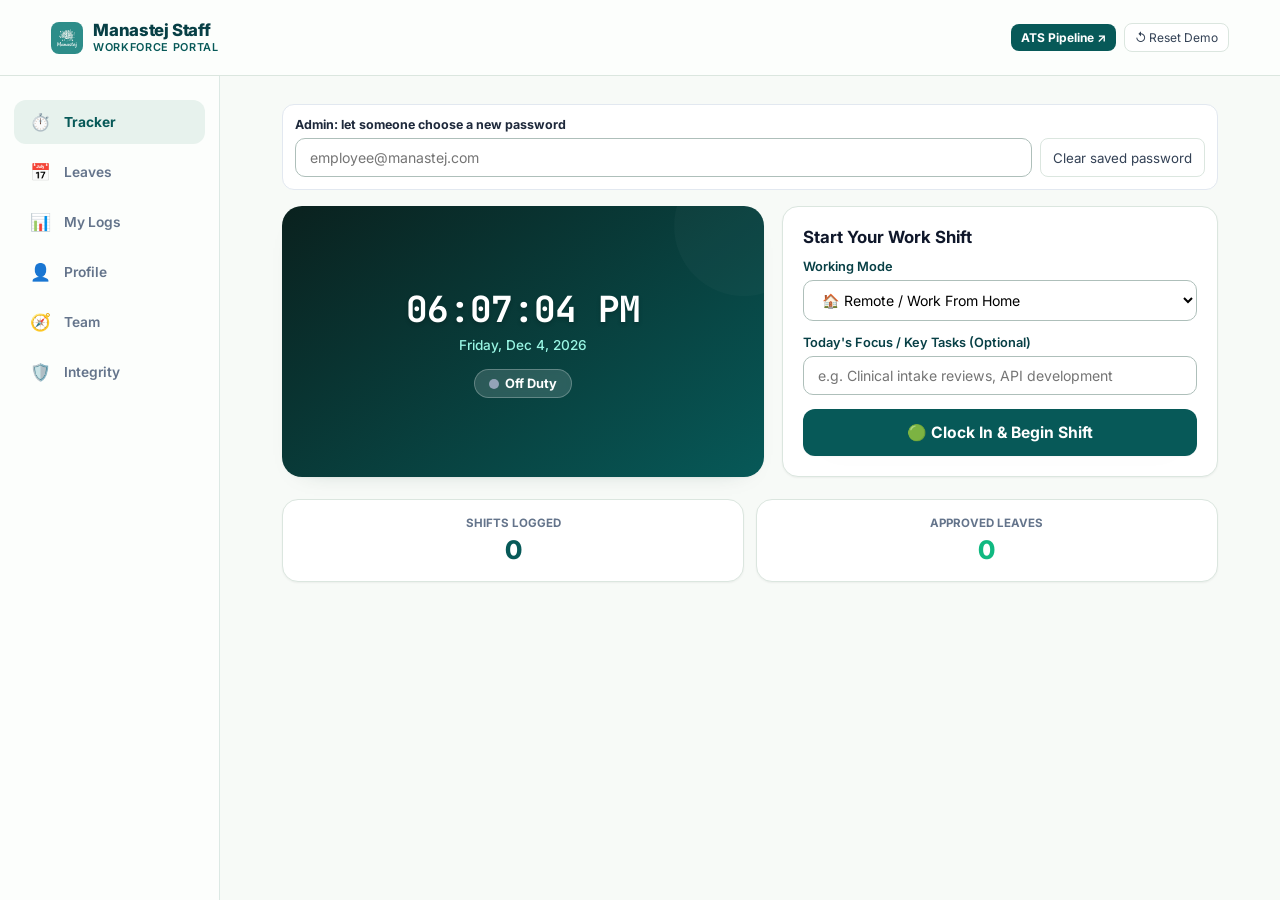
<file: employee_app.html>
<!DOCTYPE html>
<html lang="en">
<head>
  <meta charset="UTF-8">
  <meta name="viewport" content="width=device-width, initial-scale=1.0, viewport-fit=cover">
  <title>Manastej Staff - Remote Workforce & Attendance App</title>
  <link rel="manifest" href="/manifest.json">
  <meta name="theme-color" content="#075958">
  <meta name="apple-mobile-web-app-capable" content="yes">
  <meta name="apple-mobile-web-app-status-bar-style" content="black-translucent">
  <meta name="apple-mobile-web-app-title" content="Manastej Staff">
  <link rel="apple-touch-icon" href="/assets/sidebar_bottom_lotus.png">
  <link rel="icon" type="image/png" href="/assets/workspace-logo.png">
  <script src="/mock-data.js"></script>
  <script src="/mock-api.js"></script>
  <script src="/assets/workspace-clock.js"></script>
  <script src="/assets/activity-heartbeat.js"></script>

  <!-- Inter Font -->
  <link rel="preconnect" href="https://fonts.googleapis.com">
  <link rel="preconnect" href="https://fonts.gstatic.com" crossorigin>
  <link href="https://fonts.googleapis.com/css2?family=Instrument+Serif:ital@0;1&family=Inter:wght@400;500;600;700;800&family=JetBrains+Mono:wght@500;600&family=Manrope:wght@400;500;600;700;800&display=swap" rel="stylesheet">

  <style>
    :root {
      --primary: #0d9488;
      --primary-dark: #0f766e;
      --primary-light: #ccfbf1;
      --bg: #f8fafc;
      --card-bg: #ffffff;
      --text: #0f172a;
      --text-muted: #64748b;
      --border: #e2e8f0;
      --success: #10b981;
      --warning: #f59e0b;
      --danger: #ef4444;
      --shadow-sm: 0 1px 2px 0 rgb(0 0 0 / 0.05);
      --shadow: 0 4px 6px -1px rgb(0 0 0 / 0.07), 0 2px 4px -2px rgb(0 0 0 / 0.05);
      --shadow-lg: 0 10px 15px -3px rgb(0 0 0 / 0.08), 0 4px 6px -4px rgb(0 0 0 / 0.05);
    }

    * {
      box-sizing: border-box;
      margin: 0;
      padding: 0;
      -webkit-tap-highlight-color: transparent;
      font-family: 'Inter', -apple-system, BlinkMacSystemFont, 'Segoe UI', Roboto, sans-serif;
    }

    body {
      background: var(--bg);
      color: var(--text);
      min-height: 100vh;
      display: flex;
      flex-direction: column;
      overflow-x: hidden;
      padding-bottom: 74px; /* Space for bottom tab nav */
    }
    body.login-open {
      padding-bottom: 0;
      background: #f7fbfa;
    }

    /* Top App Bar */
    .app-header {
      position: sticky;
      top: 0;
      z-index: 40;
      background: rgba(255, 255, 255, 0.92);
      backdrop-filter: blur(12px);
      -webkit-backdrop-filter: blur(12px);
      border-bottom: 1px solid var(--border);
      padding: 12px 18px;
      display: flex;
      justify-content: space-between;
      align-items: center;
    }

    .brand-group {
      display: flex;
      align-items: center;
      gap: 10px;
    }

    .brand-logo {
      width: 32px;
      height: 32px;
      object-fit: contain;
    }

    .brand-title {
      font-size: 1.05rem;
      font-weight: 800;
      color: #0f172a;
      letter-spacing: -0.02em;
      line-height: 1.1;
    }

    .brand-sub {
      font-size: 0.68rem;
      font-weight: 600;
      color: var(--primary);
      text-transform: uppercase;
      letter-spacing: 0.06em;
    }

    .header-actions {
      display: flex;
      align-items: center;
      gap: 8px;
    }

    .btn-install {
      background: var(--primary-light);
      color: var(--primary-dark);
      border: 1px solid #99f6e4;
      padding: 6px 12px;
      border-radius: 20px;
      font-size: 0.76rem;
      font-weight: 700;
      display: inline-flex;
      align-items: center;
      gap: 6px;
      cursor: pointer;
      transition: all 0.15s ease;
    }
    .btn-install:hover {
      background: #99f6e4;
    }

    /* Main Container */
    .app-container {
      max-width: 600px;
      width: 100%;
      margin: 0 auto;
      padding: 16px 16px 24px 16px;
      flex: 1;
    }

    /* Card styling */
    .card {
      background: var(--card-bg);
      border-radius: 16px;
      border: 1px solid var(--border);
      padding: 20px;
      box-shadow: var(--shadow-sm);
      margin-bottom: 16px;
      transition: all 0.2s ease;
    }

    /* Hero Clock & Shift Card */
    .clock-hero {
      text-align: center;
      padding: 24px 16px;
      background: linear-gradient(135deg, #042f2e 0%, #0f766e 100%);
      color: #ffffff;
      border-radius: 20px;
      box-shadow: var(--shadow-lg);
      position: relative;
      overflow: hidden;
      margin-bottom: 18px;
    }

    .clock-hero::after {
      content: "";
      position: absolute;
      top: -50px;
      right: -50px;
      width: 140px;
      height: 140px;
      background: rgba(255, 255, 255, 0.07);
      border-radius: 50%;
      pointer-events: none;
    }

    .live-time {
      font-family: 'JetBrains Mono', monospace;
      font-size: 2.25rem;
      font-weight: 700;
      letter-spacing: -0.02em;
      margin-bottom: 4px;
      text-shadow: 0 2px 4px rgba(0, 0, 0, 0.2);
    }

    .live-date {
      font-size: 0.85rem;
      color: #99f6e4;
      font-weight: 500;
      margin-bottom: 16px;
    }

    .shift-status-pill {
      display: inline-flex;
      align-items: center;
      gap: 6px;
      padding: 6px 14px;
      border-radius: 30px;
      font-size: 0.8rem;
      font-weight: 700;
      background: rgba(255, 255, 255, 0.15);
      border: 1px solid rgba(255, 255, 255, 0.25);
      backdrop-filter: blur(4px);
    }

    .pulse-dot {
      width: 10px;
      height: 10px;
      border-radius: 50%;
      background: #34d399;
      box-shadow: 0 0 0 0 rgba(52, 211, 153, 0.7);
      animation: pulse 1.6s infinite;
    }

    @keyframes pulse {
      0% { box-shadow: 0 0 0 0 rgba(52, 211, 153, 0.7); }
      70% { box-shadow: 0 0 0 8px rgba(52, 211, 153, 0); }
      100% { box-shadow: 0 0 0 0 rgba(52, 211, 153, 0); }
    }

    .stopwatch-display {
      font-family: 'JetBrains Mono', monospace;
      font-size: 1.5rem;
      font-weight: 700;
      color: #ffffff;
      margin-top: 14px;
      background: rgba(0, 0, 0, 0.2);
      display: inline-block;
      padding: 6px 16px;
      border-radius: 10px;
    }

    /* Action Buttons */
    .btn-action {
      width: 100%;
      padding: 14px 20px;
      border-radius: 12px;
      font-size: 0.98rem;
      font-weight: 700;
      display: flex;
      justify-content: center;
      align-items: center;
      gap: 10px;
      cursor: pointer;
      border: none;
      transition: all 0.2s cubic-bezier(0.4, 0, 0.2, 1);
      box-shadow: var(--shadow);
    }

    .btn-clock-in {
      background: #10b981;
      color: #ffffff;
    }
    .btn-clock-in:hover {
      background: #059669;
      transform: translateY(-1px);
    }

    .btn-clock-out {
      background: #ef4444;
      color: #ffffff;
    }
    .btn-clock-out:hover {
      background: #dc2626;
      transform: translateY(-1px);
    }

    .btn-secondary {
      background: #ffffff;
      color: #334155;
      border: 1px solid var(--border);
    }
    .btn-secondary:hover {
      background: #f1f5f9;
    }

    /* Input controls */
    .form-group {
      margin-bottom: 14px;
    }
    .form-label {
      display: block;
      font-size: 0.8rem;
      font-weight: 600;
      color: #475569;
      margin-bottom: 6px;
    }
    .form-control {
      width: 100%;
      padding: 10px 14px;
      border-radius: 10px;
      border: 1px solid var(--border);
      font-size: 0.88rem;
      background: #ffffff;
      outline: none;
      transition: border 0.15s ease;
    }
    .form-control:focus {
      border-color: var(--primary);
      box-shadow: 0 0 0 3px rgba(13, 148, 136, 0.15);
    }

    /* Badges */
    .badge {
      display: inline-flex;
      align-items: center;
      gap: 4px;
      padding: 3px 8px;
      border-radius: 6px;
      font-size: 0.72rem;
      font-weight: 700;
      text-transform: uppercase;
      letter-spacing: 0.04em;
    }
    .badge-success { background: #dcfce7; color: #15803d; }
    .badge-warning { background: #fef3c7; color: #b45309; }
    .badge-danger { background: #fee2e2; color: #b91c1c; }
    .badge-info { background: #e0f2fe; color: #0369a1; }

    /* Bottom Navigation Bar */
    .rbac-table { width: 100%; border-collapse: collapse; font-size: 0.78rem; }
    .rbac-table th { text-align: left; font-size: 0.68rem; text-transform: uppercase; letter-spacing: 0.04em; color: #64748b; padding: 6px 8px; border-bottom: 1px solid var(--border); }
    .rbac-table td { padding: 8px; border-bottom: 1px solid #f1f5f9; color: #1e293b; vertical-align: top; }
    .rbac-scroll { overflow-x: auto; -webkit-overflow-scrolling: touch; }
    .rbac-chip { display: inline-block; padding: 2px 8px; border-radius: 999px; font-size: 0.68rem; font-weight: 700; }
    .rbac-chip.idle { background: #fef3c7; color: #92400e; }
    .rbac-chip.gone { background: #fee2e2; color: #991b1b; }
    .rbac-chip.ok { background: #dcfce7; color: #166534; }
    .rbac-muted { font-size: 0.74rem; color: #64748b; }
    .bottom-nav {
      position: fixed;
      bottom: 0;
      left: 0;
      right: 0;
      z-index: 50;
      background: rgba(255, 255, 255, 0.94);
      backdrop-filter: blur(14px);
      -webkit-backdrop-filter: blur(14px);
      border-top: 1px solid var(--border);
      display: flex;
      justify-content: space-around;
      align-items: center;
      padding: 6px 8px max(6px, env(safe-area-inset-bottom));
      max-width: 600px;
      margin: 0 auto;
    }

    .nav-tab {
      flex: 1;
      display: flex;
      flex-direction: column;
      align-items: center;
      justify-content: center;
      gap: 3px;
      padding: 6px 0;
      background: transparent;
      border: none;
      color: #64748b;
      font-size: 0.7rem;
      font-weight: 600;
      cursor: pointer;
      transition: color 0.15s ease;
    }
    .nav-tab.active {
      color: var(--primary);
      font-weight: 700;
    }
    .nav-icon {
      font-size: 1.25rem;
    }

    /* Tab content view switching */
    .tab-view {
      display: none;
    }
    .tab-view.active {
      display: block;
      animation: fadeIn 0.18s ease-out;
    }

    .portal-section-heading { margin-bottom: 14px; }
    .portal-section-heading h2 { color: #123a36; font: 500 1.65rem/1.1 'Instrument Serif', Georgia, serif; }
    .portal-section-heading p { margin-top: 6px; color: #687b79; font-size: 0.84rem; line-height: 1.5; }
    .leave-overview, .team-overview { display: grid; grid-template-columns: repeat(3, minmax(0, 1fr)); gap: 10px; margin-bottom: 14px; }
    .leave-stat, .team-stat { padding: 14px; border: 1px solid #dce9e4; border-radius: 14px; background: linear-gradient(145deg, #fffefa, #f2f8f4); }
    .leave-stat span, .team-stat span { display: block; color: #6b7f7c; font-size: 0.69rem; font-weight: 700; letter-spacing: .06em; text-transform: uppercase; }
    .leave-stat strong, .team-stat strong { display: block; margin-top: 5px; color: #075e57; font: 500 1.6rem/1 'Instrument Serif', Georgia, serif; }
    .leave-layout { display: grid; gap: 14px; }
    .leave-form-grid { display: grid; grid-template-columns: 1fr 1fr; gap: 10px; }
    .leave-feed { display: grid; gap: 10px; }
    .leave-request-card { padding: 14px; border: 1px solid #e2ebe5; border-radius: 14px; background: #fffefa; }
    .leave-request-head, .team-card-head { display: flex; align-items: flex-start; justify-content: space-between; gap: 10px; }
    .leave-request-title { color: #173b37; font-weight: 700; }
    .leave-request-meta { display: flex; flex-wrap: wrap; gap: 8px 14px; margin-top: 9px; color: #687b79; font-size: .77rem; }
    .team-filters { display: grid; grid-template-columns: minmax(150px, 1fr) minmax(120px, .7fr); gap: 8px; margin: 10px 0 14px; }
    .team-task-list, .team-directory-list { display: grid; gap: 9px; }
    .team-task-card, .team-person-card { padding: 12px; border: 1px solid #e2ebe5; border-radius: 13px; background: #fffefa; }
    .team-task-title { color: #183b37; font-size: .9rem; font-weight: 700; }
    .team-task-meta, .team-person-meta { margin-top: 4px; color: #71817e; font-size: .75rem; line-height: 1.45; }
    .team-department { margin: 8px 0 0; color: #52706b; font-size: .68rem; font-weight: 800; letter-spacing: .08em; text-transform: uppercase; }
    .team-empty { padding: 16px 10px; color: #71817e; font-size: .82rem; text-align: center; }
    .profile-card { padding: 20px; }
    .profile-identity-row { display: flex; align-items: center; gap: 14px; padding-bottom: 17px; border-bottom: 1px solid var(--border); }
    .profile-avatar { flex: 0 0 auto; display: grid; place-items: center; width: 56px; height: 56px; border-radius: 50%; background: #d9f2e8; color: #087568; font-size: 1.08rem; font-weight: 800; }
    .profile-identity-copy { flex: 1; min-width: 0; }
    .profile-name-line { display: flex; align-items: center; flex-wrap: wrap; gap: 8px; }
    .profile-name-line h2 { color: #173b37; font-size: 1.12rem; font-weight: 800; }
    .profile-status-chip { display: inline-flex; align-items: center; min-height: 23px; padding: 3px 9px; border: 1px solid #c7e6d7; border-radius: 999px; background: #eff9f3; color: #08775d; font-size: .68rem; font-weight: 750; }
    .profile-role { margin-top: 4px; color: var(--primary); font-size: .79rem; font-weight: 700; }
    .profile-dept { margin-top: 2px; color: #64748b; font-size: .76rem; }
    .profile-meta-grid { display: grid; grid-template-columns: repeat(3, minmax(0, 1fr)); gap: 9px; margin-top: 15px; }
    .profile-meta-item { min-width: 0; padding: 10px 11px; border: 1px solid #e4ece7; border-radius: 11px; background: #f8fbf9; }
    .profile-meta-item dt { color: #71817e; font-size: .64rem; font-weight: 750; letter-spacing: .045em; text-transform: uppercase; }
    .profile-meta-item dd { margin-top: 4px; color: #183b37; font-size: .77rem; font-weight: 700; line-height: 1.4; overflow-wrap: anywhere; }
    .document-checklist { margin: 14px 0 18px; padding: 15px; border: 1px solid #e2e8f0; border-radius: 14px; background: #f8fafc; }
    .document-checklist-head { display: flex; justify-content: space-between; align-items: center; gap: 12px; margin-bottom: 10px; }
    .document-checklist-title { color: #173b37; font-size: .88rem; font-weight: 750; }
    .document-checklist-count { color: #0d766e; font-size: .74rem; font-weight: 800; white-space: nowrap; }
    .document-progress-track { width: 100%; height: 7px; overflow: hidden; border-radius: 99px; background: #e3ece7; }
    .document-progress-fill { height: 100%; border-radius: inherit; background: linear-gradient(90deg, #0b8176, #39a88d); transition: width .2s ease; }
    .document-checklist-grid { display: grid; grid-template-columns: repeat(2, minmax(0, 1fr)); gap: 8px; margin-top: 12px; }
    .document-check-item { display: grid; align-content: start; gap: 8px; min-width: 0; min-height: 82px; padding: 11px; border: 1px solid #fde68a; border-radius: 11px; background: #fffbeb; color: #92400e; font-size: .75rem; line-height: 1.35; }
    .document-check-item.is-complete { border-color: #a7f3d0; background: #ecfdf5; color: #065f46; }
    .document-check-item-top { display: flex; align-items: center; gap: 8px; }
    .document-check-icon { font-size: .95rem; }
    .document-check-label { min-width: 0; font-size: .72rem; font-weight: 750; }
    .document-check-status { display: flex; align-items: center; gap: 5px; font-size: .7rem; font-weight: 800; }
    .document-upload-heading { display: flex; justify-content: space-between; align-items: baseline; gap: 10px; margin: 4px 0 8px; }
    .document-upload-heading h4 { color: #173b37; font-size: .86rem; font-weight: 750; }
    .document-upload-count { color: #71817e; font-size: .74rem; }
    @media (max-width: 440px) {
      .leave-overview, .team-overview { grid-template-columns: 1fr 1fr; }
      .leave-form-grid, .team-filters { grid-template-columns: 1fr; }
    }
    @media (max-width: 560px) {
      .document-checklist-grid { grid-template-columns: 1fr; }
      .document-checklist { padding: 13px; }
      .profile-meta-grid { grid-template-columns: 1fr 1fr; }
      .profile-meta-item:last-child { grid-column: 1 / -1; }
      .profile-card { padding: 16px; }
    }

    @keyframes fadeIn {
      from { opacity: 0; transform: translateY(6px); }
      to { opacity: 1; transform: translateY(0); }
    }

    /* Modal Backdrop */
    .modal-backdrop {
      position: fixed;
      top: 0;
      left: 0;
      right: 0;
      bottom: 0;
      background: rgba(15, 23, 42, 0.6);
      backdrop-filter: blur(4px);
      z-index: 60;
      display: none;
      justify-content: center;
      align-items: center;
      padding: 16px;
    }
    .modal-backdrop.active {
      display: flex;
    }
    .modal-card {
      background: #ffffff;
      border-radius: 20px;
      width: 100%;
      max-width: 480px;
      padding: 22px;
      box-shadow: var(--shadow-lg);
      max-height: 90vh;
      overflow-y: auto;
    }

    /* Toast Notification */
    .toast {
      position: fixed;
      top: 20px;
      left: 50%;
      transform: translateX(-50%) translateY(-100px);
      background: #1e293b;
      color: #ffffff;
      padding: 12px 20px;
      border-radius: 12px;
      font-size: 0.85rem;
      font-weight: 600;
      z-index: 9999;
      box-shadow: 0 10px 25px -5px rgba(0, 0, 0, 0.3);
      transition: transform 0.3s cubic-bezier(0.18, 0.89, 0.32, 1.28);
      max-width: 90%;
      text-align: center;
    }
    .toast.show {
      transform: translateX(-50%) translateY(0);
    }

    /* Staff sign-in. Scoped so the tracker shell keeps its own styles. */
    #login-view {
      display: none !important;
      font-family: 'Manrope', 'Inter', system-ui, sans-serif;
      color: #051311;
    }
    #app-shell {
      display: block !important;
    }
    #login-view * {
      font-family: inherit;
    }
    #login-view.tab-view.active {
      display: grid;
      grid-template-columns: minmax(0, 1.05fr) minmax(0, 1fr);
      min-height: 100vh;
      min-height: 100dvh;
      background: #f7fbfa;
      animation: none;
    }
    #login-view .ms-hero {
      position: relative;
      overflow: hidden;
      display: flex;
      flex-direction: column;
      justify-content: space-between;
      gap: 28px;
      padding: 36px 48px;
      color: #e8f6f4;
      background:
        radial-gradient(ellipse 80% 60% at 40% 35%, rgba(61, 184, 173, 0.22), transparent 70%),
        radial-gradient(ellipse 50% 40% at 90% 100%, rgba(242, 196, 109, 0.12), transparent 70%),
        linear-gradient(180deg, #051311, #0a211e 60%, #0f2f2b);
    }
    #login-view .ms-glow {
      position: absolute;
      inset: 0;
      background-image:
        linear-gradient(rgba(157, 196, 190, 0.05) 1px, transparent 1px),
        linear-gradient(90deg, rgba(157, 196, 190, 0.05) 1px, transparent 1px);
      background-size: 56px 56px;
      mask-image: radial-gradient(ellipse at 40% 40%, #000 15%, transparent 70%);
      pointer-events: none;
    }
    #login-view .ms-wordmark {
      position: relative;
      display: inline-flex;
      align-items: center;
      gap: 10px;
      font-family: 'Instrument Serif', Georgia, serif;
      font-size: 28px;
      color: #f4faf8;
    }
    #login-view .ms-wordmark em {
      font-family: 'Instrument Serif', Georgia, serif;
      font-style: italic;
      color: #56d4cf;
    }
    #login-view .ms-mark {
      width: 34px;
      height: 34px;
      border-radius: 9px;
      object-fit: cover;
      box-shadow: 0 0 30px rgba(86, 212, 207, 0.35);
    }
    #login-view .ms-hero-copy {
      position: relative;
      max-width: 520px;
    }
    #login-view .ms-eyebrow {
      font-size: 11px;
      letter-spacing: 0.28em;
      font-weight: 700;
      color: #9dc4be;
    }
    #login-view .ms-eyebrow span {
      color: #f2c46d;
      margin: 0 8px;
    }
    #login-view .ms-hero-copy h2 {
      font-family: 'Instrument Serif', Georgia, serif;
      font-weight: 400;
      font-size: clamp(42px, 4.6vw, 64px);
      line-height: 1;
      letter-spacing: -0.02em;
      color: #f4faf8;
      margin: 18px 0 20px;
    }
    #login-view .ms-hero-copy h2 em {
      font-family: 'Instrument Serif', Georgia, serif;
      font-style: italic;
      color: #56d4cf;
    }
    #login-view .ms-hero-copy p {
      color: #9dc4be;
      font-size: 16px;
      line-height: 1.65;
      max-width: 440px;
    }
    #login-view .ms-pillars {
      list-style: none;
      margin: 36px 0 0;
      display: grid;
      gap: 10px;
    }
    #login-view .ms-pillars li {
      display: flex;
      flex-direction: column;
      gap: 2px;
      padding: 14px 18px;
      border-radius: 14px;
      border: 1px solid rgba(157, 196, 190, 0.16);
      background: rgba(15, 47, 43, 0.55);
    }
    #login-view .ms-pillars b {
      font-size: 14px;
      color: #f4faf8;
    }
    #login-view .ms-pillars span {
      font-size: 13px;
      color: #9dc4be;
    }
    #login-view .ms-hero-foot {
      position: relative;
      font-size: 12px;
      color: #4c6f69;
    }
    #login-view .ms-access {
      display: flex;
      align-items: center;
      justify-content: center;
      padding: 40px 24px;
    }
    #login-view .ms-card {
      width: 100%;
      max-width: 440px;
      background: #ffffff;
      border: 1px solid #d5ebe7;
      border-radius: 20px;
      box-shadow: 0 1px 2px rgba(5, 19, 17, 0.04), 0 24px 60px -36px rgba(15, 47, 43, 0.4);
      padding: 28px 28px 24px;
    }
    #login-view .ms-card-logo {
      width: 42px;
      height: 42px;
      object-fit: contain;
      display: block;
      margin: 0 auto 14px;
    }
    #login-view .ms-kicker {
      text-align: center;
      font-size: 11px;
      font-weight: 700;
      letter-spacing: 0.16em;
      text-transform: uppercase;
      color: #2a8f85;
    }
    #login-view .ms-card h1 {
      text-align: center;
      font-size: 34px;
      font-weight: 800;
      letter-spacing: -0.02em;
      color: #051311;
      margin: 6px 0 8px;
    }
    #login-view .ms-lead {
      text-align: center;
      font-size: 14px;
      font-weight: 500;
      color: #4c6f69;
      margin-bottom: 22px;
    }
    #login-view .ms-field {
      display: grid;
      gap: 6px;
      margin-bottom: 14px;
    }
    #login-view .ms-field[hidden] {
      display: none !important;
    }
    #login-view .ms-field label {
      font-size: 12px;
      font-weight: 700;
      letter-spacing: 0.06em;
      text-transform: uppercase;
      color: #4c6f69;
    }
    #login-view .ms-field input {
      height: 48px;
      width: 100%;
      border-radius: 12px;
      border: 1px solid #d5ebe7;
      background: #ffffff;
      padding: 0 14px;
      font-size: 15px;
      color: #051311;
      outline: none;
    }
    #login-view .ms-field input:focus {
      border-color: #2a8f85;
      box-shadow: 0 0 0 3px rgba(42, 143, 133, 0.16);
    }
    #login-view .ms-hint {
      font-size: 12px;
      line-height: 1.45;
      color: #4c6f69;
      font-weight: 500;
      text-transform: none;
      letter-spacing: 0;
    }
    #login-view .ms-hint.ok { color: #15803d; }
    #login-view .ms-hint.bad { color: #be123c; }
    #login-view .ms-strength[hidden] { display: none !important; }
    #login-view .ms-bars {
      display: grid;
      grid-template-columns: repeat(4, 1fr);
      gap: 6px;
      margin-top: 2px;
    }
    #login-view .ms-bars span {
      display: block;
      height: 5px;
      border-radius: 99px;
      background: #e3f1ee;
    }
    #login-view .ms-strength[data-level="1"] .ms-bars span.on { background: #e11d48; }
    #login-view .ms-strength[data-level="2"] .ms-bars span.on { background: #f59e0b; }
    #login-view .ms-strength[data-level="3"] .ms-bars span.on { background: #0f766e; }
    #login-view .ms-strength[data-level="4"] .ms-bars span.on { background: #16a34a; }
    #login-view .ms-strength-text {
      font-size: 13px;
      font-weight: 700;
      color: #4c6f69;
      min-height: 1.2em;
    }
    #login-view .ms-strength[data-level="1"] .ms-strength-text { color: #e11d48; }
    #login-view .ms-strength[data-level="2"] .ms-strength-text { color: #b45309; }
    #login-view .ms-strength[data-level="3"] .ms-strength-text { color: #0f766e; }
    #login-view .ms-strength[data-level="4"] .ms-strength-text { color: #15803d; }
    #login-view .ms-rules {
      list-style: none;
      display: grid;
      gap: 5px;
      margin-top: 4px;
    }
    #login-view .ms-rules li {
      position: relative;
      padding-left: 16px;
      font-size: 12px;
      font-weight: 600;
      color: #64748b;
      letter-spacing: 0;
      text-transform: none;
    }
    #login-view .ms-rules li::before {
      content: "";
      position: absolute;
      left: 0;
      top: 5px;
      width: 8px;
      height: 8px;
      border-radius: 99px;
      background: #d5ebe7;
    }
    #login-view .ms-rules li.ok { color: #17665e; }
    #login-view .ms-rules li.ok::before { background: #16a34a; }
    #login-view .ms-submit {
      width: 100%;
      height: 48px;
      margin-top: 6px;
      border: 0;
      border-radius: 12px;
      background: #0f2f2b;
      color: #f4faf8;
      font-size: 15px;
      font-weight: 700;
      cursor: pointer;
    }
    #login-view .ms-submit:hover {
      background: #2a8f85;
    }
    #login-view .ms-submit:disabled {
      opacity: 0.7;
      cursor: wait;
    }
    #login-view .ms-error {
      display: none;
      margin-top: 14px;
      font-size: 13px;
      color: #9f1239;
      background: #fff1f2;
      border: 1px solid #fecdd3;
      border-radius: 10px;
      padding: 10px 12px;
      line-height: 1.45;
    }
    #login-view .ms-foot {
      margin-top: 16px;
      padding-top: 14px;
      border-top: 1px solid #e3f1ee;
      text-align: center;
      font-size: 12px;
      font-weight: 600;
      color: #4c6f69;
    }
    @media (max-width: 900px) {
      #login-view.tab-view.active {
        grid-template-columns: 1fr;
      }
      #login-view .ms-hero {
        display: none;
      }
      #login-view .ms-access {
        min-height: 100vh;
        min-height: 100dvh;
        padding: 28px 18px;
      }
    }

    /* Desktop workforce workspace: retain the compact mobile layout on phones,
       while giving authenticated desktop users a real navigation rail and roomier content. */
    @media (min-width: 1024px) {
      body.staff-portal:not(.login-open) {
        padding-bottom: 0;
      }

      body.staff-portal:not(.login-open) .app-header {
        min-height: 76px;
        padding: 12px clamp(28px, 4vw, 64px);
      }

      body.staff-portal:not(.login-open) .app-container {
        --staff-rail-width: 220px;
        --staff-workspace-width: calc(100vw - var(--staff-rail-width));
        --staff-content-width: min(1360px, calc(var(--staff-workspace-width) - 48px));
        width: var(--staff-content-width);
        max-width: none;
        margin: 0 0 0 calc(var(--staff-rail-width) + (var(--staff-workspace-width) - var(--staff-content-width)) / 2);
        padding: 28px clamp(24px, 3vw, 52px) 48px;
      }

      body.staff-portal:not(.login-open) .bottom-nav {
        top: 76px;
        right: auto;
        bottom: 0;
        left: 0;
        width: 220px;
        max-width: none;
        margin: 0;
        padding: 24px 14px;
        flex-direction: column;
        justify-content: flex-start;
        align-items: stretch;
        gap: 6px;
        border-top: 0;
        border-right: 1px solid #dce9e4;
      }

      body.staff-portal:not(.login-open) .nav-tab {
        flex: 0 0 auto;
        flex-direction: row;
        justify-content: flex-start;
        gap: 12px;
        padding: 12px 14px;
        border-radius: 12px;
        font-size: 0.86rem;
      }

      body.staff-portal:not(.login-open) .nav-tab.active {
        background: #e7f2ed;
      }

      body.staff-portal:not(.login-open) .nav-icon {
        width: 24px;
        font-size: 1.05rem;
        text-align: center;
      }

      body.staff-portal:not(.login-open) #tab-tracker.tab-view.active {
        display: grid;
        grid-template-columns: minmax(0, 1.05fr) minmax(360px, 0.95fr);
        align-content: start;
        gap: 18px;
      }

      body.staff-portal:not(.login-open) #emp-nda-banner {
        grid-column: 1 / -1;
        margin-bottom: 0 !important;
      }

      body.staff-portal:not(.login-open) #tab-tracker > .clock-hero {
        grid-column: 1;
        min-height: 250px;
        margin-bottom: 0;
        display: flex;
        flex-direction: column;
        justify-content: center;
      }

      body.staff-portal:not(.login-open) #tab-tracker > .card {
        grid-column: 2;
        align-self: stretch;
        margin-bottom: 0;
      }

      body.staff-portal:not(.login-open) #tab-tracker > div[style*="display: grid"] {
        grid-column: 1 / -1;
        grid-template-columns: repeat(2, minmax(0, 1fr)) !important;
        margin-top: 4px;
      }

      body.staff-portal:not(.login-open) #tab-tracker > div[style*="display: grid"] > .card {
        margin-bottom: 0;
      }

      body.staff-portal:not(.login-open) #tab-leaves.tab-view.active,
      body.staff-portal:not(.login-open) #tab-team.tab-view.active,
      body.staff-portal:not(.login-open) #tab-integrity.tab-view.active,
      body.staff-portal:not(.login-open) #tab-profile.tab-view.active {
        display: grid;
        grid-template-columns: repeat(2, minmax(0, 1fr));
        align-content: start;
        gap: 18px;
      }

      body.staff-portal:not(.login-open) #tab-leaves > .portal-section-heading,
      body.staff-portal:not(.login-open) #tab-leaves > .leave-overview,
      body.staff-portal:not(.login-open) #tab-team > .portal-section-heading,
      body.staff-portal:not(.login-open) #tab-team > .team-overview,
      body.staff-portal:not(.login-open) #tab-integrity > div:first-child,
      body.staff-portal:not(.login-open) #tab-profile > .portal-section-heading,
      body.staff-portal:not(.login-open) #tab-profile > .card:nth-of-type(1) {
        grid-column: 1 / -1;
      }

      body.staff-portal:not(.login-open) #tab-leaves .leave-layout {
        grid-column: 1 / -1;
        grid-template-columns: minmax(0, 0.9fr) minmax(0, 1.1fr);
        align-items: start;
      }

      body.staff-portal:not(.login-open) #tab-team > .card,
      body.staff-portal:not(.login-open) #tab-integrity > .card,
      body.staff-portal:not(.login-open) #tab-profile > .card {
        margin-bottom: 0;
      }

      body.staff-portal:not(.login-open) #tab-team > .card:nth-last-child(1) {
        grid-column: 1 / -1;
      }

      body.staff-portal:not(.login-open) #tab-integrity > .card {
        grid-column: 1 / -1;
      }

      body.staff-portal:not(.login-open) #tab-workforce .team-directory-list {
        grid-template-columns: repeat(2, minmax(0, 1fr));
      }
    }
  </style>
  <link rel="stylesheet" href="/assets/workspace-theme.css">
</head>
<body class="staff-portal">

  <!-- Toast Element -->
  <div id="toast" class="toast">Notice</div>

  <!-- ==================== GATE / LOGIN VIEW (Disabled in Portfolio Demo) ==================== -->
  <div id="login-view" class="tab-view" style="display: none !important;">
    <section class="ms-hero" aria-hidden="true">
      <div class="ms-glow"></div>
      <div class="ms-wordmark">
        <img src="/assets/workspace-logo.png" alt="" class="ms-mark">
        <span>Manas<em>tej</em></span>
      </div>
      <div class="ms-hero-copy">
        <p class="ms-eyebrow">MANASTEJ <span>·</span> STAFF</p>
        <h2>A workspace for<br><em>the people behind Manastej.</em></h2>
        <p>Staff sign-in for the Manastej workforce portal.</p>
        <ul class="ms-pillars">
          <li><b>Attendance</b><span>Clock in, shifts, and your own logs</span></li>
          <li><b>Leave</b><span>Requests stay on your own record</span></li>
          <li><b>Pipeline</b><span>Opened only for authorized staff</span></li>
        </ul>
      </div>
      <p class="ms-hero-foot">Manastej staff</p>
    </section>
    <section class="ms-access" aria-labelledby="login-heading">
      <div class="ms-card">
        <img src="/assets/workspace-logo.png" alt="" class="ms-card-logo">
        <p class="ms-kicker">Staff portal</p>
        <h1 id="login-heading">Sign in</h1>
        <p class="ms-lead" id="login-lead">Enter your work email.</p>
        <form onsubmit="handleEmployeeLogin(event)">
          <div class="ms-field">
            <label for="login-id">Work email</label>
            <input type="email" id="login-id" placeholder="name@manastej.com" required autocomplete="username" oninput="onLoginIdentityInput()">
          </div>
          <div class="ms-field" id="password-group" hidden>
            <label for="login-password" id="password-label">Password</label>
            <input type="password" id="login-password" placeholder="Your password" autocomplete="current-password" oninput="updateStrength()">
            <div class="ms-strength" id="strength-wrap" hidden>
              <div class="ms-bars" aria-hidden="true">
                <span></span><span></span><span></span><span></span>
              </div>
              <p class="ms-strength-text" id="strength-text">Enter a password</p>
              <ul class="ms-rules" id="password-rules">
                <li data-rule="length">At least 10 characters</li>
                <li data-rule="email">Not your email address</li>
                <li data-rule="case">Upper and lower case letters</li>
                <li data-rule="number">A number</li>
                <li data-rule="symbol">A symbol</li>
              </ul>
            </div>
          </div>
          <div class="ms-field" id="confirm-group" hidden>
            <label for="login-confirm">Confirm password</label>
            <input type="password" id="login-confirm" placeholder="Type it again" autocomplete="new-password" oninput="updateStrength()">
            <p class="ms-hint" id="match-hint">Type the same password again.</p>
          </div>
          <div class="ms-field" id="setup-group" hidden>
            <label for="login-setup">First-login code</label>
            <input type="password" id="login-setup" autocomplete="off">
            <p class="ms-hint">Enter the setup code you were given for this account.</p>
          </div>
          <button type="submit" id="btn-login" class="ms-submit">Continue</button>
          <div id="login-error" class="ms-error" role="alert"></div>
        </form>
        <p class="ms-foot">Staff access only.</p>
      </div>
    </section>
  </div>

  <!-- ==================== MAIN AUTHENTICATED APP SHELL ==================== -->
  <div id="app-shell" style="display: block;">
    
    <!-- Top Header -->
    <header class="app-header">
      <div class="brand-group">
        <img src="/assets/workspace-logo.png" alt="Manastej" class="brand-logo">
        <div>
          <div class="brand-title">Manastej Staff</div>
          <div class="brand-sub">Workforce Portal</div>
        </div>
      </div>
      <div class="header-actions">
        <a id="pipeline-link" href="/" style="background:#1e264b; color:white; font-size:0.75rem; font-weight:700; padding:6px 10px; border-radius:8px; text-decoration:none;">ATS Pipeline ↗</a>
        <button class="btn-secondary" style="padding: 6px 10px; border-radius: 8px; font-size: 0.75rem;" onclick="window.resetDemoData()" title="Reset Demo Data">
          ↺ Reset Demo
        </button>
      </div>
    </header>

    <main class="app-container">
      <div id="admin-reset" style="display:none; margin:0 0 16px; background:#fff; border:1px solid #e2e8f0; border-radius:12px; padding:12px;">
        <div style="font-size:0.78rem; font-weight:700; color:#1e293b; margin-bottom:6px;">Admin: let someone choose a new password</div>
        <div style="display:flex; gap:8px; flex-wrap:wrap;">
          <input id="reset-email" class="form-control" style="flex:1; min-width:220px;" placeholder="employee@manastej.com">
          <button type="button" class="btn-secondary" style="padding:8px 12px; border-radius:8px;" onclick="clearSavedPassword()">Clear saved password</button>
        </div>
        <div id="reset-msg" style="display:none; margin-top:8px; font-size:0.75rem;"></div>
      </div>

      <!-- ==================== TAB 1: TIME TRACKER ==================== -->
      <section id="tab-tracker" class="tab-view active">
        <!-- NDA Compliance Banner for Joined Employee -->
        <p id="desk-load-error" role="alert" hidden style="margin:0 0 12px; padding:10px 12px; border-radius:10px; background:#fff7ed; color:#9a3412; font-size:0.82rem;"></p>
        <div id="emp-nda-banner" style="display:none; background:#fffbeb; border:1px solid #fde68a; border-radius:12px; padding:12px 16px; margin-bottom:16px;">
          <div style="display:flex; justify-content:space-between; align-items:center; flex-wrap:wrap; gap:10px;">
            <div style="display:flex; align-items:center; gap:8px;">
              <span style="font-size:1.2rem;">📜</span>
              <div>
                <div style="font-size:0.85rem; font-weight:700; color:#92400e;">Action Required: Mutual NDA Pending Signature</div>
                <div style="font-size:0.75rem; color:#b45309; margin-top:2px;">Please review and electronically sign your mutual confidentiality agreement via Odoo Enterprise.</div>
              </div>
            </div>
            <a id="emp-nda-sign-btn" href="javascript:void(0)" onclick="alert('Please check your registered email for your personal 1-click Odoo NDA signing link.')" target="_blank" style="background:#0284c7; color:white; font-size:0.78rem; font-weight:700; padding:6px 14px; border-radius:6px; text-decoration:none; display:inline-flex; align-items:center; gap:6px;">
              <span>✍️ Sign on Odoo ↗</span>
            </a>
          </div>
        </div>

        <!-- Clock Hero Card -->
        <div class="clock-hero">
          <div id="live-time" class="live-time">00:00:00</div>
          <div id="live-date" class="live-date">Loading date...</div>
          
          <div id="shift-badge-container">
            <div class="shift-status-pill">
              <span id="pulse-indicator" class="pulse-dot" style="background:#94a3b8; animation:none;"></span>
              <span id="shift-status-text">Off Duty</span>
            </div>
          </div>

          <div id="stopwatch-wrap" style="display: none;">
            <div id="stopwatch-timer" class="stopwatch-display">00h 00m 00s</div>
            <div id="shift-started-at" style="font-size: 0.75rem; color: #ccfbf1; margin-top: 6px;">Started at --:--</div>
          </div>
        </div>

        <!-- Clock Action Controls -->
        <div class="card">
          <div id="clock-in-panel">
            <h3 style="font-size: 1.05rem; font-weight: 700; color: #0f172a; margin-bottom: 12px;">Start Your Work Shift</h3>
            <div class="form-group">
              <label class="form-label">Working Mode</label>
              <select id="work-mode-select" class="form-control">
                <option value="Remote / WFH">🏠 Remote / Work From Home</option>
                <option value="Flexible Remote">🕒 Flexible Evening Slot</option>
                <option value="On-Site / Office">🏢 Office / Barrackpore</option>
                <option value="Client / Clinical Assessment">🩺 Clinical / Project Site</option>
              </select>
            </div>
            <div class="form-group">
              <label class="form-label">Today's Focus / Key Tasks (Optional)</label>
              <input type="text" id="work-focus-input" class="form-control" placeholder="e.g. Clinical intake reviews, API development">
            </div>
            <button type="button" class="btn-action btn-clock-in" onclick="submitClockIn()">
              <span>🟢 Clock In &amp; Begin Shift</span>
            </button>
          </div>

          <div id="clock-out-panel" style="display: none;">
            <h3 style="font-size: 1.05rem; font-weight: 700; color: #0f172a; margin-bottom: 8px;">Active Work Shift in Progress</h3>
            <p style="font-size: 0.82rem; color: #64748b; margin-bottom: 16px;">
              Your time is currently being recorded. When you are ready to conclude work, summarize your deliverables below.
            </p>
            <div class="form-group">
              <label class="form-label">Deliverables &amp; Tasks Completed Today *</label>
              <textarea id="work-summary-input" class="form-control" rows="3" placeholder="Brief summary of tasks accomplished during this shift..."></textarea>
            </div>
            <button type="button" class="btn-action btn-clock-out" onclick="submitClockOut()">
              <span>🔴 Clock Out &amp; Complete Shift</span>
            </button>
          </div>
        </div>

        <!-- Quick Summary Cards -->
        <div style="display: grid; grid-template-columns: 1fr 1fr; gap: 12px;">
          <div class="card" style="padding: 16px; text-align: center;">
            <div style="font-size: 0.72rem; font-weight: 700; color: #64748b; text-transform: uppercase;">Shifts Logged</div>
            <div id="stat-total-shifts" style="font-size: 1.6rem; font-weight: 800; color: var(--primary); margin-top: 4px;">0</div>
          </div>
          <div class="card" style="padding: 16px; text-align: center;">
            <div style="font-size: 0.72rem; font-weight: 700; color: #64748b; text-transform: uppercase;">Approved Leaves</div>
            <div id="stat-approved-leaves-tracker" style="font-size: 1.6rem; font-weight: 800; color: #10b981; margin-top: 4px;">0</div>
          </div>
        </div>
      </section>

      <!-- ==================== INTERN WORKFORCE DIRECTORY ==================== -->
      <section id="tab-workforce" class="tab-view">
        <header class="portal-section-heading"><h2>Workforce</h2><p>See the active team and how roles are grouped by department.</p></header>
        <div class="card"><div id="intern-workforce-list" class="team-directory-list"><p class="team-empty">Loading workforce…</p></div></div>
      </section>

      <!-- ==================== TAB 2: LEAVE MANAGEMENT ==================== -->
      <section id="tab-leaves" class="tab-view">
        <header class="portal-section-heading"><h2>Time away</h2><p>Plan time off and follow each request from submission through review.</p></header>
        <div class="leave-overview" aria-label="Leave request summary">
          <div class="leave-stat"><span>Awaiting review</span><strong id="stat-pending-leaves">0</strong></div>
          <div class="leave-stat"><span>Approved</span><strong id="stat-approved-leaves">0</strong></div>
          <div class="leave-stat"><span>Requests</span><strong id="stat-total-leaves">0</strong></div>
        </div>
        <div class="leave-layout">
          <section class="card" aria-labelledby="leave-request-heading">
            <h3 id="leave-request-heading" style="font-size: 1rem; font-weight: 700; color: #173b37; margin-bottom: 5px;">Request time away</h3>
            <p class="rbac-muted" style="margin-bottom:14px;">Your dates and reason are sent to the leave reviewer. You can check the decision below.</p>
            <form onsubmit="submitLeaveApplication(event)">
              <div class="form-group"><label class="form-label" for="leave-type-select">Type of leave</label>
                <select id="leave-type-select" class="form-control" required>
                  <option value="Casual Leave (CL)">Casual leave</option><option value="Sick / Medical Leave (SL)">Sick / medical leave</option>
                  <option value="Academic / Exam Leave">Academic / exam leave</option><option value="Emergency Leave">Emergency leave</option><option value="Compensatory Off">Compensatory off</option>
                </select>
              </div>
              <div class="leave-form-grid">
                <div class="form-group"><label class="form-label" for="leave-start-date">From</label><input type="date" id="leave-start-date" class="form-control" required onchange="updateLeaveDaysPreview()"></div>
                <div class="form-group"><label class="form-label" for="leave-end-date">Through</label><input type="date" id="leave-end-date" class="form-control" required onchange="updateLeaveDaysPreview()"></div>
              </div>
              <div id="leave-duration-preview" class="rbac-muted" style="margin:-2px 0 12px;">Duration: 1 day</div>
              <div class="form-group"><label class="form-label" for="leave-reason-input">Note for reviewer</label><textarea id="leave-reason-input" class="form-control" rows="3" maxlength="1000" placeholder="Add any context your reviewer should know" required></textarea></div>
              <button type="submit" id="btn-submit-leave" class="btn-action btn-clock-in">Send request</button>
            </form>
          </section>
          <section class="card" aria-labelledby="leave-history-heading">
            <div class="team-card-head"><div><h3 id="leave-history-heading" style="font-size:1rem;font-weight:700;color:#173b37;">Your requests</h3><p class="rbac-muted" style="margin-top:4px;">Recent requests and reviewer notes</p></div></div>
            <div id="leaves-list-container" class="leave-feed"><p class="team-empty">Loading your requests…</p></div>
          </section>
        </div>
      </section>

      <!-- ==================== TAB 3: SHIFT HISTORY ==================== -->
      <section id="tab-shifts" class="tab-view">
        <div style="margin-bottom: 16px;">
          <h2 style="font-size: 1.25rem; font-weight: 800; color: #0f172a;">My Attendance Logs</h2>
          <p style="font-size: 0.78rem; color: #64748b;">Verified timestamps and logged work hours</p>
        </div>

        <div class="card">
          <div id="shifts-history-container">
            <p style="font-size: 0.82rem; color: #94a3b8; text-align: center; padding: 20px 0;">Loading shift history...</p>
          </div>
        </div>
      </section>

      <!-- ==================== TAB 4: PROFILE ==================== -->
      <section id="tab-profile" class="tab-view">
        <header class="portal-section-heading"><h2>My profile</h2><p>Your account details, documents, and support.</p></header>
        <div class="card profile-card">
          <div class="profile-identity-row">
            <div class="profile-avatar" aria-hidden="true"><span id="profile-initials">M</span></div>
            <div class="profile-identity-copy">
              <div class="profile-name-line"><h2 id="profile-name">Employee Name</h2><span id="profile-status" class="profile-status-chip">Active</span></div>
              <p id="profile-role" class="profile-role">Role Title</p>
              <div id="profile-dept" class="profile-dept">Department</div>
            </div>
          </div>
          <dl class="profile-meta-grid">
            <div class="profile-meta-item"><dt>Employee ID</dt><dd id="profile-emp-id">EMP000</dd></div>
            <div class="profile-meta-item"><dt>Joining date</dt><dd id="profile-joining">--</dd></div>
            <div class="profile-meta-item"><dt>Email</dt><dd id="profile-email">--</dd></div>
          </dl>
        </div>

        <div class="card" id="profile-work">
          <h3 style="font-size: 0.95rem; font-weight: 700; color: #0f172a; margin-bottom: 6px;">My work</h3>
          <p id="profile-work-rule" style="font-size: 0.76rem; color: #64748b; margin-bottom: 10px;">Start a task and submit it for review. Only Daliya confirms it as done or sends it back.</p>
          <div id="profile-task-list">
            <p style="font-size: 0.82rem; color: #94a3b8; text-align: center; padding: 12px 0;">Loading your tasks from the server...</p>
          </div>
        </div>

        <div class="card" id="profile-documents">
          <h3 style="font-size: 0.95rem; font-weight: 700; color: #0f172a; margin-bottom: 6px;">My documents</h3>
          <p id="profile-documents-note" class="rbac-muted" style="margin-bottom:12px;">Your employee documents and files you upload are shown here.</p>
          <div id="employee-document-checklist" class="document-checklist" aria-live="polite">
            <div class="team-empty">Loading your document checklist…</div>
          </div>
          <form onsubmit="uploadEmployeeDocument(event)" style="display:grid;gap:10px;margin-bottom:14px;">
            <label class="form-label" for="employee-document-category">Document type</label>
            <select id="employee-document-category" class="form-control">
              <option value="Signed Offer Letter">Signed offer letter</option>
              <option value="Mutual NDA Agreement">Mutual NDA agreement</option>
              <option value="Aadhaar Card">Aadhaar card</option>
              <option value="PAN Card">PAN card</option>
              <option value="Bank Passbook / Cheque">Bank passbook or cheque</option>
              <option value="Other">Other document</option>
            </select>
            <label class="form-label" for="employee-document-file">Choose a PDF, image, or document (max 10 MB)</label>
            <input id="employee-document-file" class="form-control" type="file" accept=".pdf,.png,.jpg,.jpeg,.doc,.docx,.txt" required>
            <button type="submit" id="employee-document-upload" class="btn-action btn-secondary" style="padding:10px 14px;">Upload document</button>
          </form>
          <div class="document-upload-heading"><h4>Your uploaded files</h4><span id="employee-documents-count" class="document-upload-count">Loading…</span></div>
          <div id="employee-documents-list" class="team-task-list"><p class="team-empty">Loading your documents…</p></div>
        </div>

        <div class="card">
          <h3 style="font-size: 0.95rem; font-weight: 700; color: #0f172a; margin-bottom: 12px;">App &amp; HR Support</h3>
          <div style="font-size: 0.82rem; color: #475569; line-height: 1.5;">
            Need help with attendance, work schedule, or documents? Reach out directly to HR Operations:
          </div>
          <div style="margin-top: 12px; display: flex; flex-direction: column; gap: 8px;">
            <a href="mailto:hr@manastej.com" class="btn-action btn-secondary" style="font-size: 0.82rem; padding: 10px; text-decoration: none;">
              ✉️ Email HR: hr@manastej.com
            </a>
            <a href="https://manastej.odoo.com/odoo" target="_blank" class="btn-action btn-secondary" style="font-size: 0.82rem; padding: 10px; text-decoration: none;">
              🏛️ Manastej Odoo Enterprise Portal
            </a>
          </div>
        </div>
      </section>

      <!-- ==================== TEAM (core team and leads) ==================== -->
      <section id="tab-team" class="tab-view">
        <header class="portal-section-heading"><h2>Team workspace</h2><p>Assign work, follow live progress, and browse colleagues by department.</p></header>
        <div class="team-overview" aria-label="Team task summary">
          <div class="team-stat"><span>Open tasks</span><strong id="team-open-count">0</strong></div>
          <div class="team-stat"><span>In review</span><strong id="team-review-count">0</strong></div>
          <div class="team-stat"><span>Completed</span><strong id="team-done-count">0</strong></div>
        </div>
        <div class="card">
          <h3 style="font-size: 1rem; font-weight: 700; color: #173b37; margin-bottom: 10px;">Create and assign</h3>
          <form onsubmit="assignTeamTask(event)">
            <div class="form-group">
              <label class="form-label" for="team-task-person">Person</label>
              <select id="team-task-person" class="form-control" required></select>
            </div>
            <div class="form-group">
              <label class="form-label" for="team-task-title">Task</label>
              <input id="team-task-title" class="form-control" required maxlength="160" placeholder="What needs doing">
            </div>
            <div style="display:grid; grid-template-columns: 1fr 1fr; gap:10px;">
              <div class="form-group">
                <label class="form-label" for="team-task-priority">Priority</label>
                <select id="team-task-priority" class="form-control"><option>Medium</option><option>High</option><option>Low</option></select>
              </div>
              <div class="form-group">
                <label class="form-label" for="team-task-due">Due</label>
                <input id="team-task-due" type="date" class="form-control">
              </div>
            </div>
            <div class="form-group">
              <label class="form-label" for="team-task-desc">Details (optional)</label>
              <textarea id="team-task-desc" class="form-control" rows="2"></textarea>
            </div>
            <button type="submit" class="btn-action btn-clock-in">Assign task</button>
          </form>
        </div>
        <section class="card" aria-labelledby="team-tasks-heading">
          <div class="team-card-head"><div><h3 id="team-tasks-heading" style="font-size:1rem;font-weight:700;color:#173b37;">Team tasks</h3><p class="rbac-muted" style="margin-top:4px;">Progress is saved on the staff server.</p></div><button type="button" class="btn-action btn-secondary" style="width:auto;padding:7px 11px;" onclick="loadTeamDesk()">Refresh</button></div>
          <div class="team-filters"><input class="form-control" id="team-task-search" type="search" placeholder="Search tasks or people" oninput="renderTeamTasks()"><select class="form-control" id="team-task-status-filter" onchange="renderTeamTasks()"><option value="all">All statuses</option><option>Pending</option><option>In Progress</option><option>Pending Review</option><option>Completed</option></select></div>
          <div id="team-task-list" class="team-task-list"><p class="team-empty">Loading assigned work…</p></div>
        </section>
        <section class="card" aria-labelledby="team-directory-heading">
          <div class="team-card-head"><div><h3 id="team-directory-heading" style="font-size:1rem;font-weight:700;color:#173b37;">People by department</h3><p class="rbac-muted" style="margin-top:4px;">Staff directory · private contact details stay restricted.</p></div></div>
          <div id="team-directory-list" class="team-directory-list"><p class="team-empty">Loading directory…</p></div>
        </section>
        <div class="card">
          <div style="display:flex; justify-content:space-between; align-items:center; gap:8px; margin-bottom:8px;">
            <h3 style="font-size: 0.95rem; font-weight: 700; color: #0f172a;">Applicants</h3>
            <select id="team-applicant-filter" class="form-control" style="width:auto; padding:6px 8px;" onchange="renderTeamApplicants()">
              <option value="">All roles</option><option value="tech">Tech</option><option value="psych">Psychologists</option><option value="marketing">Marketing</option><option value="hr">HR</option>
            </select>
          </div>
          <div class="rbac-scroll"><table class="rbac-table">
            <thead><tr><th>Name</th><th>Role</th><th>Fit</th><th>Stage</th><th>Skills</th></tr></thead>
            <tbody id="team-applicants"><tr><td colspan="5" class="rbac-muted">Loading...</td></tr></tbody>
          </table></div>
        </div>
      </section>

      <!-- ==================== INTEGRITY (super admin and tech lead only) ==================== -->
      <section id="tab-integrity" class="tab-view">
        <div style="margin-bottom: 16px;">
          <h2 style="font-size: 1.25rem; font-weight: 800; color: #0f172a;">Clock-in integrity</h2>
          <p class="rbac-muted" id="integrity-rule">Shifts stop automatically after a period with no activity. Only the Super Admin and Tech Lead can see this page.</p>
        </div>
        <div class="card">
          <div style="display:flex; justify-content:space-between; align-items:center; margin-bottom:8px;">
            <h3 style="font-size: 0.95rem; font-weight: 700; color: #0f172a;">Clocked in now</h3>
            <button type="button" class="btn-secondary" style="padding:6px 10px; border-radius:8px; font-size:0.75rem;" onclick="loadIntegrity()">Refresh</button>
          </div>
          <div class="rbac-scroll"><table class="rbac-table">
            <thead><tr><th>Person</th><th>Since</th><th>Last active</th><th>Heartbeats</th></tr></thead>
            <tbody id="integrity-live"><tr><td colspan="4" class="rbac-muted">Loading...</td></tr></tbody>
          </table></div>
        </div>
        <div class="card">
          <h3 style="font-size: 0.95rem; font-weight: 700; color: #0f172a; margin-bottom: 8px;">Automatic clock-outs</h3>
          <div class="rbac-scroll"><table class="rbac-table">
            <thead><tr><th>Person</th><th>Shift</th><th>Stopped at</th><th>Why</th><th>Idle</th></tr></thead>
            <tbody id="integrity-events"><tr><td colspan="5" class="rbac-muted">Loading...</td></tr></tbody>
          </table></div>
        </div>
      </section>

    </main>

    <!-- Bottom Navigation Bar -->
    <nav class="bottom-nav">
      <button class="nav-tab active" onclick="switchTab('tab-tracker', this)">
        <span class="nav-icon">⏱️</span>
        <span>Tracker</span>
      </button>
      <button class="nav-tab" id="nav-leaves" onclick="switchTab('tab-leaves', this)">
        <span class="nav-icon">📅</span>
        <span>Leaves</span>
      </button>
      <button class="nav-tab" id="nav-workforce" style="display:none" onclick="switchTab('tab-workforce', this); loadInternWorkforce();">
        <span class="nav-icon">👥</span>
        <span>Workforce</span>
      </button>
      <button class="nav-tab" onclick="switchTab('tab-shifts', this)">
        <span class="nav-icon">📊</span>
        <span>My Logs</span>
      </button>
      <button class="nav-tab" onclick="switchTab('tab-profile', this)">
        <span class="nav-icon">👤</span>
        <span>Profile</span>
      </button>
      <button class="nav-tab" id="nav-team" style="display:none" onclick="switchTab('tab-team', this); loadTeamDesk();">
        <span class="nav-icon">🧭</span>
        <span>Team</span>
      </button>
      <button class="nav-tab" id="nav-integrity" style="display:none" onclick="switchTab('tab-integrity', this); loadIntegrity();">
        <span class="nav-icon">🛡️</span>
        <span>Integrity</span>
      </button>
    </nav>

  </div>

  <!-- PWA Service Worker Registration & App Logic -->
  <script>
    let currentEmployee = null;
    let stopwatchInterval = null;

    // Register Service Worker
    if ('serviceWorker' in navigator) {
      window.addEventListener('load', () => {
        navigator.serviceWorker.register('/sw.js').catch(err => console.log('SW reg error:', err));
      });
    }

    // Toast helper
    function showToast(msg) {
      const toast = document.getElementById('toast');
      toast.innerText = msg;
      toast.classList.add('show');
      setTimeout(() => toast.classList.remove('show'), 3500);
    }

    let localClock = WorkspaceClock.snapshot();
    function updateClock() {
      const now = localClock();
      const timeStr = WorkspaceClock.formatTime(now);
      const dateStr = now.toLocaleDateString('en-US', { weekday: 'long', year: 'numeric', month: 'short', day: 'numeric' });
      
      const timeElem = document.getElementById('live-time');
      const dateElem = document.getElementById('live-date');
      if (timeElem) timeElem.innerText = timeStr;
      if (dateElem) dateElem.innerText = dateStr;
    }
    setInterval(updateClock, 1000);
    updateClock();

    // Check Local Storage for Existing Session
    window.addEventListener('DOMContentLoaded', () => {
      loadSession();
    });

    let loginIdentity = '';
    let loginMode = '';

    function buttonLabel() {
      if (loginMode === 'setup') return 'Save password';
      if (loginMode === 'signin') return 'Sign in';
      return 'Continue';
    }

    function scorePassword(password, email) {
      const value = password || '';
      const id = (email || '').trim().toLowerCase();
      const local = id.split('@')[0] || '';
      const lowered = value.trim().toLowerCase();
      const rules = {
        length: value.length >= 10,
        case: /[a-z]/.test(value) && /[A-Z]/.test(value),
        number: /\d/.test(value),
        symbol: /[^A-Za-z0-9]/.test(value),
        email: value.length > 0 && lowered !== id && lowered !== local
      };
      const longEnough = value.length >= 14;
      let level = 0;
      let text = 'Enter a password';
      if (!value) {
        level = 0;
        text = 'Enter a password';
      } else if (!rules.length) {
        level = 1;
        text = 'Too short. Use at least 10 characters.';
      } else if (!rules.email) {
        level = 1;
        text = 'Do not use your email as the password.';
      } else {
        const extras = [rules.case, rules.number, rules.symbol, longEnough].filter(Boolean).length;
        if (extras >= 4) {
          level = 4;
          text = 'Strong';
        } else if (extras >= 2) {
          level = 3;
          text = 'Good';
        } else {
          level = 2;
          text = 'Fair. Add upper and lower case, a number, and a symbol.';
        }
      }
      return { rules, level, text };
    }

    function updateStrength() {
      const wrap = document.getElementById('strength-wrap');
      if (!wrap || wrap.hidden) return;
      const password = document.getElementById('login-password').value;
      const result = scorePassword(password, document.getElementById('login-id').value);
      wrap.dataset.level = String(result.level);
      document.getElementById('strength-text').textContent = result.text;
      wrap.querySelectorAll('.ms-bars span').forEach((bar, index) => {
        bar.classList.toggle('on', index < result.level);
      });
      wrap.querySelectorAll('[data-rule]').forEach((item) => {
        item.classList.toggle('ok', !!result.rules[item.dataset.rule]);
      });
      const confirmValue = document.getElementById('login-confirm').value;
      const match = document.getElementById('match-hint');
      if (!confirmValue) {
        match.textContent = 'Type the same password again.';
        match.className = 'ms-hint';
      } else if (confirmValue === password) {
        match.textContent = 'Passwords match.';
        match.className = 'ms-hint ok';
      } else {
        match.textContent = 'Passwords do not match yet.';
        match.className = 'ms-hint bad';
      }
    }

    function setLoginMode(mode) {
      loginMode = mode;
      const passwordGroup = document.getElementById('password-group');
      const confirmGroup = document.getElementById('confirm-group');
      const setupGroup = document.getElementById('setup-group');
      const strength = document.getElementById('strength-wrap');
      const password = document.getElementById('login-password');
      const label = document.getElementById('password-label');
      const lead = document.getElementById('login-lead');
      const heading = document.getElementById('login-heading');
      const button = document.getElementById('btn-login');
      passwordGroup.hidden = mode !== 'signin' && mode !== 'setup';
      confirmGroup.hidden = mode !== 'setup';
      strength.hidden = mode !== 'setup';
      if (mode !== 'setup') setupGroup.hidden = true;
      password.required = mode === 'signin' || mode === 'setup';
      password.autocomplete = mode === 'setup' ? 'new-password' : 'current-password';
      password.placeholder = mode === 'setup' ? 'Choose a password' : 'Your password';
      label.textContent = mode === 'setup' ? 'New password' : 'Password';
      button.textContent = buttonLabel();
      if (mode === 'signin') {
        heading.textContent = 'Sign in';
        lead.textContent = 'Enter the password for this account.';
        password.focus();
      } else if (mode === 'setup') {
        heading.textContent = 'Create password';
        lead.textContent = 'This account has no password yet. Choose one.';
        updateStrength();
        password.focus();
      } else {
        heading.textContent = 'Sign in';
        lead.textContent = 'Enter your work email.';
        password.value = '';
        document.getElementById('login-confirm').value = '';
        document.getElementById('login-setup').value = '';
        password.required = false;
      }
    }

    function onLoginIdentityInput() {
      const current = document.getElementById('login-id').value.trim().toLowerCase();
      if (loginIdentity && current !== loginIdentity) {
        loginIdentity = '';
        setLoginMode('');
      }
    }

    function showLoginGate() {
      currentEmployee = (window.MOCK_SEED_DATA && window.MOCK_SEED_DATA.currentUser) ? window.MOCK_SEED_DATA.currentUser : { full_name: 'Daliya Chakraborty', role: 'Founder & CEO', portal_role: 'super_admin' };
      renderAppForEmployee();
    }

    function showLoginError(message) {
      const errBox = document.getElementById('login-error');
      errBox.textContent = message;
      errBox.style.display = 'block';
    }

    // Employee Login Handler
    async function handleEmployeeLogin(e) {
      e.preventDefault();
      const idInput = document.getElementById('login-id').value.trim();
      const password = document.getElementById('login-password').value;
      const confirm = document.getElementById('login-confirm').value;
      const setupToken = document.getElementById('login-setup').value;
      const btn = document.getElementById('btn-login');
      const errBox = document.getElementById('login-error');
      if (!idInput) return;
      errBox.style.display = 'none';
      if (loginMode && idInput.toLowerCase() === loginIdentity && !password) return;
      btn.disabled = true;

      if (!loginMode || idInput.toLowerCase() !== loginIdentity) {
        btn.textContent = 'Checking account...';
        try {
          const res = await fetch('/api/auth/lookup', {
            method: 'POST',
            headers: { 'Content-Type': 'application/json' },
            body: JSON.stringify({ identifier: idInput })
          });
          const data = await res.json();
          if (!data.success) {
            showLoginError(data.message || 'This work email is not set up for staff sign-in.');
            return;
          }
          loginIdentity = idInput.toLowerCase();
          setLoginMode(data.mode === 'signin' ? 'signin' : 'setup');
          if (data.needs_setup_token) document.getElementById('setup-group').hidden = false;
        } catch (err) {
          showLoginError('Could not reach the sign-in service. Try again.');
        } finally {
          btn.disabled = false;
          btn.textContent = buttonLabel();
        }
        return;
      }

      if (loginMode === 'setup') {
        const check = scorePassword(password, idInput);
        if (!check.rules.length || !check.rules.email) {
          btn.disabled = false;
          btn.textContent = buttonLabel();
          showLoginError(check.text);
          return;
        }
        if (password !== confirm) {
          btn.disabled = false;
          btn.textContent = buttonLabel();
          showLoginError('Type the same password in both fields.');
          return;
        }
      }

      btn.textContent = loginMode === 'setup' ? 'Saving password...' : 'Signing in...';
      try {
        const res = await fetch('/api/employee/login', {
          method: 'POST',
          headers: { 'Content-Type': 'application/json' },
          body: JSON.stringify({ identifier: idInput, password: password, confirm: confirm, setup_token: setupToken })
        });
        const data = await res.json();
        if (data.success) {
          currentEmployee = data.employee;
          localStorage.setItem('manastej_employee', JSON.stringify(currentEmployee));
          document.getElementById('login-password').value = '';
          setLoginMode('');
          showToast(`Welcome, ${currentEmployee.full_name}!`);
          renderAppForEmployee();
        } else {
          showLoginError(data.message || 'Access denied.');
          if (data.needs_password && loginMode !== 'setup') {
            setLoginMode('setup');
          }
          if (data.needs_setup_token) {
            document.getElementById('setup-group').hidden = false;
            document.getElementById('login-setup').focus();
          }
        }
      } catch (err) {
        showLoginError('Could not reach the sign-in service. Try again.');
      } finally {
        btn.disabled = false;
        btn.textContent = buttonLabel();
      }
    }

    async function loadSession() {
      try {
        const res = await fetch('/api/auth/session');
        const data = await res.json();
        currentEmployee = (data && data.success && data.employee) ? data.employee : window.MOCK_SEED_DATA.currentUser;
        localStorage.setItem('manastej_employee', JSON.stringify(currentEmployee));
        renderAppForEmployee();
      } catch (e) {
        currentEmployee = window.MOCK_SEED_DATA.currentUser;
        renderAppForEmployee();
      }
    }

    function viewFor(employee) {
      // rbac.portal_view is the source of truth. portal_role is only a fallback
      // for a session payload from a server that has not sent portal_view yet.
      if (!employee) return '';
      if (employee.portal_view === 'intern' || employee.portal_view === 'staff') return employee.portal_view;
      const role = String(employee.portal_role || employee.access || '').toLowerCase();
      if (!role) return '';
      return (role === 'intern' || role === 'employee') ? 'intern' : 'staff';
    }

    function showNav(id, on) {
      const el = document.getElementById(id);
      if (el) el.style.display = on ? 'flex' : 'none';
    }

    function applyPortalChrome() {
      document.body.classList.remove('intern-portal');
      document.body.classList.add('staff-portal');
      const tracker = document.getElementById('tab-tracker');
      if (tracker) tracker.classList.remove('intern-view');
      showNav('nav-team', can('tasks.assign'));
      showNav('nav-integrity', can('integrity.view'));
      showNav('nav-leaves', true);
      showNav('nav-workforce', false);
      const work = document.getElementById('profile-work');
      if (work) work.style.display = 'block';
      const note = document.getElementById('profile-documents-note');
      if (note) {
        note.textContent = 'Your employee documents and files you upload are shown here.';
      }
      const pipelineLink = document.getElementById('pipeline-link');
      if (pipelineLink) pipelineLink.style.display = 'inline-flex';
      const adminReset = document.getElementById('admin-reset');
      if (adminReset) adminReset.style.display = can('users.manage') ? 'block' : 'none';
      return false;
    }

    function renderAppForEmployee() {
      const view = viewFor(currentEmployee);
      if (!view) {
        showLoginGate();
        showLoginError('This account has no portal role. Ask HR to check the roster.');
        return;
      }
      document.getElementById('login-view').classList.remove('active');
      document.getElementById('login-view').style.display = 'none';
      document.body.classList.remove('login-open');
      document.getElementById('app-shell').style.display = 'block';

      document.getElementById('profile-name').innerText = currentEmployee.full_name;
      document.getElementById('profile-role').innerText = currentEmployee.role;
      document.getElementById('profile-dept').innerText = currentEmployee.department;
      document.getElementById('profile-emp-id').innerText = currentEmployee.employee_id;
      document.getElementById('profile-joining').innerText = currentEmployee.joining_date || '--';
      document.getElementById('profile-email').innerText = currentEmployee.email || '--';
      document.getElementById('profile-status').innerText = currentEmployee.status || 'Active';

      const initials = String(currentEmployee.full_name || '').split(' ').filter(Boolean).map(w => w[0]).join('').substring(0, 2).toUpperCase();
      document.getElementById('profile-initials').innerText = initials || 'M';
      const isIntern = applyPortalChrome();
      if (currentEmployee.portal_role_label) {
        document.getElementById('profile-role').innerText = `${currentEmployee.role || ''} · ${currentEmployee.portal_role_label}`.replace(/^ · /, '');
      }
      const next = new URLSearchParams(window.location.search).get('next');
      if (!isIntern && currentEmployee.can_view_pipeline && /^\/(?:#\/[a-z/]+)?$/.test(next || '')) {
        window.location.replace(next);
        return;
      }
      if (!isIntern && location.hash === '#integrity' && can('integrity.view')) {
        switchTab('tab-integrity', document.getElementById('nav-integrity'));
        loadIntegrity();
      }

      const ndaBanner = document.getElementById('emp-nda-banner');
      const ndaBtn = document.getElementById('emp-nda-sign-btn');
      const ndaStatus = (currentEmployee.nda_status || '').toLowerCase();
      if (ndaBanner) {
        if (!isIntern && !ndaStatus.includes('signed')) {
          ndaBanner.style.display = 'block';
          if (ndaBtn) ndaBtn.href = currentEmployee.nda_sign_link || 'javascript:void(0)';
        } else {
          ndaBanner.style.display = 'none';
        }
      }

      loadEmployeeDocuments();
      fetchEmployeeStatus();
    }

    async function loadEmployeeDocuments() {
      const root = document.getElementById('employee-documents-list');
      const checklistRoot = document.getElementById('employee-document-checklist');
      const countRoot = document.getElementById('employee-documents-count');
      if (!root || !currentEmployee) return;
      root.innerHTML = '<p class="team-empty">Loading your documents…</p>';
      if (checklistRoot) checklistRoot.innerHTML = '<div class="team-empty">Loading your document checklist…</div>';
      if (countRoot) countRoot.textContent = 'Loading…';
      try {
        const response = await fetch('/api/employee/documents');
        const data = await response.json();
        if (!response.ok || !data.success) throw new Error(data.message || 'Could not load documents.');
        const docs = Array.isArray(data.documents) ? data.documents : [];
        if (countRoot) countRoot.textContent = `${docs.length} ${docs.length === 1 ? 'file' : 'files'}`;
        const checklist = Array.isArray(data.checklist) ? data.checklist : [];
        if (checklistRoot) {
          const completed = Number(data.completed_count) || 0;
          const total = Number(data.total_required) || checklist.length;
          const percent = total ? Math.max(0, Math.min(100, Math.round((completed / total) * 100))) : 0;
          const remaining = Math.max(0, total - completed);
          const summary = remaining === 0 ? 'Everything on the list is uploaded.' : `${remaining} ${remaining === 1 ? 'item' : 'items'} still to upload.`;
          checklistRoot.innerHTML = `<div class="document-checklist-head"><div class="document-checklist-title">Required documents</div><div class="document-checklist-count">${percent}% complete (${completed}/${total})</div></div><div class="document-progress-track" role="progressbar" aria-label="Required documents uploaded" aria-valuemin="0" aria-valuemax="${total}" aria-valuenow="${completed}"><div class="document-progress-fill" style="width:${percent}%"></div></div><div class="document-checklist-grid" role="list">${checklist.map(item => `<div class="document-check-item ${item.is_received ? 'is-complete' : ''}" role="listitem"><div class="document-check-item-top"><span class="document-check-icon" aria-hidden="true">${esc(item.icon || '📄')}</span><span class="document-check-label">${esc(item.name)}</span></div><div class="document-check-status"><span aria-hidden="true">${item.is_received ? '✓' : '○'}</span><span>${item.is_received ? 'Uploaded' : 'Pending'}</span></div></div>`).join('')}</div><p class="rbac-muted" style="margin:10px 0 0;font-size:.74rem;">${esc(summary)}</p>`;
        }
        root.innerHTML = docs.length ? docs.map(doc =>
          `<article class="team-task-card"><div class="team-card-head"><div><div class="team-task-title">${esc(doc.filename)}</div><div class="team-task-meta">${esc(doc.category)} · ${esc(doc.size_kb)} KB · ${esc(doc.modified_time)}</div></div><a class="btn-action btn-secondary" style="width:auto;padding:7px 11px;font-size:.74rem;text-decoration:none" href="${esc(doc.view_url)}" target="_blank" rel="noopener">View</a></div></article>`
        ).join('') : '<p class="team-empty">No documents available yet. Upload a file here to keep it with your employee record.</p>';
      } catch (err) {
        root.innerHTML = `<p class="team-empty">${esc(err.message || 'Could not load documents.')}</p>`;
        if (checklistRoot) checklistRoot.innerHTML = `<p class="team-empty">${esc(err.message || 'Could not load your checklist.')}</p>`;
        if (countRoot) countRoot.textContent = 'Unavailable';
      }
    }

    async function uploadEmployeeDocument(event) {
      event.preventDefault();
      const input = document.getElementById('employee-document-file');
      const file = input?.files?.[0];
      if (!file || !currentEmployee) return;
      if (file.size > 10 * 1024 * 1024) {
        showToast('Choose a file smaller than 10 MB.');
        return;
      }
      const button = document.getElementById('employee-document-upload');
      button.disabled = true;
      button.textContent = 'Uploading…';
      try {
        const base64 = await new Promise((resolve, reject) => {
          const reader = new FileReader();
          reader.onload = () => resolve(String(reader.result || '').split(',')[1] || '');
          reader.onerror = () => reject(new Error('The file could not be read.'));
          reader.readAsDataURL(file);
        });
        const response = await fetch('/api/employee/upload_document', {
          method: 'POST',
          headers: { 'Content-Type': 'application/json' },
          body: JSON.stringify({
            emp_id: currentEmployee.employee_id,
            name: currentEmployee.full_name,
            filename: file.name,
            file_b64: base64,
            doc_type: document.getElementById('employee-document-category').value,
          })
        });
        const data = await response.json();
        if (!response.ok || !data.success) throw new Error(data.message || 'Upload failed.');
        input.value = '';
        showToast(data.message || 'Document uploaded.');
        await loadEmployeeDocuments();
      } catch (err) {
        showToast(err.message || 'Document upload failed.');
      } finally {
        button.disabled = false;
        button.textContent = 'Upload document';
      }
    }

    async function loadInternWorkforce() {
      const root = document.getElementById('intern-workforce-list');
      if (!root) return;
      root.innerHTML = '<p class="team-empty">Loading workforce…</p>';
      try {
        const response = await fetch('/api/core/directory');
        const data = await response.json();
        if (!response.ok || !data.success) throw new Error(data.message || 'Could not load workforce.');
        const people = Array.isArray(data.people) ? data.people : [];
        const groups = new Map();
        people.forEach(person => {
          const department = person.department || 'Other';
          if (!groups.has(department)) groups.set(department, []);
          groups.get(department).push(person);
        });
        root.innerHTML = groups.size ? [...groups.entries()].sort(([a], [b]) => a.localeCompare(b)).map(([department, members]) =>
          `<section><h3 class="team-department">${esc(department)} · ${members.length}</h3>${members.map(person => `<article class="team-person-card"><div class="team-task-title">${esc(person.full_name)}</div><div class="team-person-meta">${esc(person.role)} · Employee ${esc(person.employee_id)}</div></article>`).join('')}</section>`
        ).join('') : '<p class="team-empty">No active workforce records are available.</p>';
      } catch (err) {
        root.innerHTML = `<p class="team-empty">${esc(err.message || 'Could not load workforce.')}</p>`;
      }
    }

    async function clearSavedPassword() {
      const email = document.getElementById('reset-email').value.trim();
      const msg = document.getElementById('reset-msg');
      msg.style.display = 'block';
      if (!email) {
        msg.innerText = 'Enter their work email.';
        return;
      }
      const res = await fetch('/api/auth/clear-password', {
        method: 'POST',
        headers: { 'Content-Type': 'application/json' },
        body: JSON.stringify({ email: email })
      });
      const data = await res.json();
      msg.innerText = data.first_login_code
        ? `${data.message || 'Password reset.'} New first-login code (shown once): ${data.first_login_code}`
        : (data.message || 'Could not clear that password.');
    }

    function handleLogout() {
      window.resetDemoData();
    }

    function esc(value) {
      return String(value == null ? '' : value)
        .replace(/&/g, '&amp;')
        .replace(/</g, '&lt;')
        .replace(/>/g, '&gt;')
        .replace(/"/g, '&quot;');
    }

    // UI hints only. The server checks every request against the same permissions.
    function can(permission) {
      return !!(currentEmployee && Array.isArray(currentEmployee.permissions) && currentEmployee.permissions.includes(permission));
    }

    let teamApplicants = [];
    let teamPeople = [];
    let teamTasks = [];
    async function loadTeamDesk() {
      try {
        const [dirRes, appRes, taskRes] = await Promise.all([fetch('/api/core/directory'), fetch('/api/core/applicants'), fetch('/api/admin/tasks')]);
        const dir = await dirRes.json();
        const apps = await appRes.json();
        const taskData = await taskRes.json();
        if (!dir.success || !apps.success || !taskData.success) throw new Error('The team workspace could not load its live records.');
        const select = document.getElementById('team-task-person');
        const me = currentEmployee.employee_id;
        const lead = ['super_admin', 'tech_lead'].includes(currentEmployee.portal_role);
        teamPeople = dir.people || [];
        const people = teamPeople.filter(p => lead ? p.portal_role : (p.portal_role === 'intern' || p.employee_id === me));
        select.innerHTML = people.map(p => {
          const role = String(p.portal_role || 'staff').replace(/_/g, ' ');
          return `<option value="${esc(p.employee_id)}">${esc(p.full_name)} · ${esc(role)}</option>`;
        }).join('')
          || `<option value="${esc(me)}">Myself</option>`;
        teamApplicants = apps.applicants || [];
        teamTasks = taskData.tasks || [];
        renderTeamApplicants();
        renderTeamTasks();
        renderTeamDirectory();
      } catch (err) {
        showToast(err.message || 'Could not load the team desk.');
      }
    }

    setInterval(() => {
      if (currentEmployee && document.getElementById('tab-team')?.classList.contains('active')) loadTeamDesk();
    }, 20000);

    function renderTeamTasks() {
      const root = document.getElementById('team-task-list');
      if (!root) return;
      const statusFilter = document.getElementById('team-task-status-filter')?.value || 'all';
      const search = (document.getElementById('team-task-search')?.value || '').trim().toLowerCase();
      const open = teamTasks.filter(t => String(t.Status || 'Pending') !== 'Completed').length;
      const review = teamTasks.filter(t => String(t.Status || '') === 'Pending Review').length;
      const done = teamTasks.filter(t => String(t.Status || '') === 'Completed').length;
      document.getElementById('team-open-count').textContent = String(open);
      document.getElementById('team-review-count').textContent = String(review);
      document.getElementById('team-done-count').textContent = String(done);
      const rows = teamTasks.filter(t => {
        const status = String(t.Status || 'Pending');
        if (statusFilter !== 'all' && status !== statusFilter) return false;
        const haystack = [t['Task Title'], t.Description, t['Employee Name'], t.Department, t.Category].join(' ').toLowerCase();
        return !search || haystack.includes(search);
      });
      if (!rows.length) { root.innerHTML = '<p class="team-empty">No tasks match this view.</p>'; return; }
      const myIds = currentEmployee?.task_assignee_ids || [currentEmployee?.employee_id];
      root.innerHTML = rows.map(task => {
        const id = String(task['Task ID'] || '');
        const status = String(task.Status || 'Pending');
        const isMine = myIds.some(value => String(value || '').trim().toLowerCase() === String(task['Employee ID'] || '').trim().toLowerCase());
        const assignedByMe = myIds.some(value => String(value || '').trim().toLowerCase() === String(task['Assigned By ID'] || '').trim().toLowerCase());
        const mayReviewTask = currentEmployee?.portal_role === 'super_admin' ||
          (!isMine && (currentEmployee?.portal_role === 'tech_lead' || (currentEmployee?.portal_role === 'core_team' && assignedByMe)));
        let actions = '';
        if (status === 'Pending Review' && mayReviewTask) actions = `<button type="button" class="btn-action btn-clock-in" style="width:auto;padding:6px 10px;font-size:.74rem" onclick="moveMyTask('${esc(id)}','Completed','Confirmed by ${esc(currentEmployee.full_name)}')">Confirm done</button><button type="button" class="btn-action btn-secondary" style="width:auto;padding:6px 10px;font-size:.74rem" onclick="moveMyTask('${esc(id)}','In Progress','Needs more work')">Send back</button>`;
        else if (status === 'Completed' && mayReviewTask) actions = `<button type="button" class="btn-action btn-secondary" style="width:auto;padding:6px 10px;font-size:.74rem" onclick="moveMyTask('${esc(id)}','In Progress','Reopened')">Reopen</button>`;
        else if (isMine && status === 'Pending') actions = `<button type="button" class="btn-action btn-clock-in" style="width:auto;padding:6px 10px;font-size:.74rem" onclick="moveMyTask('${esc(id)}','In Progress','Started')">Start</button>`;
        else if (isMine && status === 'In Progress') actions = `<button type="button" class="btn-action btn-clock-in" style="width:auto;padding:6px 10px;font-size:.74rem" onclick="moveMyTask('${esc(id)}','Pending Review','Submitted for review')">Submit for review</button>`;
        const meta = [task['Employee Name'], task.Department, task.Priority && `${task.Priority} priority`, task['Due Date'] && `Due ${task['Due Date']}`, status].filter(Boolean).join(' · ');
        return `<article class="team-task-card"><div class="team-card-head"><div><div class="team-task-title">${esc(task['Task Title'] || 'Untitled task')}</div><div class="team-task-meta">${esc(meta)} · ${esc(id)}</div></div><span class="ms-pill ${status === 'Completed' ? 'ms-pill--ok' : status === 'Pending Review' ? 'ms-pill--wait' : ''}">${esc(status)}</span></div>${task.Description ? `<p class="team-task-meta">${esc(task.Description)}</p>` : ''}${actions ? `<div style="display:flex;gap:7px;flex-wrap:wrap;margin-top:10px">${actions}</div>` : ''}</article>`;
      }).join('');
    }

    function renderTeamDirectory() {
      const root = document.getElementById('team-directory-list');
      if (!root) return;
      const groups = new Map();
      teamPeople.forEach(person => {
        const dept = String(person.department || 'Other').trim() || 'Other';
        if (!groups.has(dept)) groups.set(dept, []);
        groups.get(dept).push(person);
      });
      if (!groups.size) { root.innerHTML = '<p class="team-empty">No team members are listed.</p>'; return; }
      root.innerHTML = [...groups.entries()].sort(([a], [b]) => a.localeCompare(b)).map(([dept, people]) =>
        `<section><h4 class="team-department">${esc(dept)} · ${people.length}</h4>${people.map(person => `<article class="team-person-card"><div class="team-task-title">${esc(person.full_name || 'Team member')}</div><div class="team-person-meta">${esc(person.role || 'Team member')} · ${esc(String(person.portal_role || 'staff').replace(/_/g, ' '))} · ${esc(person.employee_id || 'ID pending')}</div></article>`).join('')}</section>`
      ).join('');
    }

    function renderTeamApplicants() {
      const filter = document.getElementById('team-applicant-filter').value;
      const rows = teamApplicants.filter(a => !filter || a.category === filter)
        .sort((a, b) => (b.fit_score ?? -1) - (a.fit_score ?? -1)).slice(0, 300);
      document.getElementById('team-applicants').innerHTML = rows.length ? rows.map(a =>
        `<tr><td style="font-weight:600">${esc(a.name)}</td><td>${esc(a.category)}</td><td>${a.fit_score ?? '-'} ${a.fit_tier ? `<span class="rbac-muted">${esc(a.fit_tier)}</span>` : ''}</td><td>${esc(a.stage)}</td><td class="rbac-muted">${esc(a.skills || a.degree)}</td></tr>`
      ).join('') : '<tr><td colspan="5" class="rbac-muted">No applicants.</td></tr>';
    }

    async function assignTeamTask(event) {
      event.preventDefault();
      const body = {
        emp_id: document.getElementById('team-task-person').value,
        title: document.getElementById('team-task-title').value.trim(),
        description: document.getElementById('team-task-desc').value.trim(),
        priority: document.getElementById('team-task-priority').value,
        due_date: document.getElementById('team-task-due').value,
        category: 'General'
      };
      try {
        const res = await fetch('/api/admin/tasks/add', { method: 'POST', headers: { 'Content-Type': 'application/json' }, body: JSON.stringify(body) });
        const data = await res.json();
        showToast(data.message || (data.success ? 'Task assigned.' : 'Could not assign the task.'));
        if (data.success) { document.getElementById('team-task-title').value = ''; document.getElementById('team-task-desc').value = ''; await loadTeamDesk(); }
      } catch (err) {
        showToast('Could not assign the task.');
      }
    }

    function idleLabel(seconds) {
      if (seconds == null) return '-';
      const m = Math.floor(seconds / 60);
      return m >= 60 ? `${Math.floor(m / 60)}h ${m % 60}m` : `${m}m`;
    }
    function shortTime(iso) {
      if (!iso) return '-';
      const d = new Date(iso);
      return isNaN(d) ? iso : d.toLocaleString('en-IN', { day: 'numeric', month: 'short', hour: '2-digit', minute: '2-digit' });
    }

    async function loadIntegrity() {
      try {
        const res = await fetch('/api/admin/integrity?limit=200');
        const data = await res.json();
        if (!data.success) { showToast(data.message || 'Not available.'); return; }
        document.getElementById('integrity-rule').textContent =
          `Shifts stop automatically after ${Math.round(data.idle_window_seconds / 60)} minutes with no activity or no heartbeats. Only the Super Admin and Tech Lead can see this page.`;
        const idleWindow = data.idle_window_seconds;
        document.getElementById('integrity-live').innerHTML = (data.live || []).length ? data.live.map(r => {
          const cls = r.idle_seconds == null ? 'gone' : r.idle_seconds > idleWindow / 2 ? 'idle' : 'ok';
          return `<tr><td style="font-weight:600">${esc(r.employee_name)}<div class="rbac-muted">${esc(r.employee_id)}</div></td><td>${esc(r.clock_in)}</td><td><span class="rbac-chip ${cls}">${r.idle_seconds == null ? 'waiting' : idleLabel(r.idle_seconds) + ' ago'}</span></td><td>${r.heartbeats} <span class="rbac-muted">${esc(r.source || '')}</span></td></tr>`;
        }).join('') : '<tr><td colspan="4" class="rbac-muted">Nobody is clocked in.</td></tr>';
        document.getElementById('integrity-events').innerHTML = (data.events || []).length ? data.events.map(e =>
          `<tr><td style="font-weight:600">${esc(e.employee_name)}<div class="rbac-muted">${esc(e.employee_id)}</div></td><td>${esc(e.shift_date)} ${esc(e.clock_in)}<div class="rbac-muted">${esc(e.total_hours || '')}</div></td><td>${esc(shortTime(e.auto_clock_out_at))}<div class="rbac-muted">found ${esc(shortTime(e.detected_at))}</div></td><td><span class="rbac-chip ${e.reason === 'idle' ? 'idle' : 'gone'}">${e.reason === 'idle' ? 'No activity' : 'No heartbeat'}</span><div class="rbac-muted">${esc(e.reason_text)}</div></td><td>${idleLabel(e.idle_seconds)}</td></tr>`
        ).join('') : '<tr><td colspan="5" class="rbac-muted">No automatic clock-outs yet.</td></tr>';
      } catch (err) {
        showToast('Could not load integrity data.');
      }
    }

    function renderProfileTasks(tasks) {
      const root = document.getElementById('profile-task-list');
      const rule = document.getElementById('profile-work-rule');
      if (!root) return;
      const admin = can('tasks.review') && ['super_admin', 'tech_lead'].includes(currentEmployee.portal_role);
      if (rule) {
        rule.textContent = admin
          ? 'Confirm a task as done, or send it back. Your own tasks go to the Super Admin.'
          : 'Start a task and submit it for review. The person who assigned it, a Tech Lead or the Super Admin confirms it.';
      }
      const rows = Array.isArray(tasks) ? tasks : [];
      const assigneeIds = currentEmployee?.task_assignee_ids ?? [currentEmployee?.employee_id];
      if (!rows.length) {
        root.innerHTML = '<p style="font-size:0.82rem;color:#94a3b8;text-align:center;">No tasks on your record yet.</p>';
        return;
      }
      root.innerHTML = rows.map(task => {
        const id = task['Task ID'] || '';
        const status = task['Status'] || 'In Progress';
        const title = task['Task Title'] || 'Task';
        let action = '';
        if (status === 'Pending Review' && admin) {
          action = `<button type="button" class="btn-action btn-clock-in" style="width:auto;padding:6px 10px;font-size:0.75rem;" onclick="moveMyTask('${esc(id)}','Completed','Confirmed by Daliya')">Confirm done</button><button type="button" class="btn-action btn-secondary" style="width:auto;padding:6px 10px;font-size:0.75rem;" onclick="moveMyTask('${esc(id)}','In Progress','Sent back by Daliya')">Not done</button>`;
        } else if (status === 'Pending Review') {
          action = '<span style="font-size:0.75rem;font-weight:700;color:#b45309;">With Daliya</span>';
        } else if (status === 'Completed' && admin) {
          action = `<button type="button" class="btn-action btn-secondary" style="width:auto;padding:6px 10px;font-size:0.75rem;" onclick="moveMyTask('${esc(id)}','In Progress','Reopened by Daliya')">Reopen</button>`;
        } else if (status === 'Completed') {
          action = '<span style="font-size:0.75rem;font-weight:700;color:#047857;">Done</span>';
        } else if (!assigneeIds.some(value => value && String(value).trim().toLowerCase() === String(task['Employee ID'] || '').trim().toLowerCase())) {
          action = '<span>Assigned employee only</span>';
        } else if (status === 'Pending') {
          action = `<button type="button" class="btn-action btn-clock-in" style="width:auto;padding:6px 10px;font-size:0.75rem;" onclick="moveMyTask('${esc(id)}','In Progress','Started')">Start</button>`;
        } else {
          action = `<button type="button" class="btn-action btn-clock-in" style="width:auto;padding:6px 10px;font-size:0.75rem;" onclick="moveMyTask('${esc(id)}','Pending Review','Submitted for review')">Submit for review</button>`;
        }
        return `<div style="padding:10px 0;border-top:1px solid var(--border);"><div style="font-weight:700;color:#0f172a;">${esc(title)}</div><div style="font-size:0.74rem;color:#64748b;margin:3px 0 6px;">${esc(id)} · ${esc(status)}</div><div style="display:flex;gap:6px;flex-wrap:wrap;">${action}</div></div>`;
      }).join('');
    }

    async function moveMyTask(taskId, status, notes) {
      try {
        const res = await fetch('/api/admin/tasks/update_status', {
          method: 'POST',
          headers: { 'Content-Type': 'application/json' },
          body: JSON.stringify({ task_id: taskId, status: status, notes: notes || '' })
        });
        const data = await res.json();
        showToast(data.message || (data.success ? 'Task updated.' : 'Could not update the task.'));
        if (data.success) {
          fetchEmployeeStatus();
          if (document.getElementById('tab-team')?.classList.contains('active')) await loadTeamDesk();
        }
      } catch (err) {
        showToast('Could not update the task.');
      }
    }

    // Fetch live status from server
    function showDeskError(message) {
      const errorEl = document.getElementById('desk-load-error');
      if (errorEl) {
        errorEl.hidden = !message;
        errorEl.textContent = message || '';
      }
      if (!message) return;
      const shifts = document.getElementById('shifts-history-container');
      if (shifts) shifts.innerHTML = `<p class="team-empty">${esc(message)}</p>`;
      const tasks = document.getElementById('profile-task-list');
      if (tasks) tasks.innerHTML = `<p class="team-empty">${esc(message)}</p>`;
      const leaves = document.getElementById('leaves-list-container');
      if (leaves) leaves.innerHTML = `<p class="team-empty">${esc(message)}</p>`;
    }

    async function fetchEmployeeStatus() {
      if (!currentEmployee) return;
      try {
        const res = await fetch('/api/employee/my_desk');
        const data = await res.json().catch(() => ({}));
        if (!res.ok || !data.success) {
          showDeskError(data.message || 'Could not load your desk.');
          return;
        }
        showDeskError('');
        if (data.success) {
          localClock = WorkspaceClock.snapshot(data.server_now);
          updateClock();
          const shiftToday = data.is_clocked_in && data.current_shift && (!data.today || data.current_shift.date === data.today);
          updateShiftUI(!!shiftToday, shiftToday ? data.current_shift : null, data.server_now);
          renderShiftsList(data.recent_logs);
          renderLeavesList(data.recent_leaves);
          renderProfileTasks(data.tasks || []);

          if (data.stats) {
            document.getElementById('stat-total-shifts').innerText = data.stats.total_shifts_logged || '0';
            document.getElementById('stat-approved-leaves-tracker').innerText = data.stats.approved_leaves || '0';
            document.getElementById('stat-approved-leaves').innerText = data.stats.approved_leaves || '0';
            document.getElementById('stat-pending-leaves').innerText = data.stats.pending_leaves || '0';
            document.getElementById('stat-total-leaves').innerText = data.stats.total_leaves || String((data.recent_leaves || []).length);
          }
        }
      } catch (err) {
        console.error('Error fetching employee status:', err);
        showDeskError('Could not load your desk. Check your connection and try again.');
      }
    }

    function updateShiftUI(isWorking, shift, serverNow) {
      const pulse = document.getElementById('pulse-indicator');
      const text = document.getElementById('shift-status-text');
      const stopwatchWrap = document.getElementById('stopwatch-wrap');
      const inPanel = document.getElementById('clock-in-panel');
      const outPanel = document.getElementById('clock-out-panel');

      if (isWorking && shift) {
        pulse.style.background = '#34d399';
        pulse.style.animation = 'pulse 1.6s infinite';
        text.innerText = '🟢 On Duty - Working';
        stopwatchWrap.style.display = 'block';
        inPanel.style.display = 'none';
        outPanel.style.display = 'block';

        document.getElementById('shift-started-at').innerText = `Started at ${WorkspaceClock.shiftStart(shift)} (${shift.working_mode || 'Remote'})`;
        startStopwatch(shift, serverNow);
        if (window.ActivityHeartbeat) {
          ActivityHeartbeat.start({
            onEnded: () => { showToast('Your shift has ended. Clock in again to continue.'); fetchEmployeeStatus(); }
          });
        }
      } else {
        pulse.style.background = '#94a3b8';
        pulse.style.animation = 'none';
        text.innerText = 'Off Duty';
        stopwatchWrap.style.display = 'none';
        inPanel.style.display = 'block';
        outPanel.style.display = 'none';
        if (stopwatchInterval) clearInterval(stopwatchInterval);
        if (window.ActivityHeartbeat) ActivityHeartbeat.stop();
      }
    }

    function startStopwatch(shift, serverNow) {
      if (stopwatchInterval) clearInterval(stopwatchInterval);
      const elapsed = WorkspaceClock.elapsed(shift, serverNow);
      const tick = () => { document.getElementById('stopwatch-timer').innerText = WorkspaceClock.formatDuration(elapsed()); };
      tick();
      stopwatchInterval = setInterval(tick, 1000);
    }

    // Submit Clock In
    async function submitClockIn() {
      if (!currentEmployee) return;
      const mode = document.getElementById('work-mode-select').value;
      const notes = document.getElementById('work-focus-input').value.trim();
      // Optional: lets Chrome/Edge report system-wide active/idle (work in other apps counts).
      if (window.ActivityHeartbeat) ActivityHeartbeat.enableSystemIdle();

      try {
        const res = await fetch('/api/employee/clock_in', {
          method: 'POST',
          headers: { 'Content-Type': 'application/json' },
          body: JSON.stringify({
            emp_id: currentEmployee.employee_id,
            working_mode: mode,
            start_notes: notes
          })
        });
        const data = await res.json();
        if (data.success) {
          showToast(data.message || 'Clocked in successfully!');
          fetchEmployeeStatus();
        } else {
          showToast('Error: ' + data.message);
        }
      } catch (err) {
        showToast('Network error: ' + err.message);
      }
    }

    // Submit Clock Out
    async function submitClockOut() {
      if (!currentEmployee) return;
      const summary = document.getElementById('work-summary-input').value.trim();

      try {
        const res = await fetch('/api/employee/clock_out', {
          method: 'POST',
          headers: { 'Content-Type': 'application/json' },
          body: JSON.stringify({
            emp_id: currentEmployee.employee_id,
            work_summary: summary
          })
        });
        const data = await res.json();
        if (data.success) {
          showToast(data.message || 'Clocked out successfully!');
          document.getElementById('work-summary-input').value = '';
          fetchEmployeeStatus();
        } else {
          showToast('Error: ' + data.message);
        }
      } catch (err) {
        showToast('Network error: ' + err.message);
      }
    }

    // Shared log helpers
    function staffLogTime(value) {
      const raw = String(value || '').trim();
      const m = raw.match(/^(\d{1,2}):(\d{2})(?::\d{2})?\s*([AaPp][Mm])$/);
      return m ? `${m[1].padStart(2, '0')}:${m[2]} ${m[3].toUpperCase()}` : raw;
    }
    function staffLogHours(value) {
      const raw = String(value || '').trim();
      const m = raw.match(/^(?:(\d+)\s*h)?\s*(?:(\d+)\s*m)?\s*(?:(\d+)\s*s)?$/i);
      if (!raw || !m || (!m[1] && !m[2] && !m[3])) return raw;
      const h = Number(m[1] || 0), min = Number(m[2] || 0), sec = Number(m[3] || 0);
      return h > 0 ? `${h}h ${min}m` : min > 0 ? `${min}m` : `${sec}s`;
    }
    function staffLogDay(value) {
      const m = String(value || '').trim().match(/^(\d{4})-(\d{2})-(\d{2})$/);
      if (!m) return String(value || 'Undated');
      const d = new Date(Date.UTC(+m[1], +m[2] - 1, +m[3]));
      return d.toLocaleDateString('en-GB', { weekday: 'short', day: 'numeric', month: 'short', year: 'numeric', timeZone: 'UTC' });
    }
    function staffLogMore(btn) {
      const text = btn.previousElementSibling;
      const open = text.dataset.open !== 'true';
      text.dataset.open = String(open);
      btn.setAttribute('aria-expanded', String(open));
      btn.textContent = open ? 'Show less' : 'Show more';
    }
    function staffLogSummary(text) {
      const raw = String(text || '').trim();
      if (!raw) return '';
      return `<p class="staff-log-summary">${esc(raw)}</p>${raw.length > 110 ? '<button type="button" class="staff-log-more" aria-expanded="false" onclick="staffLogMore(this)">Show more</button>' : ''}`;
    }

    // Render Shifts List
    function renderShiftsList(logs) {
      const container = document.getElementById('shifts-history-container');
      if (!logs || logs.length === 0) {
        container.innerHTML = '<p class="staff-log-empty">No shifts logged yet. Clock in to begin.</p>';
        return;
      }

      let html = '<div class="staff-log">';
      let lastDay = null;
      logs.forEach(log => {
        const day = String(log['Date'] || '').trim();
        if (day !== lastDay) {
          html += `<h4 class="staff-log-day">${esc(staffLogDay(day))}</h4>`;
          lastDay = day;
        }
        const isWorking = /^working/i.test(String(log['Status'] || ''));
        const badge = isWorking
          ? '<span class="ms-pill ms-pill--live"><i class="ms-pill-dot" aria-hidden="true"></i>Working</span>'
          : '<span class="ms-pill ms-pill--done">Completed</span>';
        const mode = String(log['Working Mode'] || '').trim();
        html += `
          <article class="staff-log-row">
            <div class="staff-log-head">
              <span class="staff-log-title">${mode ? esc(mode) : 'Shift'}</span>
              ${badge}
            </div>
            <div class="staff-log-times">
              <div><span>In</span><strong>${esc(staffLogTime(log['Clock In'])) || '—'}</strong></div>
              <div><span>Out</span><strong>${log['Clock Out'] ? esc(staffLogTime(log['Clock Out'])) : (isWorking ? 'In progress' : '—')}</strong></div>
              <div class="is-accent"><span>Hours</span><strong>${log['Total Hours'] ? esc(staffLogHours(log['Total Hours'])) : (isWorking ? 'Running' : '—')}</strong></div>
            </div>
            ${staffLogSummary(log['Work Summary'])}
          </article>
        `;
      });
      html += '</div>';
      container.innerHTML = html;
    }

    // Render Leaves List
    function renderLeavesList(leaves) {
      const container = document.getElementById('leaves-list-container');
      if (!leaves || leaves.length === 0) {
        container.innerHTML = '<p class="team-empty">No requests yet. When you send one, its review status will appear here.</p>';
        return;
      }

      let html = '';
      [...leaves].reverse().forEach(lv => {
        const status = String(lv['Status'] || 'Pending');
        let badge = '<span class="ms-pill ms-pill--wait">Awaiting review</span>';
        if (status === 'Approved') badge = '<span class="ms-pill ms-pill--ok">Approved</span>';
        else if (status === 'Rejected') badge = '<span class="ms-pill ms-pill--risk">Not approved</span>';
        const start = String(lv['Start Date'] || '').trim();
        const end = String(lv['End Date'] || '').trim();
        const days = String(lv['Days Count'] || '').trim();

        html += `
          <article class="leave-request-card">
            <div class="leave-request-head"><div><div class="leave-request-title">${esc(lv['Leave Type'] || 'Leave request')}</div><div class="team-task-meta">${esc(start) || '—'}${end && end !== start ? ` → ${esc(end)}` : ''} · ${esc(days) || '—'} ${days === '1' ? 'day' : 'days'}</div></div>${badge}</div>
            ${lv['Reason'] ? `<p class="team-task-meta">${esc(lv['Reason'])}</p>` : ''}
            ${lv['Review Notes'] ? `<p class="team-task-meta" style="color:#0b7067"><strong>Reviewer note:</strong> ${esc(lv['Review Notes'])}${lv['Reviewed By'] ? ` · ${esc(lv['Reviewed By'])}` : ''}</p>` : ''}
          </article>
        `;
      });
      container.innerHTML = html;
    }

    function updateLeaveDaysPreview() {
      const startValue = document.getElementById('leave-start-date').value;
      const endValue = document.getElementById('leave-end-date').value;
      const d1 = startValue ? new Date(`${startValue}T00:00:00`) : null;
      const d2 = endValue ? new Date(`${endValue}T00:00:00`) : null;
      if (d1 && d2 && !isNaN(d1) && !isNaN(d2) && d2 >= d1) {
        const days = Math.round((d2 - d1) / (1000 * 60 * 60 * 24)) + 1;
        document.getElementById('leave-duration-preview').innerText = `Duration: ${days} day${days > 1 ? 's' : ''}`;
      } else {
        document.getElementById('leave-duration-preview').innerText = 'Duration: 1 day';
      }
    }

    // Submit Leave Application
    async function submitLeaveApplication(e) {
      e.preventDefault();
      if (!currentEmployee) return;

      const type = document.getElementById('leave-type-select').value;
      const start = document.getElementById('leave-start-date').value;
      const end = document.getElementById('leave-end-date').value;
      const reason = document.getElementById('leave-reason-input').value.trim();
      const btn = document.getElementById('btn-submit-leave');

      btn.disabled = true;
      btn.innerText = 'Submitting...';

      try {
        const res = await fetch('/api/employee/apply_leave', {
          method: 'POST',
          headers: { 'Content-Type': 'application/json' },
          body: JSON.stringify({
            emp_id: currentEmployee.employee_id,
            leave_type: type,
            start_date: start,
            end_date: end,
            reason: reason
          })
        });
        const data = await res.json();
        if (data.success) {
          showToast(data.message || 'Leave request submitted!');
          e.target.reset();
          updateLeaveDaysPreview();
          document.getElementById('leave-reason-input').value = '';
          fetchEmployeeStatus();
        } else {
          showToast('Error: ' + data.message);
        }
      } catch (err) {
        showToast('Network error: ' + err.message);
      } finally {
        btn.disabled = false;
        btn.innerText = 'Submit Request';
      }
    }

    // Tab Navigation Switcher
    function switchTab(tabId, btn) {
      document.querySelectorAll('.tab-view').forEach(t => t.classList.remove('active'));
      document.querySelectorAll('.nav-tab').forEach(b => b.classList.remove('active'));

      const target = document.getElementById(tabId);
      if (target) target.classList.add('active');
      if (btn) btn.classList.add('active');

      if (tabId === 'tab-tracker' || tabId === 'tab-leaves' || tabId === 'tab-shifts') {
        fetchEmployeeStatus();
      }
    }
  </script>
</body>
</html>
</file>
<file: assets/workspace-theme.css>
/* Brand tokens from Manastej Web (pine, mist, radiance) and Mobile (ink, teal, mint, canvas). */
:root {
  --ms-pine: #0f2f2b;
  --ms-deep: #0a211e;
  --ms-ink: #073f45;
  --ms-action: #075958;
  --ms-teal: #2a8f85;
  --ms-mint: #ddf5ea;
  --ms-mist: #9dc4be;
  --ms-cream: #fff6e5;
  --ms-canvas: #f7faf7;
  --ms-foam: #e8f6f4;
  --ms-gold: #f2c46d;
  --ms-body: #3d5a58;
  --ms-muted: #506967;
  --ms-line: #dbe6df;
  --ms-control-line: #aebfba;
  --ms-paper: #fff;
  --ms-risk: #a33d3d;
  --ms-shadow: 0 1px 2px #0f2f2b08, 0 10px 26px -23px #0f2f2b65;
  --ms-serif: "Instrument Serif", Georgia, serif;
}

.hiring-desk {
  --bg-app: var(--ms-canvas);
  --sidebar-bg: var(--ms-deep);
  --sidebar-active: var(--ms-pine);
  --sidebar-active-bg: #173c36;
  --sidebar-text: #adc9c3;
  --sidebar-text-hover: #f4faf8;
  --card-bg: var(--ms-paper);
  --card-border: var(--ms-line);
  --card-shadow: var(--ms-shadow);
  --text-main: var(--ms-pine);
  --text-muted: var(--ms-muted);
  --text-light: var(--ms-muted);
  --primary: var(--ms-action);
  --primary-hover: #064845;
  --primary-light: var(--ms-mint);
  --teal: var(--ms-action);
  --teal-light: var(--ms-foam);
  --green: #14745a;
  --green-light: var(--ms-mint);
  --amber: #966012;
  --amber-light: var(--ms-cream);
  --red: var(--ms-risk);
  --red-light: #faeded;
  --blue: #346d83;
  --blue-light: #e8f2f6;
  --purple: #66537a;
  --purple-light: #f1ecf7;
  --font-sans: "Manrope", "Segoe UI", sans-serif;
  color: var(--text-main);
}
.hiring-desk button { font-family: inherit; }
:where(.hiring-desk, .staff-portal) :is(button, a, input, select, textarea, summary, [tabindex]):focus-visible {
  outline: 2px solid var(--ms-teal);
  outline-offset: 3px;
}
.hiring-desk .app-sidebar { width: 218px; padding: 24px 15px 18px; height: 100dvh; background: linear-gradient(162deg, var(--ms-deep) 30%, #103831 100%); box-shadow: none; }
.hiring-desk .sidebar-top, .hiring-desk .sidebar-bottom { align-items: stretch; }
.hiring-desk .sidebar-top { gap: 28px; }
.hiring-desk .brand-logo-wrap { flex-direction: row; justify-content: flex-start; gap: 10px; padding: 2px 6px; }
.hiring-desk .lotus-logo-img { width: 43px; height: 43px; border-radius: 10px; filter: none; }
.brand-copy { display: grid; gap: 2px; text-align: left; }
.hiring-desk .brand-name-txt { text-align: left; font-size: 1rem; line-height: 1.15; letter-spacing: -.02em; }
.brand-context { color: var(--ms-mist); font-size: .66rem; font-weight: 700; }
.sidebar-label { padding: 0 10px; color: var(--ms-mist); font-size: .63rem; font-weight: 800; letter-spacing: .13em; text-transform: uppercase; }
.hiring-desk .sidebar-nav { align-items: stretch; gap: 5px; }
.hiring-desk .nav-item { width: 100%; min-height: 43px; flex-direction: row; justify-content: flex-start; gap: 10px; padding: 8px 10px; text-align: left; font-size: .81rem; border-radius: 9px; }
.hiring-desk .nav-item svg { width: 17px; height: 17px; flex-shrink: 0; }
.hiring-desk .nav-item.active { color: #f4faf8; background: #194a42; border-color: #50867d; box-shadow: inset 3px 0 var(--ms-mist); }
.hiring-desk .nav-item:focus-visible, .hiring-desk .brand-logo-wrap:focus-visible { outline-color: #85d8cb; }
.sidebar-footer { padding: 13px 10px 0; border-top: 1px solid #386057; margin-top: 8px; color: var(--ms-mist); font-size: .68rem; line-height: 1.5; }
.hiring-desk .app-main { max-width: 1740px; margin-inline: auto; padding: 24px clamp(18px, 2.8vw, 42px) 38px; gap: 20px; overflow: visible; }
.hiring-desk .top-header { align-items: flex-start; gap: 16px; padding-bottom: 17px; border-bottom: 1px solid var(--ms-line); }
.workspace-label { display: block; color: var(--ms-action); font-size: .64rem; font-weight: 800; letter-spacing: .14em; text-transform: uppercase; margin-bottom: 7px; }
.hiring-desk .header-title-block h1 { flex-wrap: wrap; gap: 8px 12px; }
#header-screen-title { font: 400 clamp(2.2rem, 3.6vw, 3.45rem)/.98 var(--ms-serif); letter-spacing: -.025em; color: var(--ms-deep); }
.hiring-desk .header-subtitle { color: var(--ms-muted); font-size: .85rem; margin-top: 8px; line-height: 1.45; }
.hiring-desk .header-profile-block { gap: 8px; padding-top: 8px; }
.hiring-desk .live-sync-pill { background: var(--ms-foam); color: var(--ms-action); border: 1px solid #cce6db; font-size: .68rem; line-height: 1.4; }
.hiring-desk .live-sync-pill .pulse-dot { background: #208265; animation: none; box-shadow: none; flex: none; }
.hiring-desk .live-sync-pill[data-status="loading"] { background: #f4f6f2; color: var(--ms-muted); border-color: var(--ms-line); }
.hiring-desk .live-sync-pill[data-status="loading"] .pulse-dot { background: #768b83; }
.hiring-desk .live-sync-pill[data-status="error"] { background: var(--ms-cream); color: #775014; border-color: #ebd4a8; }
.hiring-desk .live-sync-pill[data-status="error"] .pulse-dot { background: #a16b17; }
.hiring-desk :is(.bell-btn, .user-profile-chip) { border-color: var(--ms-line); color: var(--ms-ink); box-shadow: var(--ms-shadow); }
.hiring-desk .user-profile-chip { padding: 0; }
.profile-trigger { display: flex; align-items: center; gap: 8px; padding: 4px 10px 4px 4px; color: var(--ms-ink); background: transparent; border: 0; border-radius: 24px; cursor: pointer; }
.hiring-desk .user-avatar-initials { background: var(--ms-pine); color: var(--ms-foam); }
.hiring-desk .bell-badge:empty { display: none; }
.notification-anchor { position: relative; }
.notification-panel { position: absolute; z-index: 120; top: calc(100% + 12px); right: 0; width: min(380px, calc(100vw - 28px)); max-height: min(70vh, 520px); overflow: auto; padding: 12px; border: 1px solid var(--ms-line); border-radius: 16px; background: #fffefa; box-shadow: 0 18px 48px rgba(11, 47, 43, .2); }
.notification-panel[hidden] { display: none !important; }
.notification-panel-head { display: flex; align-items: flex-start; justify-content: space-between; gap: 12px; padding: 3px 3px 11px; border-bottom: 1px solid var(--ms-line); }
.notification-panel-head > div { display: grid; gap: 3px; }
.notification-panel-head strong { color: var(--ms-deep); font: 800 .9rem "Manrope", sans-serif; }
.notification-panel-head span { color: var(--ms-muted); font-size: .72rem; }
.notification-panel-head button { width: 28px; height: 28px; border: 1px solid var(--ms-line); border-radius: 50%; background: #fff; color: var(--ms-deep); font-size: 1.15rem; cursor: pointer; }
.notification-items { display: grid; gap: 7px; padding-top: 9px; }
.notification-item { display: grid; gap: 3px; padding: 10px; border: 1px solid var(--ms-line); border-radius: 11px; background: #f7faf5; text-decoration: none; }
.notification-item:hover { border-color: var(--ms-action); background: #edf6ef; }
.notification-item-kind { color: var(--ms-action); font-size: .62rem; font-weight: 800; letter-spacing: .08em; text-transform: uppercase; }
.notification-item strong { color: var(--ms-deep); font-size: .78rem; line-height: 1.35; }
.notification-item > span:last-child, .notification-empty { color: var(--ms-muted); font-size: .7rem; line-height: 1.4; }
.notification-empty { margin: 0; padding: 14px 8px; text-align: center; }
.notification-more { padding: 6px 3px 2px; color: var(--ms-action); font-size: .74rem; font-weight: 800; text-decoration: none; }
.hiring-desk :is(.page-intro h2, .my-day-head h3, .analytics-card h3, .settings-card h3) { color: var(--ms-pine); }
.hiring-desk .page-intro { display: flex; justify-content: space-between; align-items: center; flex-wrap: wrap; gap: 12px; }
.hiring-desk .page-intro h2 { font-size: 1.15rem; letter-spacing: -.025em; }
.hiring-desk .page-intro p { color: var(--ms-muted); font-size: .83rem; line-height: 1.5; }
.hiring-desk .app-page { gap: 16px; min-width: 0; }
.workspace-tools { display: flex; align-items: center; flex-wrap: wrap; gap: 8px; position: relative; z-index: 20; }
.hiring-desk :is(.dash-action,.ribbon-btn,.btn-send-all-outreach,.btn,.pill-btn) { color: var(--ms-action); border-color: var(--ms-line); font-weight: 800; box-shadow: none; }
.hiring-desk :is(.dash-action,.ribbon-btn,.btn-send-all-outreach,.btn) { min-height: 36px; border-radius: 9px; }
.hiring-desk :is(.dash-action,.ribbon-btn,.btn-send-all-outreach,.btn-secondary):hover { border-color: #a6c9bf; background-color: var(--ms-foam); }
.hiring-desk :is(.btn-primary,.btn-featured-ai,.tool-primary,.my-day-actions button:not(.secondary),.my-day-card button[type="submit"]) { background: var(--ms-action); color: #fff; border-color: var(--ms-action); box-shadow: none; }
.hiring-desk :is(.btn-primary,.btn-featured-ai,.tool-primary,.my-day-actions button:not(.secondary),.my-day-card button[type="submit"]):hover { background: #064845; color: #fff; }
.tool-menu { position: relative; }
.tool-menu[open] { z-index: 21; }
.tool-menu summary { display: inline-flex; align-items: center; gap: 7px; list-style: none; cursor: pointer; white-space: nowrap; }
.tool-menu summary::-webkit-details-marker { display: none; }
.tool-menu summary::after { content: ""; width: 6px; height: 6px; border: solid currentColor; border-width: 0 1.5px 1.5px 0; transform: translateY(-2px) rotate(45deg); }
.tool-menu[open] summary::after { transform: translateY(1px) rotate(225deg); }
.tool-menu-content { position: absolute; top: calc(100% + 8px); right: 0; z-index: 22; width: max-content; min-width: 222px; max-width: min(92vw, 350px); max-height: min(70dvh, 500px); overflow-y: auto; overscroll-behavior: contain; scrollbar-gutter: stable; display: grid; gap: 4px; background: #fff; border: 1px solid var(--ms-line); border-radius: 12px; padding: 8px; box-shadow: 0 15px 36px #0a211e24; }
.tool-menu-content .menu-group { padding: 5px 8px 2px; color: var(--ms-muted); font-size: .64rem; font-weight: 800; letter-spacing: .1em; text-transform: uppercase; }
.hiring-desk .tool-menu-content :is(.dash-action,.ribbon-btn) { justify-content: flex-start; text-align: left; width: 100%; background: transparent; border-color: transparent; white-space: normal; }
.hiring-desk .tool-menu-content :is(.dash-action,.ribbon-btn):hover { background: var(--ms-foam); }
.hiring-desk .action-ribbon { margin: 0; gap: 7px; }
.hiring-desk .action-ribbon .workspace-tools { justify-content: flex-end; }
.hiring-desk .dash-grid,.hiring-desk .kpi-grid { gap: 12px; margin: 0; grid-template-columns: repeat(4, minmax(0, 1fr)); }
.hiring-desk :is(.dash-card,.kpi-card) { position: relative; min-width: 0; background: var(--ms-paper); border: 1px solid var(--ms-line); border-radius: 14px; box-shadow: var(--ms-shadow); text-align: left; }
.hiring-desk .dash-card { min-height: 119px; padding: 15px 17px; }
.hiring-desk .dash-card em { font-style: normal; color: var(--ms-ink); font-size: .82rem; }
.hiring-desk .dash-card strong,.hiring-desk .kpi-big-number { color: var(--ms-deep); font-size: 1.75rem; letter-spacing: -.055em; font-variant-numeric: tabular-nums; }
.hiring-desk .dash-card span,.hiring-desk .kpi-footer-txt { color: var(--ms-muted); font-size: .72rem; }
.hiring-desk .dash-card.active { background: #eef8f1; border-color: #8dbdb0; box-shadow: inset 0 3px var(--ms-teal); }
.hiring-desk .dash-card:hover,.hiring-desk .kpi-card:hover { border-color: #83b6aa; box-shadow: var(--ms-shadow); transform: none; }
.hiring-desk .kpi-card { padding: 14px 15px; min-height: 114px; font-family: inherit; }
.hiring-desk .kpi-card::after { content: "›"; position: absolute; right: 14px; top: 17px; color: var(--ms-action); font-size: 1.05rem; line-height: 1; }
.hiring-desk .kpi-header { padding-right: 12px; }
.hiring-desk .kpi-card-title { color: var(--ms-ink); }
.hiring-desk .kpi-icon-bubble { width: 29px; height: 29px; background: var(--ms-mint); color: var(--ms-action); }
.hiring-desk .kpi-emp .kpi-icon-bubble { background: var(--ms-cream); color: #80510e; }
.hiring-desk .kpi-tech .kpi-icon-bubble { background: #e8f2f6; color: #346d83; }
.hiring-desk .kpi-mid-row { margin-block: 8px 3px; }
.hiring-desk .kpi-footer-txt { display: block; }
.section-heading { display: flex; gap: 10px; align-items: baseline; justify-content: space-between; flex-wrap: wrap; padding: 13px 16px; border-bottom: 1px solid var(--ms-line); }
.section-heading h3 { color: var(--ms-pine); font-size: .97rem; }
.section-heading p { color: var(--ms-muted); font-size: .72rem; }
.hiring-desk .work-scroll { overflow-x: auto; width: 100%; }
.hiring-desk .work-scroll > div { min-width: 0; }
.hiring-desk #emp-subview-roster .replica-table { min-width: 1250px; }
.hiring-desk :is(#emp-subview-attendance,#emp-subview-tasks,#emp-subview-leaves) .replica-table { min-width: 760px; }
.hiring-desk .data-table-wrapper .replica-table { min-width: 770px; }
.hiring-desk #view-tech .tech-applicant-table { min-width: 1200px; table-layout: fixed; }
.tech-candidate { width: 21%; }
.tech-score { width: 7%; }
.tech-experience { width: 8%; }
.tech-skills { width: 11%; }
.tech-summary { width: 13%; }
.tech-status { width: 12%; }
.tech-outreach { width: 12%; }
.tech-actions { width: 16%; }
.hiring-desk #view-tech .candidate-cell { gap: 10px; align-items: flex-start; }
.hiring-desk #view-tech .cand-name-title { overflow-wrap: normal; line-height: 1.35; }
.tech-candidate-meta { display: flex; align-items: center; gap: 4px 6px; flex-wrap: wrap; margin-top: 4px; }
.tech-candidate-email { display: block; flex-basis: 100%; overflow: hidden; text-overflow: ellipsis; white-space: nowrap; color: var(--ms-muted); font-size: .75rem; }
.tech-outreach-actions { display: flex; align-items: center; gap: 5px; }
.tech-outreach-actions button { min-height: 30px; white-space: nowrap; }
.hiring-desk #view-tech .status-picker-styled { width: 100%; min-width: 0; }
.hiring-desk #view-tech td:nth-child(2),.hiring-desk #view-tech td:nth-child(3) { white-space: nowrap; }
.hiring-desk #view-tech th { white-space: normal; }
.hiring-desk #view-tech .action-btns-group { flex-wrap: wrap; }
.read-only-task { color: var(--ms-muted); font-size: .75rem; }
/* Table rules live in the shared table system at the end of this file. */
.hiring-desk .avatar-bubble { background: var(--ms-mint); color: var(--ms-action); }
.hiring-desk .candidate-cell > div:last-child { min-width: 0; overflow-wrap: anywhere; }
.hiring-desk .cand-cv-badge { color: var(--ms-action); background: var(--ms-foam); border-color: var(--ms-line); white-space: nowrap; }
.hiring-desk .cand-cv-badge:hover { color: #fff; background: var(--ms-action); }
.hiring-desk :is(.btn-action-offer,.btn-action-view,.btn-contact-dropdown) { color: var(--ms-action); background: #fff; border: 1px solid var(--ms-line); white-space: nowrap; }
.hiring-desk :is(.btn-action-offer,.btn-action-view,.btn-contact-dropdown):hover { color: var(--ms-action); background: var(--ms-foam); }
.hiring-desk .btn-action-hire { background: var(--ms-action); }
.hiring-desk .btn-action-hire:hover { background: var(--ms-pine); }
.hiring-desk .status-picker-styled { border-color: var(--ms-control-line); color: var(--ms-pine); }
.hiring-desk .tier-strong,.hiring-desk .rci-yes { color: var(--green); }
.hiring-desk .tier-moderate,.hiring-desk .rci-no { color: var(--amber); }
.hiring-desk .tier-low { color: var(--ms-risk); }
.hiring-desk .tier-unscored { color: var(--ms-muted); }
.hiring-desk .fill-strong { background: var(--green); }
.hiring-desk .fill-moderate { background: var(--amber); }
.hiring-desk .fill-low { background: var(--ms-risk); }
.roster-task { display: inline-flex; align-items: center; gap: 6px; padding: 4px 7px; border: 1px solid var(--ms-line); border-radius: 6px; background: var(--ms-foam); color: var(--ms-action); font-size: .72rem; font-weight: 800; white-space: nowrap; cursor: pointer; }
.roster-task span { padding: 2px 5px; border-radius: 4px; background: #d1e9df; color: var(--ms-ink); font-size: .65rem; }
.roster-task span[data-active="false"] { background: #edf1ed; color: var(--ms-muted); }
.roster-shift-idle { display: inline-block; color: var(--ms-muted); background: #f1f5f1; border: 1px solid var(--ms-line); border-radius: 5px; padding: 3px 6px; font-size: .72rem; white-space: nowrap; }
.roster-contact { min-width: 0; overflow-wrap: anywhere; }
.roster-date { white-space: nowrap; font-variant-numeric: tabular-nums; }
.hiring-desk :is(.table-tabs-bar,.search-filter-ribbon) { border-color: var(--ms-line); }
.hiring-desk .search-filter-ribbon { background: #f6faf6; gap: 8px; }
.hiring-desk .table-tabs-bar { flex-wrap: wrap; gap: 4px; }
.hiring-desk .main-tab-btn { min-height: 42px; color: var(--ms-muted); }
.hiring-desk .main-tab-btn.active { color: var(--ms-action); border-bottom-color: var(--ms-teal); }
.hiring-desk .main-tab-btn.active .tab-badge { background: var(--ms-mint); }
.hiring-desk .pill-btn.active { color: #fff; background: var(--ms-action); border-color: var(--ms-action); }
.hiring-desk .search-pill-input { color: var(--ms-pine); border: 1px solid var(--ms-control-line); border-radius: 9px; min-height: 39px; }
.hiring-desk .search-pill-wrapper { max-width: 100%; }
.hiring-desk #team-search { padding-left: 14px; width: 100%; }
.hiring-desk :is(.my-day,.analytics-card,.settings-card,.team-person) { background: #fff; border-color: var(--ms-line); border-radius: 14px; box-shadow: var(--ms-shadow); }
.hiring-desk .my-day-card { border-color: var(--ms-line); background: #f6faf6; padding: 14px; min-width: 0; }
.hiring-desk .my-day-grid { grid-template-columns: repeat(3, minmax(0, 1fr)); }
.hiring-desk .my-day-timer { color: var(--ms-action); font-variant-numeric: tabular-nums; }
.hiring-desk :is(.my-day-card h4,.my-day-card label,.form-label,.modal-header h3) { color: var(--ms-pine); }
.hiring-desk .my-day-card :is(input,select,textarea),.hiring-desk .form-control { border-color: var(--ms-control-line); color: var(--ms-pine); min-height: 39px; font-size: .84rem; }
.hiring-desk .form-control:focus,.hiring-desk .search-pill-input:focus { border-color: var(--ms-teal); box-shadow: 0 0 0 3px #2a8f8526; }
.hiring-desk .analytics-card { padding: 18px; }
.hiring-desk .analytics-grid { gap: 12px; }
.hiring-desk .analytics-notes { grid-column: 1 / -1; }
.hiring-desk .bar-track { background: #e8efea; }
.hiring-desk .bar-row { color: var(--ms-body); grid-template-columns: minmax(96px, 133px) minmax(0, 1fr) 36px; }
.chart-note { color: var(--ms-muted); font-size: .73rem; line-height: 1.5; margin: 4px 0 12px; }
.hiring-desk .team-board { gap: 12px; grid-template-columns: repeat(auto-fill, minmax(min(100%, 230px), 1fr)); }
.hiring-desk .team-person { display: grid; grid-template-columns: 1fr; padding: 15px; gap: 12px; min-width: 0; }
.team-card-top { display: flex; align-items: center; justify-content: space-between; gap: 8px; }
.hiring-desk .team-person .avatar-bubble { width: 39px; height: 39px; background: var(--ms-mint); color: var(--ms-action); }
.team-status { background: var(--ms-foam); color: var(--ms-action); font-size: .65rem; font-weight: 800; padding: 4px 8px; border-radius: 5px; }
.hiring-desk .team-person h3 { color: var(--ms-pine); line-height: 1.3; overflow-wrap: anywhere; }
.hiring-desk .team-person p { color: var(--ms-muted); margin-block: 4px; overflow-wrap: anywhere; }
.team-card-foot { align-self: end; border-top: 1px solid var(--ms-line); padding-top: 10px; display: flex; align-items: center; justify-content: space-between; gap: 6px; flex-wrap: wrap; }
.hiring-desk .settings-layout { grid-template-columns: minmax(0, 1.75fr) minmax(240px, 1fr); gap: 14px; max-width: 1150px; }
.hiring-desk .settings-card { padding: clamp(16px, 2.4vw, 25px); }
.hiring-desk .settings-card .form-group { margin-block: 16px; }
.score-bands { display: grid; gap: 6px; list-style: none; margin: 13px 0; }
.score-bands li { display: flex; align-items: center; justify-content: space-between; gap: 10px; padding: 9px 10px; border-radius: 7px; font-size: .78rem; background: #f3f6f3; color: var(--ms-pine); }
.score-bands li:nth-child(1) { background: var(--ms-mint); }
.score-bands li:nth-child(2) { background: var(--ms-cream); }
.score-bands li:nth-child(3) { background: #faeeee; color: #852f2f; }
.hiring-desk .modal-backdrop { background: #0a211e92; backdrop-filter: blur(3px); padding: 14px; }
.hiring-desk .modal-card { width: min(100%, 650px); max-height: calc(100dvh - 28px); border: 1px solid var(--ms-line); border-radius: 16px; box-shadow: 0 22px 75px #05131140; }
.hiring-desk .modal-header,.hiring-desk .modal-footer { background: #f5faf5; border-color: var(--ms-line); gap: 8px; }
.hiring-desk .modal-header { padding: 15px 20px; }
.hiring-desk .modal-header h3 { font-size: 1.04rem; letter-spacing: -.015em; }
.hiring-desk .modal-close { color: var(--ms-action); min-width: 36px; min-height: 36px; border-radius: 9px; }
.hiring-desk .modal-close:hover { color: var(--ms-pine); background: #9dc4be35; }
.hiring-desk #modal-import .modal-body { padding: 19px 20px 8px; }
.import-copy { color: var(--ms-muted); margin: 5px 0 0; line-height: 1.4; font-size: .8rem; }
.import-upload { background: #f4faf5; border: 1px dashed #8bb1a7; border-radius: 10px; padding: 12px; }
.hiring-desk .import-upload input { background: white; padding: 5px; }
.import-upload input::file-selector-button { background: var(--ms-mint); color: var(--ms-action); border: 0; border-radius: 5px; padding: 7px 9px; margin-right: 8px; font: inherit; font-weight: 800; cursor: pointer; }
.hiring-desk #import-csv-paste { resize: vertical; min-height: 84px; }
.hiring-desk .modal-header[style*="linear-gradient"] { background: var(--ms-pine) !important; }
.hiring-desk .modal-header[style*="linear-gradient"] h3 { color: var(--ms-foam) !important; }
.hiring-desk #toast-msg { color: var(--ms-foam); background: var(--ms-pine); }

.staff-portal {
  --primary: var(--ms-action);
  --primary-dark: var(--ms-pine);
  --primary-light: var(--ms-mint);
  --bg: var(--ms-canvas);
  --text: var(--ms-ink);
  --text-muted: var(--ms-muted);
  --border: var(--ms-line);
  --shadow: var(--ms-shadow);
}
.staff-portal :is(.brand-title,.form-label,.section-title) { color: var(--ms-ink); }
.staff-portal .brand-logo { border-radius: 8px; }
.staff-portal .app-header,.staff-portal .bottom-nav { background: #fcfefc; border-color: var(--ms-line); }
.staff-portal .clock-hero { background: linear-gradient(145deg, var(--ms-deep), var(--ms-action)); border-radius: 20px; box-shadow: var(--ms-shadow); }
.staff-portal .clock-hero::after { opacity: .35; }
.staff-portal .card { border: 1px solid var(--ms-line); border-radius: 16px; }
.staff-portal #pipeline-link { background: var(--ms-action) !important; }
.staff-portal .form-control { border-color: var(--ms-control-line); }
.staff-portal .btn-clock-in,.staff-portal .btn-install { background: var(--ms-action); color: #fff; }
.staff-portal #login-view .ms-hero { background: radial-gradient(ellipse at 80% 24%, #194941, transparent 65%), var(--ms-deep); }
.staff-portal #login-view .ms-hero-foot { color: var(--ms-mist); }
.staff-portal #login-view .ms-mark { box-shadow: none; }
.staff-portal #login-view .ms-card-logo { border-radius: 10px; }
.staff-portal #login-view .ms-card h1 { font: 400 2.75rem/1 var(--ms-serif); color: var(--ms-deep); }
.staff-portal #login-view .ms-access { background: var(--ms-canvas); }
.staff-portal #login-view .ms-submit { background: var(--ms-action); color: white; }
.staff-portal #login-view .ms-field input { border-color: var(--ms-control-line); }

@media (max-width: 1160px) {
  .hiring-desk .app-sidebar { width: 177px; }
  .hiring-desk .dash-grid,.hiring-desk .kpi-grid { grid-template-columns: repeat(2, minmax(0, 1fr)); }
  .hiring-desk .my-day-grid { grid-template-columns: repeat(2, minmax(0, 1fr)); }
}
@media (max-width: 820px) {
  .hiring-desk .app-sidebar { width: 68px; padding-inline: 6px; }
  .hiring-desk .brand-logo-wrap { padding: 0; justify-content: center; }
  .hiring-desk .brand-copy,.hiring-desk .sidebar-label,.hiring-desk .sidebar-footer { display: none; }
  .hiring-desk .nav-item { flex-direction: column; justify-content: center; text-align: center; gap: 4px; font-size: .57rem; min-height: 51px; padding: 4px 0; line-height: 1.2; }
  .hiring-desk .settings-layout { grid-template-columns: 1fr; }
}
@media (max-width: 570px) {
  .hiring-desk { display: block; }
  .hiring-desk .app-sidebar { width: 100%; position: relative; height: auto; padding: 8px 8px 4px; }
  .hiring-desk .sidebar-top { gap: 8px; }
  .hiring-desk .brand-logo-wrap { justify-content: flex-start; padding-left: 6px; }
  .hiring-desk .brand-copy { display: grid; }
  .hiring-desk .lotus-logo-img { width: 31px; height: 31px; border-radius: 6px; }
  .hiring-desk .sidebar-nav { display: grid; grid-template-columns: repeat(6, minmax(0,1fr)); gap: 2px; }
  .hiring-desk .sidebar-bottom { display: none; }
  .hiring-desk .nav-item { min-height: 43px; }
  .hiring-desk .app-main { padding: 14px 11px 25px; gap: 14px; }
  .hiring-desk .top-header { gap: 6px; }
  .hiring-desk .header-profile-block { padding-top: 0; }
  .hiring-desk .user-name-block { display: none; }
  .profile-trigger { padding-right: 6px; gap: 4px; }
  .hiring-desk .header-subtitle { font-size: .74rem; }
  #header-screen-title { font-size: clamp(1.95rem, 7vw, 2.4rem); }
  .hiring-desk .dash-grid,.hiring-desk .kpi-grid { gap: 7px; }
  .hiring-desk .dash-card,.hiring-desk .kpi-card { padding: 10px; }
  .hiring-desk .kpi-card-title { font-size: .72rem; }
  .hiring-desk .kpi-footer-txt { font-size: .66rem; }
  .hiring-desk .my-day-grid,.hiring-desk .analytics-grid { grid-template-columns: 1fr; }
  .hiring-desk .table-tabs-bar { padding: 0 9px 7px; }
  .hiring-desk .main-tab-btn { padding: 8px 4px; font-size: .69rem; gap: 4px; }
  .hiring-desk .main-tab-btn svg { width: 12px; height: 12px; }
  .hiring-desk .search-filter-ribbon { padding: 9px; }
  .hiring-desk #emp-subview-roster tr > :first-child { min-width: 132px; }
  .tool-menu-content { right: auto; left: 0; }
  .hiring-desk .action-ribbon .tool-menu-content { left: auto; right: 0; }
}
@media (prefers-reduced-motion: reduce) {
  :where(.hiring-desk,.staff-portal) *, :where(.hiring-desk,.staff-portal) *::before, :where(.hiring-desk,.staff-portal) *::after { animation-duration: .01ms !important; transition-duration: .01ms !important; scroll-behavior: auto !important; }
}


/* The Today workspace uses a horizontal shell and puts the personal shift first. */
.hiring-desk { display: block; background: #f6f7f2; }
.desk-masthead { background: #fff; border-bottom: 1px solid var(--ms-line); }
.desk-masthead-inner { max-width: 1450px; margin: auto; padding: 0 clamp(16px,4vw,64px); min-height: 75px; display: grid; grid-template-columns: minmax(0,1fr) auto minmax(0,1fr); align-items: center; gap: 16px; }
.desk-brand { display: inline-flex; gap: 10px; align-items: center; text-decoration: none; color: var(--ms-pine); justify-self: start; }
.desk-brand img { width: 37px; height: 37px; border-radius: 9px; }
.desk-brand strong,.desk-brand small { display: block; line-height: 1.15; }
.desk-brand strong { font-size: .95rem; font-weight: 800; }
.desk-brand small { margin-top: 4px; color: var(--ms-muted); font-size: .66rem; }
.desk-primary { display: flex; align-items: center; gap: 4px; padding: 4px; border-radius: 12px; background: #edf1ec; }
.desk-primary a,.desk-secondary a { text-decoration: none; font-size: .82rem; font-weight: 800; color: var(--ms-body); }
.desk-primary a { min-height: 39px; padding: 0 17px; display: inline-grid; place-items: center; border-radius: 8px; }
.desk-primary a[aria-current="page"] { background: #fff; color: var(--ms-action); box-shadow: 0 1px 4px #0f2f2b1b; }
.hiring-desk .desk-masthead .header-profile-block { justify-self: end; padding-top: 0; }
.hiring-desk .app-main { max-width: 1450px; padding: 30px clamp(16px,4vw,64px) 46px; gap: 18px; }
.hiring-desk .top-header { padding-bottom: 9px; border: 0; }
#header-screen-title { font-size: clamp(2.6rem,5vw,4.25rem); }
.desk-secondary { display: flex; gap: 4px 16px; border-bottom: 1px solid var(--ms-line); flex-wrap: wrap; }
.desk-secondary[hidden] { display: none; }
.desk-secondary a { padding: 8px 2px 11px; border-bottom: 2px solid transparent; }
.desk-secondary a[aria-current="page"] { color: var(--ms-action); border-bottom-color: var(--ms-action); }
.today-grid { display: grid; grid-template-columns: minmax(0,1.12fr) minmax(0,1fr); gap: 16px; align-items: start; }
.shift-station { position: relative; overflow: hidden; color: #f4faf8; background: radial-gradient(ellipse at 98% 5%,#1d6556,transparent 67%),linear-gradient(145deg,#0b2723,#123b33 80%); border: 1px solid #2e6055; border-radius: 19px; padding: clamp(17px,2.5vw,29px); display: grid; gap: 12px; box-shadow: var(--ms-shadow); }
.shift-station::after { content: ""; position: absolute; pointer-events: none; inset: -70px -75px auto auto; width: 240px; aspect-ratio: 1; border: 1px solid #9dc4be32; border-radius: 50%; box-shadow: 0 0 0 28px #9dc4be0c,0 0 0 56px #9dc4be0a; }
.shift-station > * { position: relative; z-index: 1; }
.station-top { display: flex; align-items: center; justify-content: space-between; gap: 10px; color: #b8d7ca; font-size: .68rem; font-weight: 800; letter-spacing: .16em; }
.station-status { letter-spacing: 0; border: 1px solid #72a89a; border-radius: 999px; color: #effaf4; background: #ffffff15; padding: 5px 9px; display: inline-flex; align-items: center; gap: 6px; }
.station-status::before { content: ""; width: 6px; height: 6px; border-radius: 50%; background: #bed7cd; }
.shift-station[data-shift="working"] .station-status::before { background: #72e4a8; }
.shift-station[data-shift="error"] .station-status::before { background: #ffbc91; }
.station-main { display: grid; gap: 3px; padding-block: 9px 3px; }
.station-main h2 { font-size: 1rem; font-weight: 800; }
.station-time { display: block; color: #fff; font: 700 clamp(1.9rem,4.6vw,3.6rem)/1.16 "Manrope","Segoe UI",sans-serif; letter-spacing: -.055em; font-variant-numeric: tabular-nums; }
.station-caption,.station-note { color: #c7e0d5; font-size: .82rem; line-height: 1.45; }
.station-note { min-height: 1.2em; }
.station-form { display: grid; grid-template-columns: minmax(0,.72fr) minmax(0,1fr); gap: 9px; border-top: 1px solid #a7c9b741; padding-top: 13px; }
.station-form[hidden],.station-cta[hidden],.station-error[hidden] { display: none; }
.station-form label { display: block; margin-bottom: 5px; color: #e7f3ed; font-size: .75rem; font-weight: 800; }
.station-form label small { font-weight: 500; color: #c1d9cf; margin-left: 3px; }
.station-form :is(input,select,textarea) { width: 100%; min-height: 43px; border: 1px solid #92b8a8; border-radius: 8px; padding: 8px 10px; color: var(--ms-pine); background: #f5faf4; font: inherit; font-size: .84rem; }
.station-form textarea { resize: vertical; }
.station-end { grid-template-columns: 1fr; }
.station-cta { grid-column: 1/-1; display: flex; justify-content: space-between; align-items: center; min-height: 45px; border: 0; border-radius: 8px; background: #dfefe1; color: #0d3b32; padding: 8px 13px; font-size: .9rem; font-weight: 800; cursor: pointer; }
.station-cta:hover { background: #eef8e9; }
.station-cta:disabled { opacity: .72; cursor: wait; }
.station-error { color: #ffe2ca; font-size: .78rem; }
.today-card { min-width: 0; background: #fff; border: 1px solid var(--ms-line); border-radius: 17px; padding: clamp(14px,2vw,22px); box-shadow: var(--ms-shadow); }
.today-card-head { display: flex; align-items: center; justify-content: space-between; gap: 8px; margin-bottom: 10px; }
.today-kicker { color: var(--ms-action); font-size: .65rem; letter-spacing: .14em; font-weight: 800; margin-bottom: 5px; }
.today-card-head h2 { color: var(--ms-deep); font-size: 1.18rem; letter-spacing: -.025em; }
.today-count { border-radius: 99px; padding: 5px 9px; background: #edf6ee; color: var(--ms-action); font-size: .72rem; font-weight: 800; }
.today-card .my-day-list { gap: 0; }
.today-card .my-day-item { border: 0; border-bottom: 1px solid var(--ms-line); border-radius: 0; padding: 12px 0; background: transparent; font-size: .77rem; color: var(--ms-muted); }
.today-card .my-day-item strong { color: var(--ms-pine); font-size: .87rem; }
.task-row-heading { display: flex; align-items: baseline; justify-content: space-between; gap: 6px 10px; flex-wrap: wrap; }
.task-stage { color: var(--ms-action); background: var(--ms-foam); border-radius: 5px; padding: 3px 6px; font-size: .67rem; font-weight: 800; }
.task-description { margin: 4px 0; font-size: .8rem; line-height: 1.55; color: var(--ms-body); overflow-wrap: anywhere; }
.task-meta { line-height: 1.5; }
.today-work .my-day-actions button { min-height: 31px; }
.today-empty { background: #f4f7f2; border-radius: 8px; padding: 12px; font-size: .8rem; color: var(--ms-muted); line-height: 1.5; }
.today-disclosure { margin-top: 12px; }
.today-disclosure summary { cursor: pointer; list-style: none; color: var(--ms-action); font-size: .83rem; font-weight: 800; display: flex; align-items: center; justify-content: space-between; border: 1px solid var(--ms-line); border-radius: 8px; padding: 9px 11px; }
.today-disclosure summary::-webkit-details-marker { display: none; }
.today-disclosure[open] summary { margin-bottom: 8px; background: #eff7ef; }
.today-card .my-day-card { display: grid; gap: 7px; }
@media(max-width:760px) {
  .desk-masthead-inner { grid-template-columns: 1fr auto; gap: 8px; padding-block: 9px; }
  .desk-primary { order: 2; grid-column: 1/-1; justify-content: space-between; }
  .desk-primary a { flex: 1; }
  .hiring-desk .app-main { padding-top: 17px; }
  .today-grid { grid-template-columns: 1fr; gap: 10px; }
  .station-time { font-size: clamp(2.1rem,10vw,3.25rem); }
}
@media(max-width:380px) { .station-form { grid-template-columns: 1fr; } }


.ops-metrics,.hiring-pulse { display: grid; grid-template-columns: repeat(4,minmax(0,1fr)); background: #fff; border: 1px solid var(--ms-line); border-radius: 12px; margin: 0; }
.ops-metrics > div,.hiring-pulse > * { display: grid; gap: 4px; padding: 11px 14px; min-width: 0; }
.ops-metrics > :not(:first-child),.hiring-pulse > :not(:first-child) { border-left: 1px solid var(--ms-line); }
.ops-metrics dt,.hiring-pulse span { font-size: .72rem; font-weight: 750; color: var(--ms-muted); }
.ops-metrics dd,.hiring-pulse strong { margin: 0; color: var(--ms-pine); font-size: 1.23rem; font-weight: 800; letter-spacing: -.03em; font-variant-numeric: tabular-nums; }
.hiring-pulse small { color: var(--ms-muted); font-size: .68rem; }
.hiring-pulse a { text-decoration: none; }
.hiring-pulse a:hover { background: var(--ms-foam); }
@media(max-width:640px) {
  .ops-metrics,.hiring-pulse { grid-template-columns: repeat(2,minmax(0,1fr)); }
  .ops-metrics > :nth-child(3),.hiring-pulse > :nth-child(3) { border-left: 0; }
  .ops-metrics > :nth-child(n+3),.hiring-pulse > :nth-child(n+3) { border-top: 1px solid var(--ms-line); }
}


/* ========================================================================== */
/* Shared table system: every replica-table and data-table on the desk.       */
/* Paper card, firm header, tabular numbers, quiet zebra, compact pills.      */
/* ========================================================================== */
.hiring-desk {
  --tbl-head: #e7f0ea;
  --tbl-head-ink: #2f4c48;
  --tbl-zebra: #f7faf7;
  --tbl-hover: #eef6f1;
  --tbl-rule: #e3ebe5;
  --tbl-mono: "JetBrains Mono", ui-monospace, SFMono-Regular, Menlo, monospace;
}
.hiring-desk .table-container-card { background: var(--ms-paper); border: 1px solid var(--ms-line); border-radius: 16px; box-shadow: none; }
.hiring-desk .section-heading { align-items: center; gap: 8px 14px; padding: 14px 18px; background: #fff; }
.hiring-desk .section-heading h3 { font: 400 1.42rem/1.1 var(--ms-serif); letter-spacing: -.01em; color: var(--ms-deep); }
.section-heading-main { display: flex; align-items: baseline; gap: 4px 12px; flex-wrap: wrap; min-width: 0; }
.section-tools { display: flex; align-items: center; gap: 10px; flex-wrap: wrap; margin-left: auto; }
.hiring-desk .section-meta { margin: 0; color: var(--ms-muted); font-size: .76rem; font-weight: 700; font-variant-numeric: tabular-nums; }
.hiring-desk .section-meta[hidden], .table-refresh[hidden] { display: none; }
.table-refresh { display: inline-flex; align-items: center; gap: 6px; min-height: 32px; padding: 0 12px; border: 1px solid var(--ms-line); border-radius: 8px; background: #fff; color: var(--ms-action); font: 800 .76rem/1 "Manrope", sans-serif; cursor: pointer; }
.table-refresh svg { width: 14px; height: 14px; }
.table-refresh:hover { background: var(--ms-foam); border-color: #a6c9bf; }
.table-refresh[aria-busy="true"] svg { animation: tbl-spin .9s linear infinite; }
@keyframes tbl-spin { to { transform: rotate(360deg); } }

.table-toolbar { display: flex; align-items: center; justify-content: space-between; gap: 10px; flex-wrap: wrap; padding: 10px 18px; background: #fbfdfb; border-bottom: 1px solid var(--ms-line); }
.table-toolbar-group { display: flex; align-items: center; gap: 8px; flex-wrap: wrap; }
.table-toolbar-note { margin: 0; color: var(--ms-muted); font-size: .74rem; }
.table-filter { min-height: 34px; padding: 0 30px 0 11px; border: 1px solid var(--ms-control-line); border-radius: 8px; background: #fff; color: var(--ms-pine); font: 700 .78rem "Manrope", sans-serif; }
.table-filter:focus { border-color: var(--ms-teal); box-shadow: 0 0 0 3px #2a8f8526; outline: none; }
.hiring-desk .table-primary { min-height: 34px; padding: 0 14px; border-radius: 8px; border: 1px solid var(--ms-action); background: var(--ms-action); color: #fff; font: 800 .78rem "Manrope", sans-serif; cursor: pointer; }
.hiring-desk .table-primary:hover { background: #064845; }

/* Wide tables scroll sideways; the page itself scrolls vertically so rows are not trapped in a nested pane. */
.hiring-desk :is(.work-scroll, .data-table-wrapper, .table-scroll) { overflow-x: auto; overflow-y: visible; scroll-padding-left: 180px; }
.table-scroll { max-height: 420px; border: 1px solid var(--ms-line); border-radius: 14px; background: #fff; }

.hiring-desk :is(.replica-table, .data-table) { width: 100%; border-collapse: separate; border-spacing: 0; font-size: .82rem; line-height: 1.45; color: var(--ms-pine); text-align: left; background: #fff; margin: 0; }
.hiring-desk :is(.replica-table, .data-table) thead th {
  position: sticky; top: 0; z-index: 3;
  padding: 11px 16px; background: var(--tbl-head); color: var(--tbl-head-ink);
  border: 0; border-bottom: 1px solid #cfdcd3;
  font: 800 .66rem/1.3 "Manrope", sans-serif; letter-spacing: .09em; text-transform: uppercase; white-space: nowrap; vertical-align: bottom;
}
.hiring-desk :is(.replica-table, .data-table) tbody tr { border: 0; background: #fff; transition: background .12s; }
.hiring-desk :is(.replica-table, .data-table) tbody tr:nth-child(even of :not(.ms-group-row, .ms-table-state)) { background: var(--tbl-zebra); }
.hiring-desk :is(.replica-table, .data-table) tbody tr:not(.ms-group-row, .ms-table-state):hover { background: var(--tbl-hover); }
.hiring-desk :is(.replica-table, .data-table) tbody td { padding: 14px 16px; border-bottom: 1px solid var(--tbl-rule); vertical-align: top; color: var(--ms-pine); }
.hiring-desk :is(.replica-table, .data-table) tbody tr:last-child td { border-bottom: 0; }
.hiring-desk :is(.replica-table, .data-table) :is(th, td).is-end, .hiring-desk :is(.replica-table, .data-table) :is(th, td)[style*="text-align: right"] { text-align: right; }
.hiring-desk :is(.replica-table, .data-table) tbody td > :first-child { margin-top: 0; }
.hiring-desk .action-btns-group { justify-content: flex-end; flex-wrap: wrap; gap: 6px; }

/* Numbers, times, IDs line up. */
.ms-num, .ms-id, .roster-date { font-family: var(--tbl-mono); font-variant-numeric: tabular-nums; white-space: nowrap; font-size: .78rem; letter-spacing: -.01em; color: var(--ms-pine); }
.ms-id { color: var(--ms-action); font-weight: 600; font-size: .74rem; }
.ms-muted { color: var(--ms-muted); }
.ms-dash { color: #9bb0aa; }
.ms-hours { font: 800 .98rem/1.2 "Manrope", sans-serif; font-variant-numeric: tabular-nums; letter-spacing: -.02em; color: var(--ms-deep); white-space: nowrap; }
.ms-hours small { display: block; margin-top: 2px; color: var(--ms-muted); font-size: .68rem; font-weight: 700; letter-spacing: 0; }
.ms-sub { display: block; margin-top: 3px; color: var(--ms-muted); font-size: .72rem; line-height: 1.35; }

/* Person cell: initials, readable name, muted subtitle. */
.ms-person { display: flex; align-items: flex-start; gap: 11px; min-width: 0; }
.hiring-desk .ms-person .avatar-bubble, .hiring-desk .candidate-cell .avatar-bubble { width: 34px; height: 34px; border-radius: 50%; background: var(--ms-mint) !important; color: var(--ms-action) !important; font-size: .72rem; font-weight: 800; letter-spacing: .02em; flex: none; border: 1px solid #c6e6d6; }
.ms-person-text { display: grid; gap: 1px; min-width: 0; padding-top: 1px; }
.ms-person-name { color: var(--ms-deep); font-weight: 800; font-size: .86rem; line-height: 1.3; overflow-wrap: anywhere; }
.ms-person-sub { color: var(--ms-muted); font-size: .72rem; line-height: 1.35; }
.ms-person-sub b { font-family: var(--tbl-mono); font-weight: 600; color: var(--ms-body); font-size: .7rem; }
.hiring-desk .candidate-cell { align-items: flex-start; gap: 11px; }
.hiring-desk .cand-name-title { color: var(--ms-deep); font-size: .86rem; line-height: 1.3; }
.hiring-desk .cand-name-title:hover { color: var(--ms-action); text-decoration: underline; text-underline-offset: 3px; }
.hiring-desk .cand-meta-sub { display: flex; align-items: center; gap: 6px; flex-wrap: wrap; margin-top: 5px; color: var(--ms-muted); font-size: .73rem; }
.hiring-desk .cand-cv-badge { padding: 2px 8px; border-radius: 6px; font-size: .68rem; font-weight: 800; }
.cand-email { color: var(--ms-muted); font-size: .74rem; overflow-wrap: anywhere; }

/* Repeat shifts for the same person on the same day read as one block. */
.hiring-desk tr.is-repeat td { border-top: 0; }
.hiring-desk tr.is-repeat .ms-person .avatar-bubble { visibility: hidden; }
.hiring-desk tr.is-repeat .ms-person { position: relative; }
.hiring-desk tr.is-repeat .ms-person::before { content: ""; position: absolute; left: 16px; top: -15px; bottom: 2px; width: 2px; border-radius: 2px; background: #b9d8cb; }
.hiring-desk tr.is-repeat .ms-person-name { color: var(--ms-muted); font-weight: 700; font-size: .8rem; }
.hiring-desk tr.has-repeat td { border-bottom-style: dashed; border-bottom-color: #d6e4dc; }

/* Date groups. */
.hiring-desk tr.ms-group-row th { position: sticky; top: 37px; z-index: 2; padding: 9px 16px; background: #f3f7f1; border-bottom: 1px solid #d7e3da; border-top: 1px solid #d7e3da; text-align: left; font: 700 .76rem/1.3 "Manrope", sans-serif; letter-spacing: 0; text-transform: none; color: var(--ms-pine); white-space: nowrap; }
.hiring-desk tbody tr.ms-group-row:first-child th { border-top: 0; }
.ms-group-day { display: inline-block; margin-right: 8px; padding: 2px 8px; border-radius: 99px; background: var(--ms-pine); color: var(--ms-foam); font-size: .64rem; font-weight: 800; letter-spacing: .08em; text-transform: uppercase; vertical-align: 1px; }
.ms-group-day.is-past { background: #dde8e1; color: var(--ms-body); }
.ms-group-date { font-weight: 800; }
.ms-group-count { margin-left: 10px; color: var(--ms-muted); font-weight: 700; font-variant-numeric: tabular-nums; }

/* Pills. */
.ms-pill { display: inline-flex; align-items: center; gap: 6px; max-width: 100%; padding: 3px 9px; border-radius: 99px; border: 1px solid transparent; font: 800 .7rem/1.35 "Manrope", sans-serif; letter-spacing: .01em; white-space: nowrap; vertical-align: middle; }
.ms-pill-dot { width: 6px; height: 6px; border-radius: 50%; background: currentColor; flex: none; }
.ms-pill--live { background: #dcf3e4; color: #0d6a45; border-color: #a9dcbd; }
.ms-pill--live .ms-pill-dot { background: #18a35f; box-shadow: 0 0 0 3px #18a35f2b; }
.ms-pill--ok { background: #e3f4ea; color: #14613f; border-color: #bfe2cd; }
.ms-pill--done { background: var(--ms-foam); color: #3f6360; border-color: #d3e9e5; }
.ms-pill--teal { background: #def1ef; color: #0d5f5a; border-color: #b9dfda; }
.ms-pill--blue { background: #e7f0f5; color: #2c5f74; border-color: #c9dde8; }
.ms-pill--wait { background: var(--ms-cream); color: #84540f; border-color: #efd8a8; }
.ms-pill--risk { background: #faeded; color: #8f3131; border-color: #ecc9c9; }
.ms-pill--neutral { background: #f0f3ef; color: var(--ms-body); border-color: #dfe6e0; }
.ms-pill--plum { background: #f1ecf7; color: #5d4a72; border-color: #ddd3ea; }
button.ms-pill { cursor: pointer; }
button.ms-pill:hover { filter: brightness(.97); border-color: currentColor; }

/* Long text clamps to two lines with an explicit toggle. */
.ms-clamp { min-width: 0; }
.ms-clamp-text { margin: 0; color: var(--ms-body); font-size: .8rem; line-height: 1.5; overflow-wrap: anywhere; }
.ms-clamp[data-long="true"]:not([data-open="true"]) .ms-clamp-text { display: -webkit-box; -webkit-box-orient: vertical; -webkit-line-clamp: 2; line-clamp: 2; overflow: hidden; }
.ms-clamp-toggle { margin-top: 3px; padding: 0; border: 0; background: none; color: var(--ms-action); font: 800 .72rem "Manrope", sans-serif; cursor: pointer; }
.ms-clamp-toggle:hover { text-decoration: underline; text-underline-offset: 3px; }
.ms-clamp-title { display: block; color: var(--ms-deep); font-weight: 800; font-size: .84rem; line-height: 1.35; margin-bottom: 2px; }
.ms-note { display: block; margin-top: 4px; color: #2c5f74; font-size: .73rem; }

/* Empty, loading, error. */
.hiring-desk :is(.replica-table, .data-table) tr.ms-table-state td { padding: 34px 20px; text-align: center; background: #fff; color: var(--ms-muted); font-size: .84rem; border-bottom: 0; }
.ms-table-state strong { display: block; margin-bottom: 3px; color: var(--ms-pine); font-size: .9rem; }
.ms-table-state[data-kind="loading"] td { color: var(--ms-muted); }
.ms-table-state[data-kind="error"] strong { color: var(--ms-risk); }
.ms-table-state code { font-family: var(--tbl-mono); font-size: .76rem; }

/* Table buttons. */
.hiring-desk :is(.btn-action-view, .btn-action-offer, .btn-action-hire, .btn-action-nda, .btn-contact-dropdown, .btn-wa-quick, .tbl-btn) { display: inline-flex; align-items: center; justify-content: center; gap: 5px; min-height: 30px; padding: 0 11px !important; border-radius: 8px !important; font: 800 .72rem/1 "Manrope", sans-serif !important; white-space: nowrap; cursor: pointer; box-shadow: none; }
.hiring-desk :is(.btn-action-view, .btn-contact-dropdown, .tbl-btn) { background: #fff !important; color: var(--ms-action) !important; border: 1px solid var(--ms-line) !important; }
.hiring-desk :is(.btn-action-view, .btn-contact-dropdown, .tbl-btn):hover { background: var(--ms-foam) !important; border-color: #a6c9bf !important; }
.hiring-desk .btn-action-offer { background: var(--ms-foam) !important; color: var(--ms-action) !important; border: 1px solid #c4e0d9 !important; }
.hiring-desk .btn-action-offer:hover { background: var(--ms-mint) !important; }
.hiring-desk .btn-action-hire, .hiring-desk .tbl-btn--primary { background: var(--ms-action) !important; color: #fff !important; border: 1px solid var(--ms-action) !important; }
.hiring-desk .btn-action-hire:hover, .hiring-desk .tbl-btn--primary:hover { background: var(--ms-pine) !important; }
.hiring-desk .btn-action-nda { background: #fff !important; color: #2c5f74 !important; border: 1px solid #c9dde8 !important; }
.hiring-desk .btn-action-nda:hover { background: #e7f0f5 !important; }
.hiring-desk .btn-wa-quick { background: #fff !important; color: #14613f !important; border: 1px solid #bfe2cd !important; }
.hiring-desk .btn-wa-quick:hover { background: #e3f4ea !important; }
.hiring-desk .tbl-btn--approve { background: #14745a !important; color: #fff !important; border-color: #14745a !important; }
.hiring-desk .tbl-btn--approve:hover { background: #0f5a46 !important; }
.hiring-desk .tbl-btn--reject { color: var(--ms-risk) !important; border-color: #ecc9c9 !important; }
.hiring-desk .tbl-btn--reject:hover { background: #faeded !important; }
.hiring-desk .tbl-actions { display: inline-flex; gap: 6px; justify-content: flex-end; flex-wrap: wrap; }
.hiring-desk :is(.replica-table, .data-table) .my-day-actions { display: inline-flex; gap: 6px; justify-content: flex-end; flex-wrap: wrap; }
.hiring-desk :is(.replica-table, .data-table) .my-day-actions button { min-height: 30px; padding: 0 10px; border-radius: 8px; font-size: .72rem; }
.hiring-desk :is(.replica-table, .data-table) .status-picker-styled { min-height: 32px; padding: 4px 28px 4px 10px; border-radius: 8px; font-size: .75rem; font-weight: 800; background-color: #fff; max-width: 100%; }

/* Fit score. */
.ms-score { display: inline-flex; align-items: baseline; gap: 2px; font: 800 1.05rem/1 "Manrope", sans-serif; font-variant-numeric: tabular-nums; letter-spacing: -.02em; }
.ms-score small { color: var(--ms-muted); font-size: .66rem; font-weight: 700; }
.ms-score--strong { color: #14745a; }
.ms-score--moderate { color: #966012; }
.ms-score--low { color: var(--ms-risk); }
.ms-score--none { color: var(--ms-muted); }
.hiring-desk .ai-tier-cell { display: grid; gap: 6px; justify-items: start; }
.hiring-desk .mini-progress-bar-bg { width: 96px; height: 4px; background: #e2ebe5; }

/* Column sizing. */
.hiring-desk .attendance-table { table-layout: fixed; min-width: 980px; }
.hiring-desk .leave-table { table-layout: fixed; min-width: 960px; }
.hiring-desk .task-table { table-layout: fixed; min-width: 1040px; }
.hiring-desk #emp-subview-roster .replica-table { min-width: 1360px; }
.hiring-desk .psych-table { table-layout: fixed; min-width: 1120px; }
.hiring-desk .role-table { table-layout: fixed; min-width: 1200px; }
.hiring-desk #view-tech .tech-applicant-table { min-width: 1240px; }
.hiring-desk #view-tech td:nth-child(2), .hiring-desk #view-tech td:nth-child(3) { white-space: normal; }

/* Roster keeps the person column pinned while scrolling sideways. */
.hiring-desk #emp-subview-roster tr > :first-child { position: sticky; left: 0; z-index: 1; background: inherit; box-shadow: 1px 0 var(--ms-line); min-width: 210px; }
.hiring-desk #emp-subview-roster tbody tr > :first-child { background: #fff; }
.hiring-desk #emp-subview-roster tbody tr:nth-child(even) > :first-child { background: var(--tbl-zebra); }
.hiring-desk #emp-subview-roster tbody tr:hover > :first-child { background: var(--tbl-hover); }
.hiring-desk #emp-subview-roster thead tr > :first-child { z-index: 4; background: var(--tbl-head); }
.roster-stack { display: grid; gap: 5px; justify-items: start; }

/* Task board above the task table. */
.hiring-desk .jira-board { padding: 14px 18px; gap: 10px; background: #fbfdfb; border-bottom: 1px solid var(--ms-line); }
.hiring-desk .jira-col { background: #f3f7f2; border: 1px solid var(--ms-line); border-radius: 12px; }
.hiring-desk .jira-col h4 { color: var(--ms-body); font-size: .68rem; letter-spacing: .09em; text-transform: uppercase; }
.hiring-desk .jira-card { background: #fff; border: 1px solid var(--ms-line); border-radius: 10px; box-shadow: none; }

/* Table footer. */
.hiring-desk .table-footer-bar { border-top: 1px solid var(--ms-line); background: #fbfdfb; padding: 10px 18px; }
.hiring-desk .security-badge { color: var(--ms-muted); }
.hiring-desk .pagination-cluster { color: var(--ms-body); font-variant-numeric: tabular-nums; }

@media (max-width: 760px) {
  .hiring-desk .section-heading { padding: 12px 14px; }
  .section-tools { margin-left: 0; width: 100%; justify-content: space-between; }
  .table-toolbar { padding: 10px 14px; }
  .hiring-desk :is(.replica-table, .data-table) thead th { padding: 10px 12px; }
  .hiring-desk :is(.replica-table, .data-table) tbody td { padding: 12px; }
  .hiring-desk tr.ms-group-row th { position: static; }
  .hiring-desk #emp-subview-roster tr > :first-child { min-width: 168px; }
}
@media (prefers-reduced-motion: reduce) { .table-refresh[aria-busy="true"] svg { animation: none; } }

/* Staff portal shift and leave logs. */
.staff-log { display: grid; gap: 0; }
.staff-log-day { margin: 14px 0 6px; color: var(--ms-muted); font-size: .66rem; font-weight: 800; letter-spacing: .1em; text-transform: uppercase; }
.staff-log-day:first-child { margin-top: 0; }
.staff-log-row { display: grid; gap: 6px; padding: 12px 0; border-top: 1px solid var(--ms-line); }
.staff-log-day + .staff-log-row { border-top: 0; }
.staff-log-head { display: flex; align-items: center; justify-content: space-between; gap: 8px; }
.staff-log-title { color: var(--ms-ink); font-weight: 800; font-size: .86rem; }
.staff-log-times { display: grid; grid-template-columns: repeat(3, minmax(0, 1fr)); gap: 6px; }
.staff-log-times div { display: grid; gap: 1px; padding: 7px 9px; border-radius: 9px; background: var(--ms-canvas); border: 1px solid var(--ms-line); }
.staff-log-times span { color: var(--ms-muted); font-size: .62rem; font-weight: 800; letter-spacing: .08em; text-transform: uppercase; }
.staff-log-times strong { color: var(--ms-ink); font: 600 .8rem "JetBrains Mono", ui-monospace, monospace; font-variant-numeric: tabular-nums; white-space: nowrap; }
.staff-log-times .is-accent strong { font-family: "Manrope", sans-serif; font-weight: 800; font-size: .88rem; color: var(--ms-action); }
.staff-log-summary { margin: 0; color: var(--ms-body); font-size: .78rem; line-height: 1.5; overflow-wrap: anywhere; display: -webkit-box; -webkit-box-orient: vertical; -webkit-line-clamp: 2; overflow: hidden; }
.staff-log-summary[data-open="true"] { display: block; }
.staff-log-more { justify-self: start; padding: 0; border: 0; background: none; color: var(--ms-action); font: 800 .72rem "Manrope", sans-serif; cursor: pointer; }
.staff-log-empty { margin: 0; padding: 18px 0; text-align: center; color: var(--ms-muted); font-size: .82rem; }
.staff-portal .ms-pill { display: inline-flex; align-items: center; gap: 6px; padding: 3px 9px; border-radius: 99px; border: 1px solid transparent; font-size: .68rem; font-weight: 800; white-space: nowrap; }
.sr-only { position: absolute !important; width: 1px; height: 1px; padding: 0; margin: -1px; overflow: hidden; clip: rect(0 0 0 0); white-space: nowrap; border: 0; }
.ms-num { font-weight: 600; }
.ms-hours.ms-muted { color: var(--ms-muted); font-size: .8rem; font-weight: 700; }
.hiring-desk .roster-table .cand-email { display: block; max-width: 100%; white-space: normal; overflow-wrap: anywhere; word-break: break-word; line-height: 1.35; }
.hiring-desk .roster-table .action-btns-group { flex-wrap: nowrap; }
.hiring-desk .roster-table td:nth-child(2) { min-width: 150px; }
.hiring-desk .roster-table td:nth-child(4) { min-width: 180px; }
.hiring-desk .roster-table :is(th, td):nth-child(6) { width: 240px; min-width: 240px; }
.hiring-desk .roster-table :is(th, td):nth-child(7) { width: 145px; min-width: 145px; }
.hiring-desk .roster-table td:nth-child(6) .roster-stack { min-width: 0; max-width: 100%; }
@media (max-width: 760px) {
  .hiring-desk .attendance-table tbody td:first-child, .hiring-desk .attendance-table thead th:first-child { position: sticky; left: 0; z-index: 1; background: inherit; box-shadow: 1px 0 var(--ms-line); }
  .hiring-desk .attendance-table thead th:first-child { z-index: 4; background: var(--tbl-head); }
  .hiring-desk .attendance-table tbody tr { background: #fff; }
  .hiring-desk .attendance-table { min-width: 900px; }
}
.hiring-desk .attendance-table td:nth-child(2) .ms-pill { white-space: normal; line-height: 1.25; }
</file>
